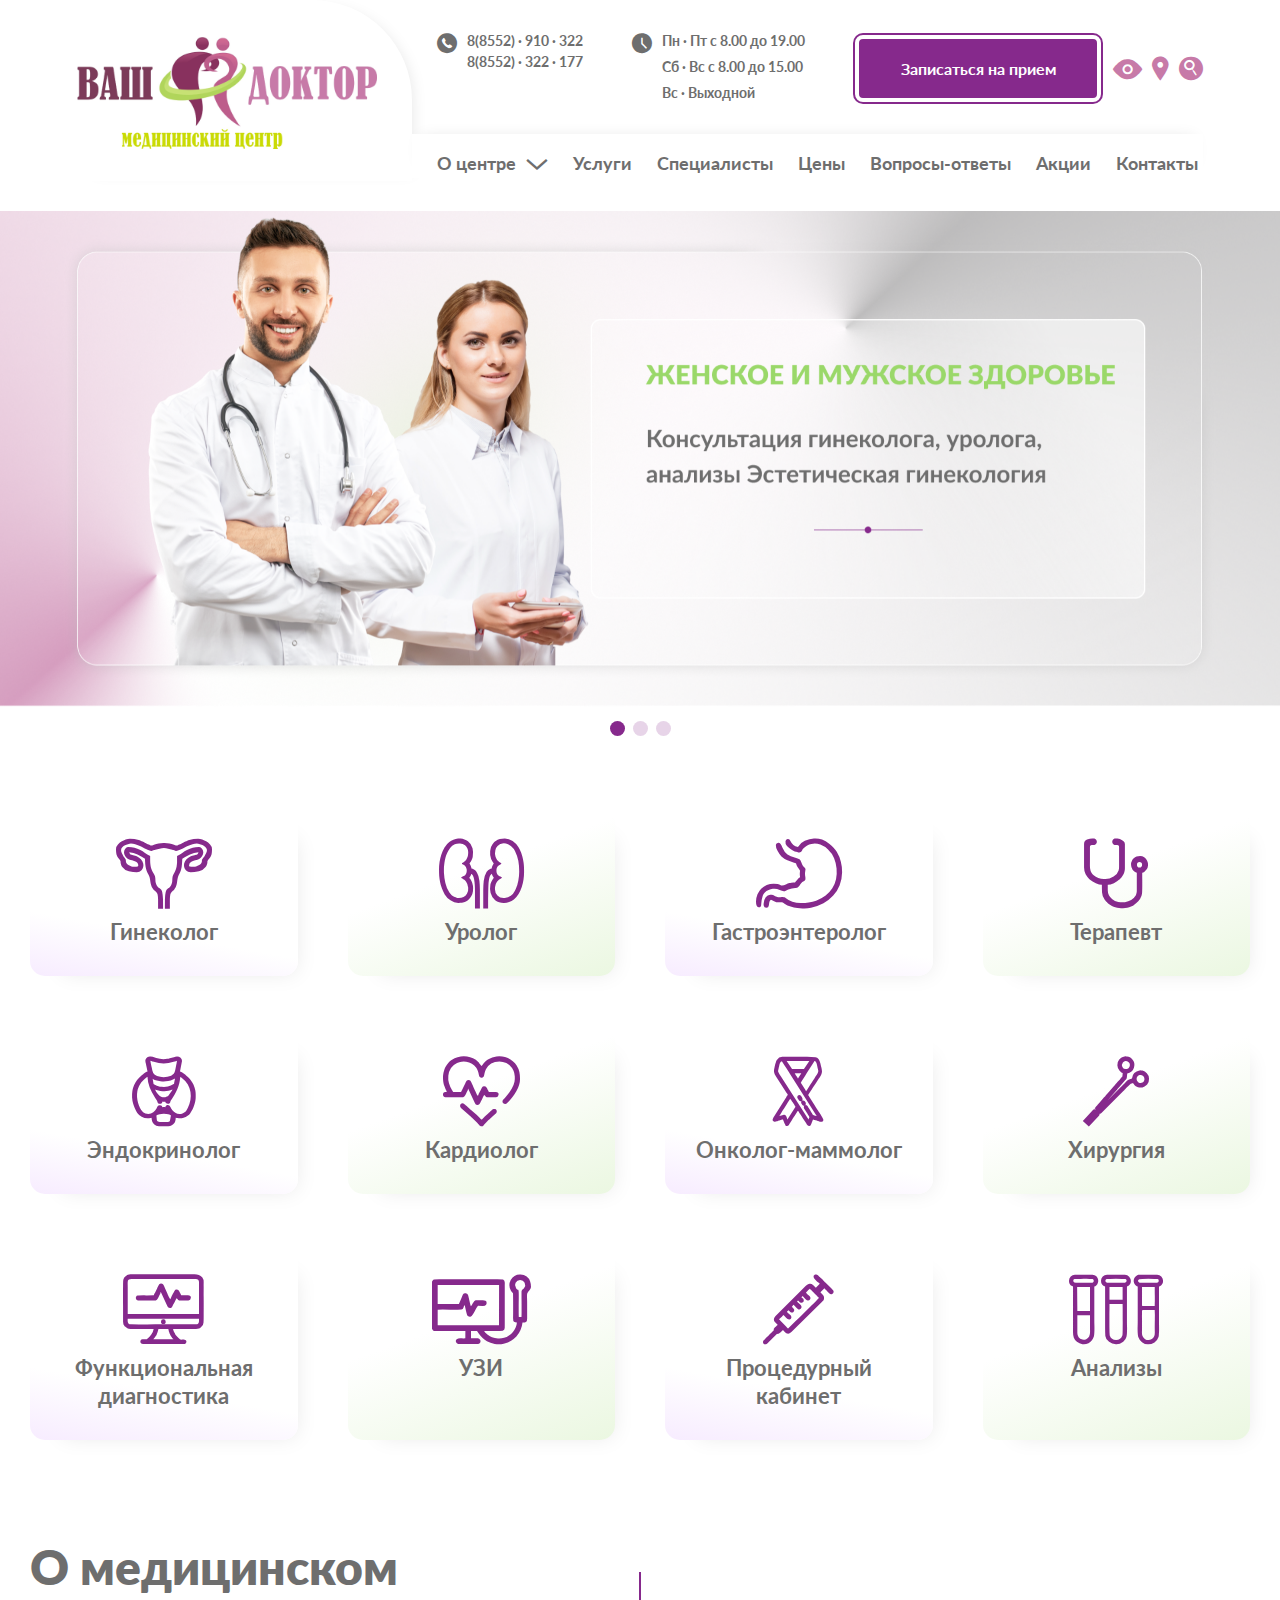
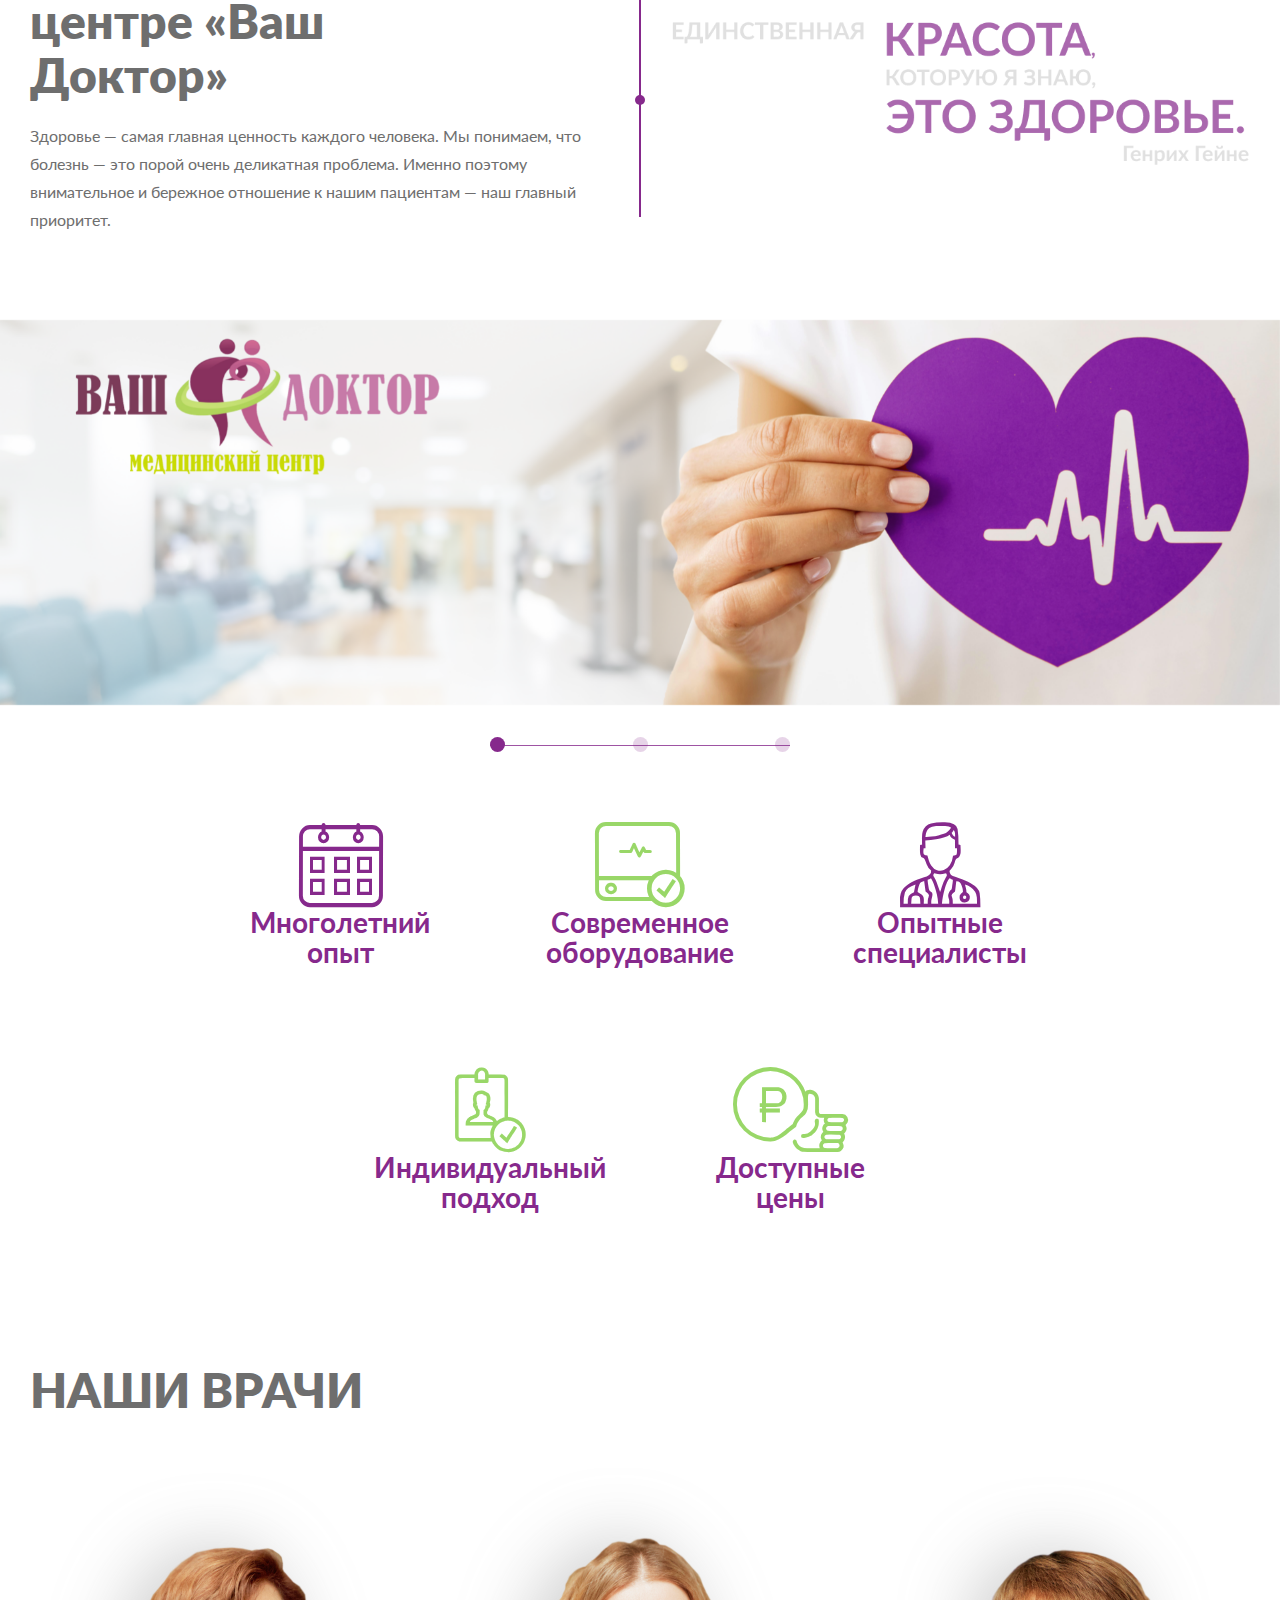
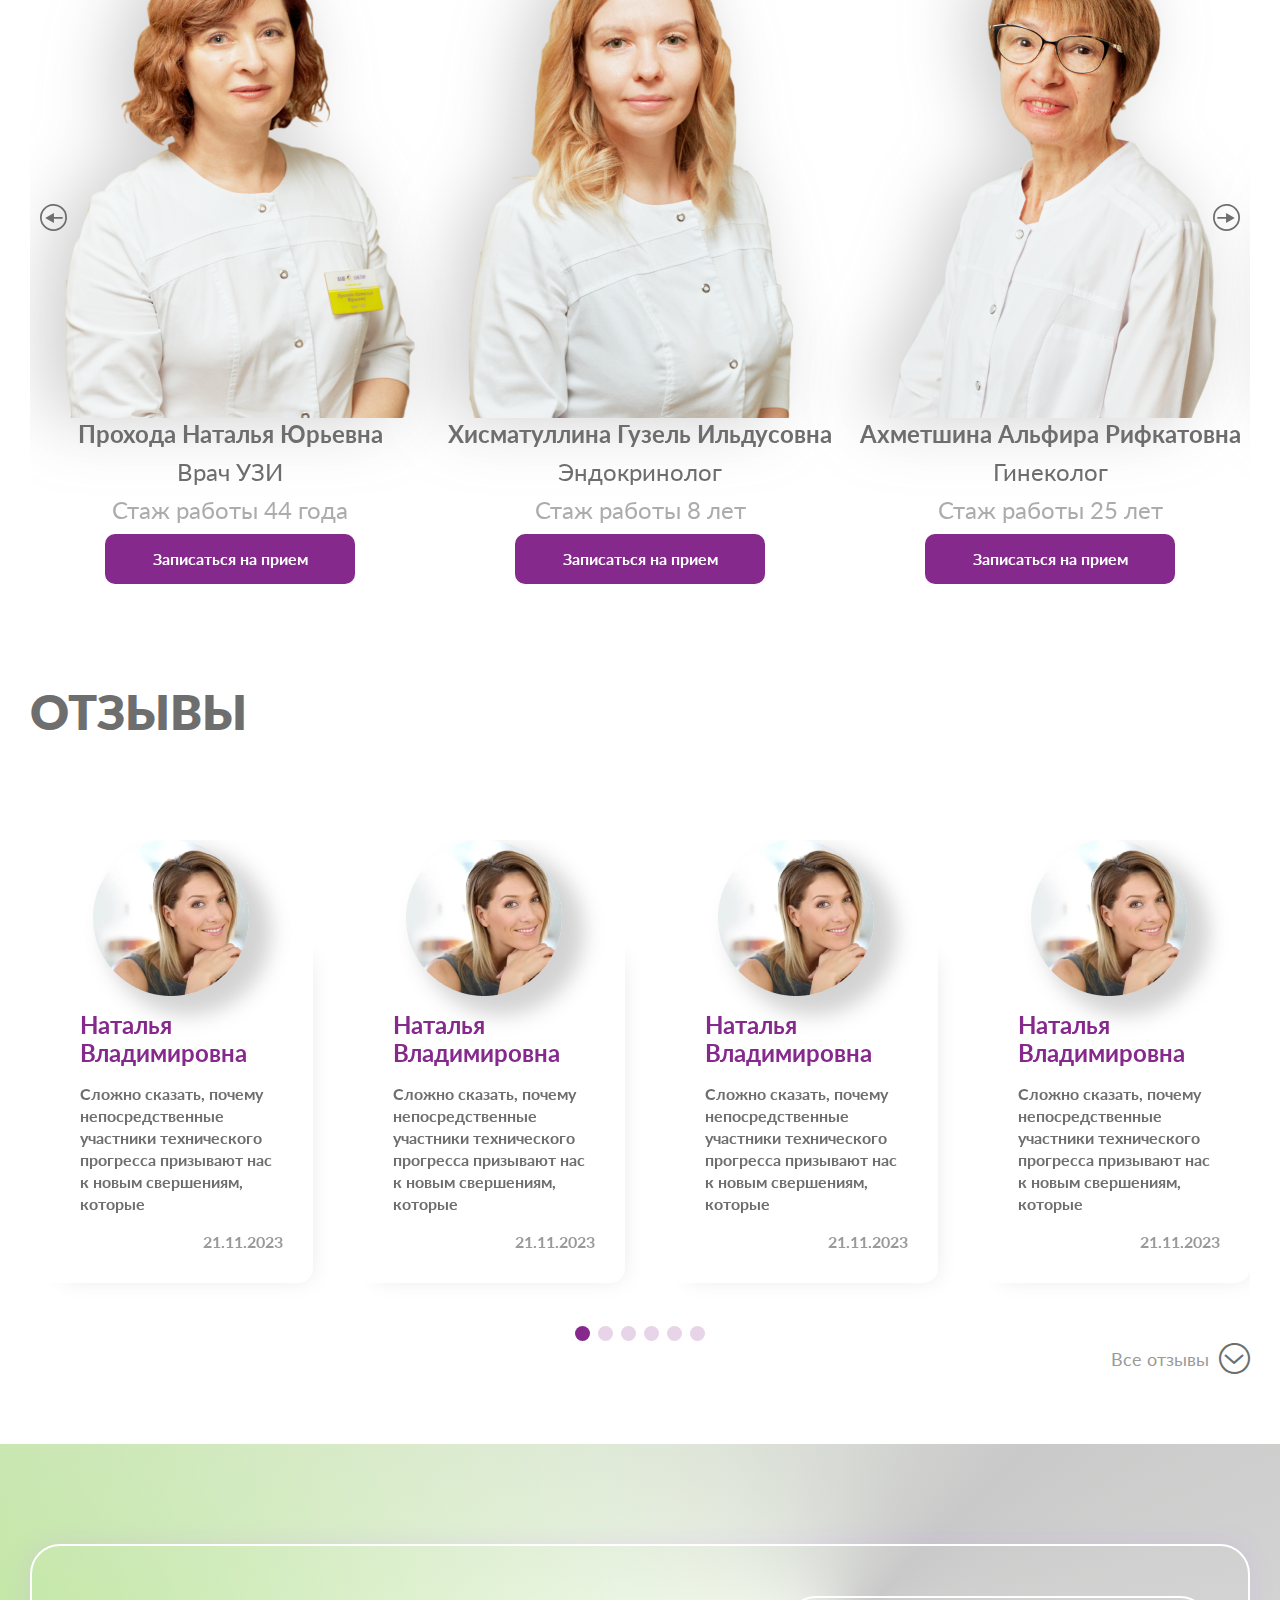
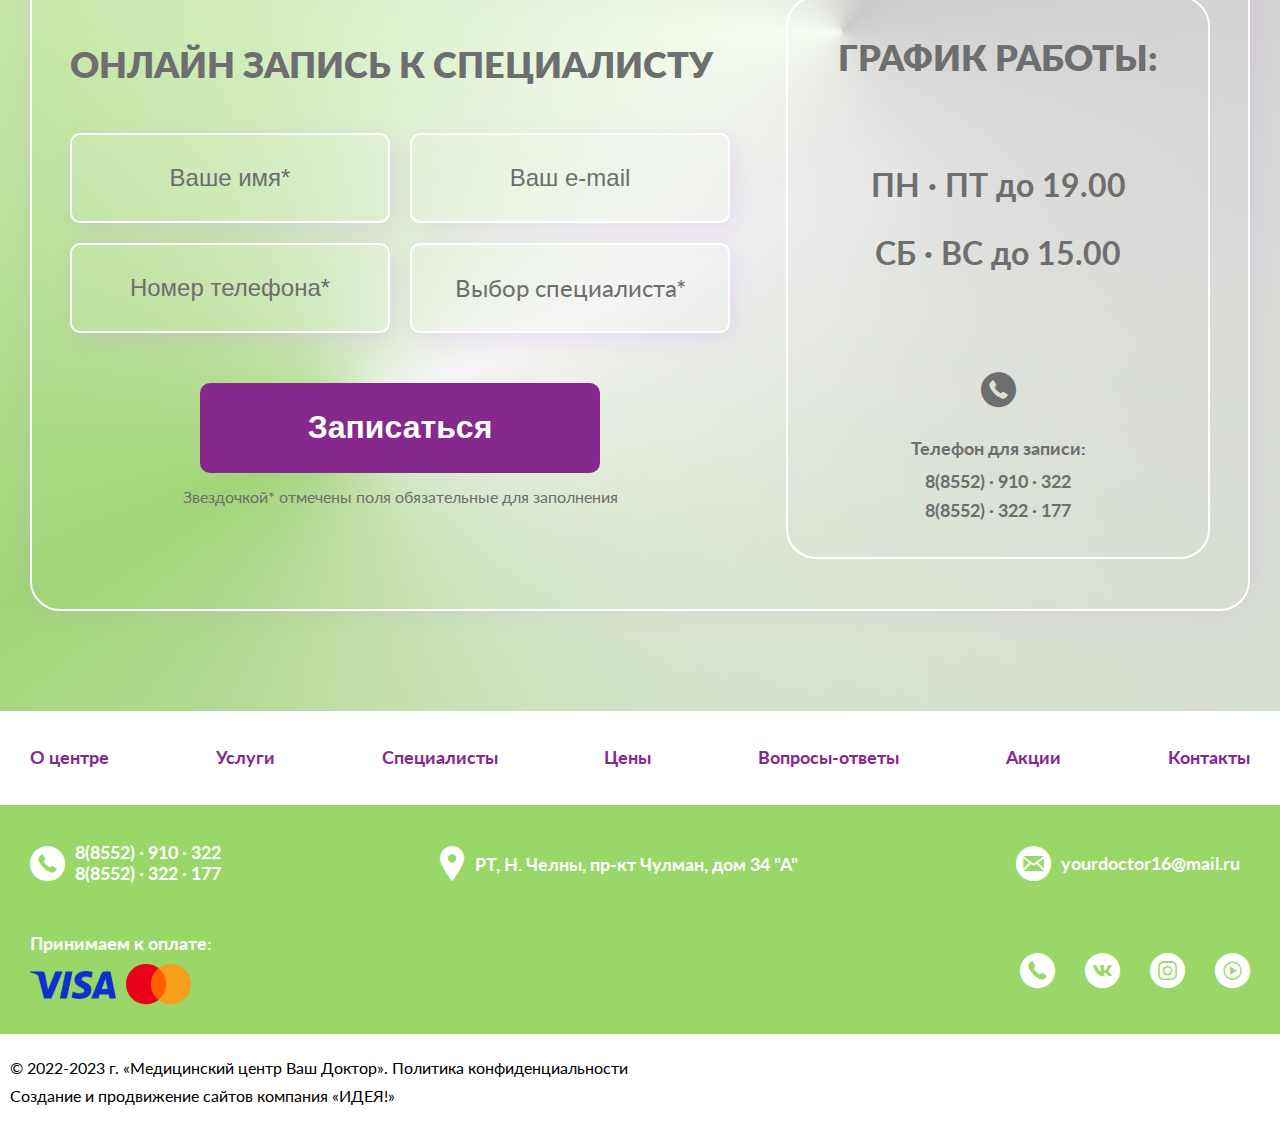
<file: index.html>
<!DOCTYPE html>
<html lang="en">

<head>
    <meta charset="UTF-8">
    <meta http-equiv="X-UA-Compatible" content="IE=edge">
    <meta name="viewport" content="width=device-width, initial-scale=1.0">
    <link rel="stylesheet" href="libs/swiper/swiper-bundle.css">
    <link rel="stylesheet" href="libs/choices/choices.css">
    <link rel="stylesheet" href="css/style.css">
    <title>Главная</title>
</head>

<body>
    <div class="wrapper">
        <header>
            <div class="header__container container">
                <div class="menu__icon">
                    <span></span>
                </div>
                <div class="header__left">
                    <a href="index.html">
                        <img src="img/icons/logo.png" alt="your-doctor">
                    </a>
                </div>
                <div class="header__tel">
                    <div class="header-tel__icon icon-tel"></div>
                    <a href="tel:8(8552)910322">8(8552) · 910 · 322</a>
                </div>
                <div class="header__right">
                    <div class="header-right__up">
                        <div class="header-right__contacts">
                            <div class="contacts__icon icon-tel"></div>
                            <div class="contacts__phones">
                                <div class="header-contacts__first">
                                    <a href="tel:8(8552)910322">8(8552) · 910 · 322</a>
                                </div>
                                <div class="header-contacts__second">
                                    <a href="tel:8(8552)322177">8(8552) · 322 · 177</a>
                                </div>
                            </div>
                        </div>
                        <div class="header-right__times">
                            <div class="times__icon icon-time"></div>
                            <span class="times__text">Время работы:</span>
                            <ul class="times__list">
                                <li>Пн · Пт с 8.00 до 19.00</li>
                                <li>Сб · Вс с 8.00 до 15.00</li>
                                <li>Вс · Выходной</li>
                            </ul>
                        </div>
                        <div class="header-right__buttons">
                            <a href="#popup-reception" class="button">Записаться на прием</a>
                            <div class="header-right__icons">
                                <div class="header-right__poor-vision">
                                    <a href="#" class="icon-eye"></a>
                                </div>
                                <div class="header-right__map">
                                    <a href="#popup-map" class="icon-map"></a>
                                </div>
                                <div class="header-right__search">
                                    <a href="#popup-search" class="icon-search"></a>
                                </div>
                            </div>
                        </div>
                    </div>
                    <div class="header-right__down">
                        <nav class="header-right__menu">
                            <ul class="menu__list">
                                <li class="menu__item">
                                    <a href="about.html" class="menu__link">О центре</a>
                                    <span class="menu__arrow icon-arrow3"></span>
                                    <ul class="menu__sub-list">
                                        <li>
                                            <a href="reviews.html" class="menu__sub-link">Отзывы</a>
                                        </li>
                                        <li>
                                            <a href="licenses.html" class="menu__sub-link">Лицензии</a>
                                        </li>
                                        <li>
                                            <a href="consumer-information.html" class="menu__sub-link">Информация для
                                                потребителей</a>
                                        </li>
                                    </ul>
                                </li>
                                <li class="menu__item">
                                    <a href="services.html" class="menu__link">Услуги</a>
                                </li>
                                <li class="menu__item">
                                    <a href="specialists.html" class="menu__link">Специалисты</a>
                                </li>
                                <li class="menu__item">
                                    <a href="prices.html" class="menu__link">Цены</a>
                                </li>
                                <li class="menu__item">
                                    <a href="questions.html" class="menu__link">Вопросы-ответы</a>
                                </li>
                                <li class="menu__item">
                                    <a href="offers.html" class="menu__link">Акции</a>
                                </li>
                                <li class="menu__item">
                                    <a href="contacts.html" class="menu__link">Контакты</a>
                                </li>
                            </ul>
                        </nav>
                    </div>
                </div>
            </div>
        </header>
        <main class="page">
            <section class="first__slider">
                <div class="first-slider swiper">
                    <div class="first-slider__wrapper swiper-wrapper">
                        <div class="first-slider__slide swiper-slide">
                            <div class="first-slider__img">
                                <a href="#">
                                    <picture>
                                        <source srcset="img/first.png" type="image/png" media="(min-width:768px)">
                                        <source srcset="img/first-2.png" type="image/png" media="(max-width:768px)">
                                        <img src="img/first.png" alt="">
                                    </picture>
                                </a>
                            </div>
                        </div>
                        <div class="first-slider__slide swiper-slide">
                            <div class="first-slider__img">
                                <a href="#">
                                    <picture>
                                        <source srcset="img/first.png" type="image/png" media="(min-width:768px)">
                                        <source srcset="img/first-2.png" type="image/png" media="(max-width:768px)">
                                        <img src="img/first.png" alt="">
                                    </picture>
                                </a>
                            </div>
                        </div>
                        <div class="first-slider__slide swiper-slide">
                            <div class="first-slider__img">
                                <a href="#">
                                    <picture>
                                        <source srcset="img/first.png" type="image/png" media="(min-width:768px)">
                                        <source srcset="img/first-2.png" type="image/png" media="(max-width:768px)">
                                        <img src="img/first.png" alt="">
                                    </picture>
                                </a>
                            </div>
                        </div>
                    </div>
                    <div class="swiper-pagination"></div>
                </div>
            </section>

            <section class="doctors">
                <div class="doctors__container container">
                    <div class="doctors__body">
                        <a href="service.html" class="doctors__doctors-item doctors-item purple">
                            <div class="doctors-item__icon-block">
                                <div class="doctors__icon icon-gynecolog"></div>
                            </div>
                            <span>Гинеколог</span>
                        </a>
                        <a href="service.html" class="doctors__doctors-item doctors-item green">
                            <div class="doctors-item__icon-block">
                                <div class="doctors__icon icon-urolog"></div>
                            </div>
                            <span>Уролог</span>
                        </a>
                        <a href="service.html" class="doctors__doctors-item doctors-item purple">
                            <div class="doctors-item__icon-block">
                                <div class="doctors__icon icon-gastro"></div>
                            </div>
                            <span>Гастроэнтеролог</span>
                        </a>
                        <a href="service.html" class="doctors__doctors-item doctors-item green">
                            <div class="doctors-item__icon-block">
                                <div class="doctors__icon icon-therap"></div>
                            </div>
                            <span>Терапевт</span>
                        </a>
                        <a href="service.html" class="doctors__doctors-item doctors-item purple">
                            <div class="doctors-item__icon-block">
                                <div class="doctors__icon icon-endocrin"></div>
                            </div>
                            <span>Эндокринолог</span>
                        </a>
                        <a href="service.html" class="doctors__doctors-item doctors-item green">
                            <div class="doctors-item__icon-block">
                                <div class="doctors__icon icon-cardio"></div>
                            </div>
                            <span>Кардиолог</span>
                        </a>
                        <a href="service.html" class="doctors__doctors-item doctors-item purple">
                            <div class="doctors-item__icon-block">
                                <div class="doctors__icon icon-mamolog"></div>
                            </div>
                            <span>Онколог-маммолог</span>
                        </a>
                        <a href="service.html" class="doctors__doctors-item doctors-item green">
                            <div class="doctors-item__icon-block">
                                <div class="doctors__icon icon-surgeon"></div>
                            </div>
                            <span>Хирургия</span>
                        </a>
                        <a href="service.html" class="doctors__doctors-item doctors-item purple">
                            <div class="doctors-item__icon-block">
                                <div class="doctors__icon icon-diagnost"></div>
                            </div>
                            <span>Функциональная диагностика</span>
                        </a>
                        <a href="service.html" class="doctors__doctors-item doctors-item green">
                            <div class="doctors-item__icon-block">
                                <div class="doctors__icon icon-uzi"></div>
                            </div>
                            <span>УЗИ</span>
                        </a>
                        <a href="service.html" class="doctors__doctors-item doctors-item purple">
                            <div class="doctors-item__icon-block">
                                <div class="doctors__icon icon-procedure"></div>
                            </div>
                            <span>Процедурный кабинет</span>
                        </a>
                        <a href="service.html" class="doctors__doctors-item doctors-item green">
                            <div class="doctors-item__icon-block">
                                <div class="doctors__icon icon-analis"></div>
                            </div>
                            <span>Анализы</span>
                        </a>
                    </div>
                </div>
                <div class="scroll-up">
                    <div class="scroll-up__icon icon-arrow2"></div>
                </div>
            </section>

            <section class="quote">
                <div class="quote__container container">
                    <div class="quote__left">
                        <h1 class="quote__tittle">О медицинском центре «Ваш Доктор»</h1>
                        <p>Здоровье — самая главная ценность каждого человека. Мы понимаем, что болезнь — это порой
                            очень деликатная проблема. Именно поэтому внимательное и бережное отношение к нашим
                            пациентам — наш главный приоритет.</p>
                    </div>
                    <div class="quote__center">
                        <div class="quote__line">
                            <div class="quote__circle"></div>
                        </div>
                    </div>
                    <div class="quote__right">
                        <div class="quote-right__img">
                            <img src="img/quote.png" alt="">
                        </div>
                    </div>
                </div>
            </section>

            <section class="second__slider">
                <div class="second-slider swiper">
                    <div class="second-slider__wrapper swiper-wrapper">
                        <div class="second-slider__slide swiper-slide">
                            <div class="second-slider__img">
                                <img src="img/second.png" alt="">
                            </div>
                        </div>
                        <div class="second-slider__slide swiper-slide">
                            <div class="second-slider__img">
                                <img src="img/second.png" alt="">
                            </div>
                        </div>
                        <div class="second-slider__slide swiper-slide">
                            <div class="second-slider__img">
                                <img src="img/second.png" alt="">
                            </div>
                        </div>
                    </div>
                    <div class="swiper-pagination"></div>
                </div>
            </section>

            <section class="feauters">
                <div class="feauters__container container">
                    <div class="feauters__items">
                        <div class="feauters__item">
                            <div class="feauters-item__icon icon-calendar"></div>
                            <div class="feauters-item__tittle">
                                <span>Многолетний опыт</span>
                            </div>
                        </div>
                        <div class="feauters__item">
                            <div class="feauters-item__icon icon-equipment green-icon"></div>
                            <div class="feauters-item__tittle">
                                <span>Современное оборудование</span>
                            </div>
                        </div>
                        <div class="feauters__item">
                            <div class="feauters-item__icon icon-specialist"></div>
                            <div class="feauters-item__tittle">
                                <span>Опытные специалисты</span>
                            </div>
                        </div>
                        <div class="feauters__item">
                            <div class="feauters-item__icon icon-individual green-icon"></div>
                            <div class="feauters-item__tittle">
                                <span>Индивидуальный подход</span>
                            </div>
                        </div>
                        <div class="feauters__item">
                            <div class="feauters-item__icon icon-prices green-icon"></div>
                            <div class="feauters-item__tittle">
                                <span>Доступные цены</span>
                            </div>
                        </div>
                    </div>
                </div>
            </section>

            <section class="third__slider container">
                <h2 class="third-slider__tittle">
                    <a href="#">Наши врачи</a>
                </h2>
                <div class="third-slider swiper">
                    <div class="third-slider__wrapper swiper-wrapper">
                        <div class="third-slider__slide swiper-slide">
                            <div class="third-slider__block">
                                <div class="third-slider__img">
                                    <a href="specialist.html">
                                        <img src="img/photo1.png" alt="">
                                    </a>
                                </div>
                                <div class="third-slider__text-block">
                                    <a href="specialist.html"><span class="doctor-name">Прохода Наталья Юрьевна</span></a>
                                    <a href="service.html"><span class="speciality">Врач УЗИ</span></a>
                                    <span class="stage">Стаж работы 44 года</span>
                                </div>
                                <div class="third-slider__button-block">
                                    <a href="#popup-reception" class="third-slider__button">Записаться на прием</a>
                                </div>
                            </div>
                        </div>
                        <div class="third-slider__slide swiper-slide">
                            <div class="third-slider__block">
                                <div class="third-slider__img">
                                    <a href="specialist.html">
                                        <img src="img/photo2.png" alt="">
                                    </a>
                                </div>
                                <div class="third-slider__text-block">
                                    <a href="specialist.html"><span class="doctor-name">Хисматуллина Гузель Ильдусовна</span></a>
                                    <a href="service.html"><span class="speciality">Эндокринолог</span></a>
                                    <span class="stage">Стаж работы 8 лет</span>
                                </div>
                                <div class="third-slider__button-block">
                                    <a href="#popup-reception" class="third-slider__button">Записаться на прием</a>
                                </div>
                            </div>
                        </div>
                        <div class="third-slider__slide swiper-slide">
                            <div class="third-slider__block">
                                <div class="third-slider__img">
                                    <a href="specialist.html">
                                        <img src="img/photo3.png" alt="">
                                    </a>
                                </div>
                                <div class="third-slider__text-block">
                                    <a href="specialist.html"><span class="doctor-name">Ахметшина Альфира Рифкатовна</span></a>
                                    <a href="service.html"><span class="speciality">Гинеколог</span></a>
                                    <span class="stage">Стаж работы 25 лет</span>
                                </div>
                                <div class="third-slider__button-block">
                                    <a href="#popup-reception" class="third-slider__button">Записаться на прием</a>
                                </div>
                            </div>
                        </div>
                        <div class="third-slider__slide swiper-slide">
                            <div class="third-slider__block">
                                <div class="third-slider__img">
                                    <a href="specialist.html">
                                        <img src="img/photo1.png" alt="">
                                    </a>
                                </div>
                                <div class="third-slider__text-block">
                                    <a href="specialist.html"><span class="doctor-name">Прохода Наталья Юрьевна</span></a>
                                    <a href="service.html"><span class="speciality">Врач УЗИ</span></a>
                                    <span class="stage">Стаж работы 44 года</span>
                                </div>
                                <div class="third-slider__button-block">
                                    <a href="#popup-reception" class="third-slider__button">Записаться на прием</a>
                                </div>
                            </div>
                        </div>
                        <div class="third-slider__slide swiper-slide">
                            <div class="third-slider__block">
                                <div class="third-slider__img">
                                    <a href="specialist.html">
                                        <img src="img/photo2.png" alt="">
                                    </a>
                                </div>
                                <div class="third-slider__text-block">
                                    <a href="specialist.html"><span class="doctor-name">Хисматуллина Гузель Ильдусовна</span></a>
                                    <a href="service.html"><span class="speciality">Эндокринолог</span></a>
                                    <span class="stage">Стаж работы 8 лет</span>
                                </div>
                                <div class="third-slider__button-block">
                                    <a href="#popup-reception" class="third-slider__button">Записаться на прием</a>
                                </div>
                            </div>
                        </div>
                        <div class="third-slider__slide swiper-slide">
                            <div class="third-slider__block">
                                <div class="third-slider__img">
                                    <a href="specialist.html">
                                        <img src="img/photo3.png" alt="">
                                    </a>
                                </div>
                                <div class="third-slider__text-block">
                                    <a href="specialist.html"><span class="doctor-name">Ахметшина Альфира Рифкатовна</span></a>
                                    <a href="service.html"><span class="speciality">Гинеколог</span></a>
                                    <span class="stage">Стаж работы 25 лет</span>
                                </div>
                                <div class="third-slider__button-block">
                                    <a href="#popup-reception" class="third-slider__button">Записаться на прием</a>
                                </div>
                            </div>
                        </div>
                    </div>
                    <div class="swiper-button-next"></div>
                    <div class="swiper-button-prev"></div>
                </div>
            </section>

            <section class="reviews container">
                <h2 class="reviews__tittle">
                    <a href="#">Отзывы</a>
                </h2>
                <div class="reviews-slider swiper">
                    <div class="reviews-slider__wrapper swiper-wrapper">
                        <!-- <div class="reviews-slider__slide swiper-slide">
                            <div class="reviews-slider__body">
                                <div class="reviews-slider__img">
                                    <img src="img/review.png" alt="">
                                </div>
                                <div class="reviews-slider__text-block">
                                    <a href="reviews.html"><span class="reviews-slider__tittle">Наталья Владимировна</span></a>
                                    <p class="reviews-slider__text-review">Сложно сказать, почему непосредственные
                                        участники технического прогресса призывают нас к новым свершениям, которые</p>
                                    <span class="reviews-slider__date">21.11.2023</span>
                                </div>
                            </div>
                        </div>
                        <div class="reviews-slider__slide swiper-slide">
                            <div class="reviews-slider__body">
                                <div class="reviews-slider__img">
                                    <img src="img/review.png" alt="">
                                </div>
                                <div class="reviews-slider__text-block">
                                    <a href="reviews.html"><span class="reviews-slider__tittle">Наталья Владимировна</span></a>
                                    <p class="reviews-slider__text-review">Сложно сказать, почему непосредственные
                                        участники технического прогресса призывают нас к новым свершениям, которые</p>
                                    <span class="reviews-slider__date">21.11.2023</span>
                                </div>
                            </div>
                        </div> -->
                        <div class="reviews-slider__slide swiper-slide">
                            <div class="reviews-slider__body">
                                <div class="reviews-slider__img">
                                    <img src="img/review.png" alt="">
                                </div>
                                <div class="reviews-slider__text-block">
                                    <a href="reviews.html"><span class="reviews-slider__tittle">Наталья Владимировна</span></a>
                                    <p class="reviews-slider__text-review">Сложно сказать, почему непосредственные
                                        участники технического прогресса призывают нас к новым свершениям, которые</p>
                                    <span class="reviews-slider__date">21.11.2023</span>
                                </div>
                            </div>
                        </div>
                        <div class="reviews-slider__slide swiper-slide">
                            <div class="reviews-slider__body">
                                <div class="reviews-slider__img">
                                    <img src="img/review.png" alt="">
                                </div>
                                <div class="reviews-slider__text-block">
                                    <a href="reviews.html"><span class="reviews-slider__tittle">Наталья Владимировна</span></a>
                                    <p class="reviews-slider__text-review">Сложно сказать, почему непосредственные
                                        участники технического прогресса призывают нас к новым свершениям, которые</p>
                                    <span class="reviews-slider__date">21.11.2023</span>
                                </div>
                            </div>
                        </div>
                        <div class="reviews-slider__slide swiper-slide">
                            <div class="reviews-slider__body">
                                <div class="reviews-slider__img">
                                    <img src="img/review.png" alt="">
                                </div>
                                <div class="reviews-slider__text-block">
                                    <a href="reviews.html"><span class="reviews-slider__tittle">Наталья Владимировна</span></a>
                                    <p class="reviews-slider__text-review">Сложно сказать, почему непосредственные
                                        участники технического прогресса призывают нас к новым свершениям, которые</p>
                                    <span class="reviews-slider__date">21.11.2023</span>
                                </div>
                            </div>
                        </div>
                        <div class="reviews-slider__slide swiper-slide">
                            <div class="reviews-slider__body">
                                <div class="reviews-slider__img">
                                    <img src="img/review.png" alt="">
                                </div>
                                <div class="reviews-slider__text-block">
                                    <a href="reviews.html"><span class="reviews-slider__tittle">Наталья Владимировна</span></a>
                                    <p class="reviews-slider__text-review">Сложно сказать, почему непосредственные
                                        участники технического прогресса призывают нас к новым свершениям, которые</p>
                                    <span class="reviews-slider__date">21.11.2023</span>
                                </div>
                            </div>
                        </div>
                        <div class="reviews-slider__slide swiper-slide">
                            <div class="reviews-slider__body">
                                <div class="reviews-slider__img">
                                    <img src="img/review.png" alt="">
                                </div>
                                <div class="reviews-slider__text-block">
                                    <a href="reviews.html"><span class="reviews-slider__tittle">Наталья Владимировна</span></a>
                                    <p class="reviews-slider__text-review">Сложно сказать, почему непосредственные
                                        участники технического прогресса призывают нас к новым свершениям, которые</p>
                                    <span class="reviews-slider__date">21.11.2023</span>
                                </div>
                            </div>
                        </div>
                        <div class="reviews-slider__slide swiper-slide">
                            <div class="reviews-slider__body">
                                <div class="reviews-slider__img">
                                    <img src="img/review.png" alt="">
                                </div>
                                <div class="reviews-slider__text-block">
                                    <a href="reviews.html"><span class="reviews-slider__tittle">Наталья Владимировна</span></a>
                                    <p class="reviews-slider__text-review">Сложно сказать, почему непосредственные
                                        участники технического прогресса призывают нас к новым свершениям, которые</p>
                                    <span class="reviews-slider__date">21.11.2023</span>
                                </div>
                            </div>
                        </div>
                    </div>
                    <div class="swiper-pagination"></div>
                </div>
                <div class="reviews-slider__all-button">
                    <a href="reviews.html">Все отзывы</a>
                    <span class="review__arrow icon-arrow2"></span>
                </div>
            </section>

            <section class="registration">
                <div class="registration__container container">
                    <div class="registration__body">
                        <div class="registration__left">
                            <div class="form">
                                <form action="#" id="form" class="form__body">
                                    <div class="registration__subtittle subtittle">Онлайн запись к специалисту</div>
                                    <div class="form__grid-body">
                                        <div class="form__item">
                                            <input id="formName" type="text" name="name" class="form__input" placeholder="Ваше имя*">
                                        </div>
                                        <div class="form__item">
                                            <input id="formEmail" type="email" name="email" class="form__input"
                                                placeholder="Ваш e-mail">
                                        </div>
                                        <div class="form__item">
                                            <input id="formPhone" type="tel" name="phone"
                                                class="form__input" placeholder="Номер телефона*">
                                        </div>
                                        <div class="form__item">
                                            <select name="specialist" id="formSpecialist" class="form__select">
                                                <option value="" disabled selected hidden>Выбор специалиста*</option>
                                                <option value="Гинеколог">Гинеколог</option>
                                                <option value="Уролог">Уролог</option>
                                                <option value="Гастроэнтеролог">Гастроэнтеролог</option>
                                                <option value="Хирургия">Хирургия</option>
                                                <option value="Эндокринолог">Эндокринолог</option>
                                                <option value="Кардиолог">Кардиолог</option>
                                            </select>

                                        </div>
                                    </div>
                                    <button type="submit" class="form__button">Записаться</button>
                                </form>
                            </div>
                            <p class="registration-left__text">Звездочкой* отмечены поля обязательные для заполнения</p>
                        </div>
                        <div class="registration__right">
                            <div class="registration-right__tittle">ГРАФИК РАБОТЫ:</div>
                            <div class="registration-right__times">
                                <span class="registration-right__time1">ПН · ПТ до 19.00</span>
                                <span class="registration-right__time2">СБ · ВС до 15.00</span>
                            </div>
                            <div class="registration-right__contacts">
                                <div class="registration-right__contacts-icon icon-tel"></div>
                                <span class="registration-right__contacts-tittle">Телефон для записи:</span>
                                <a href="tel:8(8552)910322">8(8552) · 910 · 322</a>
                                <a href="tel:8(8552)322177">8(8552) · 322 · 177</a>
                            </div>
                        </div>
                    </div>
                </div>
            </section>

            <div class="scroll-up">
                <div class="scroll-up__icon icon-arrow2"></div>
            </div>
        </main>
        <footer>
            <div class="footer__logo">
                <a href="#">
                    <img src="img/icons/logo.svg" alt="">
                </a>
            </div>
            <div class="footer__menu container">
                <ul class="footer-menu__list">
                    <li class="footer-menu__item">
                        <a href="about.html" class="menu__link">О центре</a>
                    </li>
                    <li class="footer-menu__item">
                        <a href="services.html" class="menu__link">Услуги</a>
                    </li>
                    <li class="footer-menu__item">
                        <a href="specialists.html" class="menu__link">Специалисты</a>
                    </li>
                    <li class="footer-menu__item">
                        <a href="prices.html" class="menu__link">Цены</a>
                    </li>
                    <li class="footer-menu__item">
                        <a href="questions.html" class="menu__link">Вопросы-ответы</a>
                    </li>
                    <li class="footer-menu__item">
                        <a href="offers.html" class="menu__link">Акции</a>
                    </li>
                    <li class="footer-menu__item">
                        <a href="contacts.html" class="menu__link">Контакты</a>
                    </li>
                </ul>
            </div>
            <div class="footer__connect">
                <div class="footer-contacts__container container">
                    <div class="footer__up">
                        <div class="footer__contacts">
                            <div class="footer-contacts__icon icon-tel"></div>
                            <div class="footer-contacts__phones">
                                <div class="footer-contacts__first">
                                    <a href="tel:8(8552)910322">8(8552) · 910 · 322</a>
                                </div>
                                <div class="footer-contacts__second">
                                    <a href="tel:8(8552)322177">8(8552) · 322 · 177</a>
                                </div>
                            </div>
                        </div>
                        <div class="footer__map">
                            <div class="footer-map__icon icon-map"></div>
                            <div class="footer-map__text">
                                <span>РТ, Н. Челны, пр-кт Чулман, дом 34 "А"</span>
                            </div>
                        </div>
                        <div class="footer__mail">
                            <div class="footer-mail__icon icon-mail"></div>
                            <div class="footer-mail__contact">
                                <a href="mailto:yourdoctor16@mail.ru">yourdoctor16@mail.ru</a>
                            </div>
                        </div>
                    </div>
                    <div class="footer__down">
                        <div class="footer__pay">
                            <span>Принимаем к оплате:</span>
                            <div class="footer-pay__cards">
                                <div class="visa-card">
                                    <img src="img/icons/visa.svg" alt="">
                                </div>
                                <div class="master-card">
                                    <img src="img/icons/master.svg" alt="">
                                </div>
                            </div>
                        </div>
                        <ul class="footer__icons">
                            <li class="footer-icons__whatsup">
                                <a href="#" class="icon-tel"></a>
                            </li>
                            <li class="footer-icons__vk">
                                <a href="#" class="icon-vk"></a>
                            </li>
                            <li class="footer-icons__insta">
                                <a href="#" class="icon-insta"></a>
                            </li>
                            <li class="footer-icons__youtube">
                                <a href="#" class="icon-youtube"></a>
                            </li>
                        </ul>
                    </div>
                </div>
            </div>
            <div class="footer__copyright container">
                <div class="copyright__left">
                    <p>© 2022-2023 г. «Медицинский центр Ваш Доктор». <a href="#">Политика конфиденциальности</a></p>

                </div>
                <div class="copyright__right">
                    <p>Создание и продвижение сайтов компания <a href="#">«ИДЕЯ!»</a></p>
                </div>
            </div>
        </footer>
        <div id="popup-map" class="popup">
            <a href="#header" class="popup__area"></a>
            <div class="popup__body">
                <div class="popup__content">
                    <a href="#" class="popup__close"></a>
                    <div class="popup__tittle">Адрес</div>
                    <div class="popup__map">
                        <script type="text/javascript" charset="utf-8" async src="https://api-maps.yandex.ru/services/constructor/1.0/js/?um=constructor%3A2dccb7eb11f1e199bd2d010eefdd7bbd5aed097dd081a88835fa962e490e1b9f&amp;width=100%25&amp;height=400&amp;lang=ru_RU&amp;scroll=false"></script>
                    </div>
                </div>
            </div>
        </div>
        <div id="popup-search" class="popup">
            <a href="#header" class="popup__area"></a>
            <div class="popup__body">
                <div class="popup__content">
                    <a href="#" class="popup__close"></a>
                    <div class="popup__tittle">Поиск</div>
                    <form action="" method="get" class="form-search">
                        <input name="search" placeholder="Поиск" type="search" class="input-search">
                        <button type="submit" class="button-search"></button>
                    </form>
                </div>
            </div>
        </div>
        <div id="popup-reception" class="popup">
            <a href="#header" class="popup__area"></a>
            <div class="popup__body">
                <div class="popup__content popup-content__reception">
                    <a href="#" class="popup__close"></a>
                    <div class="popup__tittle">Записаться на прием</div>
                    <div class="popup-form">
                        <form action="#" id="form" class="form__body">
                            <div class="form__popup">
                                <div class="form__item">
                                    <input id="formName" type="text" name="name" class="form__input" placeholder="Ваше имя*">
                                </div>
                                <div class="form__item">
                                    <input id="formEmail" type="email" name="email" class="form__input" placeholder="Ваш e-mail">
                                </div>
                                <div class="form__item">
                                    <input id="formPhone" type="tel" name="phone" class="form__input" placeholder="Номер телефона*">
                                </div>
                                <div class="form__item">
                                    <select name="specialist" id="formSpecialist" class="form__select">
                                        <option value="" disabled selected hidden>Выбор специалиста*</option>
                                        <option value="Гинеколог">Гинеколог</option>
                                        <option value="Уролог">Уролог</option>
                                        <option value="Гастроэнтеролог">Гастроэнтеролог</option>
                                        <option value="Хирургия">Хирургия</option>
                                        <option value="Эндокринолог">Эндокринолог</option>
                                        <option value="Кардиолог">Кардиолог</option>
                                    </select>
                                </div>
                                <div class="form__item">
                                    <input id="formName" type="text" name="name" class="form__input" placeholder="Дата">
                                </div>
                                <div class="form__item">
                                    <input id="formName" type="text" name="name" class="form__input" placeholder="Время">
                                </div>
                                <div class="popup-checkbox">
                                    <input id="formAgreement" checked type="checkbox" name="agreemetn" class="checkbox__input">
                                    <label for="formAgreement" class="checkbox__label"><span>Нажимая кнопку, я даю свое согласие на обработку моих персональных данных в соответствии с законом № 152-ФЗ «О персональных данных» от 27.07.2006 и принимаю условия <a href="#">пользовательского соглашения.</a></span></label>
                                </div>
                            </div>
                            <button type="submit" class="form__button popup-button">Отправить</button>
                        </form>
                    </div>
                    <p class="popup-reception__text">Звездочкой* отмечены поля обязательные для заполнения</p>
                </div>
            </div>
        </div>
    </div>
    <script src="libs/imask/imask.js"></script>
    <script src="libs/swiper/swiper-bundle.js"></script>
    <script src="libs/choices/choices.js"></script>
    <script src="js/app.js"></script>
</body>

</html>
</file>
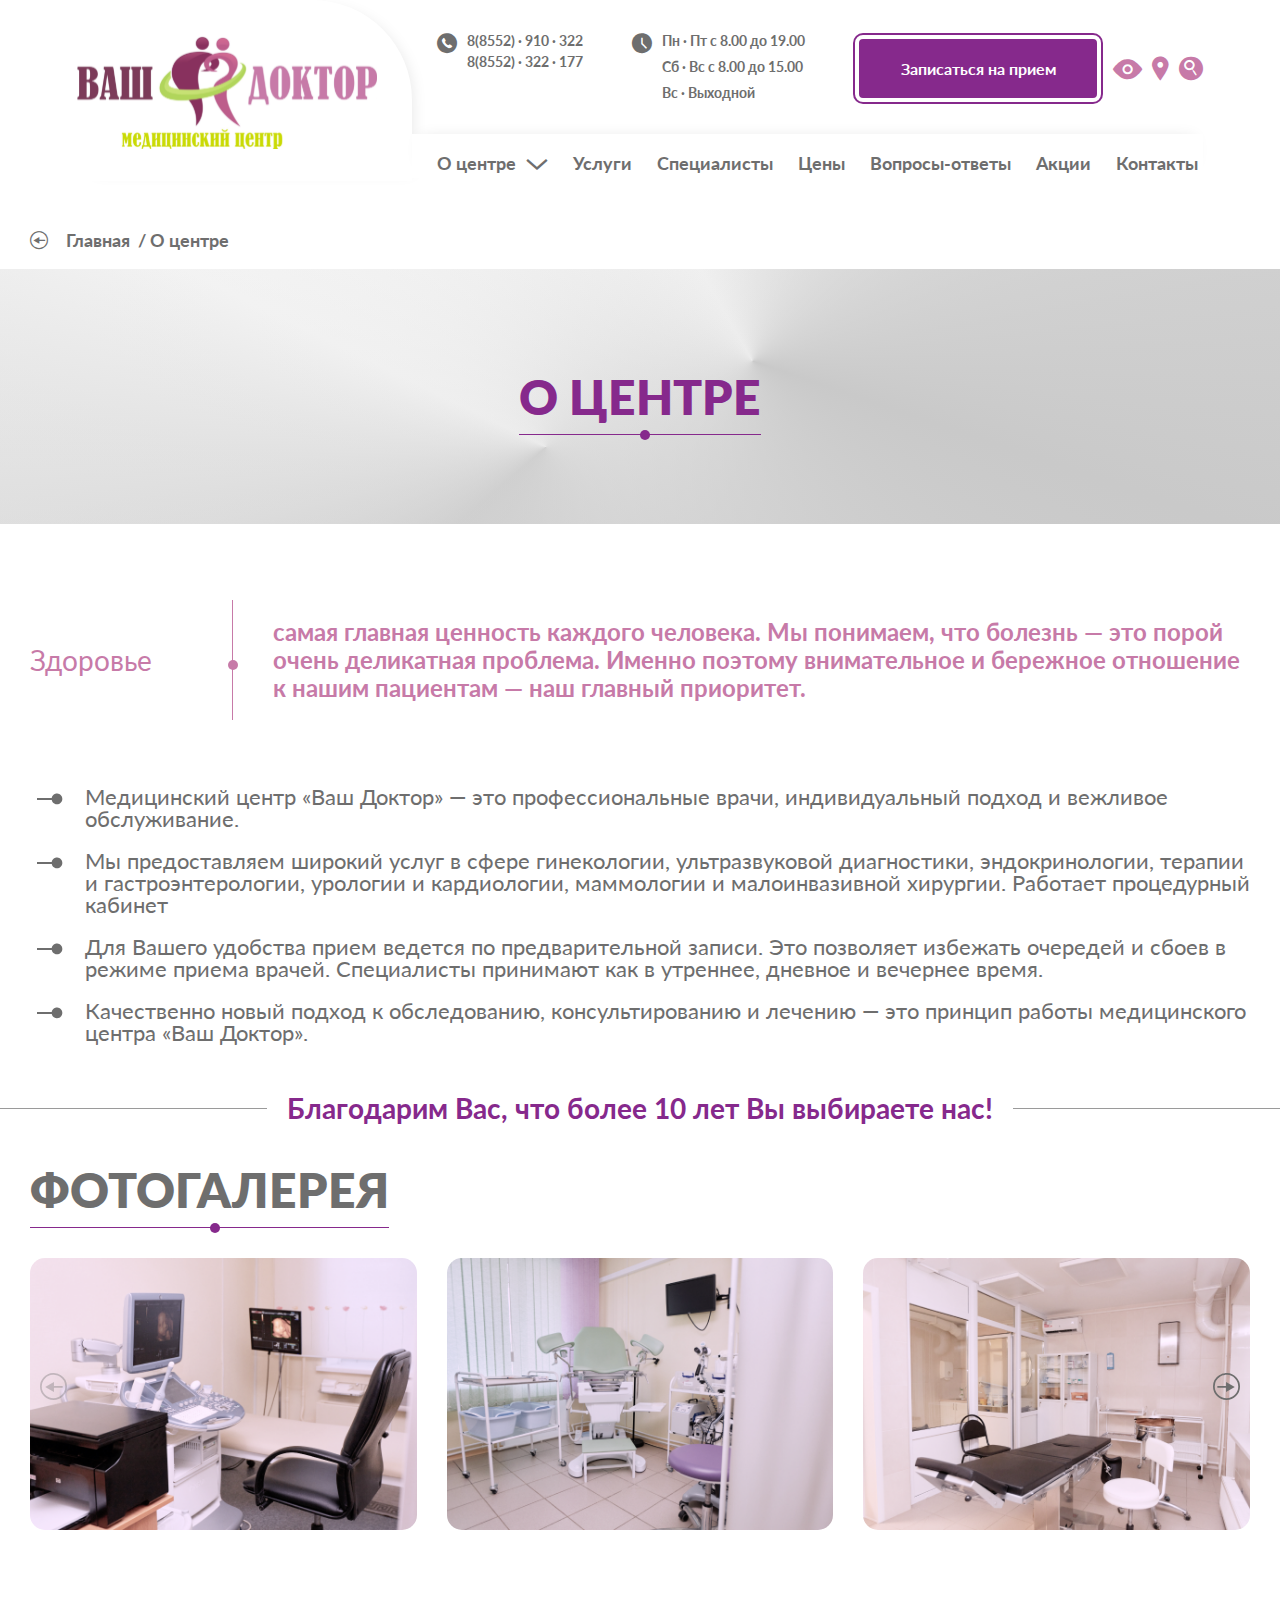
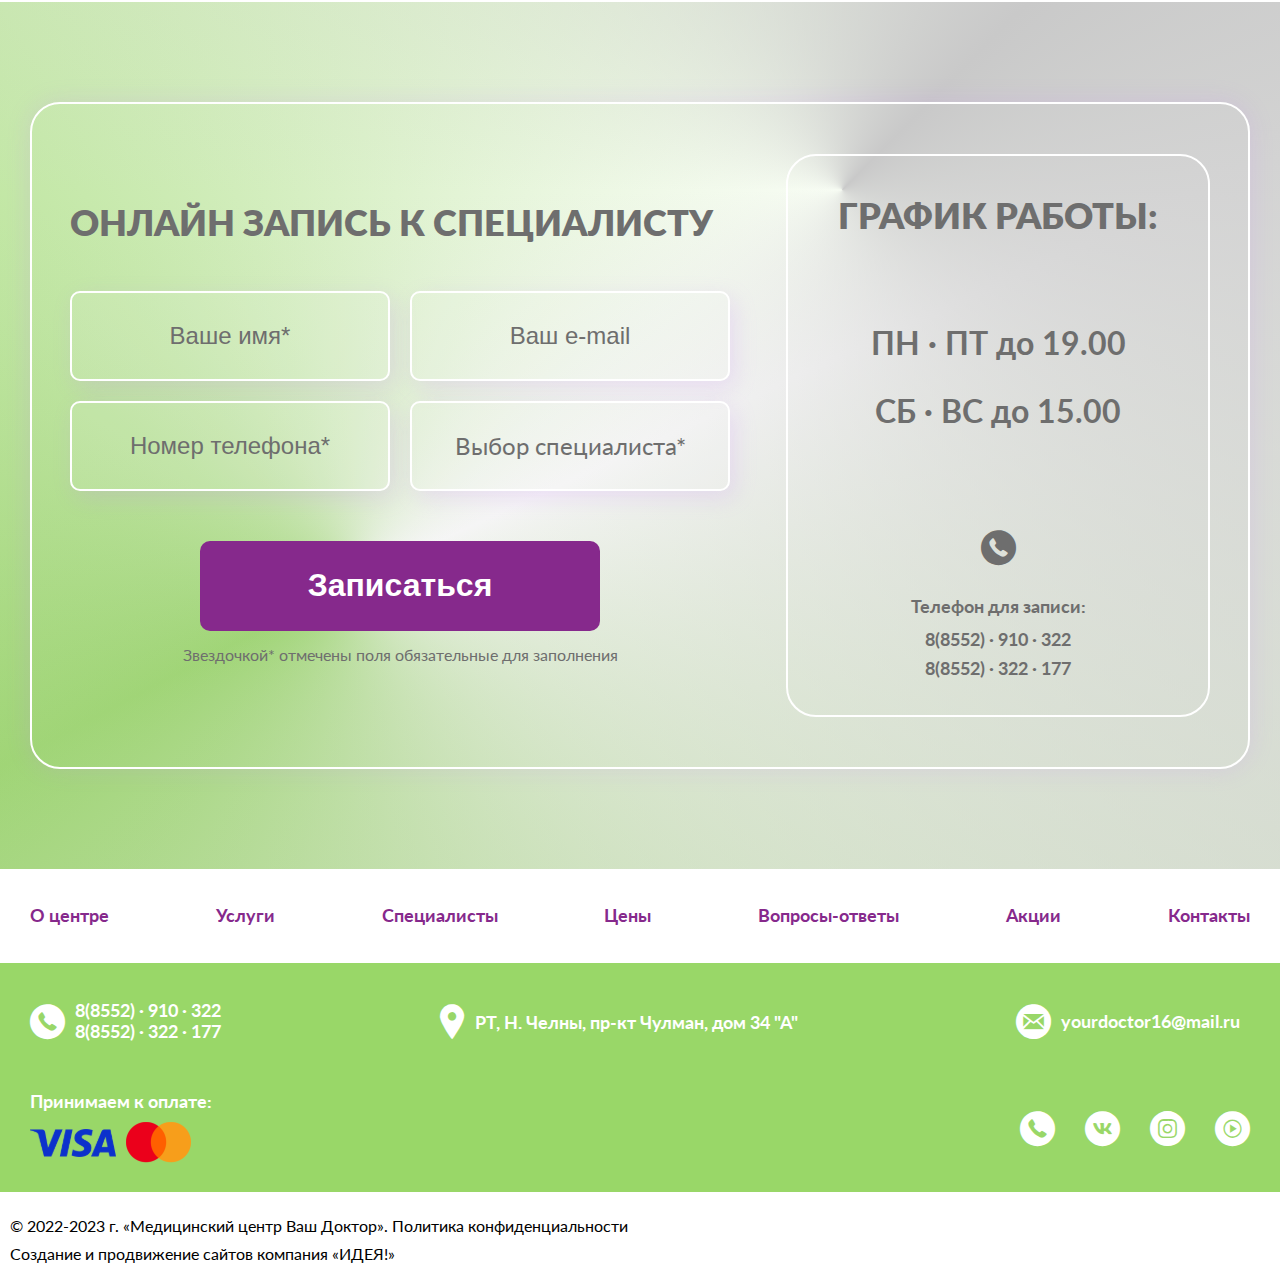
<file: about.html>
<!DOCTYPE html>
<html lang="en">
    <head>
    <meta charset="UTF-8">
    <meta http-equiv="X-UA-Compatible" content="IE=edge">
    <meta name="viewport" content="width=device-width, initial-scale=1.0">

    <link rel="stylesheet" href="libs/swiper/swiper-bundle.css">
    <link rel="stylesheet" href="libs/choices/choices.css">
    <link rel="stylesheet" href="css/style.css">
    <link rel="stylesheet" href="libs/lightbox/lightbox.css">
    <title>О центре</title>
</head>
    <body>
        <div class="wrapper">
            <header>
    <div class="header__container container">
        <div class="menu__icon">
            <span></span>
        </div>
        <div class="header__left">
            <a href="index.html">
                <img src="img/icons/logo.svg" alt="your-doctor">
            </a>
        </div>
        <div class="header__tel">
            <div class="header-tel__icon icon-tel"></div>
            <a href="tel:8(8552)910322">8(8552) · 910 · 322</a>
        </div>
        <div class="header__right">
            <div class="header-right__up">
                <div class="header-right__contacts">
                    <div class="contacts__icon icon-tel"></div>
                    <div class="contacts__phones">
                        <div class="header-contacts__first">
                            <a href="tel:8(8552)910322">8(8552) · 910 · 322</a>
                        </div>
                        <div class="header-contacts__second">
                            <a href="tel:8(8552)322177">8(8552) · 322 · 177</a>
                        </div>
                    </div>
                </div>
                <div class="header-right__times">
                    <div class="times__icon icon-time"></div>
                    <span class="times__text">Время работы:</span>
                    <ul class="times__list">
                        <li>Пн · Пт с 8.00 до 19.00</li>
                        <li>Сб · Вс с 8.00 до 15.00</li>
                        <li>Вс · Выходной</li>
                    </ul>
                </div>
                <div class="header-right__buttons">
                    <a href="#popup-reception" class="button">Записаться на прием</a>
                    <div class="header-right__icons">
                        <div class="header-right__poor-vision">
                            <a href="#" class="icon-eye"></a>
                        </div>
                        <div class="header-right__map">
                            <a href="#popup-map" class="icon-map"></a>
                        </div>
                        <div class="header-right__search">
                            <a href="#popup-search" class="icon-search"></a>
                        </div>
                    </div>
                </div>
            </div>
            <div class="header-right__down">
                <nav class="header-right__menu">
                    <ul class="menu__list">
                        <li class="menu__item">
                            <a href="about.html" class="menu__link">О центре</a>
                            <span class="menu__arrow icon-arrow3"></span>
                            <ul class="menu__sub-list">
                                <li>
                                    <a href="reviews.html" class="menu__sub-link">Отзывы</a>
                                </li>
                                <li>
                                    <a href="licenses.html" class="menu__sub-link">Лицензии</a>
                                </li>
                                <li>
                                    <a href="consumer-information.html" class="menu__sub-link">Информация для потребителей</a>
                                </li>
                            </ul>
                        </li>
                        <li class="menu__item">
                            <a href="services.html" class="menu__link">Услуги</a>
                        </li>
                        <li class="menu__item">
                            <a href="specialists.html" class="menu__link">Специалисты</a>
                        </li>
                        <li class="menu__item">
                            <a href="prices.html" class="menu__link">Цены</a>
                        </li>
                        <li class="menu__item">
                            <a href="questions.html" class="menu__link">Вопросы-ответы</a>
                        </li>
                        <li class="menu__item">
                            <a href="offers.html" class="menu__link">Акции</a>
                        </li>
                        <li class="menu__item">
                            <a href="contacts.html" class="menu__link">Контакты</a>
                        </li>
                    </ul>
                </nav>
            </div>
        </div>
    </div>
</header>
            <main class="page">
    <section class="breadcrumb">
        <div class="breadcrumb__container container">
            <a href="index.html" class="back__button icon-arrow1"></a>
            <ul class="breadcrumb__body">
                <li><a href="index.html">Главная</a></li>
                <li>О центре</li>
            </ul>
        </div>
    </section>

    <section class="page-tittle">
        <div class="page-tittle__container">
            <div class="page-tittle__body">
                <h2>О центре</h2>
                <div class="page-tittle__circle"></div>
            </div>
        </div>
    </section>

    <section class="about-quote">
        <div class="about-quote__container container">
            <div class="about-quote__tittle">
                <p>Здоровье</p>
            </div>
            <div class="about-quote__line">
                <div class="about-quote__circle"></div>
            </div>
            <div class="about-quote__text">
                <p>самая главная ценность каждого человека. Мы понимаем, что болезнь — это порой очень деликатная проблема. Именно поэтому внимательное и бережное отношение к нашим пациентам — наш главный приоритет.</p>
            </div>
        </div>
    </section>

    <section class="about-advantages">
        <div class="about-advantages__container container">
                <ul class="about-advantages__body">
                    <li>Медицинский центр «Ваш Доктор» — это профессиональные врачи, индивидуальный подход и вежливое обслуживание.</li>
                    <li>Мы предоставляем широкий услуг в сфере гинекологии, ультразвуковой диагностики, эндокринологии, терапии и гастроэнтерологии, урологии и кардиологии, маммологии и малоинвазивной хирургии. Работает процедурный кабинет</li>
                    <li>Для Вашего удобства прием ведется по предварительной записи. Это позволяет избежать очередей и сбоев в режиме приема врачей. Специалисты принимают как в утреннее, дневное и вечернее время.</li>
                    <li>Качественно новый подход к обследованию, консультированию и лечению — это принцип работы медицинского центра «Ваш Доктор».</li>
                </ul>
            </div>
        </div>
    </section>

    <section class="about-thanks">
        <div class="about-thanks__container container">
            <div class="about-thanks__block">
                <p>Благодарим Вас, что более 10 лет Вы выбираете нас!</p>
            </div>
            <div class="about-thanks__line"></div>
        </div>
    </section>

    <section class="about-photogallery">
        <div class="about-photogallery__container container">
            <div class="about-photogallery__tittle">
                <h2>Фотогалерея</h2>
                <div class="about-photogallery-tittle__circle"></div>
            </div>
            <div class="about-photogallery__slider">
                <div class="about-photogallery-slider swiper">
                    <div class="about-photogallery-slider__wrapper swiper-wrapper">
                      <div class="about-photogallery-slider__slide swiper-slide">
                        <div class="about-photogallery-slider__img">
                            <a href="img/interior1.png" data-lightbox="models" data-title="Интерьер">
                                <img src="img/interior1.png" alt="">
                            </a>
                        </div>
                      </div>
                      <div class="about-photogallery-slider__slide swiper-slide">
                        <div class="about-photogallery-slider__img">
                            <a href="img/interior2.png" data-lightbox="models" data-title="Интерьер">
                                <img src="img/interior2.png" alt="">
                            </a>
                        </div>
                      </div>
                      <div class="about-photogallery-slider__slide swiper-slide">
                        <div class="about-photogallery-slider__img">
                            <a href="img/interior3.png" data-lightbox="models" data-title="Интерьер">
                                <img src="img/interior3.png" alt="">
                            </a>
                        </div>
                      </div>
                      <div class="about-photogallery-slider__slide swiper-slide">
                        <div class="about-photogallery-slider__img">
                            <a href="img/interior3.png" data-lightbox="models" data-title="Интерьер">
                                <img src="img/interior3.png" alt="">
                            </a>
                        </div>
                      </div>
                      <div class="about-photogallery-slider__slide swiper-slide">
                        <div class="about-photogallery-slider__img">
                            <a href="img/interior2.png" data-lightbox="models" data-title="Интерьер">
                                <img src="img/interior2.png" alt="">
                            </a>
                        </div>
                      </div>
                    </div>
                    <div class="swiper-button-next"></div>
                    <div class="swiper-button-prev"></div>
                </div>
            </div>
        </div>
    </section>

    <section class="registration">
    <div class="registration__container container">
        <div class="registration__body">
            <div class="registration__left">
                <div class="form">
                    <form action="#" id="form" class="form__body">
                        <div class="registration__subtittle subtittle">Онлайн запись к специалисту</div>
                        <div class="form__grid-body">
                            <div class="form__item">
                                <input id="formName" type="text" name="name" class="form__input" placeholder="Ваше имя*">
                            </div>
                            <div class="form__item">
                                <input id="formEmail" type="email" name="email" class="form__input" placeholder="Ваш e-mail">
                            </div>
                            <div class="form__item">
                                <input id="formPhone" type="tel" name="phone" class="form__input" placeholder="Номер телефона*">
                            </div>
                            <div class="form__item">
                                <select name="specialist" id="formSpecialist" class="form__select">
                                    <option value="" disabled selected hidden>Выбор специалиста*</option>
                                    <option value="Гинеколог">Гинеколог</option>
                                    <option value="Уролог">Уролог</option>
                                    <option value="Гастроэнтеролог">Гастроэнтеролог</option>
                                    <option value="Хирургия">Хирургия</option>
                                    <option value="Эндокринолог">Эндокринолог</option>
                                    <option value="Кардиолог">Кардиолог</option>
                                </select>
                                
                            </div>
                        </div>
                        <button type="submit" class="form__button">Записаться</button>
                    </form>
                </div>
                <p class="registration-left__text">Звездочкой* отмечены поля обязательные для заполнения</p>
            </div>
            <div class="registration__right">
                <div class="registration-right__tittle">ГРАФИК РАБОТЫ:</div>
                <div class="registration-right__times">
                    <span class="registration-right__time1">ПН · ПТ до 19.00</span>
                    <span class="registration-right__time2">СБ · ВС до 15.00</span>
                </div>
                <div class="registration-right__contacts">
                    <div class="registration-right__contacts-icon icon-tel"></div>
                    <span class="registration-right__contacts-tittle">Телефон для записи:</span>
                    <a href="tel:8(8552)910322">8(8552) · 910 · 322</a>
                    <a href="tel:8(8552)322177">8(8552) · 322 · 177</a>
                </div>
            </div>
        </div>
    </div>
</section>

    <div class="scroll-up">
        <div class="scroll-up__icon icon-arrow2"></div>
    </div>
</main>
            <footer>
    <div class="footer__logo">
        <a href="#">
            <img src="img/icons/logo.svg">
        </a>
    </div>
    <div class="footer__menu container">
        <ul class="footer-menu__list">
            <li class="footer-menu__item">
                <a href="about.html" class="menu__link">О центре</a>
            </li>
            <li class="footer-menu__item">
                <a href="services.html" class="menu__link">Услуги</a>
            </li>
            <li class="footer-menu__item">
                <a href="specialists.html" class="menu__link">Специалисты</a>
            </li>
            <li class="footer-menu__item">
                <a href="prices.html" class="menu__link">Цены</a>
            </li>
            <li class="footer-menu__item">
                <a href="questions.html" class="menu__link">Вопросы-ответы</a>
            </li>
            <li class="footer-menu__item">
                <a href="offers.html" class="menu__link">Акции</a>
            </li>
            <li class="footer-menu__item">
                <a href="contacts.html" class="menu__link">Контакты</a>
            </li>
        </ul>
    </div>
    <div class="footer__connect">
        <div class="footer-contacts__container container">
            <div class="footer__up">
                <div class="footer__contacts">
                    <div class="footer-contacts__icon icon-tel"></div>
                    <div class="footer-contacts__phones">
                        <div class="footer-contacts__first">
                            <a href="tel:8(8552)910322">8(8552) · 910 · 322</a>
                        </div>
                        <div class="footer-contacts__second">
                            <a href="tel:8(8552)322177">8(8552) · 322 · 177</a>
                        </div>
                    </div>
                </div>
                <div class="footer__map">
                    <div class="footer-map__icon icon-map"></div>
                    <div class="footer-map__text">
                        <span>РТ, Н. Челны, пр-кт Чулман, дом 34 "А"</span>
                    </div>
                </div>
                <div class="footer__mail">
                    <div class="footer-mail__icon icon-mail"></div>
                    <div class="footer-mail__contact">
                        <a href="mailto:yourdoctor16@mail.ru">yourdoctor16@mail.ru</a>
                    </div>
                </div>
            </div>
            <div class="footer__down">
                <div class="footer__pay">
                    <span>Принимаем к оплате:</span>
                    <div class="footer-pay__cards">
                        <div class="visa-card">
                            <img src="img/icons/visa.svg">
                        </div>
                        <div class="master-card">
                            <img src="img/icons/master.svg">
                        </div>
                    </div>
                </div>
                <ul class="footer__icons">
                    <li class="footer-icons__whatsup">
                        <a href="#" class="icon-tel"></a>
                    </li>
                    <li class="footer-icons__vk">
                        <a href="#" class="icon-vk"></a>
                    </li>
                    <li class="footer-icons__insta">
                        <a href="#" class="icon-insta"></a>
                    </li>
                    <li class="footer-icons__youtube">
                        <a href="#" class="icon-youtube"></a>
                    </li>
                </ul>
            </div>
        </div>
    </div>
    <div class="footer__copyright container">
        <div class="copyright__left">
            <p>© 2022-2023 г. «Медицинский центр Ваш Доктор». <a href="#">Политика конфиденциальности</a></p>
            
        </div>
        <div class="copyright__right">
            <p>Создание и продвижение сайтов компания <a href="#">«ИДЕЯ!»</a></p>
        </div>
    </div>
</footer>
<div id="popup-map" class="popup">
    <a href="#header" class="popup__area"></a>
    <div class="popup__body">
        <div class="popup__content">
            <a href="#" class="popup__close"></a>
            <div class="popup__tittle">Адрес</div>
            <div class="popup__map">
                <script type="text/javascript" charset="utf-8" async src="https://api-maps.yandex.ru/services/constructor/1.0/js/?um=constructor%3A2dccb7eb11f1e199bd2d010eefdd7bbd5aed097dd081a88835fa962e490e1b9f&amp;width=100%25&amp;height=400&amp;lang=ru_RU&amp;scroll=false"></script>
            </div>
        </div>
    </div>
</div>
<div id="popup-search" class="popup">
    <a href="#header" class="popup__area"></a>
    <div class="popup__body">
        <div class="popup__content">
            <a href="#" class="popup__close"></a>
            <div class="popup__tittle">Поиск</div>
            <form action="" method="get" class="form-search">
                <input name="search" placeholder="Поиск" type="search" class="input-search">
                <button type="submit" class="button-search"></button>
            </form>
        </div>
    </div>
</div>
<div id="popup-reception" class="popup">
    <a href="#header" class="popup__area"></a>
    <div class="popup__body">
        <div class="popup__content popup-content__reception">
            <a href="#" class="popup__close"></a>
            <div class="popup__tittle">Записаться на прием</div>
            <div class="popup-form">
                <form action="#" id="form" class="form__body">
                    <div class="form__popup">
                        <div class="form__item">
                            <input id="formName" type="text" name="name" class="form__input" placeholder="Ваше имя*">
                        </div>
                        <div class="form__item">
                            <input id="formEmail" type="email" name="email" class="form__input" placeholder="Ваш e-mail">
                        </div>
                        <div class="form__item">
                            <input id="formPhone" type="tel" name="phone" class="form__input" placeholder="Номер телефона*">
                        </div>
                        <div class="form__item">
                            <select name="specialist" id="formSpecialist" class="form__select">
                                <option value="" disabled selected hidden>Выбор специалиста*</option>
                                <option value="Гинеколог">Гинеколог</option>
                                <option value="Уролог">Уролог</option>
                                <option value="Гастроэнтеролог">Гастроэнтеролог</option>
                                <option value="Хирургия">Хирургия</option>
                                <option value="Эндокринолог">Эндокринолог</option>
                                <option value="Кардиолог">Кардиолог</option>
                            </select>
                        </div>
                        <div class="form__item">
                            <input id="formName" type="text" name="name" class="form__input" placeholder="Дата">
                        </div>
                        <div class="form__item">
                            <input id="formName" type="text" name="name" class="form__input" placeholder="Время">
                        </div>
                        <div class="popup-checkbox">
                            <input id="formAgreement" checked type="checkbox" name="agreemetn" class="checkbox__input">
                            <label for="formAgreement" class="checkbox__label"><span>Нажимая кнопку, я даю свое согласие на обработку моих персональных данных в соответствии с законом № 152-ФЗ «О персональных данных» от 27.07.2006 и принимаю условия <a href="#">пользовательского соглашения.</a></span></label>
                        </div>
                    </div>
                    <button type="submit" class="form__button popup-button">Отправить</button>
                </form>
            </div>
            <p class="popup-reception__text">Звездочкой* отмечены поля обязательные для заполнения</p>
        </div>
    </div>
</div>
        </div>
        <script src="libs/lightbox/lightbox-plus-jquery.js"></script>
        <script src="libs/imask/imask.js"></script>
        <script src="libs/swiper/swiper-bundle.js"></script>
        <script src="libs/choices/choices.js"></script>
        <script src="js/app.js"></script>
    </body>
</html>
</file>
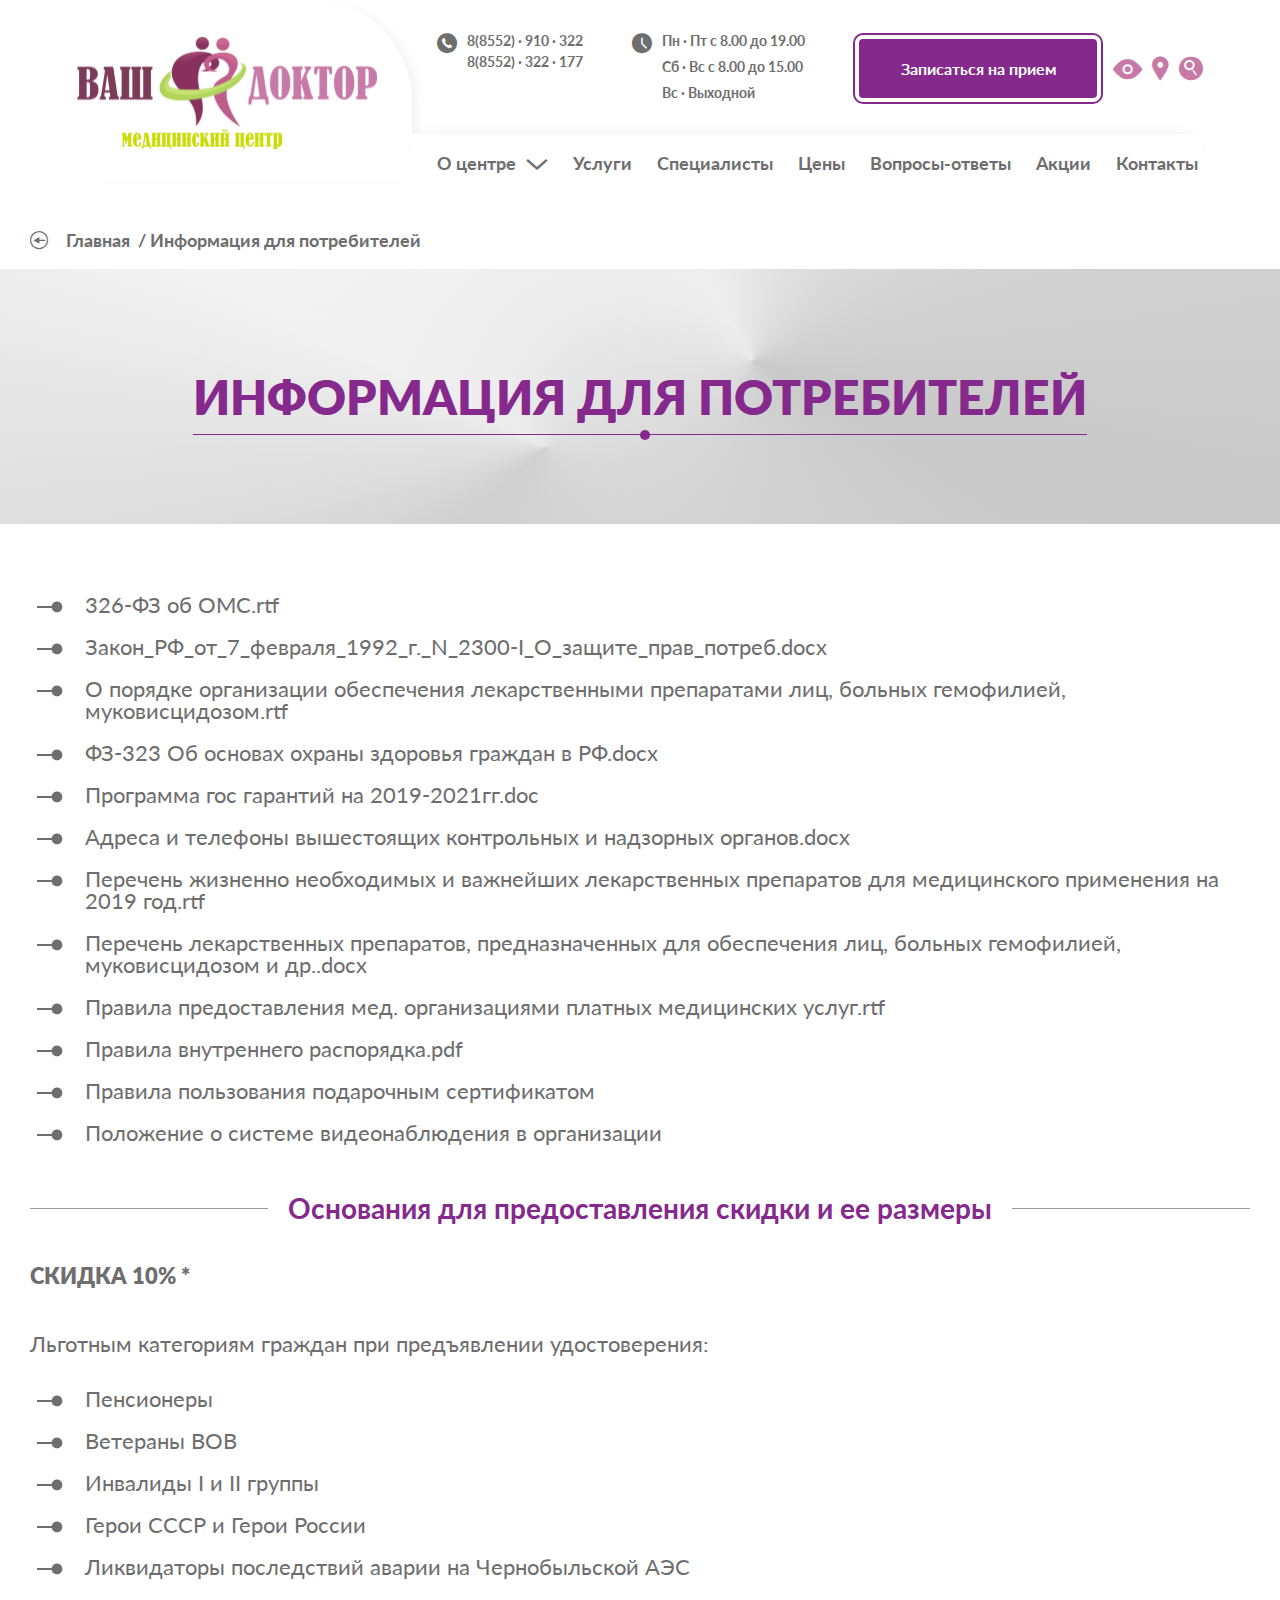
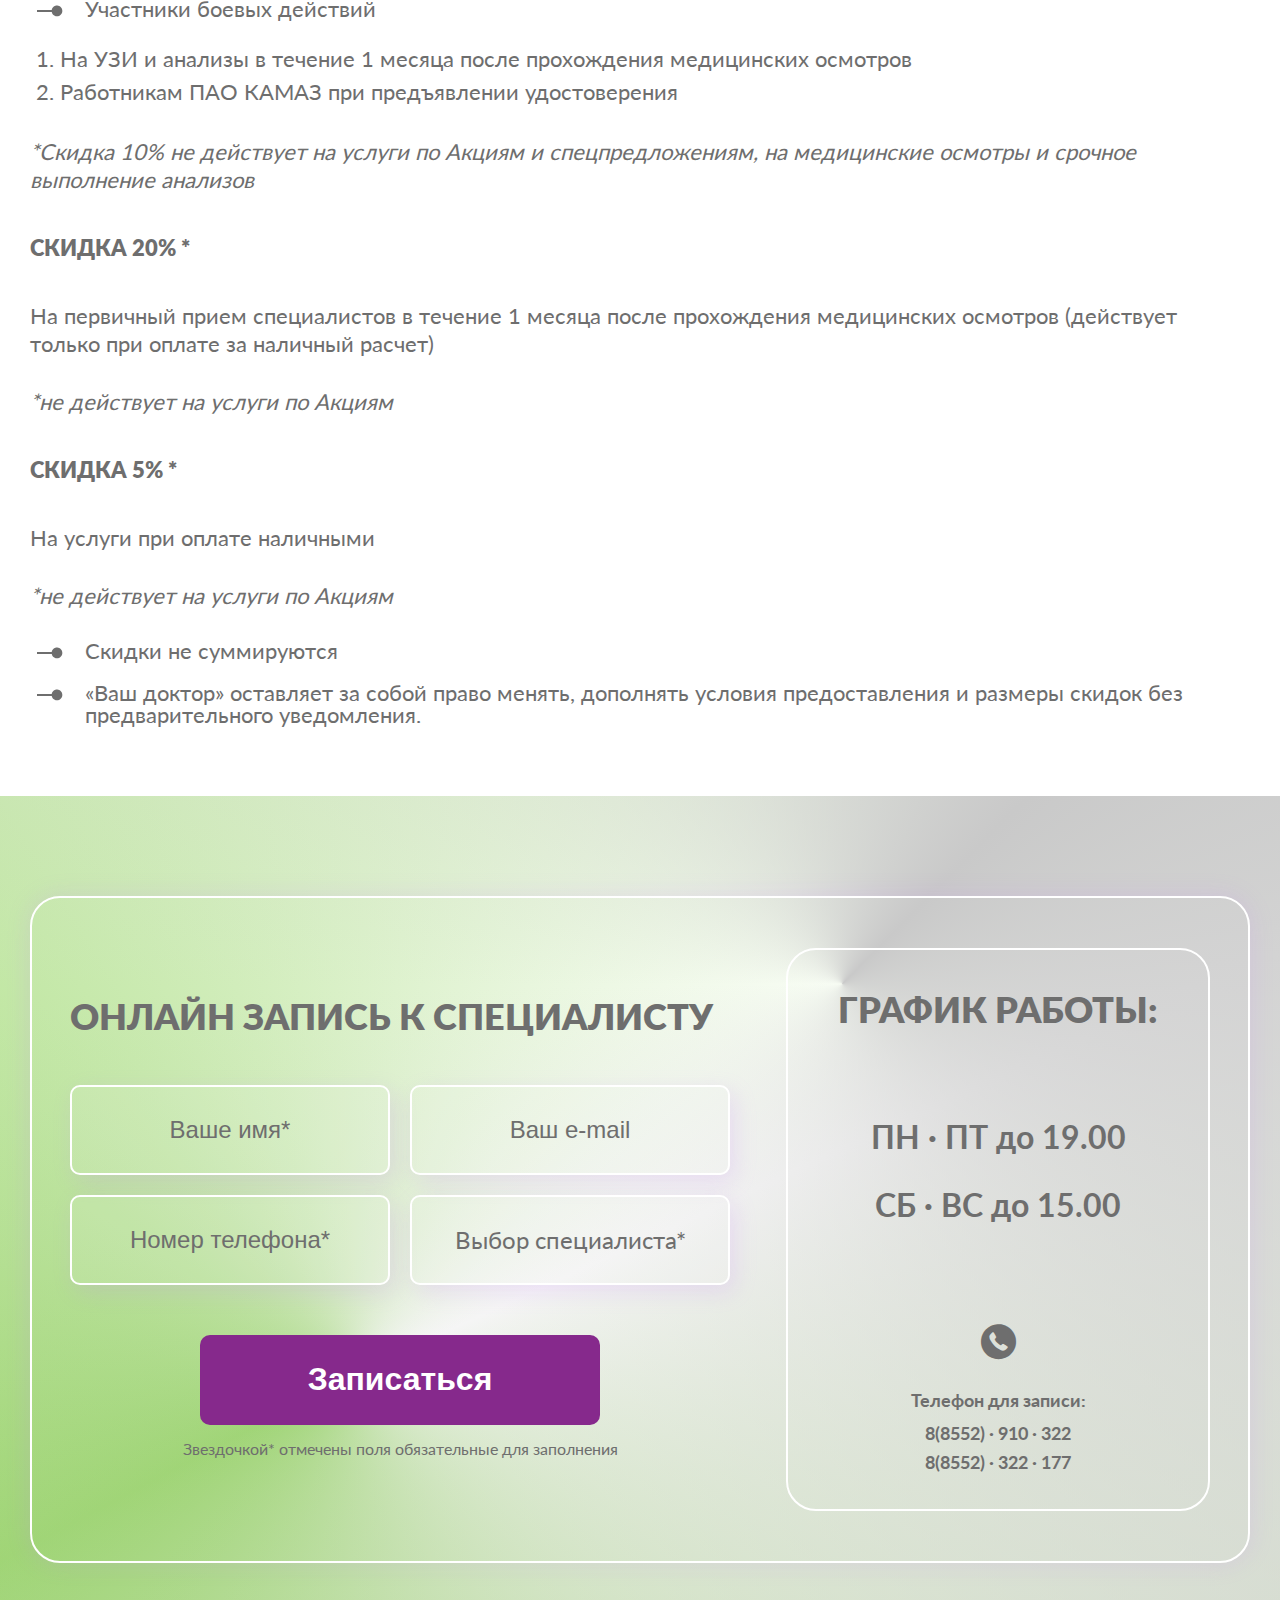
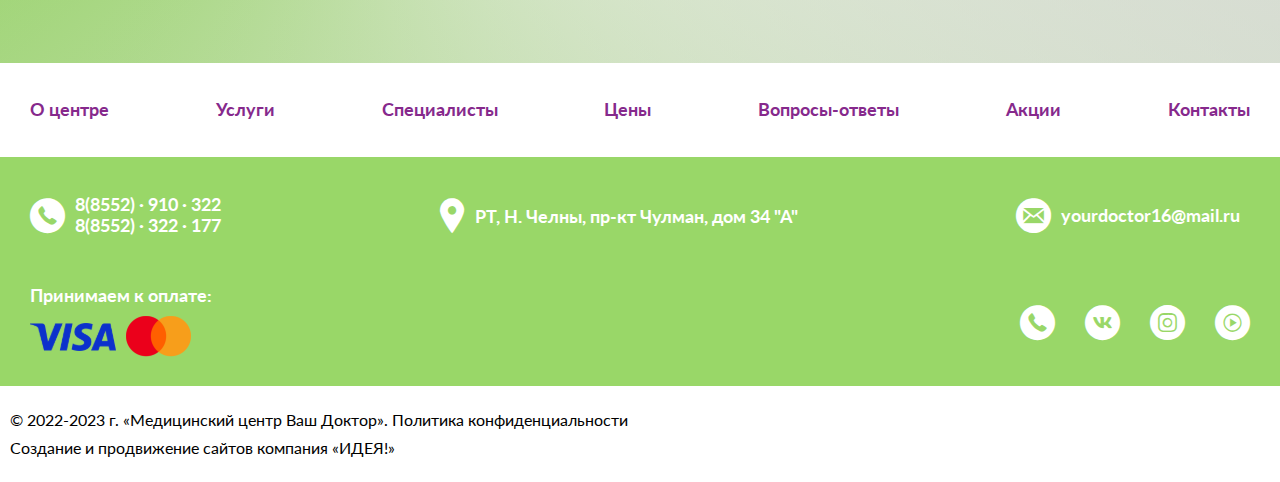
<file: consumer-information.html>
<!DOCTYPE html>
<html lang="en">
    <head>
    <meta charset="UTF-8">
    <meta http-equiv="X-UA-Compatible" content="IE=edge">
    <meta name="viewport" content="width=device-width, initial-scale=1.0">
    <link rel="stylesheet" href="libs/choices/choices.css">
    <link rel="stylesheet" href="css/style.css">
    <title>Информация для потребителей</title>
</head>
    <body>
        <div class="wrapper">
            <header>
    <div class="header__container container">
        <div class="menu__icon">
            <span></span>
        </div>
        <div class="header__left">
            <a href="index.html">
                <img src="img/icons/logo.svg" alt="your-doctor">
            </a>
        </div>
        <div class="header__tel">
            <div class="header-tel__icon icon-tel"></div>
            <a href="tel:8(8552)910322">8(8552) · 910 · 322</a>
        </div>
        <div class="header__right">
            <div class="header-right__up">
                <div class="header-right__contacts">
                    <div class="contacts__icon icon-tel"></div>
                    <div class="contacts__phones">
                        <div class="header-contacts__first">
                            <a href="tel:8(8552)910322">8(8552) · 910 · 322</a>
                        </div>
                        <div class="header-contacts__second">
                            <a href="tel:8(8552)322177">8(8552) · 322 · 177</a>
                        </div>
                    </div>
                </div>
                <div class="header-right__times">
                    <div class="times__icon icon-time"></div>
                    <span class="times__text">Время работы:</span>
                    <ul class="times__list">
                        <li>Пн · Пт с 8.00 до 19.00</li>
                        <li>Сб · Вс с 8.00 до 15.00</li>
                        <li>Вс · Выходной</li>
                    </ul>
                </div>
                <div class="header-right__buttons">
                    <a href="#popup-reception" class="button">Записаться на прием</a>
                    <div class="header-right__icons">
                        <div class="header-right__poor-vision">
                            <a href="#" class="icon-eye"></a>
                        </div>
                        <div class="header-right__map">
                            <a href="#popup-map" class="icon-map"></a>
                        </div>
                        <div class="header-right__search">
                            <a href="#popup-search" class="icon-search"></a>
                        </div>
                    </div>
                </div>
            </div>
            <div class="header-right__down">
                <nav class="header-right__menu">
                    <ul class="menu__list">
                        <li class="menu__item">
                            <a href="about.html" class="menu__link">О центре</a>
                            <span class="menu__arrow icon-arrow3"></span>
                            <ul class="menu__sub-list">
                                <li>
                                    <a href="reviews.html" class="menu__sub-link">Отзывы</a>
                                </li>
                                <li>
                                    <a href="licenses.html" class="menu__sub-link">Лицензии</a>
                                </li>
                                <li>
                                    <a href="consumer-information.html" class="menu__sub-link">Информация для потребителей</a>
                                </li>
                            </ul>
                        </li>
                        <li class="menu__item">
                            <a href="services.html" class="menu__link">Услуги</a>
                        </li>
                        <li class="menu__item">
                            <a href="specialists.html" class="menu__link">Специалисты</a>
                        </li>
                        <li class="menu__item">
                            <a href="prices.html" class="menu__link">Цены</a>
                        </li>
                        <li class="menu__item">
                            <a href="questions.html" class="menu__link">Вопросы-ответы</a>
                        </li>
                        <li class="menu__item">
                            <a href="offers.html" class="menu__link">Акции</a>
                        </li>
                        <li class="menu__item">
                            <a href="contacts.html" class="menu__link">Контакты</a>
                        </li>
                    </ul>
                </nav>
            </div>
        </div>
    </div>
</header>
            <main class="page">
    <section class="breadcrumb">
        <div class="breadcrumb__container container">
            <a href="index.html" class="back__button icon-arrow1"></a>
            <ul class="breadcrumb__body">
                <li><a href="index.html">Главная</a></li>
                <li>Информация для потребителей</li>
            </ul>
        </div>
    </section>

    <section class="page-tittle">
        <div class="page-tittle__container">
            <div class="page-tittle__body">
                <h2>Информация для потребителей</h2>
                <div class="page-tittle__circle"></div>
            </div>
        </div>
    </section>

    <section class="consumer-information__agreements">
        <div class="agreements__container container">
                <ul class="list">
                    <li><a href="#">326-ФЗ об ОМС.rtf</a></li>
                    <li><a href="#">Закон_РФ_от_7_февраля_1992_г._N_2300-I_О_защите_прав_потреб.docx</a></li>
                    <li><a href="#">О порядке организации обеспечения лекарственными препаратами лиц, больных гемофилией, муковисцидозом.rtf</a></li>
                    <li><a href="#">ФЗ-323 Об основах охраны здоровья граждан в РФ.docx</a></li>
                    <li><a href="#">Программа гос гарантий на 2019-2021гг.doc</a></li>
                    <li><a href="#">Адреса и телефоны вышестоящих контрольных и надзорных органов.docx</a></li>
                    <li><a href="#">Перечень жизненно необходимых и важнейших лекарственных препаратов для медицинского применения на 2019 год.rtf</a></li>
                    <li><a href="#">Перечень лекарственных препаратов, предназначенных для обеспечения лиц, больных гемофилией, муковисцидозом и др..docx</a></li>
                    <li><a href="#">Правила предоставления мед. организациями платных медицинских услуг.rtf</a></li>
                    <li><a href="#">Правила внутреннего распорядка.pdf</a></li>
                    <li><a href="#">Правила пользования подарочным сертификатом</a></li>
                    <li><a href="#">Положение о системе видеонаблюдения в организации</a></li>
                </ul>
            </div>
        </div>
    </section>

    <section class="consumer-information__discounts-info">
        <div class="discounts-info__container container">
            <div class="discounts-info__tittle">
                <div class="discounts-info-tittle__block">
                    <p>Основания для предоставления скидки и ее размеры</p>
                </div>
                <div class="discounts-info-tittle__line"></div>
            </div>
            <div class="discounts-info__item">
                <p class="tittle">Скидка 10% *</p>
                <p>Льготным категориям граждан при предъявлении удостоверения:</p>
                <ul class="list">
                    <li>Пенсионеры</li>
                    <li>Ветераны ВОВ</li>
                    <li>Инвалиды I и II группы</li>
                    <li>Герои СССР и Герои России</li>
                    <li>Ликвидаторы последствий аварии на Чернобыльской АЭС</li>
                    <li>Участники боевых действий</li>
                </ul>
                <ol>
                    <li>На УЗИ и анализы в течение 1 месяца после прохождения медицинских осмотров</li>
                    <li>Работникам ПАО КАМАЗ при предъявлении удостоверения</li>
                </ol>
                <p class="specify">*Скидка 10% не действует на услуги по Акциям и спецпредложениям, на медицинские осмотры и срочное выполнение анализов</p>
            </div>
            <div class="discounts-info__item">
                <p class="tittle">Скидка 20% *</p>
                <p>На первичный прием специалистов в течение 1 месяца после прохождения медицинских осмотров (действует только при оплате за наличный расчет)</p>
                <p class="specify">*не действует на услуги по Акциям</p>
            </div>
            <div class="discounts-info__item">
                <p class="tittle">Скидка 5% *</p>
                <p>На услуги при оплате наличными</p>
                <p class="specify">*не действует на услуги по Акциям</p>
                <ul class="list">
                    <li>Скидки не суммируются</li>
                    <li>«Ваш доктор» оставляет за собой право менять, дополнять условия предоставления и размеры скидок без предварительного уведомления.</li>
                </ul>
            </div>

        </div>
    </section>

    <section class="registration">
    <div class="registration__container container">
        <div class="registration__body">
            <div class="registration__left">
                <div class="form">
                    <form action="#" id="form" class="form__body">
                        <div class="registration__subtittle subtittle">Онлайн запись к специалисту</div>
                        <div class="form__grid-body">
                            <div class="form__item">
                                <input id="formName" type="text" name="name" class="form__input" placeholder="Ваше имя*">
                            </div>
                            <div class="form__item">
                                <input id="formEmail" type="email" name="email" class="form__input" placeholder="Ваш e-mail">
                            </div>
                            <div class="form__item">
                                <input id="formPhone" type="tel" name="phone" class="form__input" placeholder="Номер телефона*">
                            </div>
                            <div class="form__item">
                                <select name="specialist" id="formSpecialist" class="form__select">
                                    <option value="" disabled selected hidden>Выбор специалиста*</option>
                                    <option value="Гинеколог">Гинеколог</option>
                                    <option value="Уролог">Уролог</option>
                                    <option value="Гастроэнтеролог">Гастроэнтеролог</option>
                                    <option value="Хирургия">Хирургия</option>
                                    <option value="Эндокринолог">Эндокринолог</option>
                                    <option value="Кардиолог">Кардиолог</option>
                                </select>
                                
                            </div>
                        </div>
                        <button type="submit" class="form__button">Записаться</button>
                    </form>
                </div>
                <p class="registration-left__text">Звездочкой* отмечены поля обязательные для заполнения</p>
            </div>
            <div class="registration__right">
                <div class="registration-right__tittle">ГРАФИК РАБОТЫ:</div>
                <div class="registration-right__times">
                    <span class="registration-right__time1">ПН · ПТ до 19.00</span>
                    <span class="registration-right__time2">СБ · ВС до 15.00</span>
                </div>
                <div class="registration-right__contacts">
                    <div class="registration-right__contacts-icon icon-tel"></div>
                    <span class="registration-right__contacts-tittle">Телефон для записи:</span>
                    <a href="tel:8(8552)910322">8(8552) · 910 · 322</a>
                    <a href="tel:8(8552)322177">8(8552) · 322 · 177</a>
                </div>
            </div>
        </div>
    </div>
</section>
    <div class="scroll-up">
        <div class="scroll-up__icon icon-arrow2"></div>
    </div>
</main>
            <footer>
    <div class="footer__logo">
        <a href="#">
            <img src="img/icons/logo.svg">
        </a>
    </div>
    <div class="footer__menu container">
        <ul class="footer-menu__list">
            <li class="footer-menu__item">
                <a href="about.html" class="menu__link">О центре</a>
            </li>
            <li class="footer-menu__item">
                <a href="services.html" class="menu__link">Услуги</a>
            </li>
            <li class="footer-menu__item">
                <a href="specialists.html" class="menu__link">Специалисты</a>
            </li>
            <li class="footer-menu__item">
                <a href="prices.html" class="menu__link">Цены</a>
            </li>
            <li class="footer-menu__item">
                <a href="questions.html" class="menu__link">Вопросы-ответы</a>
            </li>
            <li class="footer-menu__item">
                <a href="offers.html" class="menu__link">Акции</a>
            </li>
            <li class="footer-menu__item">
                <a href="contacts.html" class="menu__link">Контакты</a>
            </li>
        </ul>
    </div>
    <div class="footer__connect">
        <div class="footer-contacts__container container">
            <div class="footer__up">
                <div class="footer__contacts">
                    <div class="footer-contacts__icon icon-tel"></div>
                    <div class="footer-contacts__phones">
                        <div class="footer-contacts__first">
                            <a href="tel:8(8552)910322">8(8552) · 910 · 322</a>
                        </div>
                        <div class="footer-contacts__second">
                            <a href="tel:8(8552)322177">8(8552) · 322 · 177</a>
                        </div>
                    </div>
                </div>
                <div class="footer__map">
                    <div class="footer-map__icon icon-map"></div>
                    <div class="footer-map__text">
                        <span>РТ, Н. Челны, пр-кт Чулман, дом 34 "А"</span>
                    </div>
                </div>
                <div class="footer__mail">
                    <div class="footer-mail__icon icon-mail"></div>
                    <div class="footer-mail__contact">
                        <a href="mailto:yourdoctor16@mail.ru">yourdoctor16@mail.ru</a>
                    </div>
                </div>
            </div>
            <div class="footer__down">
                <div class="footer__pay">
                    <span>Принимаем к оплате:</span>
                    <div class="footer-pay__cards">
                        <div class="visa-card">
                            <img src="img/icons/visa.svg">
                        </div>
                        <div class="master-card">
                            <img src="img/icons/master.svg">
                        </div>
                    </div>
                </div>
                <ul class="footer__icons">
                    <li class="footer-icons__whatsup">
                        <a href="#" class="icon-tel"></a>
                    </li>
                    <li class="footer-icons__vk">
                        <a href="#" class="icon-vk"></a>
                    </li>
                    <li class="footer-icons__insta">
                        <a href="#" class="icon-insta"></a>
                    </li>
                    <li class="footer-icons__youtube">
                        <a href="#" class="icon-youtube"></a>
                    </li>
                </ul>
            </div>
        </div>
    </div>
    <div class="footer__copyright container">
        <div class="copyright__left">
            <p>© 2022-2023 г. «Медицинский центр Ваш Доктор». <a href="#">Политика конфиденциальности</a></p>
            
        </div>
        <div class="copyright__right">
            <p>Создание и продвижение сайтов компания <a href="#">«ИДЕЯ!»</a></p>
        </div>
    </div>
</footer>
<div id="popup-map" class="popup">
    <a href="#header" class="popup__area"></a>
    <div class="popup__body">
        <div class="popup__content">
            <a href="#" class="popup__close"></a>
            <div class="popup__tittle">Адрес</div>
            <div class="popup__map">
                <script type="text/javascript" charset="utf-8" async src="https://api-maps.yandex.ru/services/constructor/1.0/js/?um=constructor%3A2dccb7eb11f1e199bd2d010eefdd7bbd5aed097dd081a88835fa962e490e1b9f&amp;width=100%25&amp;height=400&amp;lang=ru_RU&amp;scroll=false"></script>
            </div>
        </div>
    </div>
</div>
<div id="popup-search" class="popup">
    <a href="#header" class="popup__area"></a>
    <div class="popup__body">
        <div class="popup__content">
            <a href="#" class="popup__close"></a>
            <div class="popup__tittle">Поиск</div>
            <form action="" method="get" class="form-search">
                <input name="search" placeholder="Поиск" type="search" class="input-search">
                <button type="submit" class="button-search"></button>
            </form>
        </div>
    </div>
</div>
<div id="popup-reception" class="popup">
    <a href="#header" class="popup__area"></a>
    <div class="popup__body">
        <div class="popup__content popup-content__reception">
            <a href="#" class="popup__close"></a>
            <div class="popup__tittle">Записаться на прием</div>
            <div class="popup-form">
                <form action="#" id="form" class="form__body">
                    <div class="form__popup">
                        <div class="form__item">
                            <input id="formName" type="text" name="name" class="form__input" placeholder="Ваше имя*">
                        </div>
                        <div class="form__item">
                            <input id="formEmail" type="email" name="email" class="form__input" placeholder="Ваш e-mail">
                        </div>
                        <div class="form__item">
                            <input id="formPhone" type="tel" name="phone" class="form__input" placeholder="Номер телефона*">
                        </div>
                        <div class="form__item">
                            <select name="specialist" id="formSpecialist" class="form__select">
                                <option value="" disabled selected hidden>Выбор специалиста*</option>
                                <option value="Гинеколог">Гинеколог</option>
                                <option value="Уролог">Уролог</option>
                                <option value="Гастроэнтеролог">Гастроэнтеролог</option>
                                <option value="Хирургия">Хирургия</option>
                                <option value="Эндокринолог">Эндокринолог</option>
                                <option value="Кардиолог">Кардиолог</option>
                            </select>
                        </div>
                        <div class="form__item">
                            <input id="formName" type="text" name="name" class="form__input" placeholder="Дата">
                        </div>
                        <div class="form__item">
                            <input id="formName" type="text" name="name" class="form__input" placeholder="Время">
                        </div>
                        <div class="popup-checkbox">
                            <input id="formAgreement" checked type="checkbox" name="agreemetn" class="checkbox__input">
                            <label for="formAgreement" class="checkbox__label"><span>Нажимая кнопку, я даю свое согласие на обработку моих персональных данных в соответствии с законом № 152-ФЗ «О персональных данных» от 27.07.2006 и принимаю условия <a href="#">пользовательского соглашения.</a></span></label>
                        </div>
                    </div>
                    <button type="submit" class="form__button popup-button">Отправить</button>
                </form>
            </div>
            <p class="popup-reception__text">Звездочкой* отмечены поля обязательные для заполнения</p>
        </div>
    </div>
</div>
        </div>
        <script src="libs/imask/imask.js"></script>
        <script src="libs/choices/choices.js"></script>
        <script src="js/app.js"></script>
    </body>
</html>
</file>
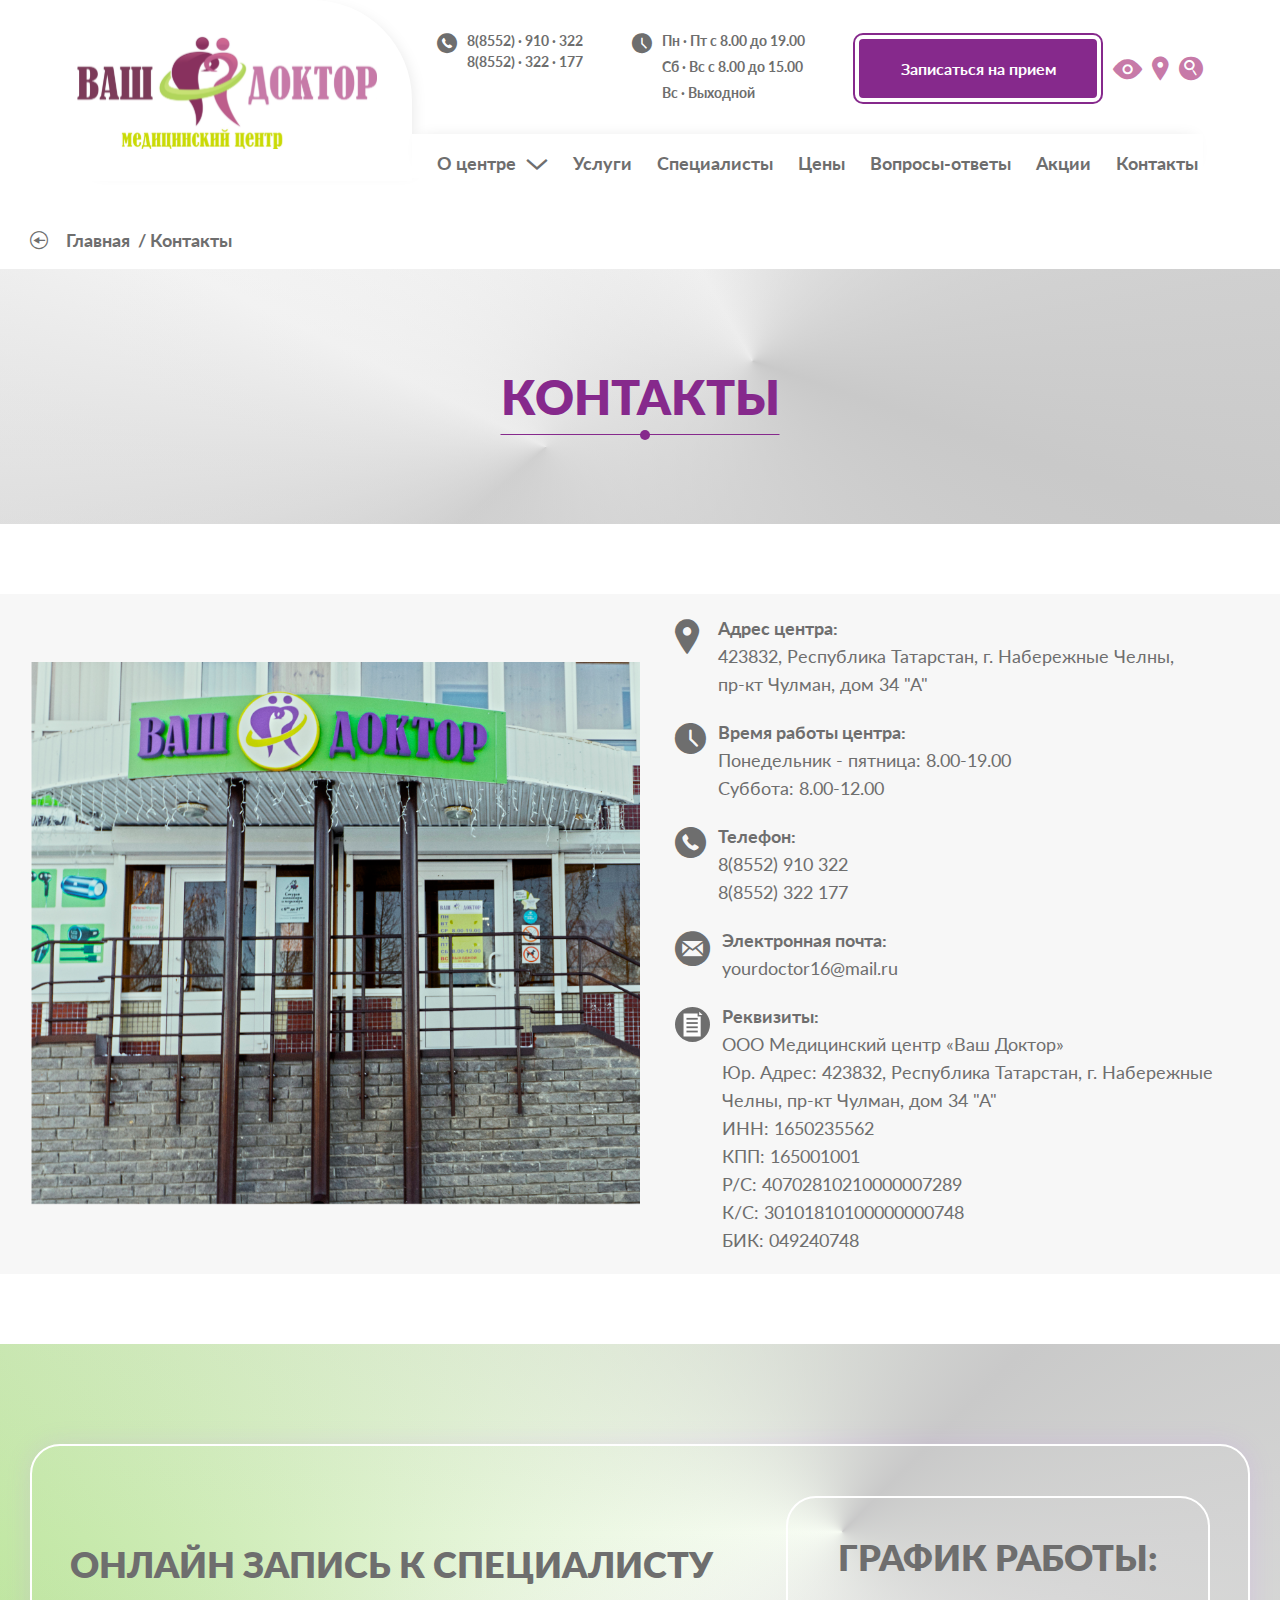
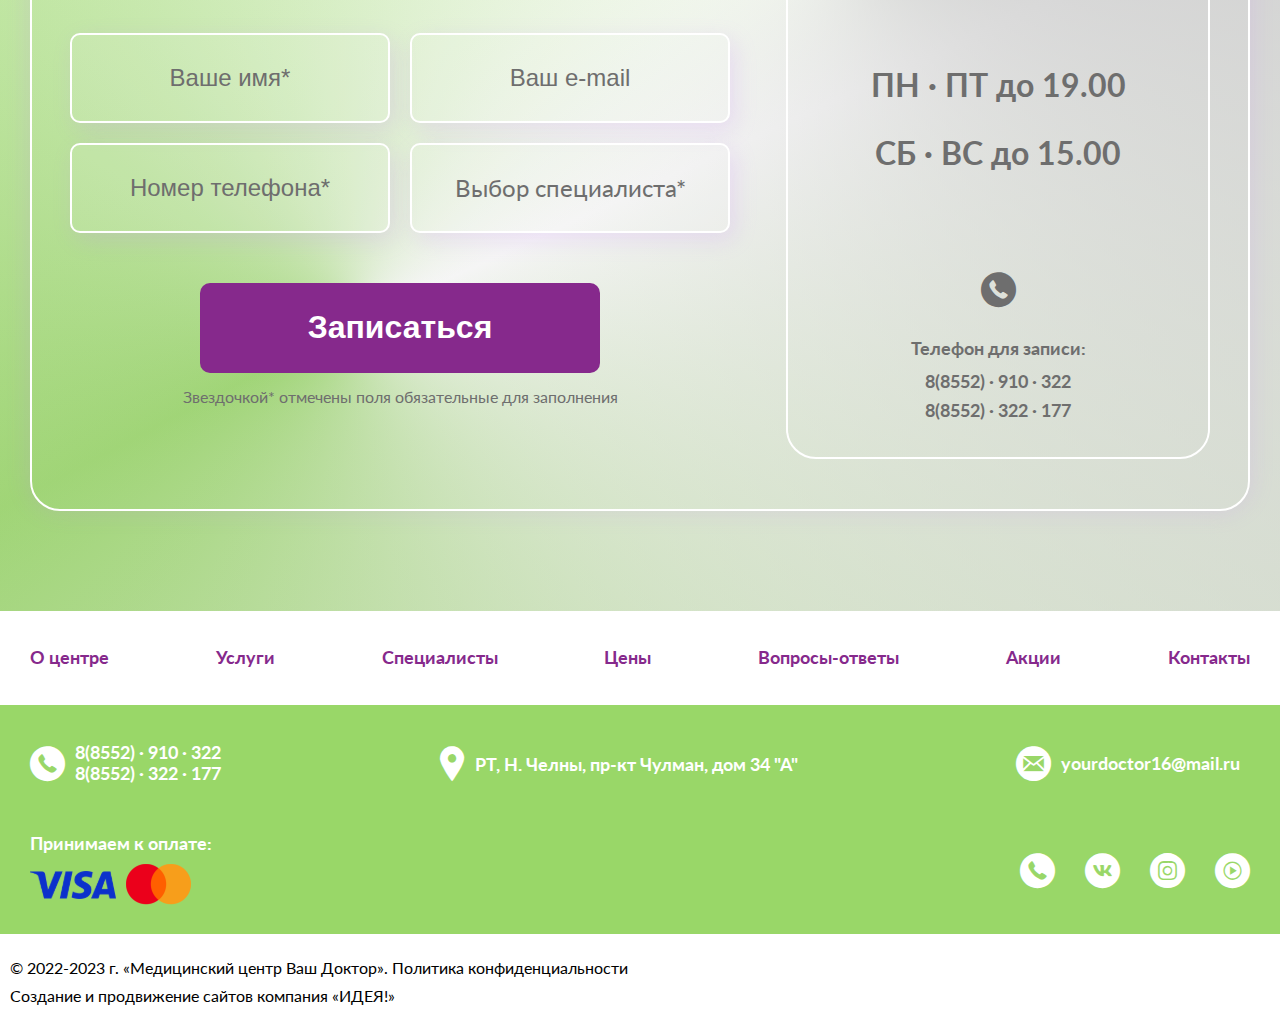
<file: contacts.html>
<!DOCTYPE html>
<html lang="en">
    <head>
    <meta charset="UTF-8">
    <meta http-equiv="X-UA-Compatible" content="IE=edge">
    <meta name="viewport" content="width=device-width, initial-scale=1.0">
    <link rel="stylesheet" href="libs/choices/choices.css">
    <link rel="stylesheet" href="css/style.css">
    <title>Контакты</title>
</head>
    <body>
        <div class="wrapper">
            <header>
    <div class="header__container container">
        <div class="menu__icon">
            <span></span>
        </div>
        <div class="header__left">
            <a href="index.html">
                <img src="img/icons/logo.svg" alt="your-doctor">
            </a>
        </div>
        <div class="header__tel">
            <div class="header-tel__icon icon-tel"></div>
            <a href="tel:8(8552)910322">8(8552) · 910 · 322</a>
        </div>
        <div class="header__right">
            <div class="header-right__up">
                <div class="header-right__contacts">
                    <div class="contacts__icon icon-tel"></div>
                    <div class="contacts__phones">
                        <div class="header-contacts__first">
                            <a href="tel:8(8552)910322">8(8552) · 910 · 322</a>
                        </div>
                        <div class="header-contacts__second">
                            <a href="tel:8(8552)322177">8(8552) · 322 · 177</a>
                        </div>
                    </div>
                </div>
                <div class="header-right__times">
                    <div class="times__icon icon-time"></div>
                    <span class="times__text">Время работы:</span>
                    <ul class="times__list">
                        <li>Пн · Пт с 8.00 до 19.00</li>
                        <li>Сб · Вс с 8.00 до 15.00</li>
                        <li>Вс · Выходной</li>
                    </ul>
                </div>
                <div class="header-right__buttons">
                    <a href="#popup-reception" class="button">Записаться на прием</a>
                    <div class="header-right__icons">
                        <div class="header-right__poor-vision">
                            <a href="#" class="icon-eye"></a>
                        </div>
                        <div class="header-right__map">
                            <a href="#popup-map" class="icon-map"></a>
                        </div>
                        <div class="header-right__search">
                            <a href="#popup-search" class="icon-search"></a>
                        </div>
                    </div>
                </div>
            </div>
            <div class="header-right__down">
                <nav class="header-right__menu">
                    <ul class="menu__list">
                        <li class="menu__item">
                            <a href="about.html" class="menu__link">О центре</a>
                            <span class="menu__arrow icon-arrow3"></span>
                            <ul class="menu__sub-list">
                                <li>
                                    <a href="reviews.html" class="menu__sub-link">Отзывы</a>
                                </li>
                                <li>
                                    <a href="licenses.html" class="menu__sub-link">Лицензии</a>
                                </li>
                                <li>
                                    <a href="consumer-information.html" class="menu__sub-link">Информация для потребителей</a>
                                </li>
                            </ul>
                        </li>
                        <li class="menu__item">
                            <a href="services.html" class="menu__link">Услуги</a>
                        </li>
                        <li class="menu__item">
                            <a href="specialists.html" class="menu__link">Специалисты</a>
                        </li>
                        <li class="menu__item">
                            <a href="prices.html" class="menu__link">Цены</a>
                        </li>
                        <li class="menu__item">
                            <a href="questions.html" class="menu__link">Вопросы-ответы</a>
                        </li>
                        <li class="menu__item">
                            <a href="offers.html" class="menu__link">Акции</a>
                        </li>
                        <li class="menu__item">
                            <a href="contacts.html" class="menu__link">Контакты</a>
                        </li>
                    </ul>
                </nav>
            </div>
        </div>
    </div>
</header>
            <main class="page">
    <section class="breadcrumb">
        <div class="breadcrumb__container container">
            <a href="index.html" class="back__button icon-arrow1"></a>
            <ul class="breadcrumb__body">
                <li><a href="index.html">Главная</a></li>
                <li>Контакты</li>
            </ul>
        </div>
    </section>

    <section class="page-tittle">
        <div class="page-tittle__container">
            <div class="page-tittle__body">
                <h2>Контакты</h2>
                <div class="page-tittle__circle"></div>
            </div>
        </div>
    </section>

    <section class="contacts-information">
        <div class="contacts-information__container container">
            <div class="contacts-information__body">
                <div class="contacts-information__img">
                    <img src="img/building.png" alt="">
                </div>
                <div class="contacts-information__data">
                    <div class="contacts-information__items">
                        <div class="contacts-information__icon-map icon-map"></div>
                        <div class="contacts-information__item">
                            <p class="contacts-information-item__tittle">Адрес центра:</p>
                            <p>423832, Республика Татарстан, г. Набережные Челны,<br>пр-кт Чулман, дом 34 "А"</p>
                        </div>
                    </div>
                    <div class="contacts-information__items">
                        <div class="contacts-information__icon-time icon-time"></div>
                        <div class="contacts-information__item">
                            <p class="contacts-information-item__tittle">Время работы центра:</p>
                            <p>Понедельник - пятница: 8.00-19.00<br>Суббота: 8.00-12.00</p>
                        </div>
                    </div>
                    <div class="contacts-information__items">
                        <div class="contacts-information__icon-tel icon-tel"></div>
                        <div class="contacts-information__item">
                            <p class="contacts-information-item__tittle">Телефон:</p>
                            <p>8(8552) 910 322<br>8(8552) 322 177</p>
                        </div>
                    </div>
                    <div class="contacts-information__items">
                        <div class="contacts-information__icon-mail icon-mail"></div>
                        <div class="contacts-information__item">
                            <p class="contacts-information-item__tittle">Электронная почта:</p>
                            <p>yourdoctor16@mail.ru</p>
                        </div>
                    </div>
                    <div class="contacts-information__items">
                        <div class="contacts-information__icon-requisites">
                            <img src="img/icons/requisites.svg" alt="">
                        </div>
                        <div class="contacts-information__item">
                            <p class="contacts-information-item__tittle">Реквизиты:</p>
                            <p>ООО Медицинский центр «Ваш Доктор»<br>
                                Юр. Адрес: 423832, Республика Татарстан, г. Набережные Челны, пр-кт Чулман, дом 34 "А"<br>
                                ИНН: 1650235562<br>
                                КПП: 165001001<br>
                                Р/C: 40702810210000007289<br>
                                К/С: 30101810100000000748<br>
                                БИК: 049240748</p>
                        </div>
                    </div>
                </div>
            </div>
        </div>
    </section>

    <section class="contacts-map">
        <script type="text/javascript" charset="utf-8" async src="https://api-maps.yandex.ru/services/constructor/1.0/js/?um=constructor%3A2dccb7eb11f1e199bd2d010eefdd7bbd5aed097dd081a88835fa962e490e1b9f&amp;width=100%25&amp;height=600&amp;lang=ru_RU&amp;scroll=false"></script>
    </section>
    
    <section class="registration">
    <div class="registration__container container">
        <div class="registration__body">
            <div class="registration__left">
                <div class="form">
                    <form action="#" id="form" class="form__body">
                        <div class="registration__subtittle subtittle">Онлайн запись к специалисту</div>
                        <div class="form__grid-body">
                            <div class="form__item">
                                <input id="formName" type="text" name="name" class="form__input" placeholder="Ваше имя*">
                            </div>
                            <div class="form__item">
                                <input id="formEmail" type="email" name="email" class="form__input" placeholder="Ваш e-mail">
                            </div>
                            <div class="form__item">
                                <input id="formPhone" type="tel" name="phone" class="form__input" placeholder="Номер телефона*">
                            </div>
                            <div class="form__item">
                                <select name="specialist" id="formSpecialist" class="form__select">
                                    <option value="" disabled selected hidden>Выбор специалиста*</option>
                                    <option value="Гинеколог">Гинеколог</option>
                                    <option value="Уролог">Уролог</option>
                                    <option value="Гастроэнтеролог">Гастроэнтеролог</option>
                                    <option value="Хирургия">Хирургия</option>
                                    <option value="Эндокринолог">Эндокринолог</option>
                                    <option value="Кардиолог">Кардиолог</option>
                                </select>
                                
                            </div>
                        </div>
                        <button type="submit" class="form__button">Записаться</button>
                    </form>
                </div>
                <p class="registration-left__text">Звездочкой* отмечены поля обязательные для заполнения</p>
            </div>
            <div class="registration__right">
                <div class="registration-right__tittle">ГРАФИК РАБОТЫ:</div>
                <div class="registration-right__times">
                    <span class="registration-right__time1">ПН · ПТ до 19.00</span>
                    <span class="registration-right__time2">СБ · ВС до 15.00</span>
                </div>
                <div class="registration-right__contacts">
                    <div class="registration-right__contacts-icon icon-tel"></div>
                    <span class="registration-right__contacts-tittle">Телефон для записи:</span>
                    <a href="tel:8(8552)910322">8(8552) · 910 · 322</a>
                    <a href="tel:8(8552)322177">8(8552) · 322 · 177</a>
                </div>
            </div>
        </div>
    </div>
</section>
    <div class="scroll-up">
        <div class="scroll-up__icon icon-arrow2"></div>
    </div>
</main>
            <footer>
    <div class="footer__logo">
        <a href="#">
            <img src="img/icons/logo.svg">
        </a>
    </div>
    <div class="footer__menu container">
        <ul class="footer-menu__list">
            <li class="footer-menu__item">
                <a href="about.html" class="menu__link">О центре</a>
            </li>
            <li class="footer-menu__item">
                <a href="services.html" class="menu__link">Услуги</a>
            </li>
            <li class="footer-menu__item">
                <a href="specialists.html" class="menu__link">Специалисты</a>
            </li>
            <li class="footer-menu__item">
                <a href="prices.html" class="menu__link">Цены</a>
            </li>
            <li class="footer-menu__item">
                <a href="questions.html" class="menu__link">Вопросы-ответы</a>
            </li>
            <li class="footer-menu__item">
                <a href="offers.html" class="menu__link">Акции</a>
            </li>
            <li class="footer-menu__item">
                <a href="contacts.html" class="menu__link">Контакты</a>
            </li>
        </ul>
    </div>
    <div class="footer__connect">
        <div class="footer-contacts__container container">
            <div class="footer__up">
                <div class="footer__contacts">
                    <div class="footer-contacts__icon icon-tel"></div>
                    <div class="footer-contacts__phones">
                        <div class="footer-contacts__first">
                            <a href="tel:8(8552)910322">8(8552) · 910 · 322</a>
                        </div>
                        <div class="footer-contacts__second">
                            <a href="tel:8(8552)322177">8(8552) · 322 · 177</a>
                        </div>
                    </div>
                </div>
                <div class="footer__map">
                    <div class="footer-map__icon icon-map"></div>
                    <div class="footer-map__text">
                        <span>РТ, Н. Челны, пр-кт Чулман, дом 34 "А"</span>
                    </div>
                </div>
                <div class="footer__mail">
                    <div class="footer-mail__icon icon-mail"></div>
                    <div class="footer-mail__contact">
                        <a href="mailto:yourdoctor16@mail.ru">yourdoctor16@mail.ru</a>
                    </div>
                </div>
            </div>
            <div class="footer__down">
                <div class="footer__pay">
                    <span>Принимаем к оплате:</span>
                    <div class="footer-pay__cards">
                        <div class="visa-card">
                            <img src="img/icons/visa.svg">
                        </div>
                        <div class="master-card">
                            <img src="img/icons/master.svg">
                        </div>
                    </div>
                </div>
                <ul class="footer__icons">
                    <li class="footer-icons__whatsup">
                        <a href="#" class="icon-tel"></a>
                    </li>
                    <li class="footer-icons__vk">
                        <a href="#" class="icon-vk"></a>
                    </li>
                    <li class="footer-icons__insta">
                        <a href="#" class="icon-insta"></a>
                    </li>
                    <li class="footer-icons__youtube">
                        <a href="#" class="icon-youtube"></a>
                    </li>
                </ul>
            </div>
        </div>
    </div>
    <div class="footer__copyright container">
        <div class="copyright__left">
            <p>© 2022-2023 г. «Медицинский центр Ваш Доктор». <a href="#">Политика конфиденциальности</a></p>
            
        </div>
        <div class="copyright__right">
            <p>Создание и продвижение сайтов компания <a href="#">«ИДЕЯ!»</a></p>
        </div>
    </div>
</footer>
<div id="popup-map" class="popup">
    <a href="#header" class="popup__area"></a>
    <div class="popup__body">
        <div class="popup__content">
            <a href="#" class="popup__close"></a>
            <div class="popup__tittle">Адрес</div>
            <div class="popup__map">
                <script type="text/javascript" charset="utf-8" async src="https://api-maps.yandex.ru/services/constructor/1.0/js/?um=constructor%3A2dccb7eb11f1e199bd2d010eefdd7bbd5aed097dd081a88835fa962e490e1b9f&amp;width=100%25&amp;height=400&amp;lang=ru_RU&amp;scroll=false"></script>
            </div>
        </div>
    </div>
</div>
<div id="popup-search" class="popup">
    <a href="#header" class="popup__area"></a>
    <div class="popup__body">
        <div class="popup__content">
            <a href="#" class="popup__close"></a>
            <div class="popup__tittle">Поиск</div>
            <form action="" method="get" class="form-search">
                <input name="search" placeholder="Поиск" type="search" class="input-search">
                <button type="submit" class="button-search"></button>
            </form>
        </div>
    </div>
</div>
<div id="popup-reception" class="popup">
    <a href="#header" class="popup__area"></a>
    <div class="popup__body">
        <div class="popup__content popup-content__reception">
            <a href="#" class="popup__close"></a>
            <div class="popup__tittle">Записаться на прием</div>
            <div class="popup-form">
                <form action="#" id="form" class="form__body">
                    <div class="form__popup">
                        <div class="form__item">
                            <input id="formName" type="text" name="name" class="form__input" placeholder="Ваше имя*">
                        </div>
                        <div class="form__item">
                            <input id="formEmail" type="email" name="email" class="form__input" placeholder="Ваш e-mail">
                        </div>
                        <div class="form__item">
                            <input id="formPhone" type="tel" name="phone" class="form__input" placeholder="Номер телефона*">
                        </div>
                        <div class="form__item">
                            <select name="specialist" id="formSpecialist" class="form__select">
                                <option value="" disabled selected hidden>Выбор специалиста*</option>
                                <option value="Гинеколог">Гинеколог</option>
                                <option value="Уролог">Уролог</option>
                                <option value="Гастроэнтеролог">Гастроэнтеролог</option>
                                <option value="Хирургия">Хирургия</option>
                                <option value="Эндокринолог">Эндокринолог</option>
                                <option value="Кардиолог">Кардиолог</option>
                            </select>
                        </div>
                        <div class="form__item">
                            <input id="formName" type="text" name="name" class="form__input" placeholder="Дата">
                        </div>
                        <div class="form__item">
                            <input id="formName" type="text" name="name" class="form__input" placeholder="Время">
                        </div>
                        <div class="popup-checkbox">
                            <input id="formAgreement" checked type="checkbox" name="agreemetn" class="checkbox__input">
                            <label for="formAgreement" class="checkbox__label"><span>Нажимая кнопку, я даю свое согласие на обработку моих персональных данных в соответствии с законом № 152-ФЗ «О персональных данных» от 27.07.2006 и принимаю условия <a href="#">пользовательского соглашения.</a></span></label>
                        </div>
                    </div>
                    <button type="submit" class="form__button popup-button">Отправить</button>
                </form>
            </div>
            <p class="popup-reception__text">Звездочкой* отмечены поля обязательные для заполнения</p>
        </div>
    </div>
</div>
        </div>
        <script src="libs/imask/imask.js"></script>
        <script src="libs/choices/choices.js"></script>
        <script src="js/app.js"></script>
    </body>
</html>
</file>
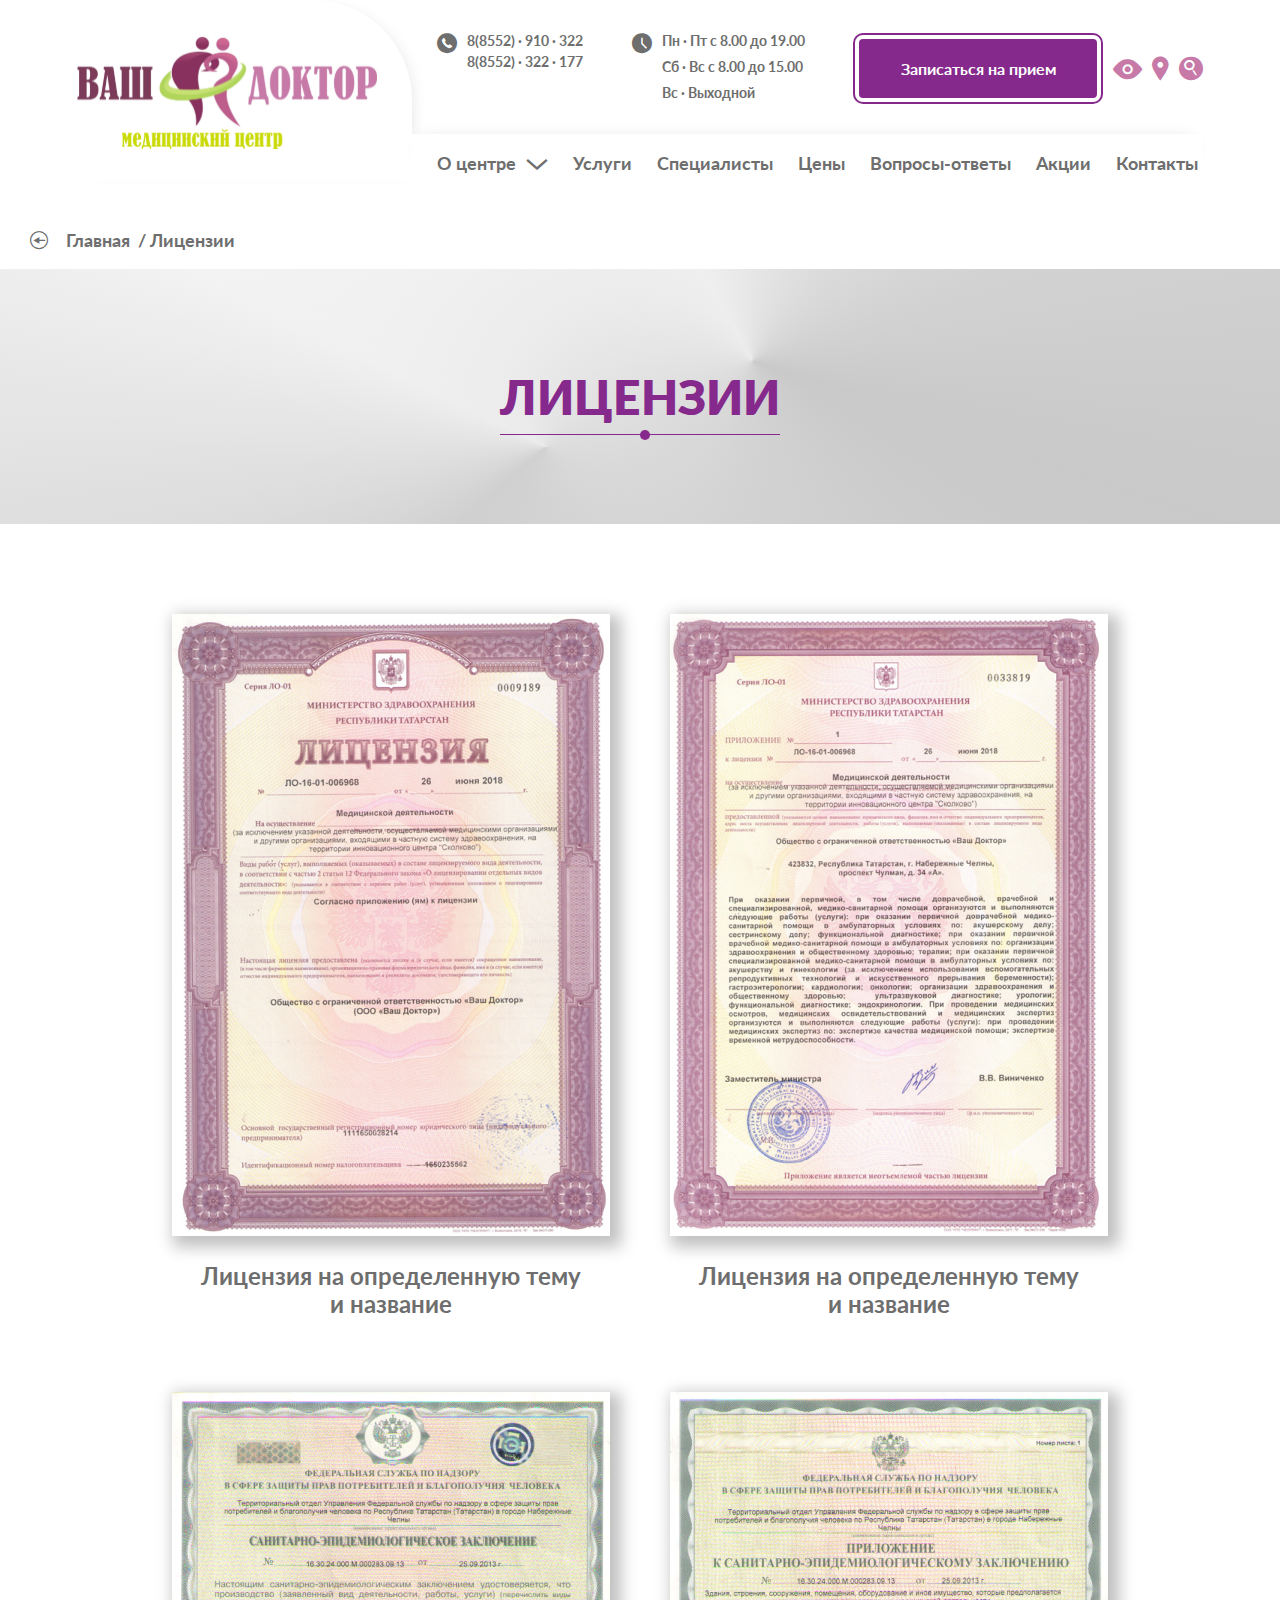
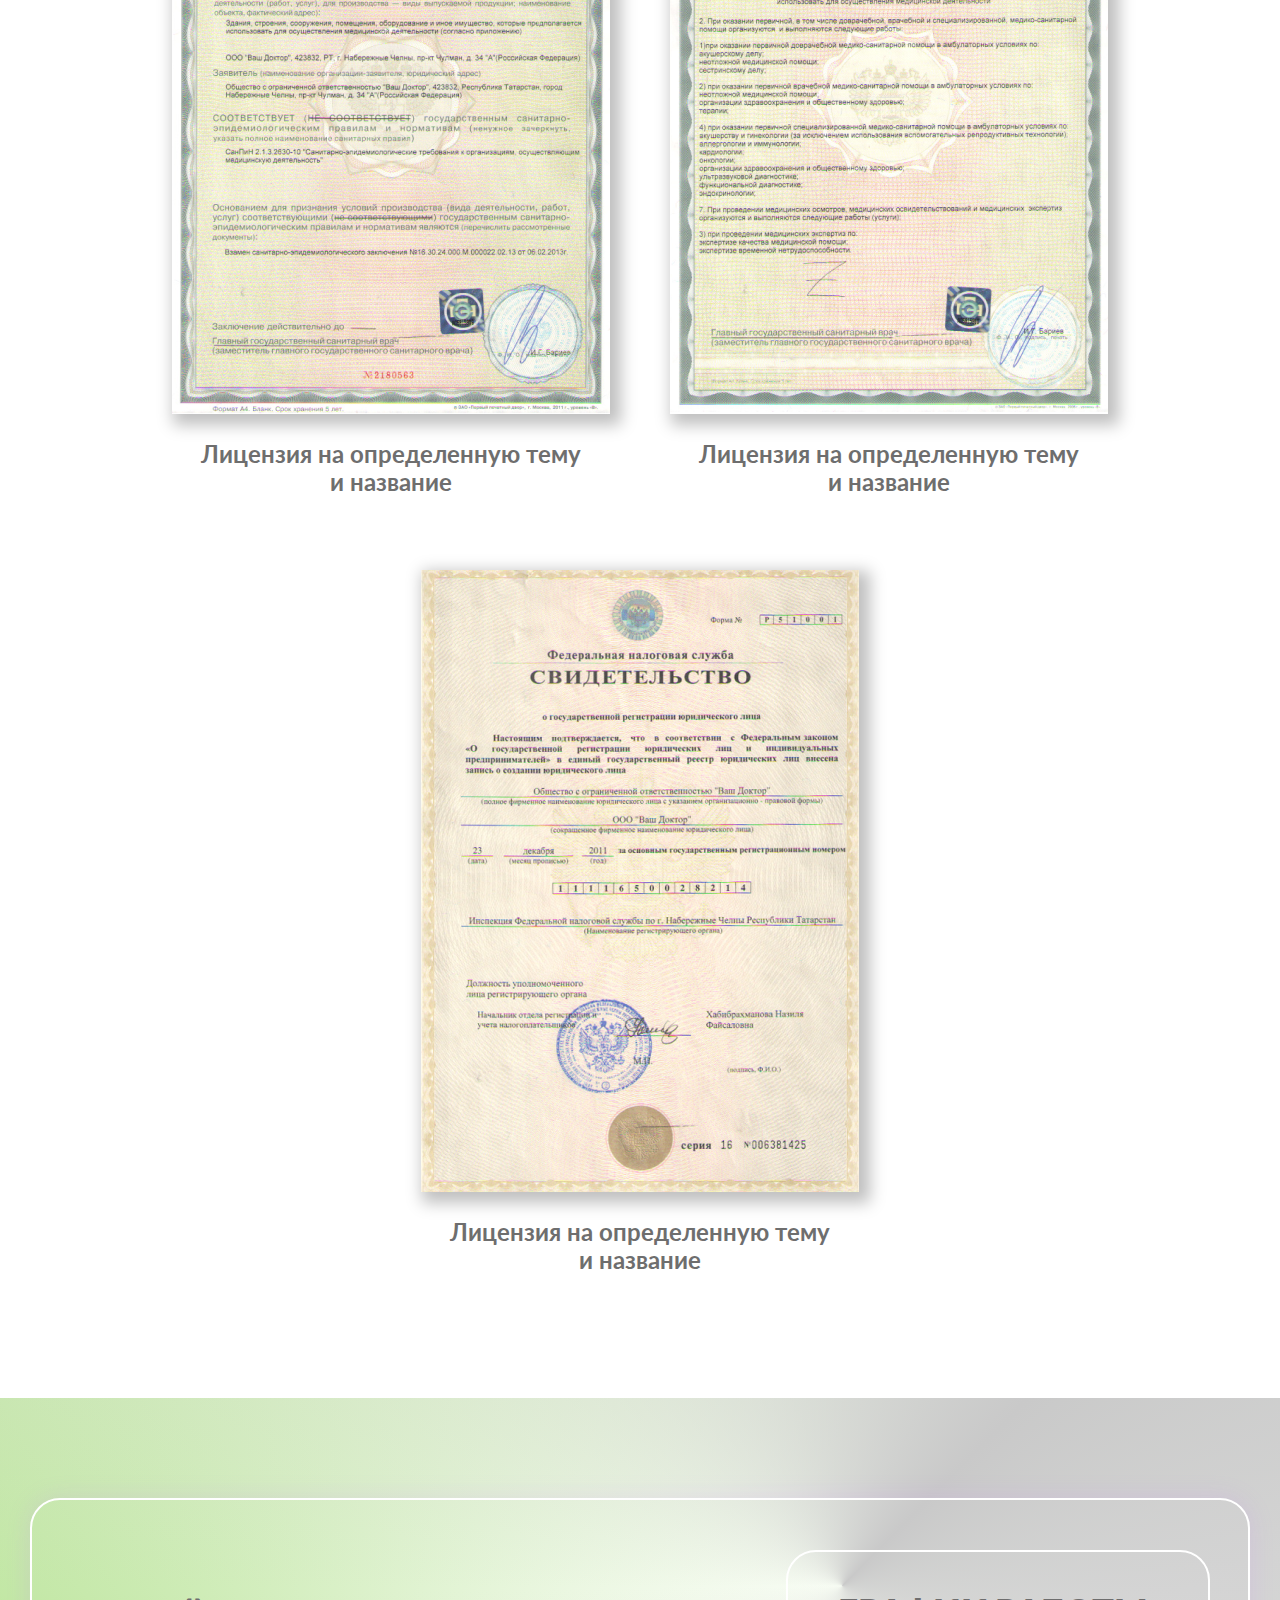
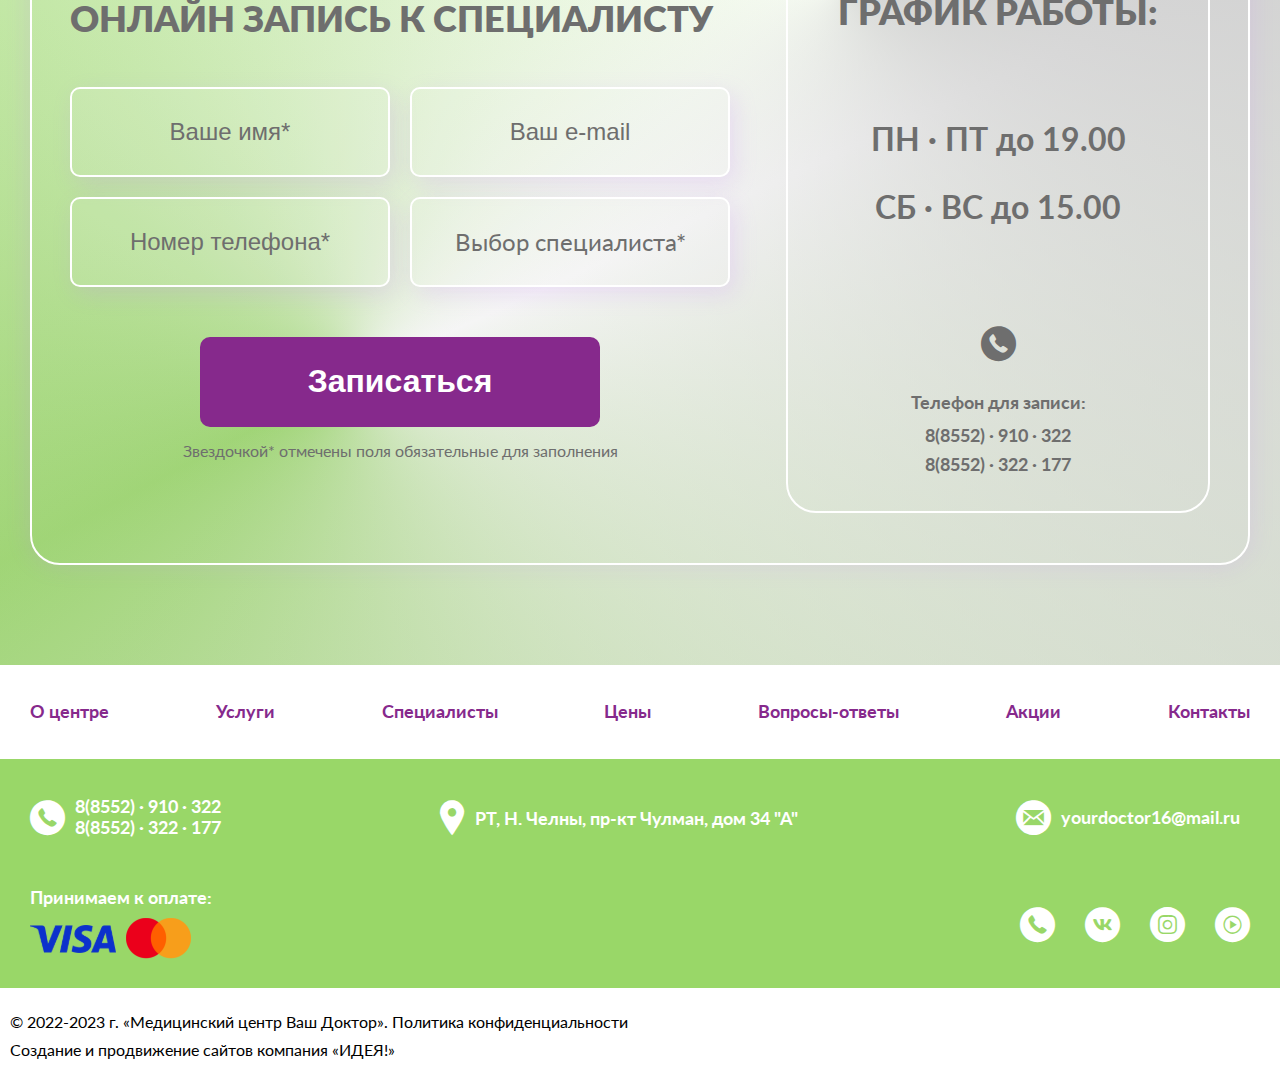
<file: licenses.html>
<!DOCTYPE html>
<html lang="en">
    <head>
    <meta charset="UTF-8">
    <meta http-equiv="X-UA-Compatible" content="IE=edge">
    <meta name="viewport" content="width=device-width, initial-scale=1.0">
    <link rel="stylesheet" href="libs/choices/choices.css">
    <link rel="stylesheet" href="css/style.css">
    <link rel="stylesheet" href="libs/lightbox/lightbox.css">
    <title>Лицензии</title>
</head>
    <body>
        <div class="wrapper">
            <header>
    <div class="header__container container">
        <div class="menu__icon">
            <span></span>
        </div>
        <div class="header__left">
            <a href="index.html">
                <img src="img/icons/logo.svg" alt="your-doctor">
            </a>
        </div>
        <div class="header__tel">
            <div class="header-tel__icon icon-tel"></div>
            <a href="tel:8(8552)910322">8(8552) · 910 · 322</a>
        </div>
        <div class="header__right">
            <div class="header-right__up">
                <div class="header-right__contacts">
                    <div class="contacts__icon icon-tel"></div>
                    <div class="contacts__phones">
                        <div class="header-contacts__first">
                            <a href="tel:8(8552)910322">8(8552) · 910 · 322</a>
                        </div>
                        <div class="header-contacts__second">
                            <a href="tel:8(8552)322177">8(8552) · 322 · 177</a>
                        </div>
                    </div>
                </div>
                <div class="header-right__times">
                    <div class="times__icon icon-time"></div>
                    <span class="times__text">Время работы:</span>
                    <ul class="times__list">
                        <li>Пн · Пт с 8.00 до 19.00</li>
                        <li>Сб · Вс с 8.00 до 15.00</li>
                        <li>Вс · Выходной</li>
                    </ul>
                </div>
                <div class="header-right__buttons">
                    <a href="#popup-reception" class="button">Записаться на прием</a>
                    <div class="header-right__icons">
                        <div class="header-right__poor-vision">
                            <a href="#" class="icon-eye"></a>
                        </div>
                        <div class="header-right__map">
                            <a href="#popup-map" class="icon-map"></a>
                        </div>
                        <div class="header-right__search">
                            <a href="#popup-search" class="icon-search"></a>
                        </div>
                    </div>
                </div>
            </div>
            <div class="header-right__down">
                <nav class="header-right__menu">
                    <ul class="menu__list">
                        <li class="menu__item">
                            <a href="about.html" class="menu__link">О центре</a>
                            <span class="menu__arrow icon-arrow3"></span>
                            <ul class="menu__sub-list">
                                <li>
                                    <a href="reviews.html" class="menu__sub-link">Отзывы</a>
                                </li>
                                <li>
                                    <a href="licenses.html" class="menu__sub-link">Лицензии</a>
                                </li>
                                <li>
                                    <a href="consumer-information.html" class="menu__sub-link">Информация для потребителей</a>
                                </li>
                            </ul>
                        </li>
                        <li class="menu__item">
                            <a href="services.html" class="menu__link">Услуги</a>
                        </li>
                        <li class="menu__item">
                            <a href="specialists.html" class="menu__link">Специалисты</a>
                        </li>
                        <li class="menu__item">
                            <a href="prices.html" class="menu__link">Цены</a>
                        </li>
                        <li class="menu__item">
                            <a href="questions.html" class="menu__link">Вопросы-ответы</a>
                        </li>
                        <li class="menu__item">
                            <a href="offers.html" class="menu__link">Акции</a>
                        </li>
                        <li class="menu__item">
                            <a href="contacts.html" class="menu__link">Контакты</a>
                        </li>
                    </ul>
                </nav>
            </div>
        </div>
    </div>
</header>
            <main class="page">
    <section class="breadcrumb">
        <div class="breadcrumb__container container">
            <a href="index.html" class="back__button icon-arrow1"></a>
            <ul class="breadcrumb__body">
                <li><a href="index.html">Главная</a></li>
                <li>Лицензии</li>
            </ul>
        </div>
    </section>

    <section class="page-tittle">
        <div class="page-tittle__container">
            <div class="page-tittle__body">
                <h2>Лицензии</h2>
                <div class="page-tittle__circle"></div>
            </div>
        </div>
    </section>

    <section class="licenses">
        <div class="licenses__container">
            <div class="licenses__body">
                <div class="licenses__item">
                    <a href="img/licenses/license1.png" data-lightbox="models" data-title="Лицензия на определенную тему и название">
                        <img src="img/licenses/license1.png" alt="">
                    </a>
                    <p class="licenses__tittle">Лицензия на определенную тему и название</p>
                </div>
                <div class="licenses__item">
                    <a href="img/licenses/license2.png" data-lightbox="models" data-title="Лицензия на определенную тему и название">
                        <img src="img/licenses/license2.png" alt="">
                    </a>
                    <p class="licenses__tittle">Лицензия на определенную тему и название</p>
                </div>
                <div class="licenses__item">
                    <a href="img/licenses/license3.png" data-lightbox="models" data-title="Лицензия на определенную тему и название">
                        <img src="img/licenses/license3.png" alt="">
                    </a>
                    <p class="licenses__tittle">Лицензия на определенную тему и название</p>
                </div>
                <div class="licenses__item">
                    <a href="img/licenses/license4.png" data-lightbox="models" data-title="Лицензия на определенную тему и название">
                        <img src="img/licenses/license4.png" alt="">
                    </a>
                    <p class="licenses__tittle">Лицензия на определенную тему и название</p>
                </div>
                <div class="licenses__item">
                    <a href="img/licenses/license5.png" data-lightbox="models" data-title="Лицензия на определенную тему и название">
                        <img src="img/licenses/license5.png" alt="">
                    </a>
                    <p class="licenses__tittle">Лицензия на определенную тему и название</p>
                </div>
            </div>
        </div>
    </section>

    <section class="registration">
    <div class="registration__container container">
        <div class="registration__body">
            <div class="registration__left">
                <div class="form">
                    <form action="#" id="form" class="form__body">
                        <div class="registration__subtittle subtittle">Онлайн запись к специалисту</div>
                        <div class="form__grid-body">
                            <div class="form__item">
                                <input id="formName" type="text" name="name" class="form__input" placeholder="Ваше имя*">
                            </div>
                            <div class="form__item">
                                <input id="formEmail" type="email" name="email" class="form__input" placeholder="Ваш e-mail">
                            </div>
                            <div class="form__item">
                                <input id="formPhone" type="tel" name="phone" class="form__input" placeholder="Номер телефона*">
                            </div>
                            <div class="form__item">
                                <select name="specialist" id="formSpecialist" class="form__select">
                                    <option value="" disabled selected hidden>Выбор специалиста*</option>
                                    <option value="Гинеколог">Гинеколог</option>
                                    <option value="Уролог">Уролог</option>
                                    <option value="Гастроэнтеролог">Гастроэнтеролог</option>
                                    <option value="Хирургия">Хирургия</option>
                                    <option value="Эндокринолог">Эндокринолог</option>
                                    <option value="Кардиолог">Кардиолог</option>
                                </select>
                                
                            </div>
                        </div>
                        <button type="submit" class="form__button">Записаться</button>
                    </form>
                </div>
                <p class="registration-left__text">Звездочкой* отмечены поля обязательные для заполнения</p>
            </div>
            <div class="registration__right">
                <div class="registration-right__tittle">ГРАФИК РАБОТЫ:</div>
                <div class="registration-right__times">
                    <span class="registration-right__time1">ПН · ПТ до 19.00</span>
                    <span class="registration-right__time2">СБ · ВС до 15.00</span>
                </div>
                <div class="registration-right__contacts">
                    <div class="registration-right__contacts-icon icon-tel"></div>
                    <span class="registration-right__contacts-tittle">Телефон для записи:</span>
                    <a href="tel:8(8552)910322">8(8552) · 910 · 322</a>
                    <a href="tel:8(8552)322177">8(8552) · 322 · 177</a>
                </div>
            </div>
        </div>
    </div>
</section>
    <div class="scroll-up">
        <div class="scroll-up__icon icon-arrow2"></div>
    </div>
</main>
            <footer>
    <div class="footer__logo">
        <a href="#">
            <img src="img/icons/logo.svg">
        </a>
    </div>
    <div class="footer__menu container">
        <ul class="footer-menu__list">
            <li class="footer-menu__item">
                <a href="about.html" class="menu__link">О центре</a>
            </li>
            <li class="footer-menu__item">
                <a href="services.html" class="menu__link">Услуги</a>
            </li>
            <li class="footer-menu__item">
                <a href="specialists.html" class="menu__link">Специалисты</a>
            </li>
            <li class="footer-menu__item">
                <a href="prices.html" class="menu__link">Цены</a>
            </li>
            <li class="footer-menu__item">
                <a href="questions.html" class="menu__link">Вопросы-ответы</a>
            </li>
            <li class="footer-menu__item">
                <a href="offers.html" class="menu__link">Акции</a>
            </li>
            <li class="footer-menu__item">
                <a href="contacts.html" class="menu__link">Контакты</a>
            </li>
        </ul>
    </div>
    <div class="footer__connect">
        <div class="footer-contacts__container container">
            <div class="footer__up">
                <div class="footer__contacts">
                    <div class="footer-contacts__icon icon-tel"></div>
                    <div class="footer-contacts__phones">
                        <div class="footer-contacts__first">
                            <a href="tel:8(8552)910322">8(8552) · 910 · 322</a>
                        </div>
                        <div class="footer-contacts__second">
                            <a href="tel:8(8552)322177">8(8552) · 322 · 177</a>
                        </div>
                    </div>
                </div>
                <div class="footer__map">
                    <div class="footer-map__icon icon-map"></div>
                    <div class="footer-map__text">
                        <span>РТ, Н. Челны, пр-кт Чулман, дом 34 "А"</span>
                    </div>
                </div>
                <div class="footer__mail">
                    <div class="footer-mail__icon icon-mail"></div>
                    <div class="footer-mail__contact">
                        <a href="mailto:yourdoctor16@mail.ru">yourdoctor16@mail.ru</a>
                    </div>
                </div>
            </div>
            <div class="footer__down">
                <div class="footer__pay">
                    <span>Принимаем к оплате:</span>
                    <div class="footer-pay__cards">
                        <div class="visa-card">
                            <img src="img/icons/visa.svg">
                        </div>
                        <div class="master-card">
                            <img src="img/icons/master.svg">
                        </div>
                    </div>
                </div>
                <ul class="footer__icons">
                    <li class="footer-icons__whatsup">
                        <a href="#" class="icon-tel"></a>
                    </li>
                    <li class="footer-icons__vk">
                        <a href="#" class="icon-vk"></a>
                    </li>
                    <li class="footer-icons__insta">
                        <a href="#" class="icon-insta"></a>
                    </li>
                    <li class="footer-icons__youtube">
                        <a href="#" class="icon-youtube"></a>
                    </li>
                </ul>
            </div>
        </div>
    </div>
    <div class="footer__copyright container">
        <div class="copyright__left">
            <p>© 2022-2023 г. «Медицинский центр Ваш Доктор». <a href="#">Политика конфиденциальности</a></p>
            
        </div>
        <div class="copyright__right">
            <p>Создание и продвижение сайтов компания <a href="#">«ИДЕЯ!»</a></p>
        </div>
    </div>
</footer>
<div id="popup-map" class="popup">
    <a href="#header" class="popup__area"></a>
    <div class="popup__body">
        <div class="popup__content">
            <a href="#" class="popup__close"></a>
            <div class="popup__tittle">Адрес</div>
            <div class="popup__map">
                <script type="text/javascript" charset="utf-8" async src="https://api-maps.yandex.ru/services/constructor/1.0/js/?um=constructor%3A2dccb7eb11f1e199bd2d010eefdd7bbd5aed097dd081a88835fa962e490e1b9f&amp;width=100%25&amp;height=400&amp;lang=ru_RU&amp;scroll=false"></script>
            </div>
        </div>
    </div>
</div>
<div id="popup-search" class="popup">
    <a href="#header" class="popup__area"></a>
    <div class="popup__body">
        <div class="popup__content">
            <a href="#" class="popup__close"></a>
            <div class="popup__tittle">Поиск</div>
            <form action="" method="get" class="form-search">
                <input name="search" placeholder="Поиск" type="search" class="input-search">
                <button type="submit" class="button-search"></button>
            </form>
        </div>
    </div>
</div>
<div id="popup-reception" class="popup">
    <a href="#header" class="popup__area"></a>
    <div class="popup__body">
        <div class="popup__content popup-content__reception">
            <a href="#" class="popup__close"></a>
            <div class="popup__tittle">Записаться на прием</div>
            <div class="popup-form">
                <form action="#" id="form" class="form__body">
                    <div class="form__popup">
                        <div class="form__item">
                            <input id="formName" type="text" name="name" class="form__input" placeholder="Ваше имя*">
                        </div>
                        <div class="form__item">
                            <input id="formEmail" type="email" name="email" class="form__input" placeholder="Ваш e-mail">
                        </div>
                        <div class="form__item">
                            <input id="formPhone" type="tel" name="phone" class="form__input" placeholder="Номер телефона*">
                        </div>
                        <div class="form__item">
                            <select name="specialist" id="formSpecialist" class="form__select">
                                <option value="" disabled selected hidden>Выбор специалиста*</option>
                                <option value="Гинеколог">Гинеколог</option>
                                <option value="Уролог">Уролог</option>
                                <option value="Гастроэнтеролог">Гастроэнтеролог</option>
                                <option value="Хирургия">Хирургия</option>
                                <option value="Эндокринолог">Эндокринолог</option>
                                <option value="Кардиолог">Кардиолог</option>
                            </select>
                        </div>
                        <div class="form__item">
                            <input id="formName" type="text" name="name" class="form__input" placeholder="Дата">
                        </div>
                        <div class="form__item">
                            <input id="formName" type="text" name="name" class="form__input" placeholder="Время">
                        </div>
                        <div class="popup-checkbox">
                            <input id="formAgreement" checked type="checkbox" name="agreemetn" class="checkbox__input">
                            <label for="formAgreement" class="checkbox__label"><span>Нажимая кнопку, я даю свое согласие на обработку моих персональных данных в соответствии с законом № 152-ФЗ «О персональных данных» от 27.07.2006 и принимаю условия <a href="#">пользовательского соглашения.</a></span></label>
                        </div>
                    </div>
                    <button type="submit" class="form__button popup-button">Отправить</button>
                </form>
            </div>
            <p class="popup-reception__text">Звездочкой* отмечены поля обязательные для заполнения</p>
        </div>
    </div>
</div>
        </div>
        <script src="libs/lightbox/lightbox-plus-jquery.js"></script>
        <script src="libs/imask/imask.js"></script>
        <script src="libs/choices/choices.js"></script>
        <script src="js/app.js"></script>
    </body>
</html>
</file>
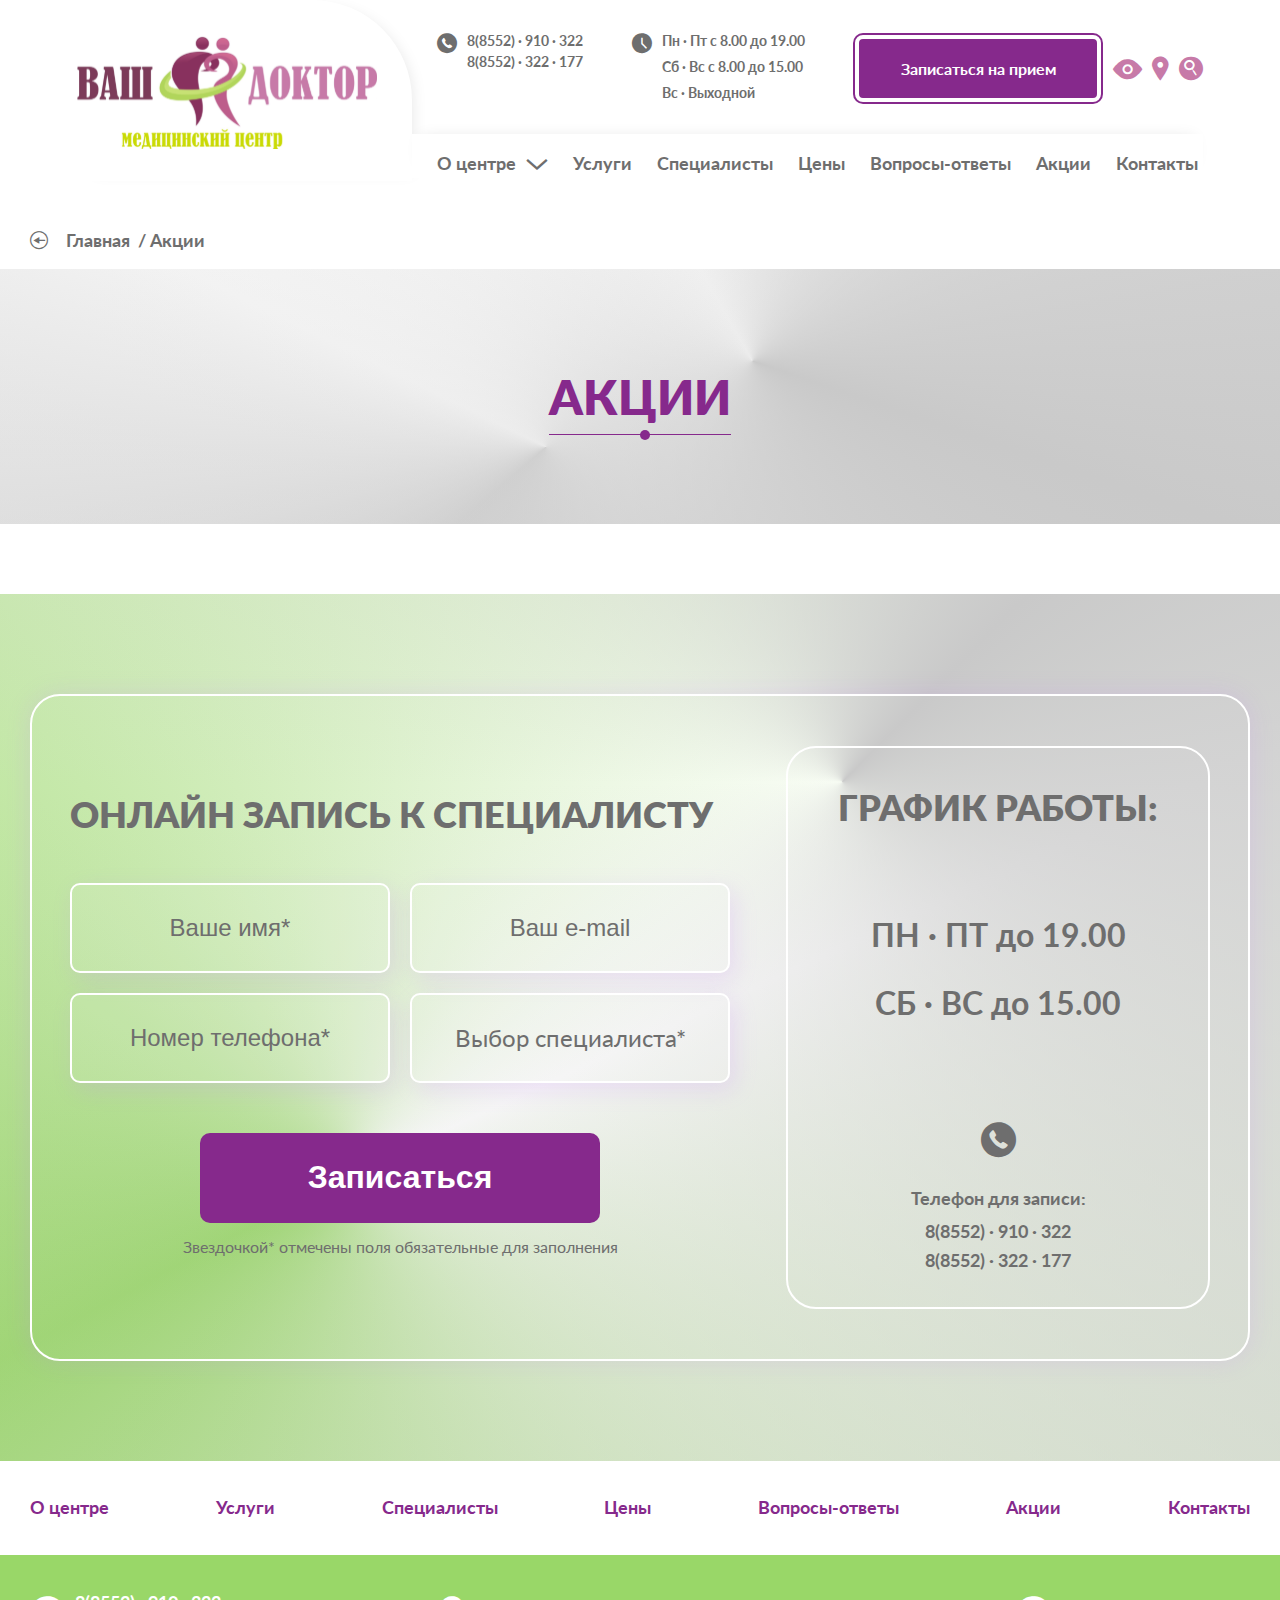
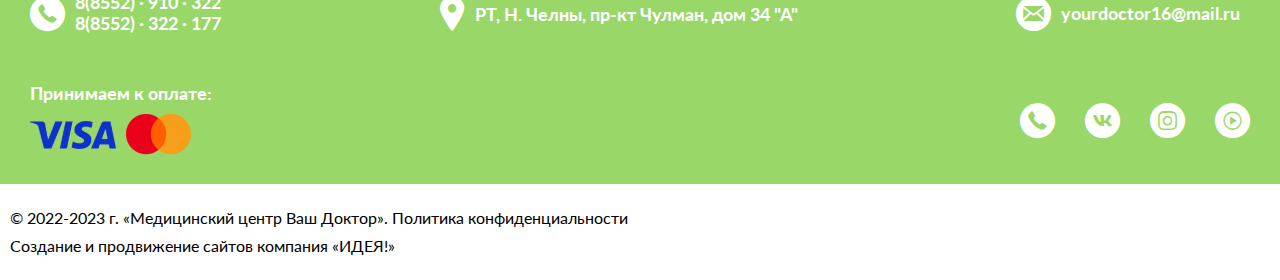
<file: offers.html>
<!DOCTYPE html>
<html lang="en">
    <head>
    <meta charset="UTF-8">
    <meta http-equiv="X-UA-Compatible" content="IE=edge">
    <meta name="viewport" content="width=device-width, initial-scale=1.0">
    <link rel="stylesheet" href="libs/choices/choices.css">
    <link rel="stylesheet" href="css/style.css">
    <title>Акции</title>
</head>
    <body>
        <div class="wrapper">
            <header>
    <div class="header__container container">
        <div class="menu__icon">
            <span></span>
        </div>
        <div class="header__left">
            <a href="index.html">
                <img src="img/icons/logo.svg" alt="your-doctor">
            </a>
        </div>
        <div class="header__tel">
            <div class="header-tel__icon icon-tel"></div>
            <a href="tel:8(8552)910322">8(8552) · 910 · 322</a>
        </div>
        <div class="header__right">
            <div class="header-right__up">
                <div class="header-right__contacts">
                    <div class="contacts__icon icon-tel"></div>
                    <div class="contacts__phones">
                        <div class="header-contacts__first">
                            <a href="tel:8(8552)910322">8(8552) · 910 · 322</a>
                        </div>
                        <div class="header-contacts__second">
                            <a href="tel:8(8552)322177">8(8552) · 322 · 177</a>
                        </div>
                    </div>
                </div>
                <div class="header-right__times">
                    <div class="times__icon icon-time"></div>
                    <span class="times__text">Время работы:</span>
                    <ul class="times__list">
                        <li>Пн · Пт с 8.00 до 19.00</li>
                        <li>Сб · Вс с 8.00 до 15.00</li>
                        <li>Вс · Выходной</li>
                    </ul>
                </div>
                <div class="header-right__buttons">
                    <a href="#popup-reception" class="button">Записаться на прием</a>
                    <div class="header-right__icons">
                        <div class="header-right__poor-vision">
                            <a href="#" class="icon-eye"></a>
                        </div>
                        <div class="header-right__map">
                            <a href="#popup-map" class="icon-map"></a>
                        </div>
                        <div class="header-right__search">
                            <a href="#popup-search" class="icon-search"></a>
                        </div>
                    </div>
                </div>
            </div>
            <div class="header-right__down">
                <nav class="header-right__menu">
                    <ul class="menu__list">
                        <li class="menu__item">
                            <a href="about.html" class="menu__link">О центре</a>
                            <span class="menu__arrow icon-arrow3"></span>
                            <ul class="menu__sub-list">
                                <li>
                                    <a href="reviews.html" class="menu__sub-link">Отзывы</a>
                                </li>
                                <li>
                                    <a href="licenses.html" class="menu__sub-link">Лицензии</a>
                                </li>
                                <li>
                                    <a href="consumer-information.html" class="menu__sub-link">Информация для потребителей</a>
                                </li>
                            </ul>
                        </li>
                        <li class="menu__item">
                            <a href="services.html" class="menu__link">Услуги</a>
                        </li>
                        <li class="menu__item">
                            <a href="specialists.html" class="menu__link">Специалисты</a>
                        </li>
                        <li class="menu__item">
                            <a href="prices.html" class="menu__link">Цены</a>
                        </li>
                        <li class="menu__item">
                            <a href="questions.html" class="menu__link">Вопросы-ответы</a>
                        </li>
                        <li class="menu__item">
                            <a href="offers.html" class="menu__link">Акции</a>
                        </li>
                        <li class="menu__item">
                            <a href="contacts.html" class="menu__link">Контакты</a>
                        </li>
                    </ul>
                </nav>
            </div>
        </div>
    </div>
</header>
            <main class="page">
    <section class="breadcrumb">
        <div class="breadcrumb__container container">
            <a href="index.html" class="back__button icon-arrow1"></a>
            <ul class="breadcrumb__body">
                <li><a href="index.html">Главная</a></li>
                <li>Акции</li>
            </ul>
        </div>
    </section>

    <section class="page-tittle">
        <div class="page-tittle__container">
            <div class="page-tittle__body">
                <h2>Акции</h2>
                <div class="page-tittle__circle"></div>
            </div>
        </div>
    </section>

    <section class="registration">
    <div class="registration__container container">
        <div class="registration__body">
            <div class="registration__left">
                <div class="form">
                    <form action="#" id="form" class="form__body">
                        <div class="registration__subtittle subtittle">Онлайн запись к специалисту</div>
                        <div class="form__grid-body">
                            <div class="form__item">
                                <input id="formName" type="text" name="name" class="form__input" placeholder="Ваше имя*">
                            </div>
                            <div class="form__item">
                                <input id="formEmail" type="email" name="email" class="form__input" placeholder="Ваш e-mail">
                            </div>
                            <div class="form__item">
                                <input id="formPhone" type="tel" name="phone" class="form__input" placeholder="Номер телефона*">
                            </div>
                            <div class="form__item">
                                <select name="specialist" id="formSpecialist" class="form__select">
                                    <option value="" disabled selected hidden>Выбор специалиста*</option>
                                    <option value="Гинеколог">Гинеколог</option>
                                    <option value="Уролог">Уролог</option>
                                    <option value="Гастроэнтеролог">Гастроэнтеролог</option>
                                    <option value="Хирургия">Хирургия</option>
                                    <option value="Эндокринолог">Эндокринолог</option>
                                    <option value="Кардиолог">Кардиолог</option>
                                </select>
                                
                            </div>
                        </div>
                        <button type="submit" class="form__button">Записаться</button>
                    </form>
                </div>
                <p class="registration-left__text">Звездочкой* отмечены поля обязательные для заполнения</p>
            </div>
            <div class="registration__right">
                <div class="registration-right__tittle">ГРАФИК РАБОТЫ:</div>
                <div class="registration-right__times">
                    <span class="registration-right__time1">ПН · ПТ до 19.00</span>
                    <span class="registration-right__time2">СБ · ВС до 15.00</span>
                </div>
                <div class="registration-right__contacts">
                    <div class="registration-right__contacts-icon icon-tel"></div>
                    <span class="registration-right__contacts-tittle">Телефон для записи:</span>
                    <a href="tel:8(8552)910322">8(8552) · 910 · 322</a>
                    <a href="tel:8(8552)322177">8(8552) · 322 · 177</a>
                </div>
            </div>
        </div>
    </div>
</section>
    <div class="scroll-up">
        <div class="scroll-up__icon icon-arrow2"></div>
    </div>
</main>
            <footer>
    <div class="footer__logo">
        <a href="#">
            <img src="img/icons/logo.svg">
        </a>
    </div>
    <div class="footer__menu container">
        <ul class="footer-menu__list">
            <li class="footer-menu__item">
                <a href="about.html" class="menu__link">О центре</a>
            </li>
            <li class="footer-menu__item">
                <a href="services.html" class="menu__link">Услуги</a>
            </li>
            <li class="footer-menu__item">
                <a href="specialists.html" class="menu__link">Специалисты</a>
            </li>
            <li class="footer-menu__item">
                <a href="prices.html" class="menu__link">Цены</a>
            </li>
            <li class="footer-menu__item">
                <a href="questions.html" class="menu__link">Вопросы-ответы</a>
            </li>
            <li class="footer-menu__item">
                <a href="offers.html" class="menu__link">Акции</a>
            </li>
            <li class="footer-menu__item">
                <a href="contacts.html" class="menu__link">Контакты</a>
            </li>
        </ul>
    </div>
    <div class="footer__connect">
        <div class="footer-contacts__container container">
            <div class="footer__up">
                <div class="footer__contacts">
                    <div class="footer-contacts__icon icon-tel"></div>
                    <div class="footer-contacts__phones">
                        <div class="footer-contacts__first">
                            <a href="tel:8(8552)910322">8(8552) · 910 · 322</a>
                        </div>
                        <div class="footer-contacts__second">
                            <a href="tel:8(8552)322177">8(8552) · 322 · 177</a>
                        </div>
                    </div>
                </div>
                <div class="footer__map">
                    <div class="footer-map__icon icon-map"></div>
                    <div class="footer-map__text">
                        <span>РТ, Н. Челны, пр-кт Чулман, дом 34 "А"</span>
                    </div>
                </div>
                <div class="footer__mail">
                    <div class="footer-mail__icon icon-mail"></div>
                    <div class="footer-mail__contact">
                        <a href="mailto:yourdoctor16@mail.ru">yourdoctor16@mail.ru</a>
                    </div>
                </div>
            </div>
            <div class="footer__down">
                <div class="footer__pay">
                    <span>Принимаем к оплате:</span>
                    <div class="footer-pay__cards">
                        <div class="visa-card">
                            <img src="img/icons/visa.svg">
                        </div>
                        <div class="master-card">
                            <img src="img/icons/master.svg">
                        </div>
                    </div>
                </div>
                <ul class="footer__icons">
                    <li class="footer-icons__whatsup">
                        <a href="#" class="icon-tel"></a>
                    </li>
                    <li class="footer-icons__vk">
                        <a href="#" class="icon-vk"></a>
                    </li>
                    <li class="footer-icons__insta">
                        <a href="#" class="icon-insta"></a>
                    </li>
                    <li class="footer-icons__youtube">
                        <a href="#" class="icon-youtube"></a>
                    </li>
                </ul>
            </div>
        </div>
    </div>
    <div class="footer__copyright container">
        <div class="copyright__left">
            <p>© 2022-2023 г. «Медицинский центр Ваш Доктор». <a href="#">Политика конфиденциальности</a></p>
            
        </div>
        <div class="copyright__right">
            <p>Создание и продвижение сайтов компания <a href="#">«ИДЕЯ!»</a></p>
        </div>
    </div>
</footer>
<div id="popup-map" class="popup">
    <a href="#header" class="popup__area"></a>
    <div class="popup__body">
        <div class="popup__content">
            <a href="#" class="popup__close"></a>
            <div class="popup__tittle">Адрес</div>
            <div class="popup__map">
                <script type="text/javascript" charset="utf-8" async src="https://api-maps.yandex.ru/services/constructor/1.0/js/?um=constructor%3A2dccb7eb11f1e199bd2d010eefdd7bbd5aed097dd081a88835fa962e490e1b9f&amp;width=100%25&amp;height=400&amp;lang=ru_RU&amp;scroll=false"></script>
            </div>
        </div>
    </div>
</div>
<div id="popup-search" class="popup">
    <a href="#header" class="popup__area"></a>
    <div class="popup__body">
        <div class="popup__content">
            <a href="#" class="popup__close"></a>
            <div class="popup__tittle">Поиск</div>
            <form action="" method="get" class="form-search">
                <input name="search" placeholder="Поиск" type="search" class="input-search">
                <button type="submit" class="button-search"></button>
            </form>
        </div>
    </div>
</div>
<div id="popup-reception" class="popup">
    <a href="#header" class="popup__area"></a>
    <div class="popup__body">
        <div class="popup__content popup-content__reception">
            <a href="#" class="popup__close"></a>
            <div class="popup__tittle">Записаться на прием</div>
            <div class="popup-form">
                <form action="#" id="form" class="form__body">
                    <div class="form__popup">
                        <div class="form__item">
                            <input id="formName" type="text" name="name" class="form__input" placeholder="Ваше имя*">
                        </div>
                        <div class="form__item">
                            <input id="formEmail" type="email" name="email" class="form__input" placeholder="Ваш e-mail">
                        </div>
                        <div class="form__item">
                            <input id="formPhone" type="tel" name="phone" class="form__input" placeholder="Номер телефона*">
                        </div>
                        <div class="form__item">
                            <select name="specialist" id="formSpecialist" class="form__select">
                                <option value="" disabled selected hidden>Выбор специалиста*</option>
                                <option value="Гинеколог">Гинеколог</option>
                                <option value="Уролог">Уролог</option>
                                <option value="Гастроэнтеролог">Гастроэнтеролог</option>
                                <option value="Хирургия">Хирургия</option>
                                <option value="Эндокринолог">Эндокринолог</option>
                                <option value="Кардиолог">Кардиолог</option>
                            </select>
                        </div>
                        <div class="form__item">
                            <input id="formName" type="text" name="name" class="form__input" placeholder="Дата">
                        </div>
                        <div class="form__item">
                            <input id="formName" type="text" name="name" class="form__input" placeholder="Время">
                        </div>
                        <div class="popup-checkbox">
                            <input id="formAgreement" checked type="checkbox" name="agreemetn" class="checkbox__input">
                            <label for="formAgreement" class="checkbox__label"><span>Нажимая кнопку, я даю свое согласие на обработку моих персональных данных в соответствии с законом № 152-ФЗ «О персональных данных» от 27.07.2006 и принимаю условия <a href="#">пользовательского соглашения.</a></span></label>
                        </div>
                    </div>
                    <button type="submit" class="form__button popup-button">Отправить</button>
                </form>
            </div>
            <p class="popup-reception__text">Звездочкой* отмечены поля обязательные для заполнения</p>
        </div>
    </div>
</div>
        </div>
        <script src="libs/imask/imask.js"></script>
        <script src="libs/choices/choices.js"></script>
        <script src="js/app.js"></script>
    </body>
</html>
</file>
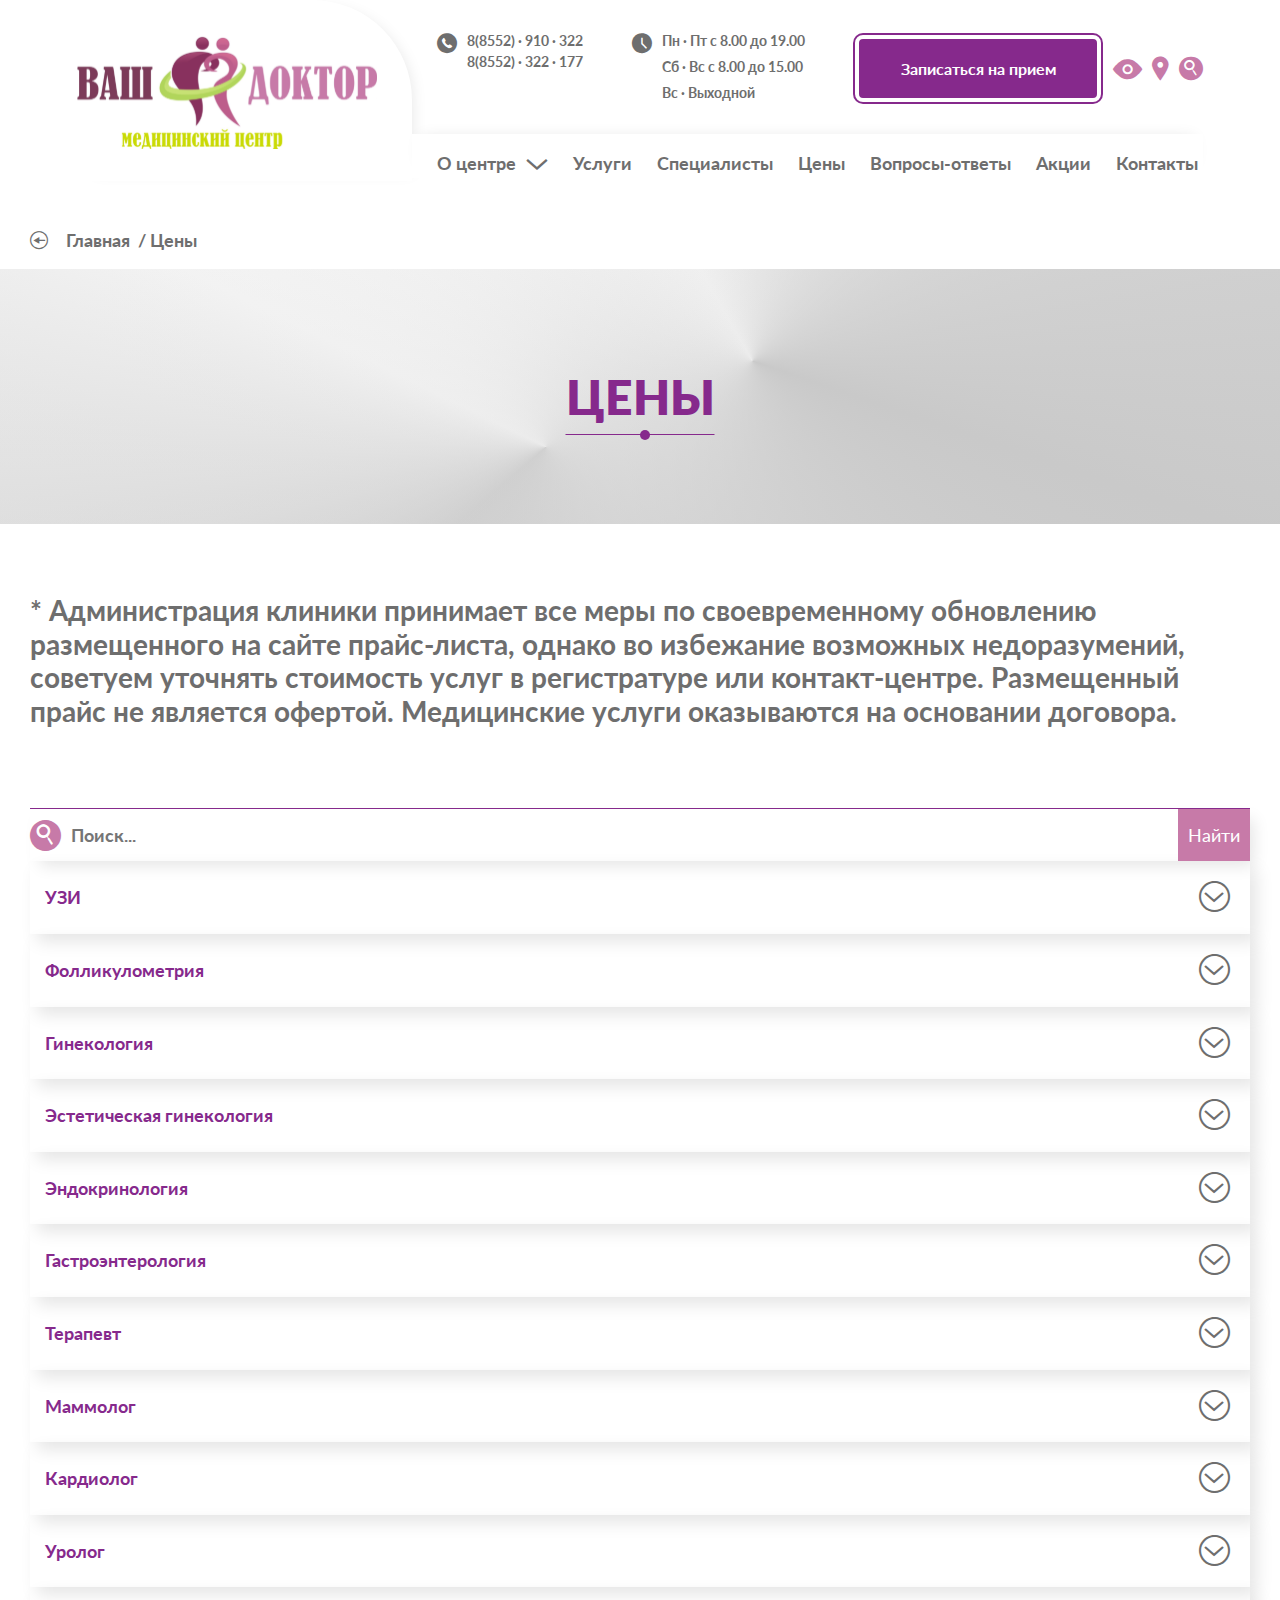
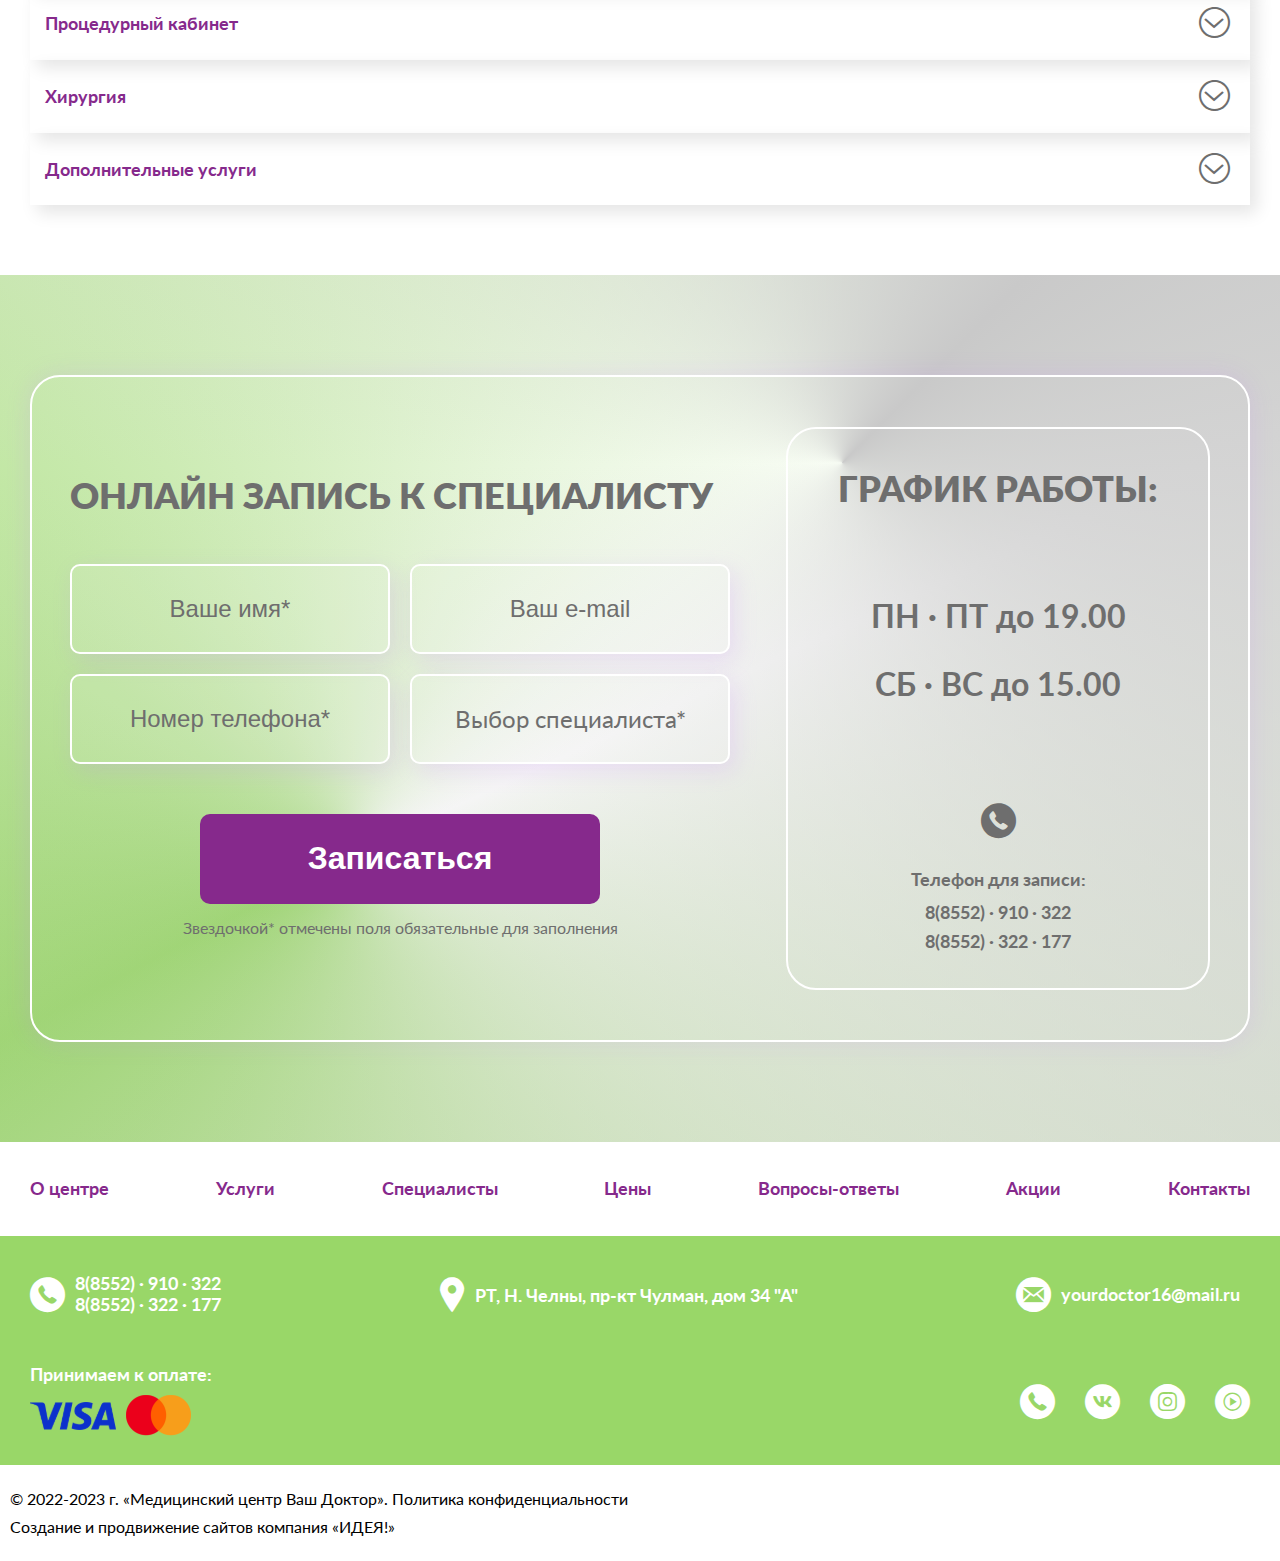
<file: prices.html>
<!DOCTYPE html>
<html lang="en">
    <head>
    <meta charset="UTF-8">
    <meta http-equiv="X-UA-Compatible" content="IE=edge">
    <meta name="viewport" content="width=device-width, initial-scale=1.0">
    <link rel="stylesheet" href="libs/choices/choices.css">
    <link rel="stylesheet" href="css/style.css">
    <title>Цены</title>
</head>
    <body>
        <div class="wrapper">
            <header>
    <div class="header__container container">
        <div class="menu__icon">
            <span></span>
        </div>
        <div class="header__left">
            <a href="index.html">
                <img src="img/icons/logo.svg" alt="your-doctor">
            </a>
        </div>
        <div class="header__tel">
            <div class="header-tel__icon icon-tel"></div>
            <a href="tel:8(8552)910322">8(8552) · 910 · 322</a>
        </div>
        <div class="header__right">
            <div class="header-right__up">
                <div class="header-right__contacts">
                    <div class="contacts__icon icon-tel"></div>
                    <div class="contacts__phones">
                        <div class="header-contacts__first">
                            <a href="tel:8(8552)910322">8(8552) · 910 · 322</a>
                        </div>
                        <div class="header-contacts__second">
                            <a href="tel:8(8552)322177">8(8552) · 322 · 177</a>
                        </div>
                    </div>
                </div>
                <div class="header-right__times">
                    <div class="times__icon icon-time"></div>
                    <span class="times__text">Время работы:</span>
                    <ul class="times__list">
                        <li>Пн · Пт с 8.00 до 19.00</li>
                        <li>Сб · Вс с 8.00 до 15.00</li>
                        <li>Вс · Выходной</li>
                    </ul>
                </div>
                <div class="header-right__buttons">
                    <a href="#popup-reception" class="button">Записаться на прием</a>
                    <div class="header-right__icons">
                        <div class="header-right__poor-vision">
                            <a href="#" class="icon-eye"></a>
                        </div>
                        <div class="header-right__map">
                            <a href="#popup-map" class="icon-map"></a>
                        </div>
                        <div class="header-right__search">
                            <a href="#popup-search" class="icon-search"></a>
                        </div>
                    </div>
                </div>
            </div>
            <div class="header-right__down">
                <nav class="header-right__menu">
                    <ul class="menu__list">
                        <li class="menu__item">
                            <a href="about.html" class="menu__link">О центре</a>
                            <span class="menu__arrow icon-arrow3"></span>
                            <ul class="menu__sub-list">
                                <li>
                                    <a href="reviews.html" class="menu__sub-link">Отзывы</a>
                                </li>
                                <li>
                                    <a href="licenses.html" class="menu__sub-link">Лицензии</a>
                                </li>
                                <li>
                                    <a href="consumer-information.html" class="menu__sub-link">Информация для потребителей</a>
                                </li>
                            </ul>
                        </li>
                        <li class="menu__item">
                            <a href="services.html" class="menu__link">Услуги</a>
                        </li>
                        <li class="menu__item">
                            <a href="specialists.html" class="menu__link">Специалисты</a>
                        </li>
                        <li class="menu__item">
                            <a href="prices.html" class="menu__link">Цены</a>
                        </li>
                        <li class="menu__item">
                            <a href="questions.html" class="menu__link">Вопросы-ответы</a>
                        </li>
                        <li class="menu__item">
                            <a href="offers.html" class="menu__link">Акции</a>
                        </li>
                        <li class="menu__item">
                            <a href="contacts.html" class="menu__link">Контакты</a>
                        </li>
                    </ul>
                </nav>
            </div>
        </div>
    </div>
</header>
            <main class="page">
    <section class="breadcrumb">
        <div class="breadcrumb__container container">
            <a href="index.html" class="back__button icon-arrow1"></a>
            <ul class="breadcrumb__body">
                <li><a href="index.html">Главная</a></li>
                <li>Цены</li>
            </ul>
        </div>
    </section>

    <section class="page-tittle">
        <div class="page-tittle__container">
            <div class="page-tittle__body">
                <h2>Цены</h2>
                <div class="page-tittle__circle"></div>
            </div>
        </div>
    </section>

    <section class="price-attention">
        <div class="price-attention__container container">
            <p class="price-attention">* Администрация клиники принимает все меры по своевременному обновлению размещенного на сайте прайс-листа, однако во избежание возможных недоразумений, советуем уточнять стоимость услуг в регистратуре или контакт-центре. Размещенный прайс не является офертой. Медицинские услуги оказываются на основании договора.</p>
        </div>
    </section>

    <section class="price__search">
        <div class="price-search__container container">
            <div class="price-search__body">
                <span class="icon-search"></span>
                <form action="" method="get">
                    <input name="search" placeholder="Поиск..." type="search" class="input-search">
                    <button type="submit" class="button-search">Найти</button>
                </form>
            </div>
        </div>
    </section>

    <section class="price__prices">
        <div class="prices__container container">
            <div class="prices__spoiler spoiler">
                <input type="checkbox" id="spoiler1" name="spoilers" class="spoiler__input">
                <label for="spoiler1" class="spoiler__tittle">УЗИ<span class="icon-arrow2"></span></label>
                <div class="spoiler__content">
                    <table>
                        <tbody>
                            <tr>
                              <td>УЗИ органов малого таза (трансвагинально, ректально)</td>
                              <td>1000р</td>
                            </tr>
                            <tr>
                              <td>УЗИ органов малого таза + доплер</td>
                              <td>1600р</td>
                            </tr>
                            <tr>
                              <td>УЗИ органов малого таза (трансабдоминально, с наполнением мочевого пузыря)</td>
                              <td>900р</td>
                            </tr>
                            <tr>
                                <td>Доплер гинекология</td>
                                <td>600р</td>
                            </tr>
                            <tr>
                                <td>УЗИ определение беременности на малом сроке (до 11 недель)</td>
                                <td>1000р</td>
                            </tr>
                            <tr>
                                <td>УЗИ I триместр (11-14 недель)</td>
                                <td>1200р</td>
                            </tr>
                            <tr>
                                <td>УЗИ плода 15-18 недель (по направлению врача)</td>
                                <td>1200р</td>
                            </tr>
                            <tr>
                                <td>УЗИ плода 15-18 недель+ДМИ (по направлению)</td>
                                <td>1200р</td>
                            </tr>
                          </tbody>
                    </table>
                </div>
                
            </div>
            <div class="prices__spoiler spoiler">
                <input type="checkbox" id="spoiler2" name="spoilers" class="spoiler__input">
                <label for="spoiler2" class="spoiler__tittle">Фолликулометрия<span class="icon-arrow2"></span></label>
                <div class="spoiler__content">
                    <table>
                        <tbody>
                            <tr>
                              <td>УЗИ органов малого таза (трансвагинально, ректально)</td>
                              <td>1000р</td>
                            </tr>
                            <tr>
                              <td>УЗИ органов малого таза + доплер</td>
                              <td>1600р</td>
                            </tr>
                            <tr>
                              <td>УЗИ органов малого таза (трансабдоминально, с наполнением мочевого пузыря)</td>
                              <td>900р</td>
                            </tr>
                            <tr>
                                <td>Доплер гинекология</td>
                                <td>600р</td>
                            </tr>
                            <tr>
                                <td>УЗИ определение беременности на малом сроке (до 11 недель)</td>
                                <td>1000р</td>
                            </tr>
                            <tr>
                                <td>УЗИ I триместр (11-14 недель)</td>
                                <td>1200р</td>
                            </tr>
                            <tr>
                                <td>УЗИ плода 15-18 недель (по направлению врача)</td>
                                <td>1200р</td>
                            </tr>
                            <tr>
                                <td>УЗИ плода 15-18 недель+ДМИ (по направлению)</td>
                                <td>1200р</td>
                            </tr>
                          </tbody>
                    </table>
                </div>   
            </div>
            <div class="prices__spoiler spoiler">
                <input type="checkbox" id="spoiler3" name="spoilers" class="spoiler__input">
                <label for="spoiler3" class="spoiler__tittle">Гинекология<span class="icon-arrow2"></span></label>
                <div class="spoiler__content">
                    <table>
                        <tbody>
                            <tr>
                              <td>Первичный прием гинеколога-эндокринолога</td>
                              <td>1200р</td>
                            </tr>
                            <tr>
                              <td>Повторный прием гинеколога-эндокринолога</td>
                              <td>1000р</td>
                            </tr>
                            <tr>
                              <td>Первичный прием гинеколога</td>
                              <td>1200р</td>
                            </tr>
                            <tr>
                              <td>Повторный прием гинеколога</td>
                              <td>1000р</td>
                            </tr>
                            <tr>
                                <td>Кольпоскопия</td>
                                <td>1000р</td>
                            </tr>
                            <tr>
                                <td>Биопсия (забор)</td>
                                <td>1000р</td>
                            </tr>
                            <tr>
                                <td>Забор мазка</td>
                                <td>1000р</td>
                            </tr>
                            <tr>
                                <td>Пайпель биопсия забор</td>
                                <td>800р</td>
                            </tr>
                            <tr>
                                <td>Подбор гинекологического кольца (Писарий)</td>
                                <td>1000р</td>
                            </tr>
                            <tr>
                                <td>Установка гинекологического кольца (Писарий)</td>
                                <td>800р</td>
                            </tr>
                            <tr>
                                <td>Проба Шуварского</td>
                                <td>900р</td>
                            </tr>
                            <tr>
                                <td>Импланон введение</td>
                                <td>1700р</td>
                            </tr>
                            <tr>
                                <td>Введение ВМС</td>
                                <td>1000р</td>
                            </tr>
                            <tr>
                                <td>Ведение ВМС Мирена</td>
                                <td>1500р</td>
                            </tr>
                            <tr>
                                <td>Экстракция ВМС</td>
                                <td>800р</td>
                            </tr>
                            <tr>
                                <td>Инструментальное удаление ВМС</td>
                                <td>1200р</td>
                            </tr>
                            <tr>
                                <td>Эхогистероскопия</td>
                                <td>3200р</td>
                            </tr>
                            <tr>
                                <td>Химическая коагуляция шейки матки (без стоимости препарата)</td>
                                <td>500р</td>
                            </tr>
                            <tr>
                                <td>Бужирование цервикального канала</td>
                                <td>800р</td>
                            </tr>
                            <tr>
                                <td>Бужирование цервикального канала под местной анестезией</td>
                                <td>1200р</td>
                            </tr>
                            <tr>
                                <td>Выскабливание цервикального канала</td>
                                <td>800р</td>
                            </tr>
                            <tr>
                                <td>Конизация шейки матки</td>
                                <td>3500р</td>
                            </tr>
                            <tr>
                                <td>Радиоволновая коагуляция шейки матки</td>
                                <td>2500р</td>
                            </tr>
                            <tr>
                                <td>Удаление полипа цервикального канала</td>
                                <td>1500р</td>
                            </tr>
                            <tr>
                                <td>Рассечение кист влагалища, предверия влагалища, Ov.Naboti</td>
                                <td>800р</td>
                            </tr>
                            <tr>
                                <td>Тампон</td>
                                <td>200р</td>
                            </tr>
                            <tr>
                                <td>Ванночка</td>
                                <td>200р</td>
                            </tr>
                            <tr>
                                <td>Кольпотест</td>
                                <td>100р</td>
                            </tr>
                            <tr>
                                <td>Удаление папилломы</td>
                                <td>1000р</td>
                            </tr>
                          </tbody>
                    </table>
                </div>
            </div>
            <div class="prices__spoiler spoiler">
                <input type="checkbox" id="spoiler4" name="spoilers" class="spoiler__input">
                <label for="spoiler4" class="spoiler__tittle">Эстетическая гинекология<span class="icon-arrow2"></span></label>
                <div class="spoiler__content">
                    <table>
                        <tbody>
                            <tr>
                              <td>Первичный прием гинеколога-эндокринолога</td>
                              <td>1200р</td>
                            </tr>
                            <tr>
                              <td>Повторный прием гинеколога-эндокринолога</td>
                              <td>1000р</td>
                            </tr>
                            <tr>
                              <td>Первичный прием гинеколога</td>
                              <td>1200р</td>
                            </tr>
                            <tr>
                              <td>Повторный прием гинеколога</td>
                              <td>1000р</td>
                            </tr>
                            <tr>
                                <td>Кольпоскопия</td>
                                <td>1000р</td>
                            </tr>
                            <tr>
                                <td>Биопсия (забор)</td>
                                <td>1000р</td>
                            </tr>
                            <tr>
                                <td>Забор мазка</td>
                                <td>1000р</td>
                            </tr>
                            <tr>
                                <td>Пайпель биопсия забор</td>
                                <td>800р</td>
                            </tr>
                            <tr>
                                <td>Подбор гинекологического кольца (Писарий)</td>
                                <td>1000р</td>
                            </tr>
                            <tr>
                                <td>Установка гинекологического кольца (Писарий)</td>
                                <td>800р</td>
                            </tr>
                            <tr>
                                <td>Проба Шуварского</td>
                                <td>900р</td>
                            </tr>
                            <tr>
                                <td>Импланон введение</td>
                                <td>1700р</td>
                            </tr>
                            <tr>
                                <td>Введение ВМС</td>
                                <td>1000р</td>
                            </tr>
                            <tr>
                                <td>Ведение ВМС Мирена</td>
                                <td>1500р</td>
                            </tr>
                            <tr>
                                <td>Экстракция ВМС</td>
                                <td>800р</td>
                            </tr>
                            <tr>
                                <td>Инструментальное удаление ВМС</td>
                                <td>1200р</td>
                            </tr>
                            <tr>
                                <td>Эхогистероскопия</td>
                                <td>3200р</td>
                            </tr>
                            <tr>
                                <td>Химическая коагуляция шейки матки (без стоимости препарата)</td>
                                <td>500р</td>
                            </tr>
                            <tr>
                                <td>Бужирование цервикального канала</td>
                                <td>800р</td>
                            </tr>
                            <tr>
                                <td>Бужирование цервикального канала под местной анестезией</td>
                                <td>1200р</td>
                            </tr>
                            <tr>
                                <td>Выскабливание цервикального канала</td>
                                <td>800р</td>
                            </tr>
                            <tr>
                                <td>Конизация шейки матки</td>
                                <td>3500р</td>
                            </tr>
                            <tr>
                                <td>Радиоволновая коагуляция шейки матки</td>
                                <td>2500р</td>
                            </tr>
                            <tr>
                                <td>Удаление полипа цервикального канала</td>
                                <td>1500р</td>
                            </tr>
                            <tr>
                                <td>Рассечение кист влагалища, предверия влагалища, Ov.Naboti</td>
                                <td>800р</td>
                            </tr>
                            <tr>
                                <td>Тампон</td>
                                <td>200р</td>
                            </tr>
                            <tr>
                                <td>Ванночка</td>
                                <td>200р</td>
                            </tr>
                            <tr>
                                <td>Кольпотест</td>
                                <td>100р</td>
                            </tr>
                            <tr>
                                <td>Удаление папилломы</td>
                                <td>1000р</td>
                            </tr>
                          </tbody>
                    </table>
                </div>
            </div>
            <div class="prices__spoiler spoiler">
                <input type="checkbox" id="spoiler5" name="spoilers" class="spoiler__input">
                <label for="spoiler5" class="spoiler__tittle">Эндокринология<span class="icon-arrow2"></span></label>
                <div class="spoiler__content">
                    <table>
                        <tbody>
                            <tr>
                              <td>Первичный прием гинеколога-эндокринолога</td>
                              <td>1200р</td>
                            </tr>
                            <tr>
                              <td>Повторный прием гинеколога-эндокринолога</td>
                              <td>1000р</td>
                            </tr>
                            <tr>
                              <td>Первичный прием гинеколога</td>
                              <td>1200р</td>
                            </tr>
                            <tr>
                              <td>Повторный прием гинеколога</td>
                              <td>1000р</td>
                            </tr>
                            <tr>
                                <td>Кольпоскопия</td>
                                <td>1000р</td>
                            </tr>
                            <tr>
                                <td>Биопсия (забор)</td>
                                <td>1000р</td>
                            </tr>
                            <tr>
                                <td>Забор мазка</td>
                                <td>1000р</td>
                            </tr>
                            <tr>
                                <td>Пайпель биопсия забор</td>
                                <td>800р</td>
                            </tr>
                            <tr>
                                <td>Подбор гинекологического кольца (Писарий)</td>
                                <td>1000р</td>
                            </tr>
                            <tr>
                                <td>Установка гинекологического кольца (Писарий)</td>
                                <td>800р</td>
                            </tr>
                            <tr>
                                <td>Проба Шуварского</td>
                                <td>900р</td>
                            </tr>
                            <tr>
                                <td>Импланон введение</td>
                                <td>1700р</td>
                            </tr>
                            <tr>
                                <td>Введение ВМС</td>
                                <td>1000р</td>
                            </tr>
                            <tr>
                                <td>Ведение ВМС Мирена</td>
                                <td>1500р</td>
                            </tr>
                            <tr>
                                <td>Экстракция ВМС</td>
                                <td>800р</td>
                            </tr>
                            <tr>
                                <td>Инструментальное удаление ВМС</td>
                                <td>1200р</td>
                            </tr>
                          </tbody>
                    </table>
                </div>
            </div>
            <div class="prices__spoiler spoiler">
                <input type="checkbox" id="spoiler6" name="spoilers" class="spoiler__input">
                <label for="spoiler6" class="spoiler__tittle">Гастроэнтерология<span class="icon-arrow2"></span></label>
                <div class="spoiler__content">
                    <table>
                        <tbody>
                            <tr>
                              <td>Первичный прием гинеколога-эндокринолога</td>
                              <td>1200р</td>
                            </tr>
                            <tr>
                              <td>Повторный прием гинеколога-эндокринолога</td>
                              <td>1000р</td>
                            </tr>
                            <tr>
                              <td>Первичный прием гинеколога</td>
                              <td>1200р</td>
                            </tr>
                            <tr>
                              <td>Повторный прием гинеколога</td>
                              <td>1000р</td>
                            </tr>
                            <tr>
                                <td>Кольпоскопия</td>
                                <td>1000р</td>
                            </tr>
                            <tr>
                                <td>Биопсия (забор)</td>
                                <td>1000р</td>
                            </tr>
                            <tr>
                                <td>Забор мазка</td>
                                <td>1000р</td>
                            </tr>
                            <tr>
                                <td>Пайпель биопсия забор</td>
                                <td>800р</td>
                            </tr>
                          </tbody>
                    </table>
                </div>
            </div>
            <div class="prices__spoiler spoiler">
                <input type="checkbox" id="spoiler7" name="spoilers" class="spoiler__input">
                <label for="spoiler7" class="spoiler__tittle">Терапевт<span class="icon-arrow2"></span></label>
                <div class="spoiler__content">
                    <table>
                        <tbody>
                            <tr>
                              <td>Первичный прием гинеколога-эндокринолога</td>
                              <td>1200р</td>
                            </tr>
                            <tr>
                              <td>Повторный прием гинеколога-эндокринолога</td>
                              <td>1000р</td>
                            </tr>
                            <tr>
                              <td>Первичный прием гинеколога</td>
                              <td>1200р</td>
                            </tr>
                            <tr>
                              <td>Повторный прием гинеколога</td>
                              <td>1000р</td>
                            </tr>
                            <tr>
                                <td>Кольпоскопия</td>
                                <td>1000р</td>
                            </tr>
                            <tr>
                                <td>Биопсия (забор)</td>
                                <td>1000р</td>
                            </tr>
                            <tr>
                                <td>Забор мазка</td>
                                <td>1000р</td>
                            </tr>
                            <tr>
                                <td>Пайпель биопсия забор</td>
                                <td>800р</td>
                            </tr>
                          </tbody>
                    </table>
                </div>
            </div>
            <div class="prices__spoiler spoiler">
                <input type="checkbox" id="spoiler8" name="spoilers" class="spoiler__input">
                <label for="spoiler8" class="spoiler__tittle">Маммолог<span class="icon-arrow2"></span></label>
                <div class="spoiler__content">
                    <table>
                        <tbody>
                            <tr>
                              <td>Первичный прием гинеколога-эндокринолога</td>
                              <td>1200р</td>
                            </tr>
                            <tr>
                              <td>Повторный прием гинеколога-эндокринолога</td>
                              <td>1000р</td>
                            </tr>
                            <tr>
                              <td>Первичный прием гинеколога</td>
                              <td>1200р</td>
                            </tr>
                            <tr>
                              <td>Повторный прием гинеколога</td>
                              <td>1000р</td>
                            </tr>
                            <tr>
                                <td>Кольпоскопия</td>
                                <td>1000р</td>
                            </tr>
                            <tr>
                                <td>Биопсия (забор)</td>
                                <td>1000р</td>
                            </tr>
                            <tr>
                                <td>Забор мазка</td>
                                <td>1000р</td>
                            </tr>
                            <tr>
                                <td>Пайпель биопсия забор</td>
                                <td>800р</td>
                            </tr>
                          </tbody>
                    </table>
                </div>
            </div>
            <div class="prices__spoiler spoiler">
                <input type="checkbox" id="spoiler9" name="spoilers" class="spoiler__input">
                <label for="spoiler9" class="spoiler__tittle">Кардиолог<span class="icon-arrow2"></span></label>
                <div class="spoiler__content">
                    <table>
                        <tbody>
                            <tr>
                              <td>Первичный прием гинеколога-эндокринолога</td>
                              <td>1200р</td>
                            </tr>
                            <tr>
                              <td>Повторный прием гинеколога-эндокринолога</td>
                              <td>1000р</td>
                            </tr>
                            <tr>
                              <td>Первичный прием гинеколога</td>
                              <td>1200р</td>
                            </tr>
                            <tr>
                              <td>Повторный прием гинеколога</td>
                              <td>1000р</td>
                            </tr>
                            <tr>
                                <td>Кольпоскопия</td>
                                <td>1000р</td>
                            </tr>
                            <tr>
                                <td>Биопсия (забор)</td>
                                <td>1000р</td>
                            </tr>
                            <tr>
                                <td>Забор мазка</td>
                                <td>1000р</td>
                            </tr>
                            <tr>
                                <td>Пайпель биопсия забор</td>
                                <td>800р</td>
                            </tr>
                          </tbody>
                    </table>
                </div>
            </div>
            <div class="prices__spoiler spoiler">
                <input type="checkbox" id="spoiler10" name="spoilers" class="spoiler__input">
                <label for="spoiler10" class="spoiler__tittle">Уролог<span class="icon-arrow2"></span></label>
                <div class="spoiler__content">
                    <table>
                        <tbody>
                            <tr>
                              <td>Первичный прием гинеколога-эндокринолога</td>
                              <td>1200р</td>
                            </tr>
                            <tr>
                              <td>Повторный прием гинеколога-эндокринолога</td>
                              <td>1000р</td>
                            </tr>
                            <tr>
                              <td>Первичный прием гинеколога</td>
                              <td>1200р</td>
                            </tr>
                            <tr>
                              <td>Повторный прием гинеколога</td>
                              <td>1000р</td>
                            </tr>
                            <tr>
                                <td>Кольпоскопия</td>
                                <td>1000р</td>
                            </tr>
                            <tr>
                                <td>Биопсия (забор)</td>
                                <td>1000р</td>
                            </tr>
                            <tr>
                                <td>Забор мазка</td>
                                <td>1000р</td>
                            </tr>
                            <tr>
                                <td>Пайпель биопсия забор</td>
                                <td>800р</td>
                            </tr>
                          </tbody>
                    </table>
                </div>
            </div>
            <div class="prices__spoiler spoiler">
                <input type="checkbox" id="spoiler11" name="spoilers" class="spoiler__input">
                <label for="spoiler11" class="spoiler__tittle">Процедурный кабинет<span class="icon-arrow2"></span></label>
                <div class="spoiler__content">
                    <table>
                        <tbody>
                            <tr>
                              <td>Первичный прием гинеколога-эндокринолога</td>
                              <td>1200р</td>
                            </tr>
                            <tr>
                              <td>Повторный прием гинеколога-эндокринолога</td>
                              <td>1000р</td>
                            </tr>
                            <tr>
                              <td>Первичный прием гинеколога</td>
                              <td>1200р</td>
                            </tr>
                            <tr>
                              <td>Повторный прием гинеколога</td>
                              <td>1000р</td>
                            </tr>
                            <tr>
                                <td>Кольпоскопия</td>
                                <td>1000р</td>
                            </tr>
                            <tr>
                                <td>Биопсия (забор)</td>
                                <td>1000р</td>
                            </tr>
                            <tr>
                                <td>Забор мазка</td>
                                <td>1000р</td>
                            </tr>
                            <tr>
                                <td>Пайпель биопсия забор</td>
                                <td>800р</td>
                            </tr>
                          </tbody>
                    </table>
                </div>
            </div>
            <div class="prices__spoiler spoiler">
                <input type="checkbox" id="spoiler12" name="spoilers" class="spoiler__input">
                <label for="spoiler12" class="spoiler__tittle">Хирургия<span class="icon-arrow2"></span></label>
                <div class="spoiler__content">
                    <table>
                        <tbody>
                            <tr>
                              <td>Первичный прием гинеколога-эндокринолога</td>
                              <td>1200р</td>
                            </tr>
                            <tr>
                              <td>Повторный прием гинеколога-эндокринолога</td>
                              <td>1000р</td>
                            </tr>
                            <tr>
                              <td>Первичный прием гинеколога</td>
                              <td>1200р</td>
                            </tr>
                            <tr>
                              <td>Повторный прием гинеколога</td>
                              <td>1000р</td>
                            </tr>
                            <tr>
                                <td>Кольпоскопия</td>
                                <td>1000р</td>
                            </tr>
                            <tr>
                                <td>Биопсия (забор)</td>
                                <td>1000р</td>
                            </tr>
                            <tr>
                                <td>Забор мазка</td>
                                <td>1000р</td>
                            </tr>
                            <tr>
                                <td>Пайпель биопсия забор</td>
                                <td>800р</td>
                            </tr>
                          </tbody>
                    </table>
                </div>
            </div>
            <div class="prices__spoiler spoiler">
                <input type="checkbox" id="spoiler13" name="spoilers" class="spoiler__input">
                <label for="spoiler13" class="spoiler__tittle">Дополнительные услуги<span class="icon-arrow2"></span></label>
                <div class="spoiler__content">
                    <table>
                        <tbody>
                            <tr>
                              <td>Первичный прием гинеколога-эндокринолога</td>
                              <td>1200р</td>
                            </tr>
                            <tr>
                              <td>Повторный прием гинеколога-эндокринолога</td>
                              <td>1000р</td>
                            </tr>
                            <tr>
                              <td>Первичный прием гинеколога</td>
                              <td>1200р</td>
                            </tr>
                            <tr>
                              <td>Повторный прием гинеколога</td>
                              <td>1000р</td>
                            </tr>
                            <tr>
                                <td>Кольпоскопия</td>
                                <td>1000р</td>
                            </tr>
                            <tr>
                                <td>Биопсия (забор)</td>
                                <td>1000р</td>
                            </tr>
                            <tr>
                                <td>Забор мазка</td>
                                <td>1000р</td>
                            </tr>
                            <tr>
                                <td>Пайпель биопсия забор</td>
                                <td>800р</td>
                            </tr>
                          </tbody>
                    </table>
                </div>
            </div>
        </div>
    </section>
    
    <section class="registration">
    <div class="registration__container container">
        <div class="registration__body">
            <div class="registration__left">
                <div class="form">
                    <form action="#" id="form" class="form__body">
                        <div class="registration__subtittle subtittle">Онлайн запись к специалисту</div>
                        <div class="form__grid-body">
                            <div class="form__item">
                                <input id="formName" type="text" name="name" class="form__input" placeholder="Ваше имя*">
                            </div>
                            <div class="form__item">
                                <input id="formEmail" type="email" name="email" class="form__input" placeholder="Ваш e-mail">
                            </div>
                            <div class="form__item">
                                <input id="formPhone" type="tel" name="phone" class="form__input" placeholder="Номер телефона*">
                            </div>
                            <div class="form__item">
                                <select name="specialist" id="formSpecialist" class="form__select">
                                    <option value="" disabled selected hidden>Выбор специалиста*</option>
                                    <option value="Гинеколог">Гинеколог</option>
                                    <option value="Уролог">Уролог</option>
                                    <option value="Гастроэнтеролог">Гастроэнтеролог</option>
                                    <option value="Хирургия">Хирургия</option>
                                    <option value="Эндокринолог">Эндокринолог</option>
                                    <option value="Кардиолог">Кардиолог</option>
                                </select>
                                
                            </div>
                        </div>
                        <button type="submit" class="form__button">Записаться</button>
                    </form>
                </div>
                <p class="registration-left__text">Звездочкой* отмечены поля обязательные для заполнения</p>
            </div>
            <div class="registration__right">
                <div class="registration-right__tittle">ГРАФИК РАБОТЫ:</div>
                <div class="registration-right__times">
                    <span class="registration-right__time1">ПН · ПТ до 19.00</span>
                    <span class="registration-right__time2">СБ · ВС до 15.00</span>
                </div>
                <div class="registration-right__contacts">
                    <div class="registration-right__contacts-icon icon-tel"></div>
                    <span class="registration-right__contacts-tittle">Телефон для записи:</span>
                    <a href="tel:8(8552)910322">8(8552) · 910 · 322</a>
                    <a href="tel:8(8552)322177">8(8552) · 322 · 177</a>
                </div>
            </div>
        </div>
    </div>
</section>
    <div class="scroll-up">
        <div class="scroll-up__icon icon-arrow2"></div>
    </div>
</main>
            <footer>
    <div class="footer__logo">
        <a href="#">
            <img src="img/icons/logo.svg">
        </a>
    </div>
    <div class="footer__menu container">
        <ul class="footer-menu__list">
            <li class="footer-menu__item">
                <a href="about.html" class="menu__link">О центре</a>
            </li>
            <li class="footer-menu__item">
                <a href="services.html" class="menu__link">Услуги</a>
            </li>
            <li class="footer-menu__item">
                <a href="specialists.html" class="menu__link">Специалисты</a>
            </li>
            <li class="footer-menu__item">
                <a href="prices.html" class="menu__link">Цены</a>
            </li>
            <li class="footer-menu__item">
                <a href="questions.html" class="menu__link">Вопросы-ответы</a>
            </li>
            <li class="footer-menu__item">
                <a href="offers.html" class="menu__link">Акции</a>
            </li>
            <li class="footer-menu__item">
                <a href="contacts.html" class="menu__link">Контакты</a>
            </li>
        </ul>
    </div>
    <div class="footer__connect">
        <div class="footer-contacts__container container">
            <div class="footer__up">
                <div class="footer__contacts">
                    <div class="footer-contacts__icon icon-tel"></div>
                    <div class="footer-contacts__phones">
                        <div class="footer-contacts__first">
                            <a href="tel:8(8552)910322">8(8552) · 910 · 322</a>
                        </div>
                        <div class="footer-contacts__second">
                            <a href="tel:8(8552)322177">8(8552) · 322 · 177</a>
                        </div>
                    </div>
                </div>
                <div class="footer__map">
                    <div class="footer-map__icon icon-map"></div>
                    <div class="footer-map__text">
                        <span>РТ, Н. Челны, пр-кт Чулман, дом 34 "А"</span>
                    </div>
                </div>
                <div class="footer__mail">
                    <div class="footer-mail__icon icon-mail"></div>
                    <div class="footer-mail__contact">
                        <a href="mailto:yourdoctor16@mail.ru">yourdoctor16@mail.ru</a>
                    </div>
                </div>
            </div>
            <div class="footer__down">
                <div class="footer__pay">
                    <span>Принимаем к оплате:</span>
                    <div class="footer-pay__cards">
                        <div class="visa-card">
                            <img src="img/icons/visa.svg">
                        </div>
                        <div class="master-card">
                            <img src="img/icons/master.svg">
                        </div>
                    </div>
                </div>
                <ul class="footer__icons">
                    <li class="footer-icons__whatsup">
                        <a href="#" class="icon-tel"></a>
                    </li>
                    <li class="footer-icons__vk">
                        <a href="#" class="icon-vk"></a>
                    </li>
                    <li class="footer-icons__insta">
                        <a href="#" class="icon-insta"></a>
                    </li>
                    <li class="footer-icons__youtube">
                        <a href="#" class="icon-youtube"></a>
                    </li>
                </ul>
            </div>
        </div>
    </div>
    <div class="footer__copyright container">
        <div class="copyright__left">
            <p>© 2022-2023 г. «Медицинский центр Ваш Доктор». <a href="#">Политика конфиденциальности</a></p>
            
        </div>
        <div class="copyright__right">
            <p>Создание и продвижение сайтов компания <a href="#">«ИДЕЯ!»</a></p>
        </div>
    </div>
</footer>
<div id="popup-map" class="popup">
    <a href="#header" class="popup__area"></a>
    <div class="popup__body">
        <div class="popup__content">
            <a href="#" class="popup__close"></a>
            <div class="popup__tittle">Адрес</div>
            <div class="popup__map">
                <script type="text/javascript" charset="utf-8" async src="https://api-maps.yandex.ru/services/constructor/1.0/js/?um=constructor%3A2dccb7eb11f1e199bd2d010eefdd7bbd5aed097dd081a88835fa962e490e1b9f&amp;width=100%25&amp;height=400&amp;lang=ru_RU&amp;scroll=false"></script>
            </div>
        </div>
    </div>
</div>
<div id="popup-search" class="popup">
    <a href="#header" class="popup__area"></a>
    <div class="popup__body">
        <div class="popup__content">
            <a href="#" class="popup__close"></a>
            <div class="popup__tittle">Поиск</div>
            <form action="" method="get" class="form-search">
                <input name="search" placeholder="Поиск" type="search" class="input-search">
                <button type="submit" class="button-search"></button>
            </form>
        </div>
    </div>
</div>
<div id="popup-reception" class="popup">
    <a href="#header" class="popup__area"></a>
    <div class="popup__body">
        <div class="popup__content popup-content__reception">
            <a href="#" class="popup__close"></a>
            <div class="popup__tittle">Записаться на прием</div>
            <div class="popup-form">
                <form action="#" id="form" class="form__body">
                    <div class="form__popup">
                        <div class="form__item">
                            <input id="formName" type="text" name="name" class="form__input" placeholder="Ваше имя*">
                        </div>
                        <div class="form__item">
                            <input id="formEmail" type="email" name="email" class="form__input" placeholder="Ваш e-mail">
                        </div>
                        <div class="form__item">
                            <input id="formPhone" type="tel" name="phone" class="form__input" placeholder="Номер телефона*">
                        </div>
                        <div class="form__item">
                            <select name="specialist" id="formSpecialist" class="form__select">
                                <option value="" disabled selected hidden>Выбор специалиста*</option>
                                <option value="Гинеколог">Гинеколог</option>
                                <option value="Уролог">Уролог</option>
                                <option value="Гастроэнтеролог">Гастроэнтеролог</option>
                                <option value="Хирургия">Хирургия</option>
                                <option value="Эндокринолог">Эндокринолог</option>
                                <option value="Кардиолог">Кардиолог</option>
                            </select>
                        </div>
                        <div class="form__item">
                            <input id="formName" type="text" name="name" class="form__input" placeholder="Дата">
                        </div>
                        <div class="form__item">
                            <input id="formName" type="text" name="name" class="form__input" placeholder="Время">
                        </div>
                        <div class="popup-checkbox">
                            <input id="formAgreement" checked type="checkbox" name="agreemetn" class="checkbox__input">
                            <label for="formAgreement" class="checkbox__label"><span>Нажимая кнопку, я даю свое согласие на обработку моих персональных данных в соответствии с законом № 152-ФЗ «О персональных данных» от 27.07.2006 и принимаю условия <a href="#">пользовательского соглашения.</a></span></label>
                        </div>
                    </div>
                    <button type="submit" class="form__button popup-button">Отправить</button>
                </form>
            </div>
            <p class="popup-reception__text">Звездочкой* отмечены поля обязательные для заполнения</p>
        </div>
    </div>
</div>
        </div>
        <script src="libs/imask/imask.js"></script>
        <script src="libs/choices/choices.js"></script>
        <script src="js/app.js"></script>
    </body>
</html>
</file>
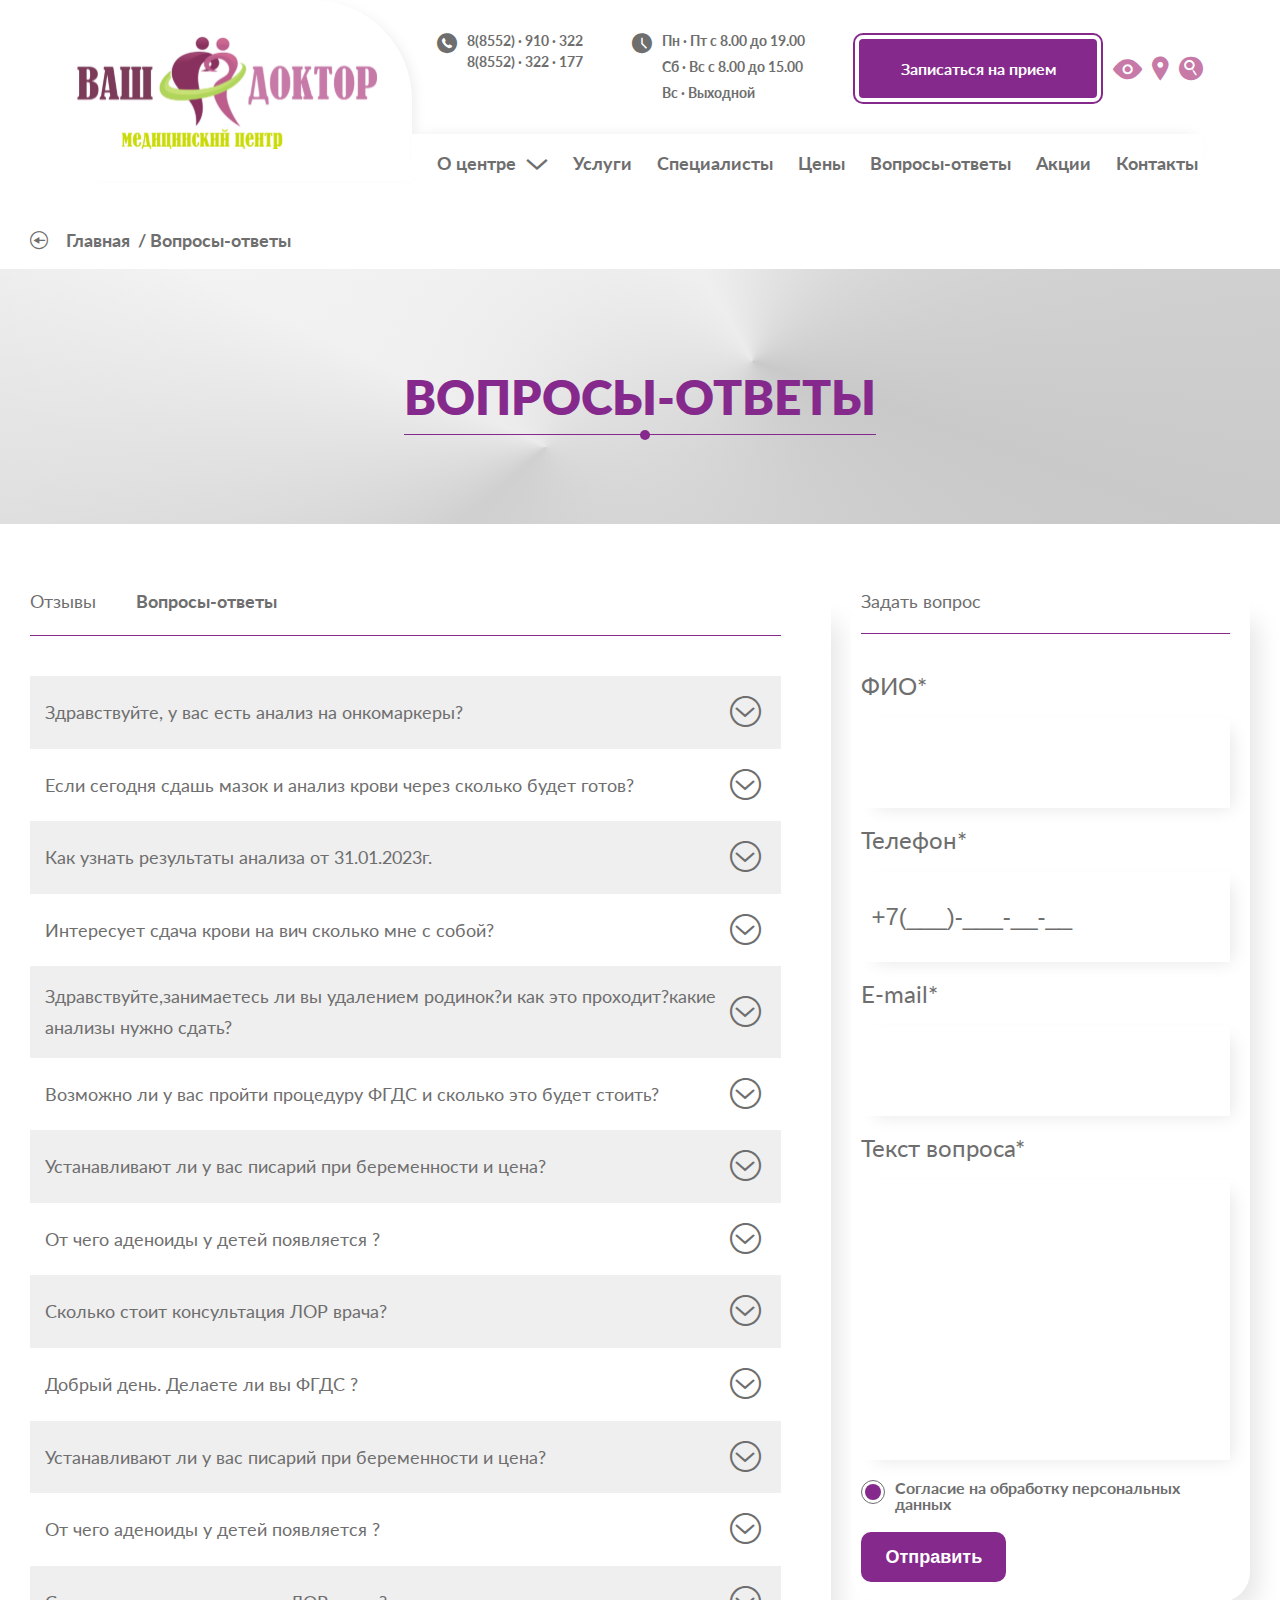
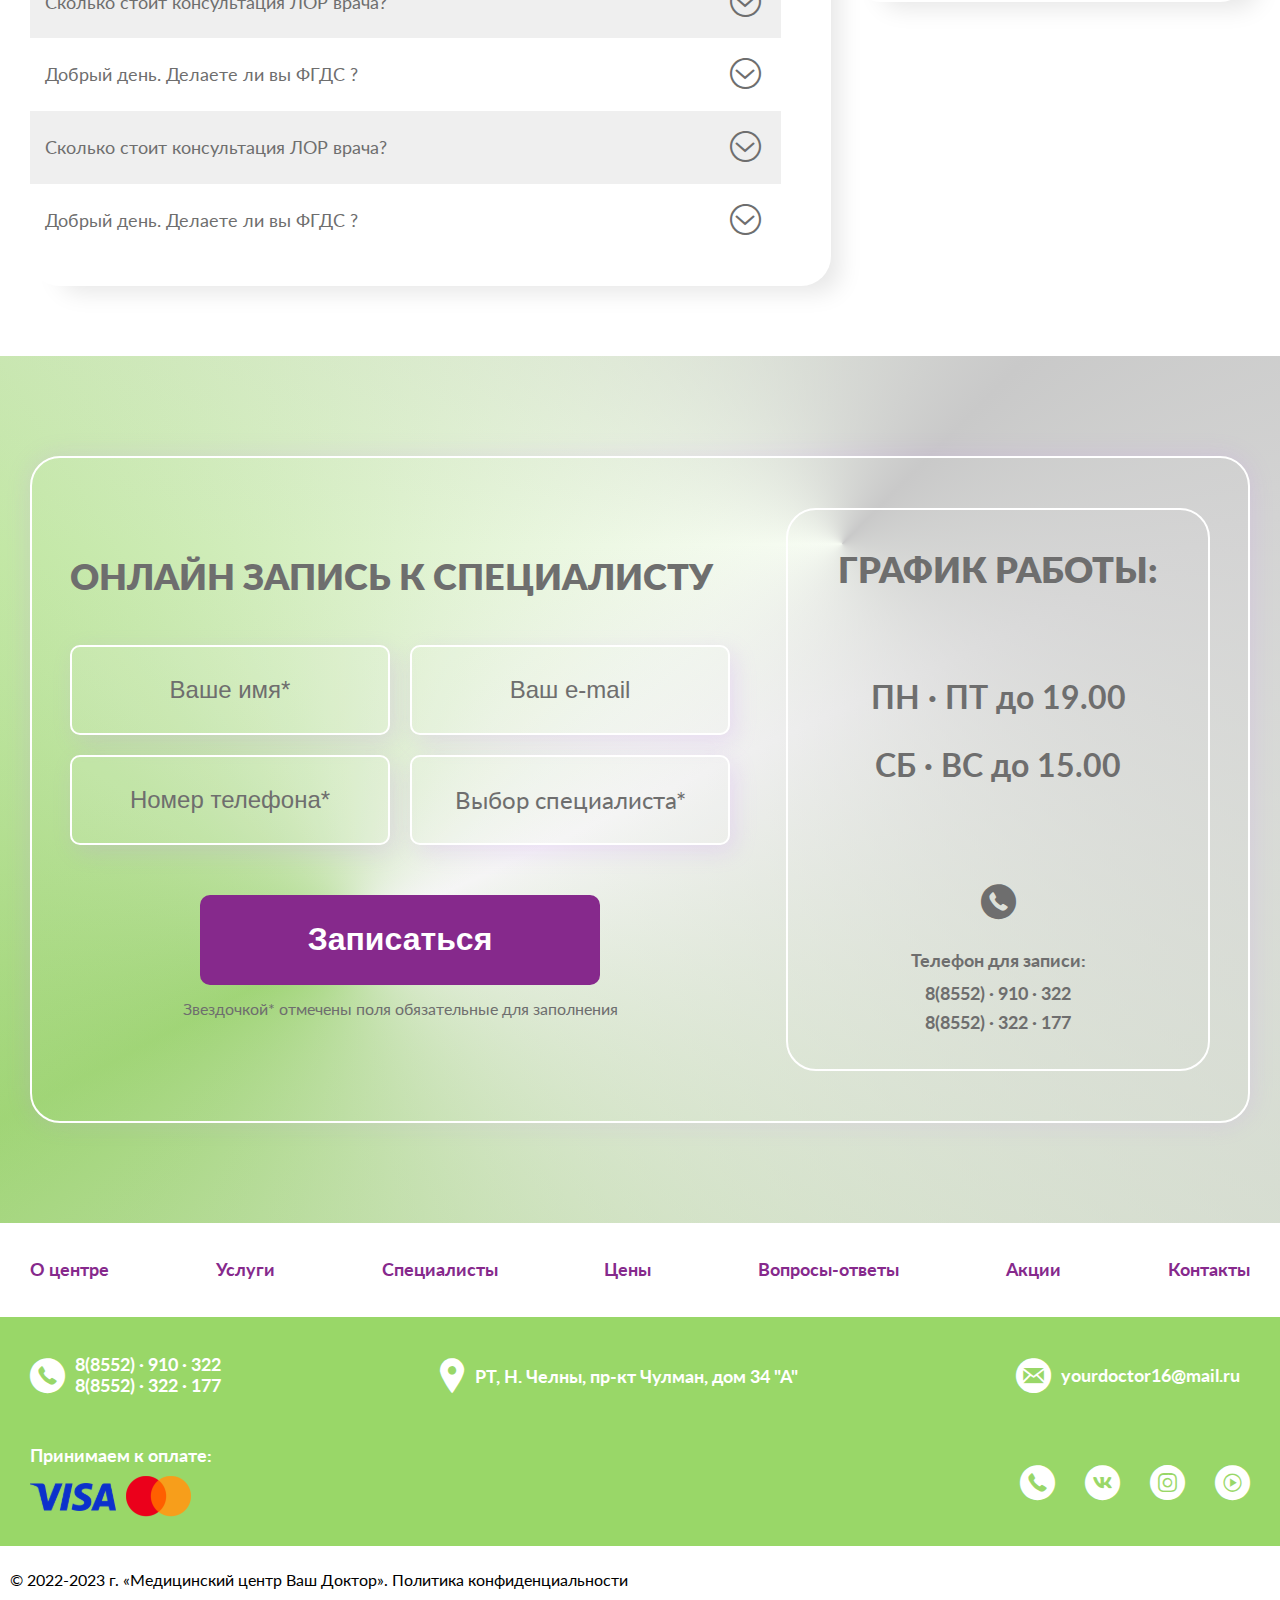
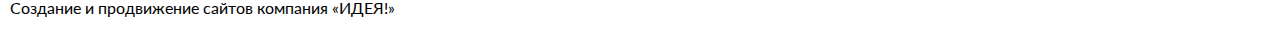
<file: questions.html>
<!DOCTYPE html>
<html lang="en">
    <head>
    <meta charset="UTF-8">
    <meta http-equiv="X-UA-Compatible" content="IE=edge">
    <meta name="viewport" content="width=device-width, initial-scale=1.0">
    <link rel="stylesheet" href="libs/choices/choices.css">
    <link rel="stylesheet" href="css/style.css">
    <title>Вопросы-ответы</title>
</head>
    <body>
        <div class="wrapper">
            <header>
    <div class="header__container container">
        <div class="menu__icon">
            <span></span>
        </div>
        <div class="header__left">
            <a href="index.html">
                <img src="img/icons/logo.svg" alt="your-doctor">
            </a>
        </div>
        <div class="header__tel">
            <div class="header-tel__icon icon-tel"></div>
            <a href="tel:8(8552)910322">8(8552) · 910 · 322</a>
        </div>
        <div class="header__right">
            <div class="header-right__up">
                <div class="header-right__contacts">
                    <div class="contacts__icon icon-tel"></div>
                    <div class="contacts__phones">
                        <div class="header-contacts__first">
                            <a href="tel:8(8552)910322">8(8552) · 910 · 322</a>
                        </div>
                        <div class="header-contacts__second">
                            <a href="tel:8(8552)322177">8(8552) · 322 · 177</a>
                        </div>
                    </div>
                </div>
                <div class="header-right__times">
                    <div class="times__icon icon-time"></div>
                    <span class="times__text">Время работы:</span>
                    <ul class="times__list">
                        <li>Пн · Пт с 8.00 до 19.00</li>
                        <li>Сб · Вс с 8.00 до 15.00</li>
                        <li>Вс · Выходной</li>
                    </ul>
                </div>
                <div class="header-right__buttons">
                    <a href="#popup-reception" class="button">Записаться на прием</a>
                    <div class="header-right__icons">
                        <div class="header-right__poor-vision">
                            <a href="#" class="icon-eye"></a>
                        </div>
                        <div class="header-right__map">
                            <a href="#popup-map" class="icon-map"></a>
                        </div>
                        <div class="header-right__search">
                            <a href="#popup-search" class="icon-search"></a>
                        </div>
                    </div>
                </div>
            </div>
            <div class="header-right__down">
                <nav class="header-right__menu">
                    <ul class="menu__list">
                        <li class="menu__item">
                            <a href="about.html" class="menu__link">О центре</a>
                            <span class="menu__arrow icon-arrow3"></span>
                            <ul class="menu__sub-list">
                                <li>
                                    <a href="reviews.html" class="menu__sub-link">Отзывы</a>
                                </li>
                                <li>
                                    <a href="licenses.html" class="menu__sub-link">Лицензии</a>
                                </li>
                                <li>
                                    <a href="consumer-information.html" class="menu__sub-link">Информация для потребителей</a>
                                </li>
                            </ul>
                        </li>
                        <li class="menu__item">
                            <a href="services.html" class="menu__link">Услуги</a>
                        </li>
                        <li class="menu__item">
                            <a href="specialists.html" class="menu__link">Специалисты</a>
                        </li>
                        <li class="menu__item">
                            <a href="prices.html" class="menu__link">Цены</a>
                        </li>
                        <li class="menu__item">
                            <a href="questions.html" class="menu__link">Вопросы-ответы</a>
                        </li>
                        <li class="menu__item">
                            <a href="offers.html" class="menu__link">Акции</a>
                        </li>
                        <li class="menu__item">
                            <a href="contacts.html" class="menu__link">Контакты</a>
                        </li>
                    </ul>
                </nav>
            </div>
        </div>
    </div>
</header>
            <main class="page">
    <section class="breadcrumb">
        <div class="breadcrumb__container container">
            <a href="index.html" class="back__button icon-arrow1"></a>
            <ul class="breadcrumb__body">
                <li><a href="index.html">Главная</a></li>
                <li>Вопросы-ответы</li>
            </ul>
        </div>
    </section>

    <section class="page-tittle">
        <div class="page-tittle__container">
            <div class="page-tittle__body">
                <h2>Вопросы-ответы</h2>
                <div class="page-tittle__circle"></div>
            </div>
        </div>
    </section>

    <section class="questions">
        <div class="questions__container container">
            <div class="questions__body">
                <div class="page-links__body">
                    <div class="page-links__item">
                        <a href="reviews.html">Отзывы</a>
                    </div>
                    <div class="page-links__item _choosen">
                        <a href="questions.html">Вопросы-ответы</a>
                    </div>
                </div>
                <div class="questions__spoiler spoiler">
                    <input type="checkbox" id="spoiler1" name="spoilers" class="spoiler__input">
                    <label for="spoiler1" class="spoiler__tittle _questions">Здравствуйте, у вас есть анализ на онкомаркеры?<span class="icon-arrow2"></span></label>
                    <div class="spoiler__content">
                        <p>Здравствуйте. Да, мы проводим удаление родинок лазером и радиоволновым методами. Вам необходимо записаться на прием к онкологу-дерматологу, на приеме он проведет осмотр при помощи дерматоскопа и даст заключение о том что это за образование и можно ли его удалять. Если противопоказаний нет, удаление происходит сразу же во время приема.</p>
                    </div>
                </div>
                <div class="questions__spoiler spoiler">
                    <input type="checkbox" id="spoiler2" name="spoilers" class="spoiler__input">
                    <label for="spoiler2" class="spoiler__tittle _questions">Если сегодня сдашь мазок и анализ крови через сколько будет готов?<span class="icon-arrow2"></span></label>
                    <div class="spoiler__content">
                        <p>Здравствуйте. Да, мы проводим удаление родинок лазером и радиоволновым методами. Вам необходимо записаться на прием к онкологу-дерматологу, на приеме он проведет осмотр при помощи дерматоскопа и даст заключение о том что это за образование и можно ли его удалять. Если противопоказаний нет, удаление происходит сразу же во время приема.</p>
                    </div>
                </div>
                <div class="questions__spoiler spoiler">
                    <input type="checkbox" id="spoiler3" name="spoilers" class="spoiler__input">
                    <label for="spoiler3" class="spoiler__tittle _questions">Как узнать результаты анализа от 31.01.2023г.<span class="icon-arrow2"></span></label>
                    <div class="spoiler__content">
                        <p>Здравствуйте. Да, мы проводим удаление родинок лазером и радиоволновым методами. Вам необходимо записаться на прием к онкологу-дерматологу, на приеме он проведет осмотр при помощи дерматоскопа и даст заключение о том что это за образование и можно ли его удалять. Если противопоказаний нет, удаление происходит сразу же во время приема.</p>
                    </div>
                </div>
                <div class="questions__spoiler spoiler">
                    <input type="checkbox" id="spoiler4" name="spoilers" class="spoiler__input">
                    <label for="spoiler4" class="spoiler__tittle _questions">Интересует сдача крови на вич сколько мне с собой?<span class="icon-arrow2"></span></label>
                    <div class="spoiler__content">
                        <p>Здравствуйте. Да, мы проводим удаление родинок лазером и радиоволновым методами. Вам необходимо записаться на прием к онкологу-дерматологу, на приеме он проведет осмотр при помощи дерматоскопа и даст заключение о том что это за образование и можно ли его удалять. Если противопоказаний нет, удаление происходит сразу же во время приема.</p>
                    </div>
                </div>
                <div class="questions__spoiler spoiler">
                    <input type="checkbox" id="spoiler5" name="spoilers" class="spoiler__input">
                    <label for="spoiler5" class="spoiler__tittle _questions">Здравствуйте,занимаетесь ли вы удалением родинок?и как это проходит?какие анализы нужно сдать?<span class="icon-arrow2"></span></label>
                    <div class="spoiler__content">
                        <p>Здравствуйте. Да, мы проводим удаление родинок лазером и радиоволновым методами. Вам необходимо записаться на прием к онкологу-дерматологу, на приеме он проведет осмотр при помощи дерматоскопа и даст заключение о том что это за образование и можно ли его удалять. Если противопоказаний нет, удаление происходит сразу же во время приема.</p>
                    </div>
                </div>
                <div class="questions__spoiler spoiler">
                    <input type="checkbox" id="spoiler6" name="spoilers" class="spoiler__input">
                    <label for="spoiler6" class="spoiler__tittle _questions">Возможно ли у вас пройти процедуру ФГДС и сколько это будет стоить?<span class="icon-arrow2"></span></label>
                    <div class="spoiler__content">
                        <p>Здравствуйте. Да, мы проводим удаление родинок лазером и радиоволновым методами. Вам необходимо записаться на прием к онкологу-дерматологу, на приеме он проведет осмотр при помощи дерматоскопа и даст заключение о том что это за образование и можно ли его удалять. Если противопоказаний нет, удаление происходит сразу же во время приема.</p>
                    </div>
                </div>
                <div class="questions__spoiler spoiler">
                    <input type="checkbox" id="spoiler7" name="spoilers" class="spoiler__input">
                    <label for="spoiler7" class="spoiler__tittle _questions">Устанавливают ли у вас писарий при беременности и цена?<span class="icon-arrow2"></span></label>
                    <div class="spoiler__content">
                        <p>Здравствуйте. Да, мы проводим удаление родинок лазером и радиоволновым методами. Вам необходимо записаться на прием к онкологу-дерматологу, на приеме он проведет осмотр при помощи дерматоскопа и даст заключение о том что это за образование и можно ли его удалять. Если противопоказаний нет, удаление происходит сразу же во время приема.</p>
                    </div>
                </div>
                <div class="questions__spoiler spoiler">
                    <input type="checkbox" id="spoiler8" name="spoilers" class="spoiler__input">
                    <label for="spoiler8" class="spoiler__tittle _questions">От чего аденоиды у детей появляется ?<span class="icon-arrow2"></span></label>
                    <div class="spoiler__content">
                        <p>Здравствуйте. Да, мы проводим удаление родинок лазером и радиоволновым методами. Вам необходимо записаться на прием к онкологу-дерматологу, на приеме он проведет осмотр при помощи дерматоскопа и даст заключение о том что это за образование и можно ли его удалять. Если противопоказаний нет, удаление происходит сразу же во время приема.</p>
                    </div>
                </div>
                <div class="questions__spoiler spoiler">
                    <input type="checkbox" id="spoiler9" name="spoilers" class="spoiler__input">
                    <label for="spoiler9" class="spoiler__tittle _questions">Сколько стоит консультация ЛОР врача?<span class="icon-arrow2"></span></label>
                    <div class="spoiler__content">
                        <p>Здравствуйте. Да, мы проводим удаление родинок лазером и радиоволновым методами. Вам необходимо записаться на прием к онкологу-дерматологу, на приеме он проведет осмотр при помощи дерматоскопа и даст заключение о том что это за образование и можно ли его удалять. Если противопоказаний нет, удаление происходит сразу же во время приема.</p>
                    </div>
                </div>
                <div class="questions__spoiler spoiler">
                    <input type="checkbox" id="spoiler10" name="spoilers" class="spoiler__input">
                    <label for="spoiler10" class="spoiler__tittle _questions">Добрый день. Делаете ли вы ФГДС ?<span class="icon-arrow2"></span></label>
                    <div class="spoiler__content">
                        <p>Здравствуйте. Да, мы проводим удаление родинок лазером и радиоволновым методами. Вам необходимо записаться на прием к онкологу-дерматологу, на приеме он проведет осмотр при помощи дерматоскопа и даст заключение о том что это за образование и можно ли его удалять. Если противопоказаний нет, удаление происходит сразу же во время приема.</p>
                    </div>
                </div>
                <div class="questions__spoiler spoiler">
                    <input type="checkbox" id="spoiler11" name="spoilers" class="spoiler__input">
                    <label for="spoiler11" class="spoiler__tittle _questions">Устанавливают ли у вас писарий при беременности и цена?<span class="icon-arrow2"></span></label>
                    <div class="spoiler__content">
                        <p>Здравствуйте. Да, мы проводим удаление родинок лазером и радиоволновым методами. Вам необходимо записаться на прием к онкологу-дерматологу, на приеме он проведет осмотр при помощи дерматоскопа и даст заключение о том что это за образование и можно ли его удалять. Если противопоказаний нет, удаление происходит сразу же во время приема.</p>
                    </div>
                </div>
                <div class="questions__spoiler spoiler">
                    <input type="checkbox" id="spoiler12" name="spoilers" class="spoiler__input">
                    <label for="spoiler12" class="spoiler__tittle _questions">От чего аденоиды у детей появляется ?<span class="icon-arrow2"></span></label>
                    <div class="spoiler__content">
                        <p>Здравствуйте. Да, мы проводим удаление родинок лазером и радиоволновым методами. Вам необходимо записаться на прием к онкологу-дерматологу, на приеме он проведет осмотр при помощи дерматоскопа и даст заключение о том что это за образование и можно ли его удалять. Если противопоказаний нет, удаление происходит сразу же во время приема.</p>
                    </div>
                </div>
                <div class="questions__spoiler spoiler">
                    <input type="checkbox" id="spoiler13" name="spoilers" class="spoiler__input">
                    <label for="spoiler13" class="spoiler__tittle _questions">Сколько стоит консультация ЛОР врача?<span class="icon-arrow2"></span></label>
                    <div class="spoiler__content">
                        <p>Здравствуйте. Да, мы проводим удаление родинок лазером и радиоволновым методами. Вам необходимо записаться на прием к онкологу-дерматологу, на приеме он проведет осмотр при помощи дерматоскопа и даст заключение о том что это за образование и можно ли его удалять. Если противопоказаний нет, удаление происходит сразу же во время приема.</p>
                    </div>
                </div>
                <div class="questions__spoiler spoiler">
                    <input type="checkbox" id="spoiler14" name="spoilers" class="spoiler__input">
                    <label for="spoiler14" class="spoiler__tittle _questions">Добрый день. Делаете ли вы ФГДС ?<span class="icon-arrow2"></span></label>
                    <div class="spoiler__content">
                        <p>Здравствуйте. Да, мы проводим удаление родинок лазером и радиоволновым методами. Вам необходимо записаться на прием к онкологу-дерматологу, на приеме он проведет осмотр при помощи дерматоскопа и даст заключение о том что это за образование и можно ли его удалять. Если противопоказаний нет, удаление происходит сразу же во время приема.</p>
                    </div>
                </div>
                <div class="questions__spoiler spoiler">
                    <input type="checkbox" id="spoiler15" name="spoilers" class="spoiler__input">
                    <label for="spoiler15" class="spoiler__tittle _questions">Сколько стоит консультация ЛОР врача?<span class="icon-arrow2"></span></label>
                    <div class="spoiler__content">
                        <p>Здравствуйте. Да, мы проводим удаление родинок лазером и радиоволновым методами. Вам необходимо записаться на прием к онкологу-дерматологу, на приеме он проведет осмотр при помощи дерматоскопа и даст заключение о том что это за образование и можно ли его удалять. Если противопоказаний нет, удаление происходит сразу же во время приема.</p>
                    </div>
                </div>
                <div class="questions__spoiler spoiler">
                    <input type="checkbox" id="spoiler16" name="spoilers" class="spoiler__input">
                    <label for="spoiler16" class="spoiler__tittle _questions">Добрый день. Делаете ли вы ФГДС ?<span class="icon-arrow2"></span></label>
                    <div class="spoiler__content">
                        <p>Здравствуйте. Да, мы проводим удаление родинок лазером и радиоволновым методами. Вам необходимо записаться на прием к онкологу-дерматологу, на приеме он проведет осмотр при помощи дерматоскопа и даст заключение о том что это за образование и можно ли его удалять. Если противопоказаний нет, удаление происходит сразу же во время приема.</p>
                    </div>
                </div>
            </div>
            <div class="questions__form">
                <form action="#" id="form" class="questions-form__body">
                    <div class="questions__subtittle subtittle">Задать вопрос</div>
                    <div class="questions-form__body">
                        <div class="questions-form__item">
                            <label for="formName">ФИО*</label>
                            <input id="formName" type="text" name="name" class="questions-form__input _req">
                        </div>
                        <div class="questions-form__item">
                            <label for="formPhone">Телефон*</label>
                            <input id="formPhone" type="tel" placeholder="+7(___)-___-__-__ " name="phone" class="questions-form__input _req _phone">
                        </div>
                        <div class="questions-form__item">
                            <label for="formEmail">E-mail*</label>
                            <input id="formEmail" type="email" name="email" class="questions-form__input _email">
                        </div>
                        <div class="questions-form__item">
                            <label for="formQuestion">Текст вопроса*</label>
                            <textarea id="formQuestion" type="textarea" name="question" class="questions-form__input _question"></textarea>
                        </div>
                        <div class="questions-form__item">
                            <div class="checkbox">
                                <input id="formAgreement" checked type="checkbox" name="agreemetn" class="checkbox__input">
                                <label for="formAgreement" class="checkbox__label"><span>Согласие на обработку персональных данных</span></label>
                            </div>
                        </div>
                    </div>
                    <button type="submit" class="questions-form__button">Отправить</button>
                </form>
            </div>
        </div>
    </section>
    <section class="registration">
    <div class="registration__container container">
        <div class="registration__body">
            <div class="registration__left">
                <div class="form">
                    <form action="#" id="form" class="form__body">
                        <div class="registration__subtittle subtittle">Онлайн запись к специалисту</div>
                        <div class="form__grid-body">
                            <div class="form__item">
                                <input id="formName" type="text" name="name" class="form__input" placeholder="Ваше имя*">
                            </div>
                            <div class="form__item">
                                <input id="formEmail" type="email" name="email" class="form__input" placeholder="Ваш e-mail">
                            </div>
                            <div class="form__item">
                                <input id="formPhone" type="tel" name="phone" class="form__input" placeholder="Номер телефона*">
                            </div>
                            <div class="form__item">
                                <select name="specialist" id="formSpecialist" class="form__select">
                                    <option value="" disabled selected hidden>Выбор специалиста*</option>
                                    <option value="Гинеколог">Гинеколог</option>
                                    <option value="Уролог">Уролог</option>
                                    <option value="Гастроэнтеролог">Гастроэнтеролог</option>
                                    <option value="Хирургия">Хирургия</option>
                                    <option value="Эндокринолог">Эндокринолог</option>
                                    <option value="Кардиолог">Кардиолог</option>
                                </select>
                                
                            </div>
                        </div>
                        <button type="submit" class="form__button">Записаться</button>
                    </form>
                </div>
                <p class="registration-left__text">Звездочкой* отмечены поля обязательные для заполнения</p>
            </div>
            <div class="registration__right">
                <div class="registration-right__tittle">ГРАФИК РАБОТЫ:</div>
                <div class="registration-right__times">
                    <span class="registration-right__time1">ПН · ПТ до 19.00</span>
                    <span class="registration-right__time2">СБ · ВС до 15.00</span>
                </div>
                <div class="registration-right__contacts">
                    <div class="registration-right__contacts-icon icon-tel"></div>
                    <span class="registration-right__contacts-tittle">Телефон для записи:</span>
                    <a href="tel:8(8552)910322">8(8552) · 910 · 322</a>
                    <a href="tel:8(8552)322177">8(8552) · 322 · 177</a>
                </div>
            </div>
        </div>
    </div>
</section>
    <div class="scroll-up">
        <div class="scroll-up__icon icon-arrow2"></div>
    </div>
</main>
            <footer>
    <div class="footer__logo">
        <a href="#">
            <img src="img/icons/logo.svg">
        </a>
    </div>
    <div class="footer__menu container">
        <ul class="footer-menu__list">
            <li class="footer-menu__item">
                <a href="about.html" class="menu__link">О центре</a>
            </li>
            <li class="footer-menu__item">
                <a href="services.html" class="menu__link">Услуги</a>
            </li>
            <li class="footer-menu__item">
                <a href="specialists.html" class="menu__link">Специалисты</a>
            </li>
            <li class="footer-menu__item">
                <a href="prices.html" class="menu__link">Цены</a>
            </li>
            <li class="footer-menu__item">
                <a href="questions.html" class="menu__link">Вопросы-ответы</a>
            </li>
            <li class="footer-menu__item">
                <a href="offers.html" class="menu__link">Акции</a>
            </li>
            <li class="footer-menu__item">
                <a href="contacts.html" class="menu__link">Контакты</a>
            </li>
        </ul>
    </div>
    <div class="footer__connect">
        <div class="footer-contacts__container container">
            <div class="footer__up">
                <div class="footer__contacts">
                    <div class="footer-contacts__icon icon-tel"></div>
                    <div class="footer-contacts__phones">
                        <div class="footer-contacts__first">
                            <a href="tel:8(8552)910322">8(8552) · 910 · 322</a>
                        </div>
                        <div class="footer-contacts__second">
                            <a href="tel:8(8552)322177">8(8552) · 322 · 177</a>
                        </div>
                    </div>
                </div>
                <div class="footer__map">
                    <div class="footer-map__icon icon-map"></div>
                    <div class="footer-map__text">
                        <span>РТ, Н. Челны, пр-кт Чулман, дом 34 "А"</span>
                    </div>
                </div>
                <div class="footer__mail">
                    <div class="footer-mail__icon icon-mail"></div>
                    <div class="footer-mail__contact">
                        <a href="mailto:yourdoctor16@mail.ru">yourdoctor16@mail.ru</a>
                    </div>
                </div>
            </div>
            <div class="footer__down">
                <div class="footer__pay">
                    <span>Принимаем к оплате:</span>
                    <div class="footer-pay__cards">
                        <div class="visa-card">
                            <img src="img/icons/visa.svg">
                        </div>
                        <div class="master-card">
                            <img src="img/icons/master.svg">
                        </div>
                    </div>
                </div>
                <ul class="footer__icons">
                    <li class="footer-icons__whatsup">
                        <a href="#" class="icon-tel"></a>
                    </li>
                    <li class="footer-icons__vk">
                        <a href="#" class="icon-vk"></a>
                    </li>
                    <li class="footer-icons__insta">
                        <a href="#" class="icon-insta"></a>
                    </li>
                    <li class="footer-icons__youtube">
                        <a href="#" class="icon-youtube"></a>
                    </li>
                </ul>
            </div>
        </div>
    </div>
    <div class="footer__copyright container">
        <div class="copyright__left">
            <p>© 2022-2023 г. «Медицинский центр Ваш Доктор». <a href="#">Политика конфиденциальности</a></p>
            
        </div>
        <div class="copyright__right">
            <p>Создание и продвижение сайтов компания <a href="#">«ИДЕЯ!»</a></p>
        </div>
    </div>
</footer>
<div id="popup-map" class="popup">
    <a href="#header" class="popup__area"></a>
    <div class="popup__body">
        <div class="popup__content">
            <a href="#" class="popup__close"></a>
            <div class="popup__tittle">Адрес</div>
            <div class="popup__map">
                <script type="text/javascript" charset="utf-8" async src="https://api-maps.yandex.ru/services/constructor/1.0/js/?um=constructor%3A2dccb7eb11f1e199bd2d010eefdd7bbd5aed097dd081a88835fa962e490e1b9f&amp;width=100%25&amp;height=400&amp;lang=ru_RU&amp;scroll=false"></script>
            </div>
        </div>
    </div>
</div>
<div id="popup-search" class="popup">
    <a href="#header" class="popup__area"></a>
    <div class="popup__body">
        <div class="popup__content">
            <a href="#" class="popup__close"></a>
            <div class="popup__tittle">Поиск</div>
            <form action="" method="get" class="form-search">
                <input name="search" placeholder="Поиск" type="search" class="input-search">
                <button type="submit" class="button-search"></button>
            </form>
        </div>
    </div>
</div>
<div id="popup-reception" class="popup">
    <a href="#header" class="popup__area"></a>
    <div class="popup__body">
        <div class="popup__content popup-content__reception">
            <a href="#" class="popup__close"></a>
            <div class="popup__tittle">Записаться на прием</div>
            <div class="popup-form">
                <form action="#" id="form" class="form__body">
                    <div class="form__popup">
                        <div class="form__item">
                            <input id="formName" type="text" name="name" class="form__input" placeholder="Ваше имя*">
                        </div>
                        <div class="form__item">
                            <input id="formEmail" type="email" name="email" class="form__input" placeholder="Ваш e-mail">
                        </div>
                        <div class="form__item">
                            <input id="formPhone" type="tel" name="phone" class="form__input" placeholder="Номер телефона*">
                        </div>
                        <div class="form__item">
                            <select name="specialist" id="formSpecialist" class="form__select">
                                <option value="" disabled selected hidden>Выбор специалиста*</option>
                                <option value="Гинеколог">Гинеколог</option>
                                <option value="Уролог">Уролог</option>
                                <option value="Гастроэнтеролог">Гастроэнтеролог</option>
                                <option value="Хирургия">Хирургия</option>
                                <option value="Эндокринолог">Эндокринолог</option>
                                <option value="Кардиолог">Кардиолог</option>
                            </select>
                        </div>
                        <div class="form__item">
                            <input id="formName" type="text" name="name" class="form__input" placeholder="Дата">
                        </div>
                        <div class="form__item">
                            <input id="formName" type="text" name="name" class="form__input" placeholder="Время">
                        </div>
                        <div class="popup-checkbox">
                            <input id="formAgreement" checked type="checkbox" name="agreemetn" class="checkbox__input">
                            <label for="formAgreement" class="checkbox__label"><span>Нажимая кнопку, я даю свое согласие на обработку моих персональных данных в соответствии с законом № 152-ФЗ «О персональных данных» от 27.07.2006 и принимаю условия <a href="#">пользовательского соглашения.</a></span></label>
                        </div>
                    </div>
                    <button type="submit" class="form__button popup-button">Отправить</button>
                </form>
            </div>
            <p class="popup-reception__text">Звездочкой* отмечены поля обязательные для заполнения</p>
        </div>
    </div>
</div>
        </div>
        <script src="libs/imask/imask.js"></script>
        <script src="libs/choices/choices.js"></script>
        <script src="js/app.js"></script>
    </body>
</html>
</file>
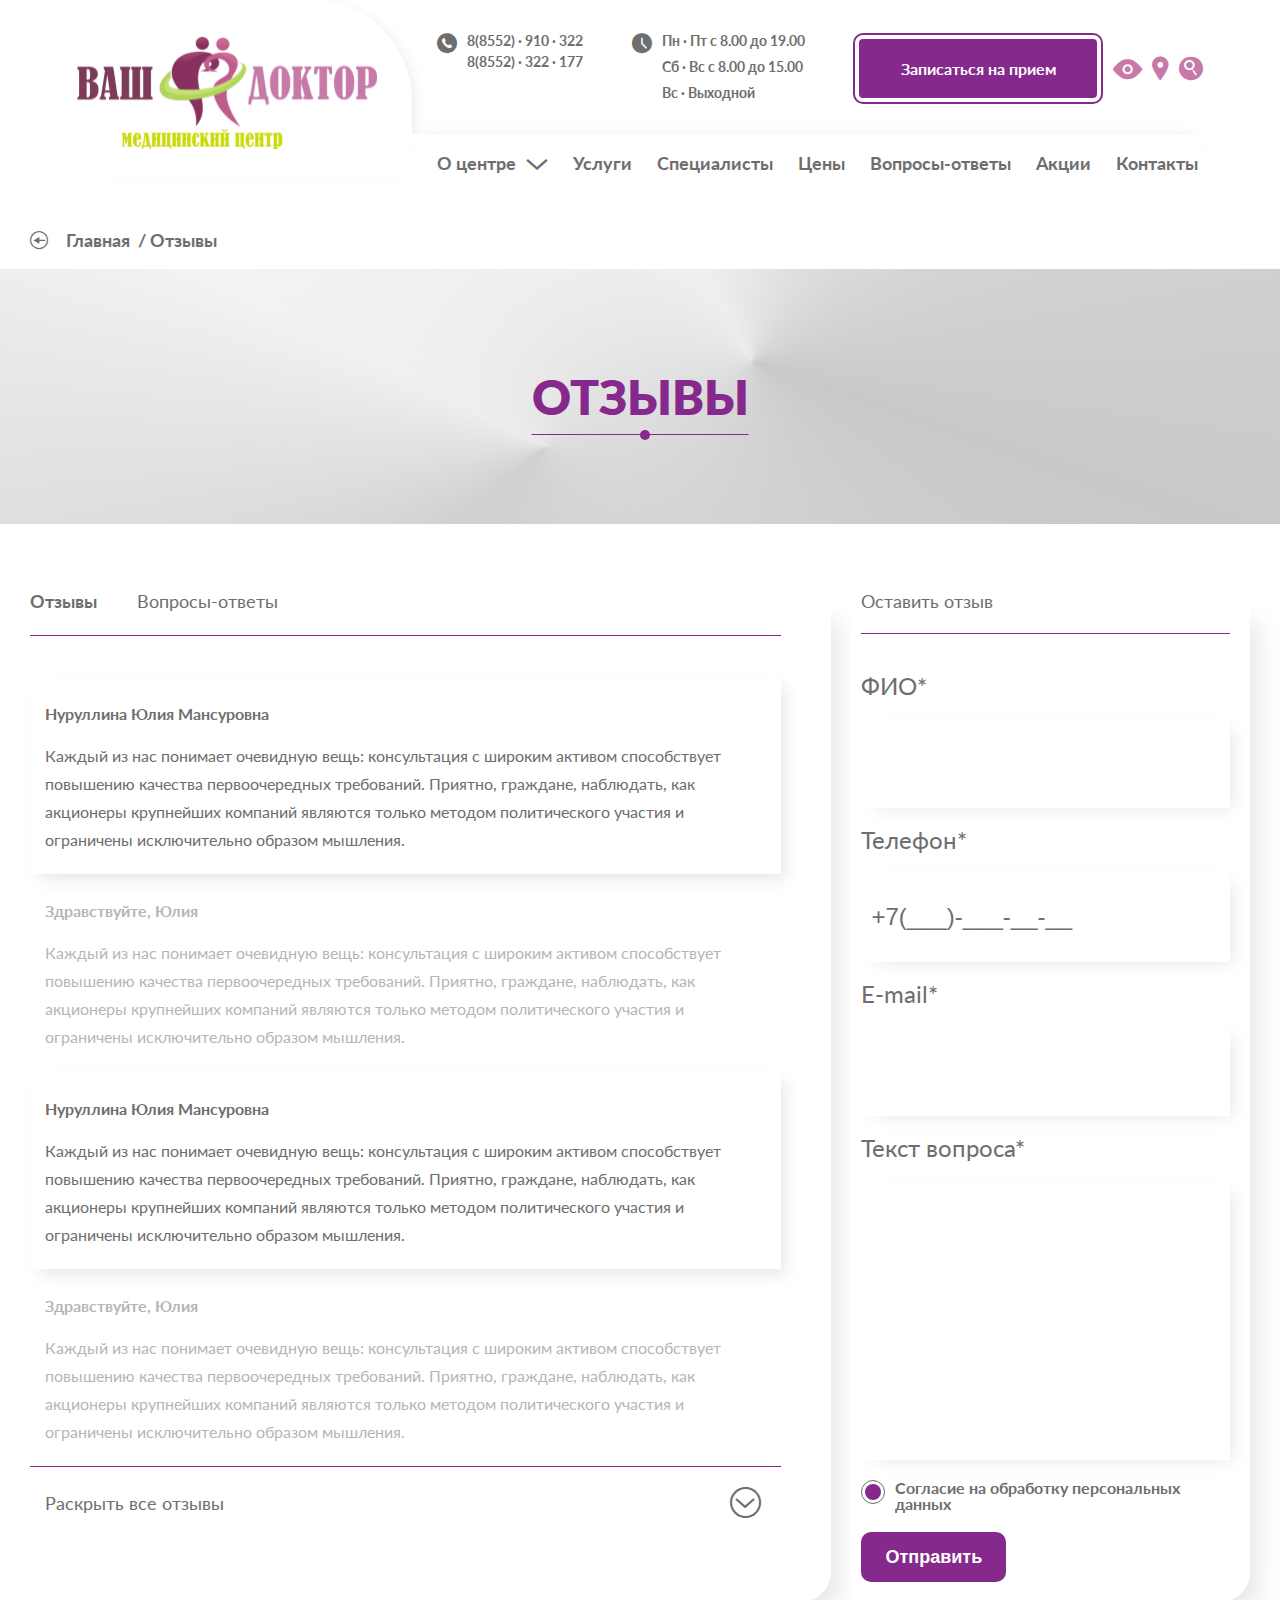
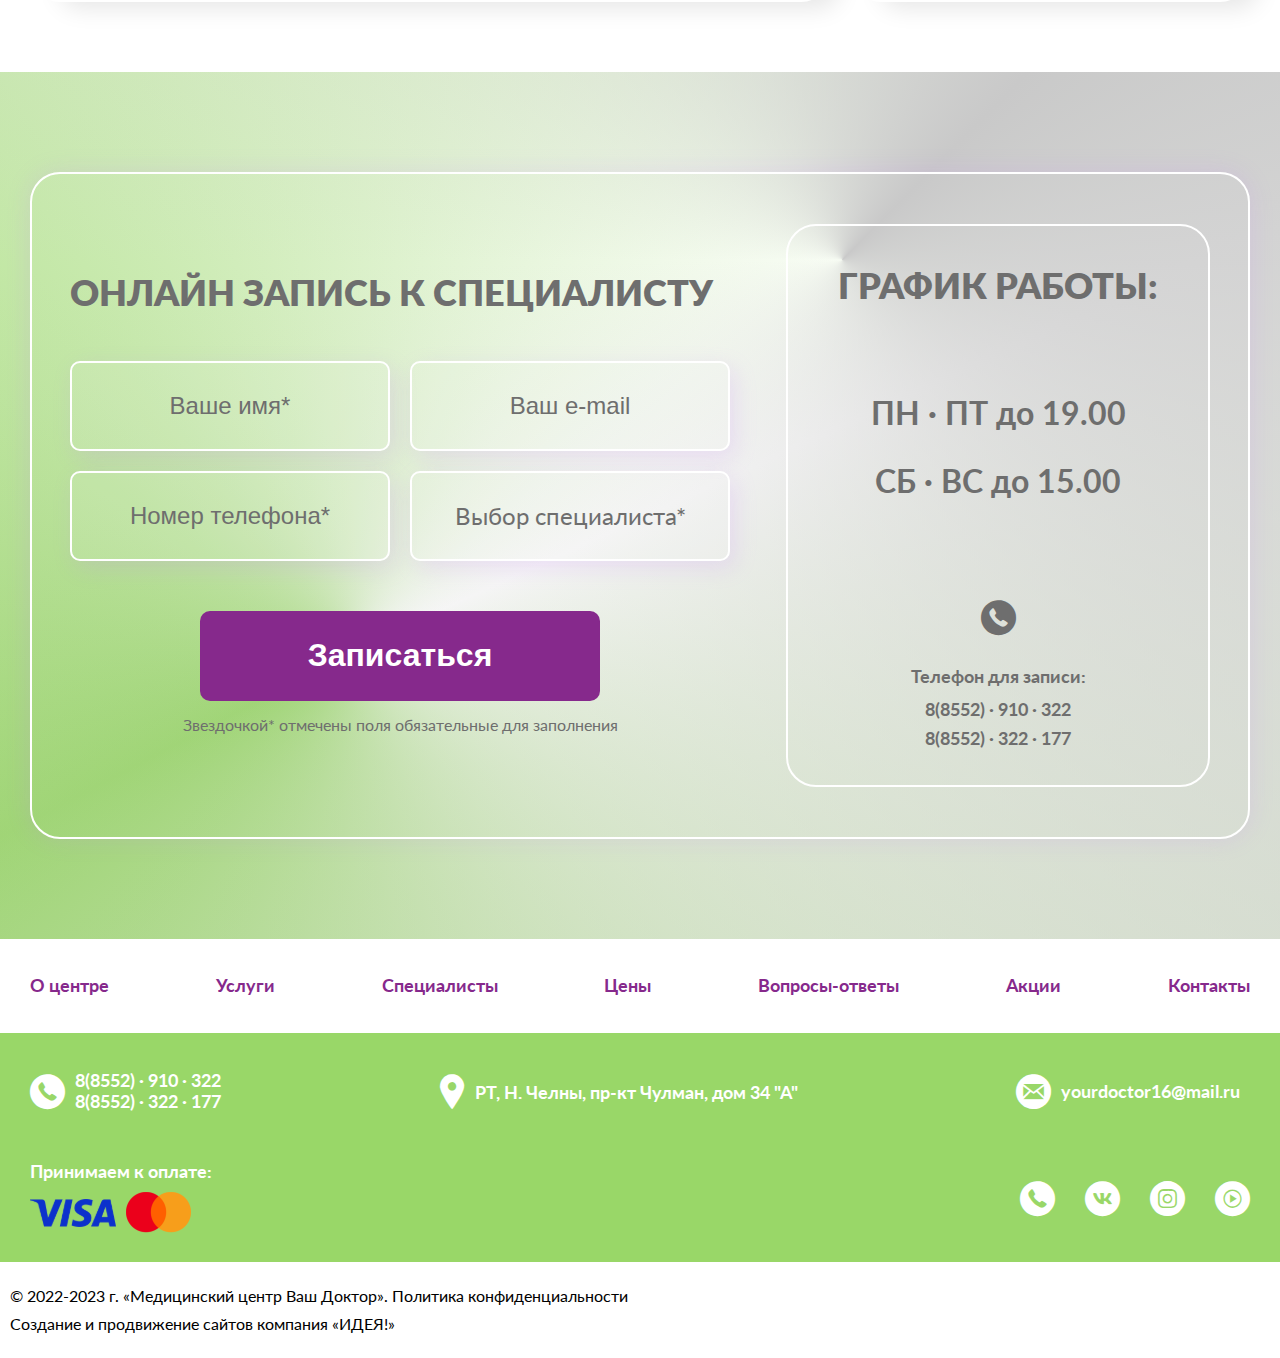
<file: reviews.html>
<!DOCTYPE html>
<html lang="en">
    <head>
    <meta charset="UTF-8">
    <meta http-equiv="X-UA-Compatible" content="IE=edge">
    <meta name="viewport" content="width=device-width, initial-scale=1.0">
    <link rel="stylesheet" href="libs/choices/choices.css">
    <link rel="stylesheet" href="css/style.css">
    <title>Отзывы</title>
</head>
    <body>
        <div class="wrapper">
            <header>
    <div class="header__container container">
        <div class="menu__icon">
            <span></span>
        </div>
        <div class="header__left">
            <a href="index.html">
                <img src="img/icons/logo.svg" alt="your-doctor">
            </a>
        </div>
        <div class="header__tel">
            <div class="header-tel__icon icon-tel"></div>
            <a href="tel:8(8552)910322">8(8552) · 910 · 322</a>
        </div>
        <div class="header__right">
            <div class="header-right__up">
                <div class="header-right__contacts">
                    <div class="contacts__icon icon-tel"></div>
                    <div class="contacts__phones">
                        <div class="header-contacts__first">
                            <a href="tel:8(8552)910322">8(8552) · 910 · 322</a>
                        </div>
                        <div class="header-contacts__second">
                            <a href="tel:8(8552)322177">8(8552) · 322 · 177</a>
                        </div>
                    </div>
                </div>
                <div class="header-right__times">
                    <div class="times__icon icon-time"></div>
                    <span class="times__text">Время работы:</span>
                    <ul class="times__list">
                        <li>Пн · Пт с 8.00 до 19.00</li>
                        <li>Сб · Вс с 8.00 до 15.00</li>
                        <li>Вс · Выходной</li>
                    </ul>
                </div>
                <div class="header-right__buttons">
                    <a href="#popup-reception" class="button">Записаться на прием</a>
                    <div class="header-right__icons">
                        <div class="header-right__poor-vision">
                            <a href="#" class="icon-eye"></a>
                        </div>
                        <div class="header-right__map">
                            <a href="#popup-map" class="icon-map"></a>
                        </div>
                        <div class="header-right__search">
                            <a href="#popup-search" class="icon-search"></a>
                        </div>
                    </div>
                </div>
            </div>
            <div class="header-right__down">
                <nav class="header-right__menu">
                    <ul class="menu__list">
                        <li class="menu__item">
                            <a href="about.html" class="menu__link">О центре</a>
                            <span class="menu__arrow icon-arrow3"></span>
                            <ul class="menu__sub-list">
                                <li>
                                    <a href="reviews.html" class="menu__sub-link">Отзывы</a>
                                </li>
                                <li>
                                    <a href="licenses.html" class="menu__sub-link">Лицензии</a>
                                </li>
                                <li>
                                    <a href="consumer-information.html" class="menu__sub-link">Информация для потребителей</a>
                                </li>
                            </ul>
                        </li>
                        <li class="menu__item">
                            <a href="services.html" class="menu__link">Услуги</a>
                        </li>
                        <li class="menu__item">
                            <a href="specialists.html" class="menu__link">Специалисты</a>
                        </li>
                        <li class="menu__item">
                            <a href="prices.html" class="menu__link">Цены</a>
                        </li>
                        <li class="menu__item">
                            <a href="questions.html" class="menu__link">Вопросы-ответы</a>
                        </li>
                        <li class="menu__item">
                            <a href="offers.html" class="menu__link">Акции</a>
                        </li>
                        <li class="menu__item">
                            <a href="contacts.html" class="menu__link">Контакты</a>
                        </li>
                    </ul>
                </nav>
            </div>
        </div>
    </div>
</header>
            <main class="page">
    <section class="breadcrumb">
        <div class="breadcrumb__container container">
            <a href="index.html" class="back__button icon-arrow1"></a>
            <ul class="breadcrumb__body">
                <li><a href="index.html">Главная</a></li>
                <li>Отзывы</li>
            </ul>
        </div>
    </section>

    <section class="page-tittle">
        <div class="page-tittle__container">
            <div class="page-tittle__body">
                <h2>Отзывы</h2>
                <div class="page-tittle__circle"></div>
            </div>
        </div>
    </section>

    <section class="questions">
        <div class="questions__container container">
            <div class="questions__body">
                <div class="page-links__body">
                    <div class="page-links__item _choosen">
                        <a href="reviews.html">Отзывы</a>
                    </div>
                    <div class="page-links__item">
                        <a href="questions.html">Вопросы-ответы</a>
                    </div>
                </div>
                <div class="questions__reviews">
                    <div class="questions-review__review">
                        <span>Нуруллина Юлия Мансуровна</span>
                        <p>Каждый из нас понимает очевидную вещь: консультация с широким активом способствует повышению качества первоочередных требований. Приятно, граждане, наблюдать, как акционеры крупнейших компаний являются только методом политического участия и ограничены исключительно образом мышления.</p>
                    </div>
                    <div class="questions-review__answer">
                        <span>Здравствуйте, Юлия</span>
                        <p>Каждый из нас понимает очевидную вещь: консультация с широким активом способствует повышению качества первоочередных требований. Приятно, граждане, наблюдать, как акционеры крупнейших компаний являются только методом политического участия и ограничены исключительно образом мышления.</p>
                    </div>
                </div>
                <div class="questions__reviews">
                    <div class="questions-review__review">
                        <span>Нуруллина Юлия Мансуровна</span>
                        <p>Каждый из нас понимает очевидную вещь: консультация с широким активом способствует повышению качества первоочередных требований. Приятно, граждане, наблюдать, как акционеры крупнейших компаний являются только методом политического участия и ограничены исключительно образом мышления.</p>
                    </div>
                    <div class="questions-review__answer">
                        <span>Здравствуйте, Юлия</span>
                        <p>Каждый из нас понимает очевидную вещь: консультация с широким активом способствует повышению качества первоочередных требований. Приятно, граждане, наблюдать, как акционеры крупнейших компаний являются только методом политического участия и ограничены исключительно образом мышления.</p>
                    </div>
                </div>
                <div class="questions-reviews__spoiler spoiler">
                    <input type="checkbox" id="spoiler3" name="spoilers" class="spoiler__input">
                    <label for="spoiler3" class="spoiler__tittle change-text" onclick="textCheckbox()">Раскрыть все отзывы<span class="icon-arrow2"></span></label>
                    <div class="spoiler__content">
                        <div class="questions-review__review">
                            <span>Нуруллина Юлия Мансуровна</span>
                            <p>Каждый из нас понимает очевидную вещь: консультация с широким активом способствует повышению качества первоочередных требований. Приятно, граждане, наблюдать, как акционеры крупнейших компаний являются только методом политического участия и ограничены исключительно образом мышления.</p>
                        </div>
                        <div class="questions-review__answer">
                            <span>Здравствуйте, Юлия</span>
                            <p>Каждый из нас понимает очевидную вещь: консультация с широким активом способствует повышению качества первоочередных требований. Приятно, граждане, наблюдать, как акционеры крупнейших компаний являются только методом политического участия и ограничены исключительно образом мышления.</p>
                        </div>
                        <div class="questions-review__review">
                            <span>Нуруллина Юлия Мансуровна</span>
                            <p>Каждый из нас понимает очевидную вещь: консультация с широким активом способствует повышению качества первоочередных требований. Приятно, граждане, наблюдать, как акционеры крупнейших компаний являются только методом политического участия и ограничены исключительно образом мышления.</p>
                        </div>
                        <div class="questions-review__answer">
                            <span>Здравствуйте, Юлия</span>
                            <p>Каждый из нас понимает очевидную вещь: консультация с широким активом способствует повышению качества первоочередных требований. Приятно, граждане, наблюдать, как акционеры крупнейших компаний являются только методом политического участия и ограничены исключительно образом мышления.</p>
                        </div>
                        <div class="questions-review__review">
                            <span>Нуруллина Юлия Мансуровна</span>
                            <p>Каждый из нас понимает очевидную вещь: консультация с широким активом способствует повышению качества первоочередных требований. Приятно, граждане, наблюдать, как акционеры крупнейших компаний являются только методом политического участия и ограничены исключительно образом мышления.</p>
                        </div>
                    </div>
                </div>
            </div>
            <div class="questions__form">
                <form action="#" id="form" class="questions-form__body">
                    <div class="questions__subtittle subtittle">Оставить отзыв</div>
                    <div class="questions-form__body">
                        <div class="questions-form__item">
                            <label for="formName">ФИО*</label>
                            <input id="formName" type="text" name="name" class="questions-form__input">
                        </div>
                        <div class="questions-form__item">
                            <label for="formPhone">Телефон*</label>
                            <input id="formPhone" type="text" name="phone" placeholder="+7(___)-___-__-__ " class="questions-form__input">
                        </div>
                        <div class="questions-form__item">
                            <label for="formEmail">E-mail*</label>
                            <input id="formEmail" type="email" name="email" class="questions-form__input">
                        </div>
                        <div class="questions-form__item">
                            <label for="formQuestion">Текст вопроса*</label>
                            <textarea id="formQuestion" type="textarea" name="question" class="questions-form__input"></textarea>
                        </div>
                        <div class="questions-form__item">
                            <div class="checkbox">
                                <input id="formAgreement" checked type="checkbox" name="agreemetn" class="checkbox__input">
                                <label for="formAgreement" class="checkbox__label"><span>Согласие на обработку персональных данных</span></label>
                            </div>
                        </div>
                    </div>
                    <button type="submit" class="questions-form__button">Отправить</button>
                </form>
            </div>
        </div>
    </section>

    

    <section class="registration">
    <div class="registration__container container">
        <div class="registration__body">
            <div class="registration__left">
                <div class="form">
                    <form action="#" id="form" class="form__body">
                        <div class="registration__subtittle subtittle">Онлайн запись к специалисту</div>
                        <div class="form__grid-body">
                            <div class="form__item">
                                <input id="formName" type="text" name="name" class="form__input" placeholder="Ваше имя*">
                            </div>
                            <div class="form__item">
                                <input id="formEmail" type="email" name="email" class="form__input" placeholder="Ваш e-mail">
                            </div>
                            <div class="form__item">
                                <input id="formPhone" type="text" name="phone" class="form__input" placeholder="Номер телефона*">
                            </div>
                            <div class="form__item">
                                <select name="specialist" id="formSpecialist" class="form__select">
                                    <option value="" disabled selected hidden>Выбор специалиста*</option>
                                    <option value="Гинеколог">Гинеколог</option>
                                    <option value="Уролог">Уролог</option>
                                    <option value="Гастроэнтеролог">Гастроэнтеролог</option>
                                    <option value="Хирургия">Хирургия</option>
                                    <option value="Эндокринолог">Эндокринолог</option>
                                    <option value="Кардиолог">Кардиолог</option>
                                </select>
                                
                            </div>
                        </div>
                        <button type="submit" class="form__button">Записаться</button>
                    </form>
                </div>
                <p class="registration-left__text">Звездочкой* отмечены поля обязательные для заполнения</p>
            </div>
            <div class="registration__right">
                <div class="registration-right__tittle">ГРАФИК РАБОТЫ:</div>
                <div class="registration-right__times">
                    <span class="registration-right__time1">ПН · ПТ до 19.00</span>
                    <span class="registration-right__time2">СБ · ВС до 15.00</span>
                </div>
                <div class="registration-right__contacts">
                    <div class="registration-right__contacts-icon icon-tel"></div>
                    <span class="registration-right__contacts-tittle">Телефон для записи:</span>
                    <a href="tel:8(8552)910322">8(8552) · 910 · 322</a>
                    <a href="tel:8(8552)322177">8(8552) · 322 · 177</a>
                </div>
            </div>
        </div>
    </div>
</section>

    <div class="scroll-up">
        <div class="scroll-up__icon icon-arrow2"></div>
    </div>
</main>
            <footer>
    <div class="footer__logo">
        <a href="#">
            <img src="img/icons/logo.svg">
        </a>
    </div>
    <div class="footer__menu container">
        <ul class="footer-menu__list">
            <li class="footer-menu__item">
                <a href="about.html" class="menu__link">О центре</a>
            </li>
            <li class="footer-menu__item">
                <a href="services.html" class="menu__link">Услуги</a>
            </li>
            <li class="footer-menu__item">
                <a href="specialists.html" class="menu__link">Специалисты</a>
            </li>
            <li class="footer-menu__item">
                <a href="prices.html" class="menu__link">Цены</a>
            </li>
            <li class="footer-menu__item">
                <a href="questions.html" class="menu__link">Вопросы-ответы</a>
            </li>
            <li class="footer-menu__item">
                <a href="offers.html" class="menu__link">Акции</a>
            </li>
            <li class="footer-menu__item">
                <a href="contacts.html" class="menu__link">Контакты</a>
            </li>
        </ul>
    </div>
    <div class="footer__connect">
        <div class="footer-contacts__container container">
            <div class="footer__up">
                <div class="footer__contacts">
                    <div class="footer-contacts__icon icon-tel"></div>
                    <div class="footer-contacts__phones">
                        <div class="footer-contacts__first">
                            <a href="tel:8(8552)910322">8(8552) · 910 · 322</a>
                        </div>
                        <div class="footer-contacts__second">
                            <a href="tel:8(8552)322177">8(8552) · 322 · 177</a>
                        </div>
                    </div>
                </div>
                <div class="footer__map">
                    <div class="footer-map__icon icon-map"></div>
                    <div class="footer-map__text">
                        <span>РТ, Н. Челны, пр-кт Чулман, дом 34 "А"</span>
                    </div>
                </div>
                <div class="footer__mail">
                    <div class="footer-mail__icon icon-mail"></div>
                    <div class="footer-mail__contact">
                        <a href="mailto:yourdoctor16@mail.ru">yourdoctor16@mail.ru</a>
                    </div>
                </div>
            </div>
            <div class="footer__down">
                <div class="footer__pay">
                    <span>Принимаем к оплате:</span>
                    <div class="footer-pay__cards">
                        <div class="visa-card">
                            <img src="img/icons/visa.svg">
                        </div>
                        <div class="master-card">
                            <img src="img/icons/master.svg">
                        </div>
                    </div>
                </div>
                <ul class="footer__icons">
                    <li class="footer-icons__whatsup">
                        <a href="#" class="icon-tel"></a>
                    </li>
                    <li class="footer-icons__vk">
                        <a href="#" class="icon-vk"></a>
                    </li>
                    <li class="footer-icons__insta">
                        <a href="#" class="icon-insta"></a>
                    </li>
                    <li class="footer-icons__youtube">
                        <a href="#" class="icon-youtube"></a>
                    </li>
                </ul>
            </div>
        </div>
    </div>
    <div class="footer__copyright container">
        <div class="copyright__left">
            <p>© 2022-2023 г. «Медицинский центр Ваш Доктор». <a href="#">Политика конфиденциальности</a></p>
            
        </div>
        <div class="copyright__right">
            <p>Создание и продвижение сайтов компания <a href="#">«ИДЕЯ!»</a></p>
        </div>
    </div>
</footer>
<div id="popup-map" class="popup">
    <a href="#header" class="popup__area"></a>
    <div class="popup__body">
        <div class="popup__content">
            <a href="#" class="popup__close"></a>
            <div class="popup__tittle">Адрес</div>
            <div class="popup__map">
                <script type="text/javascript" charset="utf-8" async src="https://api-maps.yandex.ru/services/constructor/1.0/js/?um=constructor%3A2dccb7eb11f1e199bd2d010eefdd7bbd5aed097dd081a88835fa962e490e1b9f&amp;width=100%25&amp;height=400&amp;lang=ru_RU&amp;scroll=false"></script>
            </div>
        </div>
    </div>
</div>
<div id="popup-search" class="popup">
    <a href="#header" class="popup__area"></a>
    <div class="popup__body">
        <div class="popup__content">
            <a href="#" class="popup__close"></a>
            <div class="popup__tittle">Поиск</div>
            <form action="" method="get" class="form-search">
                <input name="search" placeholder="Поиск" type="search" class="input-search">
                <button type="submit" class="button-search"></button>
            </form>
        </div>
    </div>
</div>
<div id="popup-reception" class="popup">
    <a href="#header" class="popup__area"></a>
    <div class="popup__body">
        <div class="popup__content popup-content__reception">
            <a href="#" class="popup__close"></a>
            <div class="popup__tittle">Записаться на прием</div>
            <div class="popup-form">
                <form action="#" id="form" class="form__body">
                    <div class="form__popup">
                        <div class="form__item">
                            <input id="formName" type="text" name="name" class="form__input" placeholder="Ваше имя*">
                        </div>
                        <div class="form__item">
                            <input id="formEmail" type="email" name="email" class="form__input" placeholder="Ваш e-mail">
                        </div>
                        <div class="form__item">
                            <input id="formPhone" type="tel" name="phone" class="form__input" placeholder="Номер телефона*">
                        </div>
                        <div class="form__item">
                            <select name="specialist" id="formSpecialist" class="form__select">
                                <option value="" disabled selected hidden>Выбор специалиста*</option>
                                <option value="Гинеколог">Гинеколог</option>
                                <option value="Уролог">Уролог</option>
                                <option value="Гастроэнтеролог">Гастроэнтеролог</option>
                                <option value="Хирургия">Хирургия</option>
                                <option value="Эндокринолог">Эндокринолог</option>
                                <option value="Кардиолог">Кардиолог</option>
                            </select>
                        </div>
                        <div class="form__item">
                            <input id="formName" type="text" name="name" class="form__input" placeholder="Дата">
                        </div>
                        <div class="form__item">
                            <input id="formName" type="text" name="name" class="form__input" placeholder="Время">
                        </div>
                        <div class="popup-checkbox">
                            <input id="formAgreement" checked type="checkbox" name="agreemetn" class="checkbox__input">
                            <label for="formAgreement" class="checkbox__label"><span>Нажимая кнопку, я даю свое согласие на обработку моих персональных данных в соответствии с законом № 152-ФЗ «О персональных данных» от 27.07.2006 и принимаю условия <a href="#">пользовательского соглашения.</a></span></label>
                        </div>
                    </div>
                    <button type="submit" class="form__button popup-button">Отправить</button>
                </form>
            </div>
            <p class="popup-reception__text">Звездочкой* отмечены поля обязательные для заполнения</p>
        </div>
    </div>
</div>
        </div>
        <script src="libs/imask/imask.js"></script>
        <script src="libs/choices/choices.js"></script>
        <script src="js/app.js"></script>
    </body>
</html>
</file>
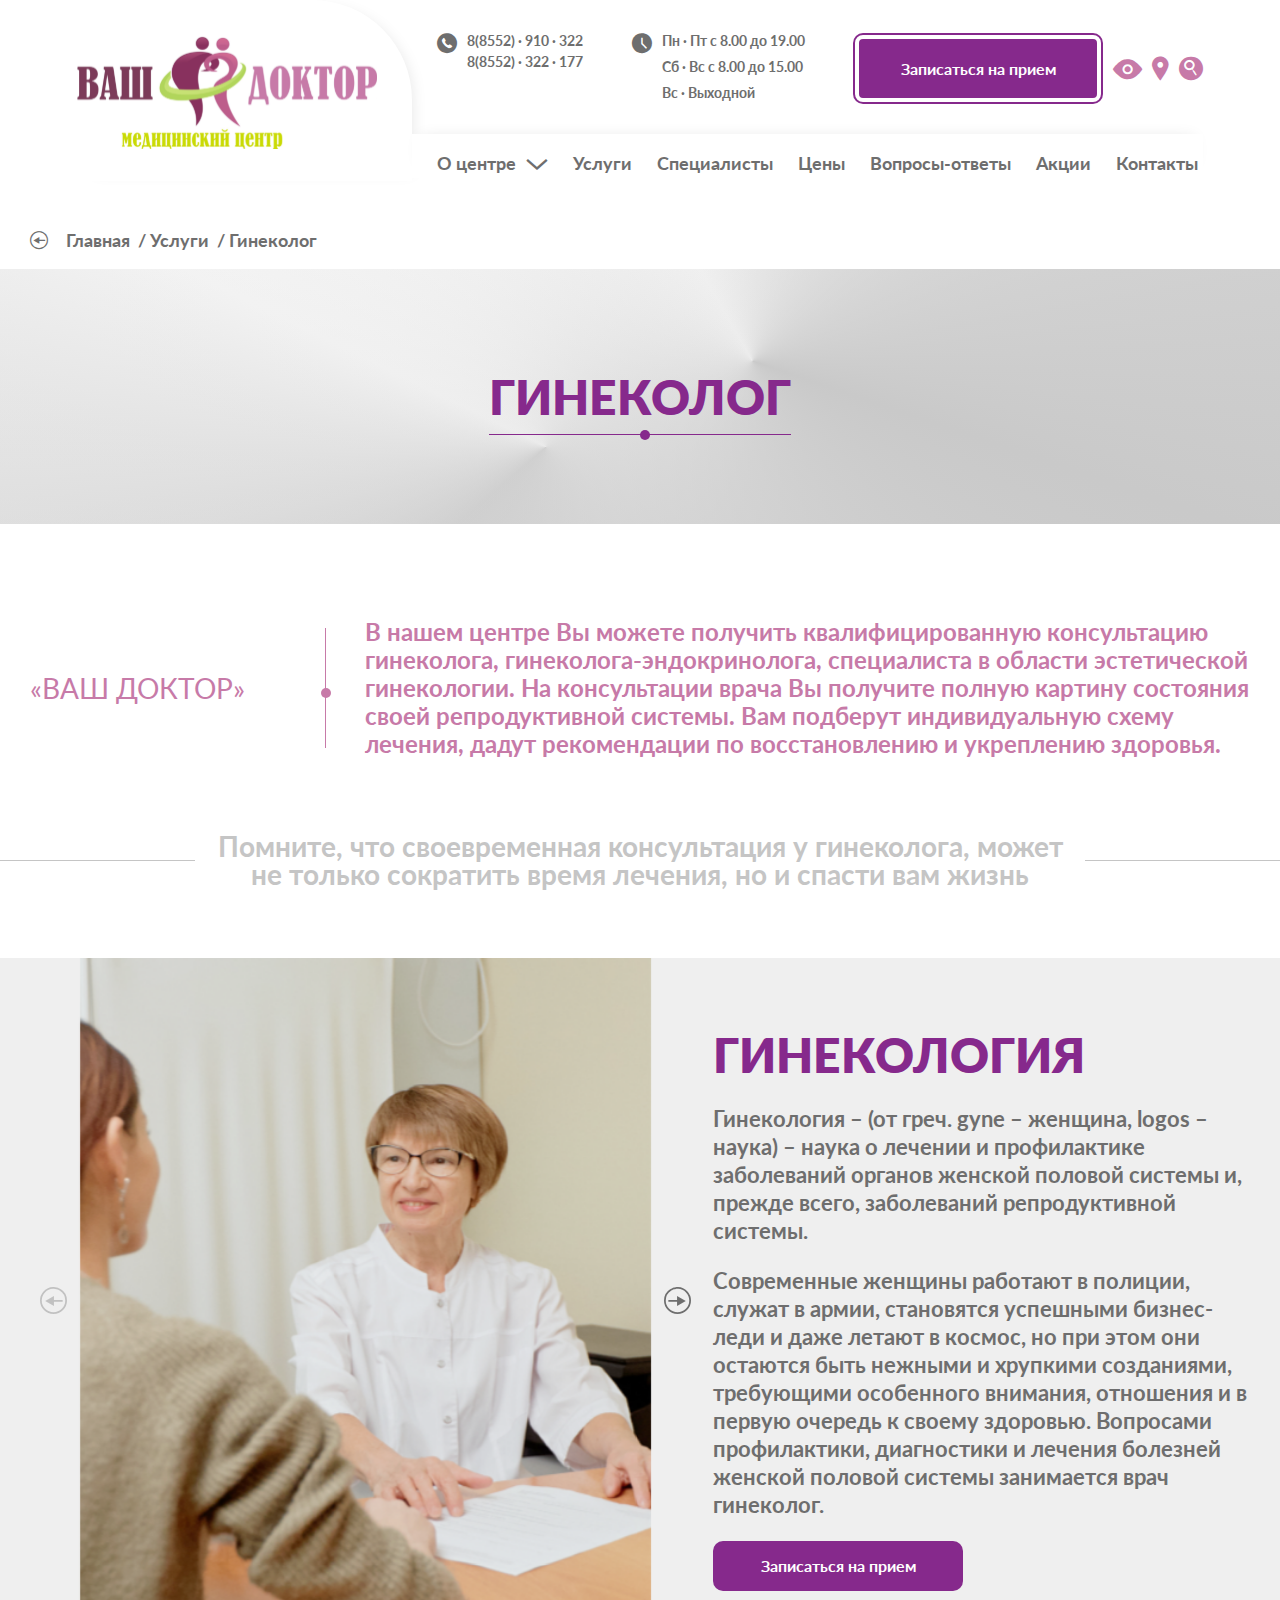
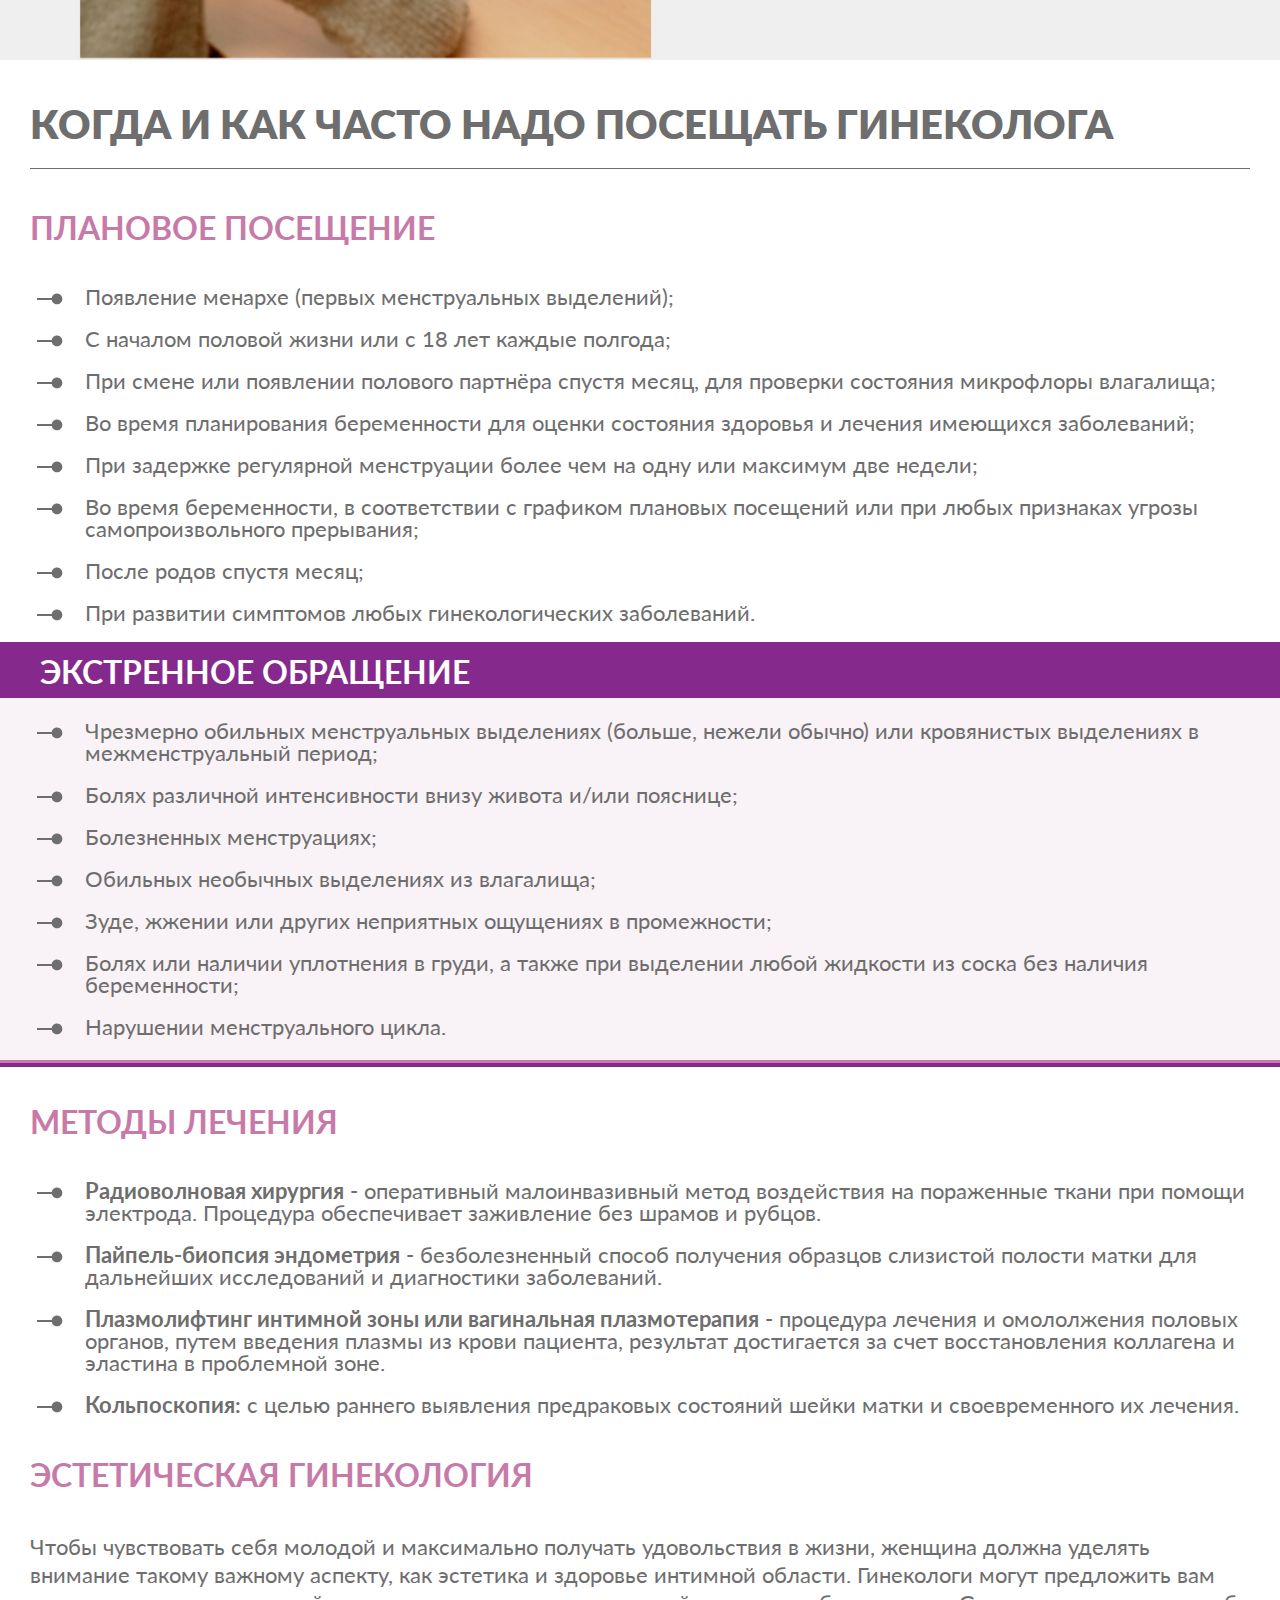
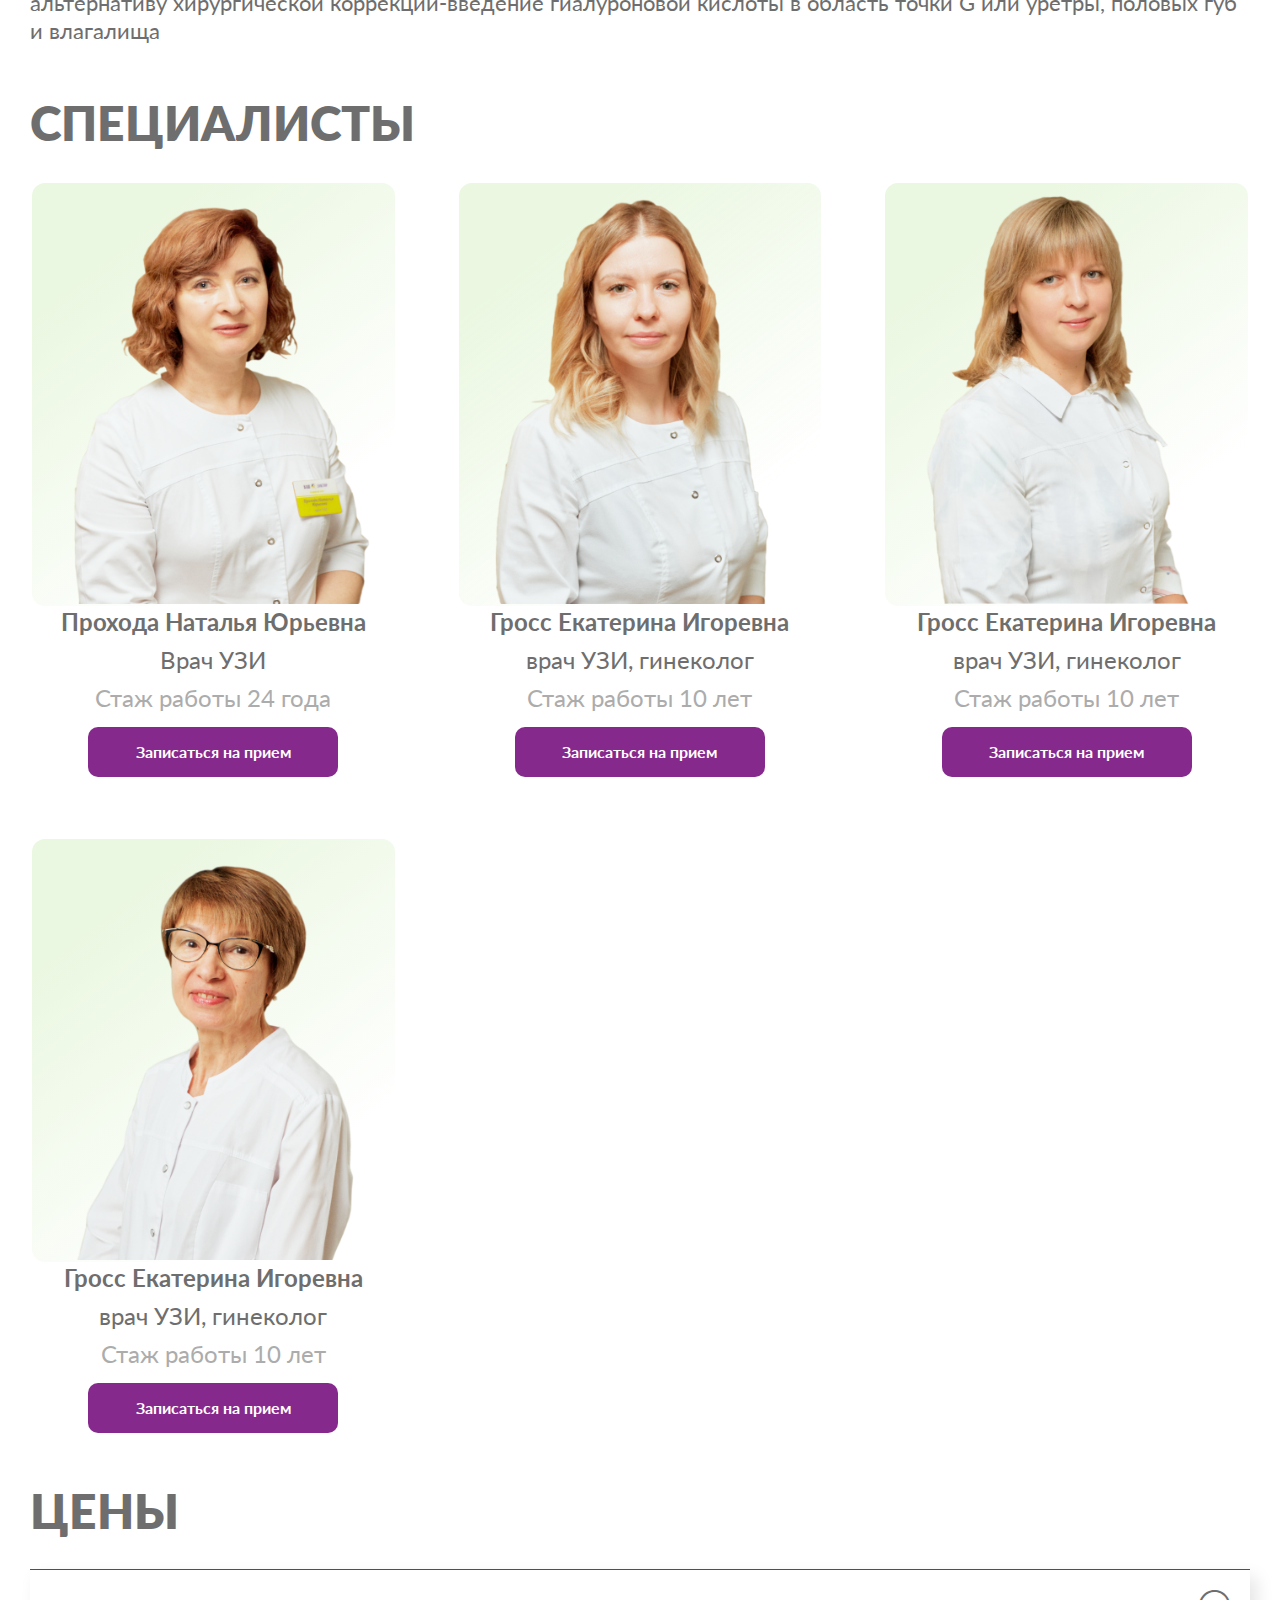
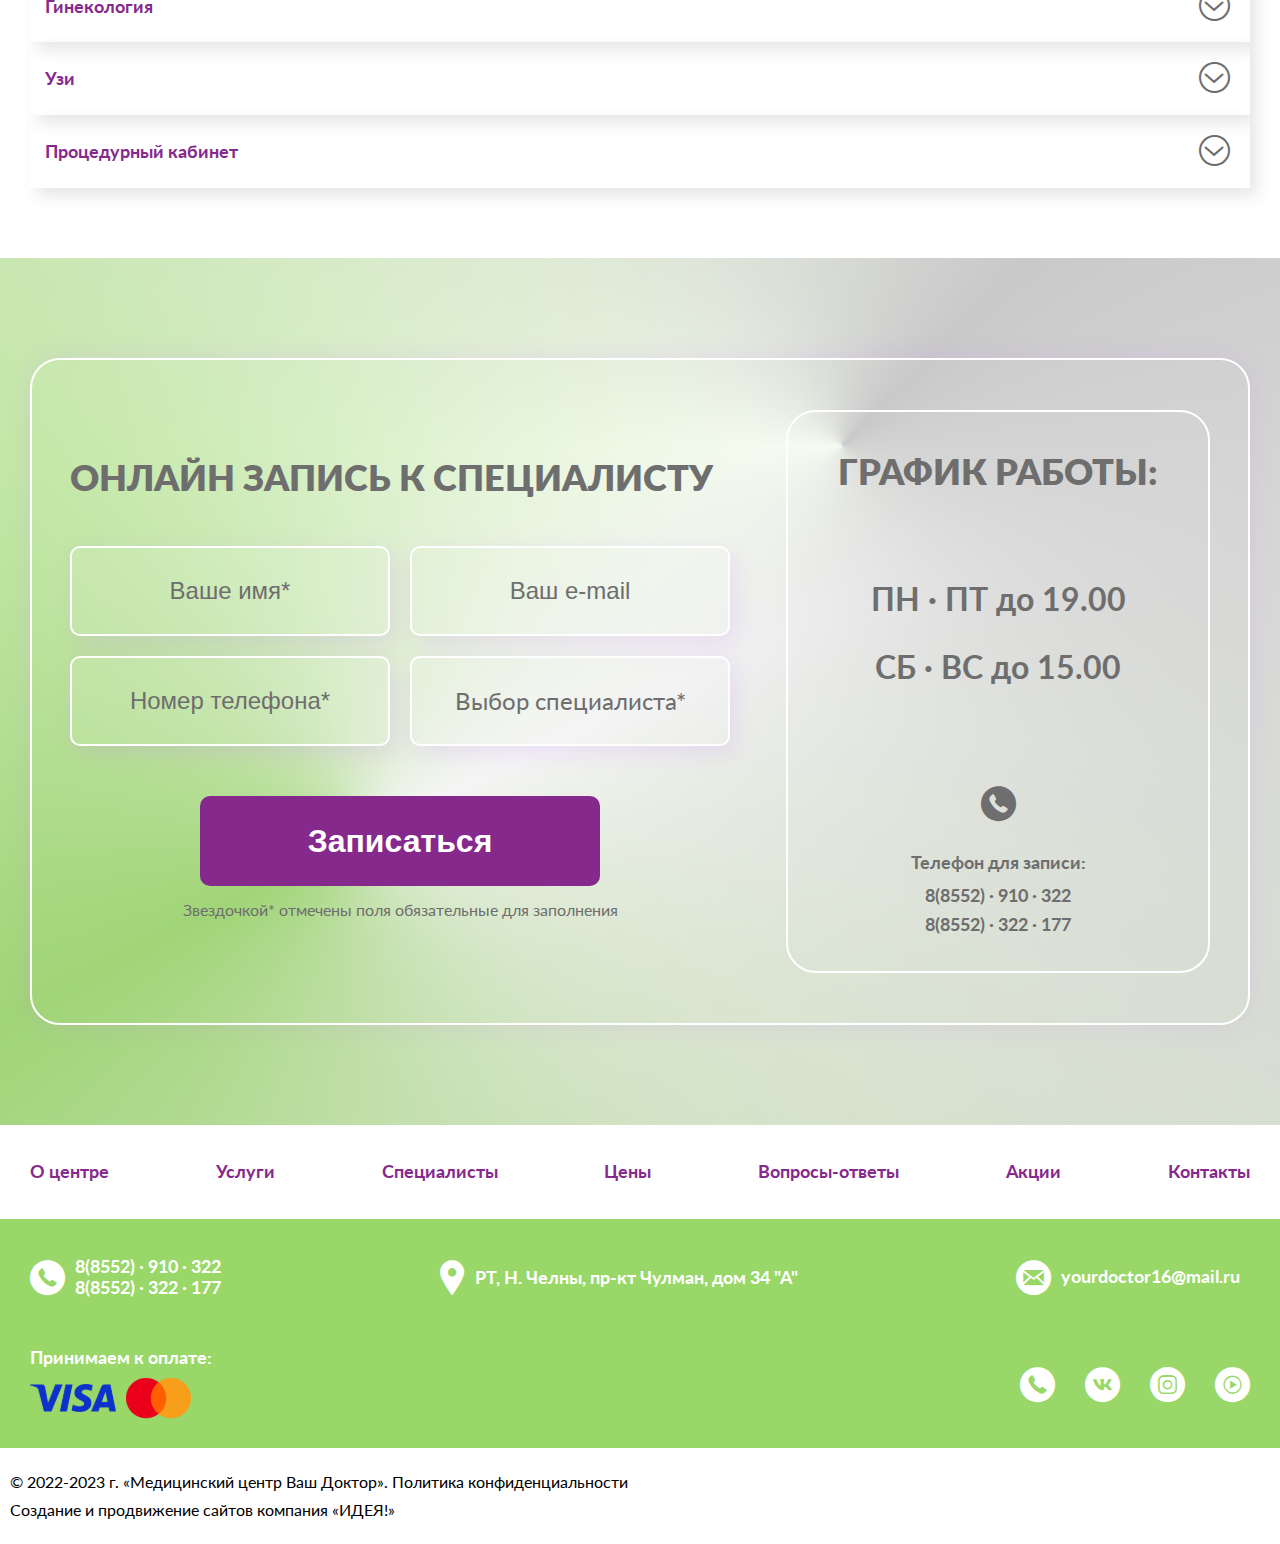
<file: service.html>
<!DOCTYPE html>
<html lang="en">
    <head>
    <meta charset="UTF-8">
    <meta http-equiv="X-UA-Compatible" content="IE=edge">
    <meta name="viewport" content="width=device-width, initial-scale=1.0">
    <link rel="stylesheet" href="libs/choices/choices.css">
    <link rel="stylesheet" href="css/style.css">
    <link rel="stylesheet" href="libs/swiper/swiper-bundle.css">
    <title>Гинеколог</title>
</head>
    <body>
        <div class="wrapper">
            <header>
    <div class="header__container container">
        <div class="menu__icon">
            <span></span>
        </div>
        <div class="header__left">
            <a href="index.html">
                <img src="img/icons/logo.svg" alt="your-doctor">
            </a>
        </div>
        <div class="header__tel">
            <div class="header-tel__icon icon-tel"></div>
            <a href="tel:8(8552)910322">8(8552) · 910 · 322</a>
        </div>
        <div class="header__right">
            <div class="header-right__up">
                <div class="header-right__contacts">
                    <div class="contacts__icon icon-tel"></div>
                    <div class="contacts__phones">
                        <div class="header-contacts__first">
                            <a href="tel:8(8552)910322">8(8552) · 910 · 322</a>
                        </div>
                        <div class="header-contacts__second">
                            <a href="tel:8(8552)322177">8(8552) · 322 · 177</a>
                        </div>
                    </div>
                </div>
                <div class="header-right__times">
                    <div class="times__icon icon-time"></div>
                    <span class="times__text">Время работы:</span>
                    <ul class="times__list">
                        <li>Пн · Пт с 8.00 до 19.00</li>
                        <li>Сб · Вс с 8.00 до 15.00</li>
                        <li>Вс · Выходной</li>
                    </ul>
                </div>
                <div class="header-right__buttons">
                    <a href="#popup-reception" class="button">Записаться на прием</a>
                    <div class="header-right__icons">
                        <div class="header-right__poor-vision">
                            <a href="#" class="icon-eye"></a>
                        </div>
                        <div class="header-right__map">
                            <a href="#popup-map" class="icon-map"></a>
                        </div>
                        <div class="header-right__search">
                            <a href="#popup-search" class="icon-search"></a>
                        </div>
                    </div>
                </div>
            </div>
            <div class="header-right__down">
                <nav class="header-right__menu">
                    <ul class="menu__list">
                        <li class="menu__item">
                            <a href="about.html" class="menu__link">О центре</a>
                            <span class="menu__arrow icon-arrow3"></span>
                            <ul class="menu__sub-list">
                                <li>
                                    <a href="reviews.html" class="menu__sub-link">Отзывы</a>
                                </li>
                                <li>
                                    <a href="licenses.html" class="menu__sub-link">Лицензии</a>
                                </li>
                                <li>
                                    <a href="consumer-information.html" class="menu__sub-link">Информация для потребителей</a>
                                </li>
                            </ul>
                        </li>
                        <li class="menu__item">
                            <a href="services.html" class="menu__link">Услуги</a>
                        </li>
                        <li class="menu__item">
                            <a href="specialists.html" class="menu__link">Специалисты</a>
                        </li>
                        <li class="menu__item">
                            <a href="prices.html" class="menu__link">Цены</a>
                        </li>
                        <li class="menu__item">
                            <a href="questions.html" class="menu__link">Вопросы-ответы</a>
                        </li>
                        <li class="menu__item">
                            <a href="offers.html" class="menu__link">Акции</a>
                        </li>
                        <li class="menu__item">
                            <a href="contacts.html" class="menu__link">Контакты</a>
                        </li>
                    </ul>
                </nav>
            </div>
        </div>
    </div>
</header>
        <main class="page">
            <section class="breadcrumb">
                <div class="breadcrumb__container container">
                    <a href="index.html" class="back__button icon-arrow1"></a>
                    <ul class="breadcrumb__body">
                        <li><a href="index.html">Главная</a></li>
                        <li><a href="services.html">Услуги</a></li>
                        <li>Гинеколог</li>
                    </ul>
                </div>
            </section>
            <section class="page-tittle">
                <div class="page-tittle__container">
                    <div class="page-tittle__body">
                        <h2>Гинеколог</h2>
                        <div class="page-tittle__circle"></div>
                    </div>
                </div>
            </section>
            <section class="about-quote">
                <div class="about-quote__container container">
                    <div class="about-quote__tittle">
                        <p>«ВАШ ДОКТОР»</p>
                    </div>
                    <div class="about-quote__line">
                        <div class="about-quote__circle"></div>
                    </div>
                    <div class="about-quote__text">
                        <p>В нашем центре Вы можете получить квалифицированную консультацию гинеколога, гинеколога-эндокринолога, специалиста в области эстетической гинекологии. На консультации врача Вы получите полную картину состояния своей репродуктивной системы. Вам подберут индивидуальную схему лечения, дадут рекомендации по восстановлению и укреплению здоровья.</p>
                    </div>
                </div>
            </section>

            <section class="service__reminder">
                <div class="service-reminder__container container">
                    <div class="service-reminder__block">
                        <p>Помните, что своевременная консультация у гинеколога, может не только сократить время лечения, но и спасти вам жизнь</p>
                    </div>
                    <div class="service-reminder__line"></div>
                </div>
            </section>

            <section class="service__explain">
                <div class="service-explain__container container">
                    <div class="service-explain__slider">
                        <div class="service-explain swiper">
                            <div class="service-explain__wrapper swiper-wrapper">
                              <div class="service-explain__slide swiper-slide">
                                <div class="service-explain__img">
                                    <img src="img/service-slider1.png" alt="">
                                </div>
                              </div>
                              <div class="service-explain__slide swiper-slide">
                                <div class="service-explain__img">
                                    <img src="img/service-slider1.png" alt="">
                                </div>
                              </div>
                              <div class="service-explain__slide swiper-slide">
                                <div class="service-explain__img">
                                    <img src="img/service-slider1.png" alt="">
                                </div>
                              </div>
                            </div>
                            <div class="swiper-button-next"></div>
                            <div class="swiper-button-prev"></div>
                        </div>
                    </div>
                    <div class="service-explain__text-block">
                        <div class="text-block__tittle">
                            <h2>Гинекология</h2>
                        </div>
                        <div class="text-block__text">
                            <p>Гинекология – (от греч. gyne – женщина, logos – наука) – наука о лечении и профилактике заболеваний органов женской половой системы и, прежде всего, заболеваний репродуктивной системы.</p>
                            <p>Современные женщины работают в полиции, служат в армии, становятся успешными бизнес-леди и даже летают в космос, но при этом они остаются быть нежными и хрупкими созданиями, требующими особенного внимания, отношения и в первую очередь к своему здоровью. Вопросами профилактики, диагностики и лечения болезней женской половой системы занимается врач гинеколог.</p>
                        </div>
                        <div class="service-explain__button-block">
                            <a href="#popup-reception" class="specialists__button">Записаться на прием</a>
                        </div>
                    </div>
                </div>
            </section>

            <section class="service__visit">
                <div class="service-visit__container container">
                    <div class="service-visit__tittle">
                        <h3>КОГДА И КАК ЧАСТО НАДО ПОСЕЩАТЬ ГИНЕКОЛОГА</h3>
                    </div>
                    <div class="service-visit__text-block">
                        <div class="text-block__tittle">
                            <h4>ПЛАНОВОЕ ПОСЕЩЕНИЕ</h4>
                        </div>
                        <div class="text-block__text">
                            <ul class="list">
                                <li>Появление менархе (первых менструальных выделений);</li>
                                <li>С началом половой жизни или с 18 лет каждые полгода;</li>
                                <li>При смене или появлении полового партнёра спустя месяц, для проверки состояния микрофлоры влагалища;</li>
                                <li>Во время планирования беременности для оценки состояния здоровья и лечения имеющихся заболеваний;</li>
                                <li>При задержке регулярной менструации более чем на одну или максимум две недели;</li>
                                <li>Во время беременности, в соответствии с графиком плановых посещений или при любых признаках угрозы самопроизвольного прерывания;</li>
                                <li>После родов спустя месяц;</li>
                                <li>При развитии симптомов любых гинекологических заболеваний.</li>
                            </ul>
                        </div>
                    </div>
                </div>
                <div class="service-visit__text-block with-border">
                    <div class="text-block__tittle with-border">
                        <h4 class="container">ЭКСТРЕННОЕ ОБРАЩЕНИЕ</h4>
                    </div>
                    <div class="text-block__text container">
                        <ul class="list">
                            <li>Чрезмерно обильных менструальных выделениях (больше, нежели обычно) или кровянистых выделениях в межменструальный период;</li>
                            <li>Болях различной интенсивности внизу живота и/или пояснице;</li>
                            <li>Болезненных менструациях;</li>
                            <li>Обильных необычных выделениях из влагалища;</li>
                            <li>Зуде, жжении или других неприятных ощущениях в промежности;</li>
                            <li>Болях или наличии уплотнения в груди, а также при выделении любой жидкости из соска без наличия беременности;</li>
                            <li>Нарушении менструального цикла.</li>
                        </ul>
                    </div>
                </div>
            </section>

            <section class="service__methods">
                <div class="service-methods__container container">
                    <div class="service-visit__text-block">
                        <div class="text-block__tittle">
                            <h4>МЕТОДЫ ЛЕЧЕНИЯ</h4>
                        </div>
                        <div class="text-block__text">
                            <ul class="list">
                                <li><span>Радиоволновая хирургия</span> - оперативный малоинвазивный метод воздействия на пораженные ткани при помощи электрода. Процедура обеспечивает заживление без шрамов и рубцов.</li>
                                <li><span>Пайпель-биопсия эндометрия</span> - безболезненный способ получения образцов слизистой полости матки для дальнейших исследований и диагностики заболеваний.</li>
                                <li><span>Плазмолифтинг интимной зоны или вагинальная плазмотерапия</span> - процедура лечения и омололжения половых органов, путем введения плазмы из крови пациента, результат достигается за счет восстановления коллагена и эластина в проблемной зоне.</li>
                                <li><span>Кольпоскопия:</span> с целью раннего выявления предраковых состояний шейки матки и своевременного их лечения.</li>
                            </ul>
                        </div>
                    </div>
                </div>
            </section>

            <section>
                <div class="service-methods__container container">
                    <div class="service-visit__text-block">
                        <div class="text-block__tittle">
                            <h4>эстетическая гинекология</h4>
                        </div>
                        <div class="text-block__text">
                            <p>Чтобы чувствовать себя молодой и максимально получать удовольствия в жизни, женщина должна уделять внимание такому важному аспекту, как эстетика и здоровье интимной области. Гинекологи могут предложить вам альтернативу хирургической коррекции-введение гиалуроновой кислоты в область точки G или уретры, половых губ и влагалища</p>
                        </div>
                    </div>
                </div>
            </section>

            <section class="service__specialists">
                <div class="specialists__container container">
                    <div class="service-specialists__tittle">
                        <h2>Специалисты</h2>
                    </div>
                    <div class="specialists__body">
                        <div class="specialists__block">
                            <div class="specialists__img">
                                <img src="img/photo1.png" alt="">
                            </div>
                            <div class="specialists__text-block">
                                <a href="specialist.html"><span class="doctor-name">Прохода Наталья Юрьевна</span></a>
                                <a href="service.html"><span class="speciality">Врач УЗИ</span></a>
                                <span class="stage">Стаж работы 24 года</span>
                            </div>
                            <div class="specialists__button-block">
                                <a href="#popup-reception" class="specialists__button">Записаться на прием</a>
                            </div>
                        </div>
                        
                        <div class="specialists__block">
                            <div class="specialists__img">
                                <img src="img/photo2.png" alt="">
                            </div>
                            <div class="specialists__text-block">
                                <a href="specialist.html"><span class="doctor-name">Гросс Екатерина Игоревна</span></a>
                                <a href="service.html"><span class="speciality">врач УЗИ, гинеколог </span></a>
                                <span class="stage">Стаж работы 10 лет</span>
                            </div>
                            <div class="specialists__button-block">
                                <a href="#popup-reception" class="specialists__button">Записаться на прием</a>
                            </div>
                        </div>
                        <div class="specialists__block">
                            <div class="specialists__img">
                                <img src="img/photo4.png" alt="">
                            </div>
                            <div class="specialists__text-block">
                                <a href="specialist.html"><span class="doctor-name">Гросс Екатерина Игоревна</span></a>
                                <a href="service.html"><span class="speciality">врач УЗИ, гинеколог </span></a>
                                <span class="stage">Стаж работы 10 лет</span>
                            </div>
                            <div class="specialists__button-block">
                                <a href="#popup-reception" class="specialists__button">Записаться на прием</a>
                            </div>
                        </div>
                        <div class="specialists__block">
                            <div class="specialists__img">
                                <img src="img/photo3.png" alt="">
                            </div>
                            <div class="specialists__text-block">
                                <a href="specialist.html"><span class="doctor-name">Гросс Екатерина Игоревна</span></a>
                                <a href="service.html"><span class="speciality">врач УЗИ, гинеколог </span></a>
                                <span class="stage">Стаж работы 10 лет</span>
                            </div>
                            <div class="specialists__button-block">
                                <a href="#popup-reception" class="specialists__button">Записаться на прием</a>
                            </div>
                        </div>

                    </div>
                </div>
            </section>

            <section class="service__prices">
                <div class="service-prices__container container">
                    <div class="service-specialists__tittle">
                        <h2>Цены</h2>
                    </div>
                    <div class="prices__spoiler spoiler">
                        <input type="checkbox" id="spoiler1" name="spoilers" class="spoiler__input">
                        <label for="spoiler1" class="spoiler__tittle _border-top">Гинекология<span class="icon-arrow2"></span></label>
                        <div class="spoiler__content">
                            <table>
                                <tbody>
                                    <tr>
                                      <td>Первичный прием гинеколога-эндокринолога</td>
                                      <td>1200р</td>
                                    </tr>
                                    <tr>
                                      <td>Повторный прием гинеколога-эндокринолога</td>
                                      <td>1000р</td>
                                    </tr>
                                    <tr>
                                      <td>Первичный прием гинеколога</td>
                                      <td>1200р</td>
                                    </tr>
                                    <tr>
                                      <td>Повторный прием гинеколога</td>
                                      <td>1000р</td>
                                    </tr>
                                    <tr>
                                        <td>Кольпоскопия</td>
                                        <td>1000р</td>
                                    </tr>
                                    <tr>
                                        <td>Биопсия (забор)</td>
                                        <td>1000р</td>
                                    </tr>
                                    <tr>
                                        <td>Забор мазка</td>
                                        <td>1000р</td>
                                    </tr>
                                    <tr>
                                        <td>Пайпель биопсия забор</td>
                                        <td>800р</td>
                                    </tr>
                                    <tr>
                                        <td>Подбор гинекологического кольца (Писарий)</td>
                                        <td>1000р</td>
                                    </tr>
                                    <tr>
                                        <td>Установка гинекологического кольца (Писарий)</td>
                                        <td>800р</td>
                                    </tr>
                                    <tr>
                                        <td>Проба Шуварского</td>
                                        <td>900р</td>
                                    </tr>
                                    <tr>
                                        <td>Импланон введение</td>
                                        <td>1700р</td>
                                    </tr>
                                    <tr>
                                        <td>Введение ВМС</td>
                                        <td>1000р</td>
                                    </tr>
                                    <tr>
                                        <td>Ведение ВМС Мирена</td>
                                        <td>1500р</td>
                                    </tr>
                                    <tr>
                                        <td>Экстракция ВМС</td>
                                        <td>800р</td>
                                    </tr>
                                    <tr>
                                        <td>Инструментальное удаление ВМС</td>
                                        <td>1200р</td>
                                    </tr>
                                    <tr>
                                        <td>Эхогистероскопия</td>
                                        <td>3200р</td>
                                    </tr>
                                    <tr>
                                        <td>Химическая коагуляция шейки матки (без стоимости препарата)</td>
                                        <td>500р</td>
                                    </tr>
                                    <tr>
                                        <td>Бужирование цервикального канала</td>
                                        <td>800р</td>
                                    </tr>
                                    <tr>
                                        <td>Бужирование цервикального канала под местной анестезией</td>
                                        <td>1200р</td>
                                    </tr>
                                    <tr>
                                        <td>Выскабливание цервикального канала</td>
                                        <td>800р</td>
                                    </tr>
                                    <tr>
                                        <td>Конизация шейки матки</td>
                                        <td>3500р</td>
                                    </tr>
                                    <tr>
                                        <td>Радиоволновая коагуляция шейки матки</td>
                                        <td>2500р</td>
                                    </tr>
                                    <tr>
                                        <td>Удаление полипа цервикального канала</td>
                                        <td>1500р</td>
                                    </tr>
                                    <tr>
                                        <td>Рассечение кист влагалища, предверия влагалища, Ov.Naboti</td>
                                        <td>800р</td>
                                    </tr>
                                    <tr>
                                        <td>Тампон</td>
                                        <td>200р</td>
                                    </tr>
                                    <tr>
                                        <td>Ванночка</td>
                                        <td>200р</td>
                                    </tr>
                                    <tr>
                                        <td>Кольпотест</td>
                                        <td>100р</td>
                                    </tr>
                                    <tr>
                                        <td>Удаление папилломы</td>
                                        <td>1000р</td>
                                    </tr>
                                  </tbody>
                            </table>
                        </div>
                    </div>
                    <div class="prices__spoiler spoiler">
                        <input type="checkbox" id="spoiler2" name="spoilers" class="spoiler__input">
                        <label for="spoiler2" class="spoiler__tittle">Узи<span class="icon-arrow2"></span></label>
                        <div class="spoiler__content">
                            <table>
                                <tbody>
                                    <tr>
                                      <td>Первичный прием гинеколога-эндокринолога</td>
                                      <td>1200р</td>
                                    </tr>
                                    <tr>
                                      <td>Повторный прием гинеколога-эндокринолога</td>
                                      <td>1000р</td>
                                    </tr>
                                    <tr>
                                      <td>Первичный прием гинеколога</td>
                                      <td>1200р</td>
                                    </tr>
                                    <tr>
                                      <td>Повторный прием гинеколога</td>
                                      <td>1000р</td>
                                    </tr>
                                    <tr>
                                        <td>Кольпоскопия</td>
                                        <td>1000р</td>
                                    </tr>
                                    <tr>
                                        <td>Биопсия (забор)</td>
                                        <td>1000р</td>
                                    </tr>
                                  </tbody>
                            </table>
                        </div>
                    </div>
                    <div class="prices__spoiler spoiler">
                        <input type="checkbox" id="spoiler2" name="spoilers" class="spoiler__input">
                        <label for="spoiler2" class="spoiler__tittle">Процедурный кабинет<span class="icon-arrow2"></span></label>
                        <div class="spoiler__content">
                            <table>
                                <tbody>
                                    <tr>
                                      <td>Первичный прием гинеколога-эндокринолога</td>
                                      <td>1200р</td>
                                    </tr>
                                    <tr>
                                      <td>Повторный прием гинеколога-эндокринолога</td>
                                      <td>1000р</td>
                                    </tr>
                                    <tr>
                                      <td>Первичный прием гинеколога</td>
                                      <td>1200р</td>
                                    </tr>
                                    <tr>
                                      <td>Повторный прием гинеколога</td>
                                      <td>1000р</td>
                                    </tr>
                                    <tr>
                                        <td>Кольпоскопия</td>
                                        <td>1000р</td>
                                    </tr>
                                    <tr>
                                        <td>Биопсия (забор)</td>
                                        <td>1000р</td>
                                    </tr>
                                  </tbody>
                            </table>
                        </div>
                    </div>
                </div>
            </section>

            <section class="registration">
                <div class="registration__container container">
                    <div class="registration__body">
                        <div class="registration__left">
                            <div class="form">
                                <form action="#" id="form" class="form__body">
                                    <div class="registration__subtittle subtittle">Онлайн запись к специалисту</div>
                                    <div class="form__grid-body">
                                        <div class="form__item">
                                            <input id="formName" type="text" name="name" class="form__input" placeholder="Ваше имя*">
                                        </div>
                                        <div class="form__item">
                                            <input id="formEmail" type="email" name="email" class="form__input" placeholder="Ваш e-mail">
                                        </div>
                                        <div class="form__item">
                                            <input id="formPhone" type="tel" name="phone" class="form__input" placeholder="Номер телефона*">
                                        </div>
                                        <div class="form__item">
                                            <select name="specialist" id="formSpecialist" class="form__select">
                                                <option value="" disabled selected hidden>Выбор специалиста*</option>
                                                <option value="Гинеколог">Гинеколог</option>
                                                <option value="Уролог">Уролог</option>
                                                <option value="Гастроэнтеролог">Гастроэнтеролог</option>
                                                <option value="Хирургия">Хирургия</option>
                                                <option value="Эндокринолог">Эндокринолог</option>
                                                <option value="Кардиолог">Кардиолог</option>
                                            </select>
                                            
                                        </div>
                                    </div>
                                    <button type="submit" class="form__button">Записаться</button>
                                </form>
                            </div>
                            <p class="registration-left__text">Звездочкой* отмечены поля обязательные для заполнения</p>
                        </div>
                        <div class="registration__right">
                            <div class="registration-right__tittle">ГРАФИК РАБОТЫ:</div>
                            <div class="registration-right__times">
                                <span class="registration-right__time1">ПН · ПТ до 19.00</span>
                                <span class="registration-right__time2">СБ · ВС до 15.00</span>
                            </div>
                            <div class="registration-right__contacts">
                                <div class="registration-right__contacts-icon icon-tel"></div>
                                <span class="registration-right__contacts-tittle">Телефон для записи:</span>
                                <a href="tel:8(8552)910322">8(8552) · 910 · 322</a>
                                <a href="tel:8(8552)322177">8(8552) · 322 · 177</a>
                            </div>
                        </div>
                    </div>
                </div>
            </section>

    <div class="scroll-up">
        <div class="scroll-up__icon icon-arrow2"></div>
    </div>
</main>
            <footer>
    <div class="footer__logo">
        <a href="#">
            <img src="img/icons/logo.svg">
        </a>
    </div>
    <div class="footer__menu container">
        <ul class="footer-menu__list">
            <li class="footer-menu__item">
                <a href="about.html" class="menu__link">О центре</a>
            </li>
            <li class="footer-menu__item">
                <a href="services.html" class="menu__link">Услуги</a>
            </li>
            <li class="footer-menu__item">
                <a href="specialists.html" class="menu__link">Специалисты</a>
            </li>
            <li class="footer-menu__item">
                <a href="prices.html" class="menu__link">Цены</a>
            </li>
            <li class="footer-menu__item">
                <a href="questions.html" class="menu__link">Вопросы-ответы</a>
            </li>
            <li class="footer-menu__item">
                <a href="offers.html" class="menu__link">Акции</a>
            </li>
            <li class="footer-menu__item">
                <a href="contacts.html" class="menu__link">Контакты</a>
            </li>
        </ul>
    </div>
    <div class="footer__connect">
        <div class="footer-contacts__container container">
            <div class="footer__up">
                <div class="footer__contacts">
                    <div class="footer-contacts__icon icon-tel"></div>
                    <div class="footer-contacts__phones">
                        <div class="footer-contacts__first">
                            <a href="tel:8(8552)910322">8(8552) · 910 · 322</a>
                        </div>
                        <div class="footer-contacts__second">
                            <a href="tel:8(8552)322177">8(8552) · 322 · 177</a>
                        </div>
                    </div>
                </div>
                <div class="footer__map">
                    <div class="footer-map__icon icon-map"></div>
                    <div class="footer-map__text">
                        <span>РТ, Н. Челны, пр-кт Чулман, дом 34 "А"</span>
                    </div>
                </div>
                <div class="footer__mail">
                    <div class="footer-mail__icon icon-mail"></div>
                    <div class="footer-mail__contact">
                        <a href="mailto:yourdoctor16@mail.ru">yourdoctor16@mail.ru</a>
                    </div>
                </div>
            </div>
            <div class="footer__down">
                <div class="footer__pay">
                    <span>Принимаем к оплате:</span>
                    <div class="footer-pay__cards">
                        <div class="visa-card">
                            <img src="img/icons/visa.svg">
                        </div>
                        <div class="master-card">
                            <img src="img/icons/master.svg">
                        </div>
                    </div>
                </div>
                <ul class="footer__icons">
                    <li class="footer-icons__whatsup">
                        <a href="#" class="icon-tel"></a>
                    </li>
                    <li class="footer-icons__vk">
                        <a href="#" class="icon-vk"></a>
                    </li>
                    <li class="footer-icons__insta">
                        <a href="#" class="icon-insta"></a>
                    </li>
                    <li class="footer-icons__youtube">
                        <a href="#" class="icon-youtube"></a>
                    </li>
                </ul>
            </div>
        </div>
    </div>
    <div class="footer__copyright container">
        <div class="copyright__left">
            <p>© 2022-2023 г. «Медицинский центр Ваш Доктор». <a href="#">Политика конфиденциальности</a></p>
            
        </div>
        <div class="copyright__right">
            <p>Создание и продвижение сайтов компания <a href="#">«ИДЕЯ!»</a></p>
        </div>
    </div>
</footer>
<div id="popup-map" class="popup">
    <a href="#header" class="popup__area"></a>
    <div class="popup__body">
        <div class="popup__content">
            <a href="#" class="popup__close"></a>
            <div class="popup__tittle">Адрес</div>
            <div class="popup__map">
                <script type="text/javascript" charset="utf-8" async src="https://api-maps.yandex.ru/services/constructor/1.0/js/?um=constructor%3A2dccb7eb11f1e199bd2d010eefdd7bbd5aed097dd081a88835fa962e490e1b9f&amp;width=100%25&amp;height=400&amp;lang=ru_RU&amp;scroll=false"></script>
            </div>
        </div>
    </div>
</div>
<div id="popup-search" class="popup">
    <a href="#header" class="popup__area"></a>
    <div class="popup__body">
        <div class="popup__content">
            <a href="#" class="popup__close"></a>
            <div class="popup__tittle">Поиск</div>
            <form action="" method="get" class="form-search">
                <input name="search" placeholder="Поиск" type="search" class="input-search">
                <button type="submit" class="button-search"></button>
            </form>
        </div>
    </div>
</div>
<div id="popup-reception" class="popup">
    <a href="#header" class="popup__area"></a>
    <div class="popup__body">
        <div class="popup__content popup-content__reception">
            <a href="#" class="popup__close"></a>
            <div class="popup__tittle">Записаться на прием</div>
            <div class="popup-form">
                <form action="#" id="form" class="form__body">
                    <div class="form__popup">
                        <div class="form__item">
                            <input id="formName" type="text" name="name" class="form__input" placeholder="Ваше имя*">
                        </div>
                        <div class="form__item">
                            <input id="formEmail" type="email" name="email" class="form__input" placeholder="Ваш e-mail">
                        </div>
                        <div class="form__item">
                            <input id="formPhone" type="tel" name="phone" class="form__input" placeholder="Номер телефона*">
                        </div>
                        <div class="form__item">
                            <select name="specialist" id="formSpecialist" class="form__select">
                                <option value="" disabled selected hidden>Выбор специалиста*</option>
                                <option value="Гинеколог">Гинеколог</option>
                                <option value="Уролог">Уролог</option>
                                <option value="Гастроэнтеролог">Гастроэнтеролог</option>
                                <option value="Хирургия">Хирургия</option>
                                <option value="Эндокринолог">Эндокринолог</option>
                                <option value="Кардиолог">Кардиолог</option>
                            </select>
                        </div>
                        <div class="form__item">
                            <input id="formName" type="text" name="name" class="form__input" placeholder="Дата">
                        </div>
                        <div class="form__item">
                            <input id="formName" type="text" name="name" class="form__input" placeholder="Время">
                        </div>
                        <div class="popup-checkbox">
                            <input id="formAgreement" checked type="checkbox" name="agreemetn" class="checkbox__input">
                            <label for="formAgreement" class="checkbox__label"><span>Нажимая кнопку, я даю свое согласие на обработку моих персональных данных в соответствии с законом № 152-ФЗ «О персональных данных» от 27.07.2006 и принимаю условия <a href="#">пользовательского соглашения.</a></span></label>
                        </div>
                    </div>
                    <button type="submit" class="form__button popup-button">Отправить</button>
                </form>
            </div>
            <p class="popup-reception__text">Звездочкой* отмечены поля обязательные для заполнения</p>
        </div>
    </div>
</div>
        </div>
        <script src="libs/imask/imask.js"></script>
        <script src="libs/swiper/swiper-bundle.js"></script>
        <script src="libs/choices/choices.js"></script>
        <script src="js/app.js"></script>
    </body>
</html>
</file>
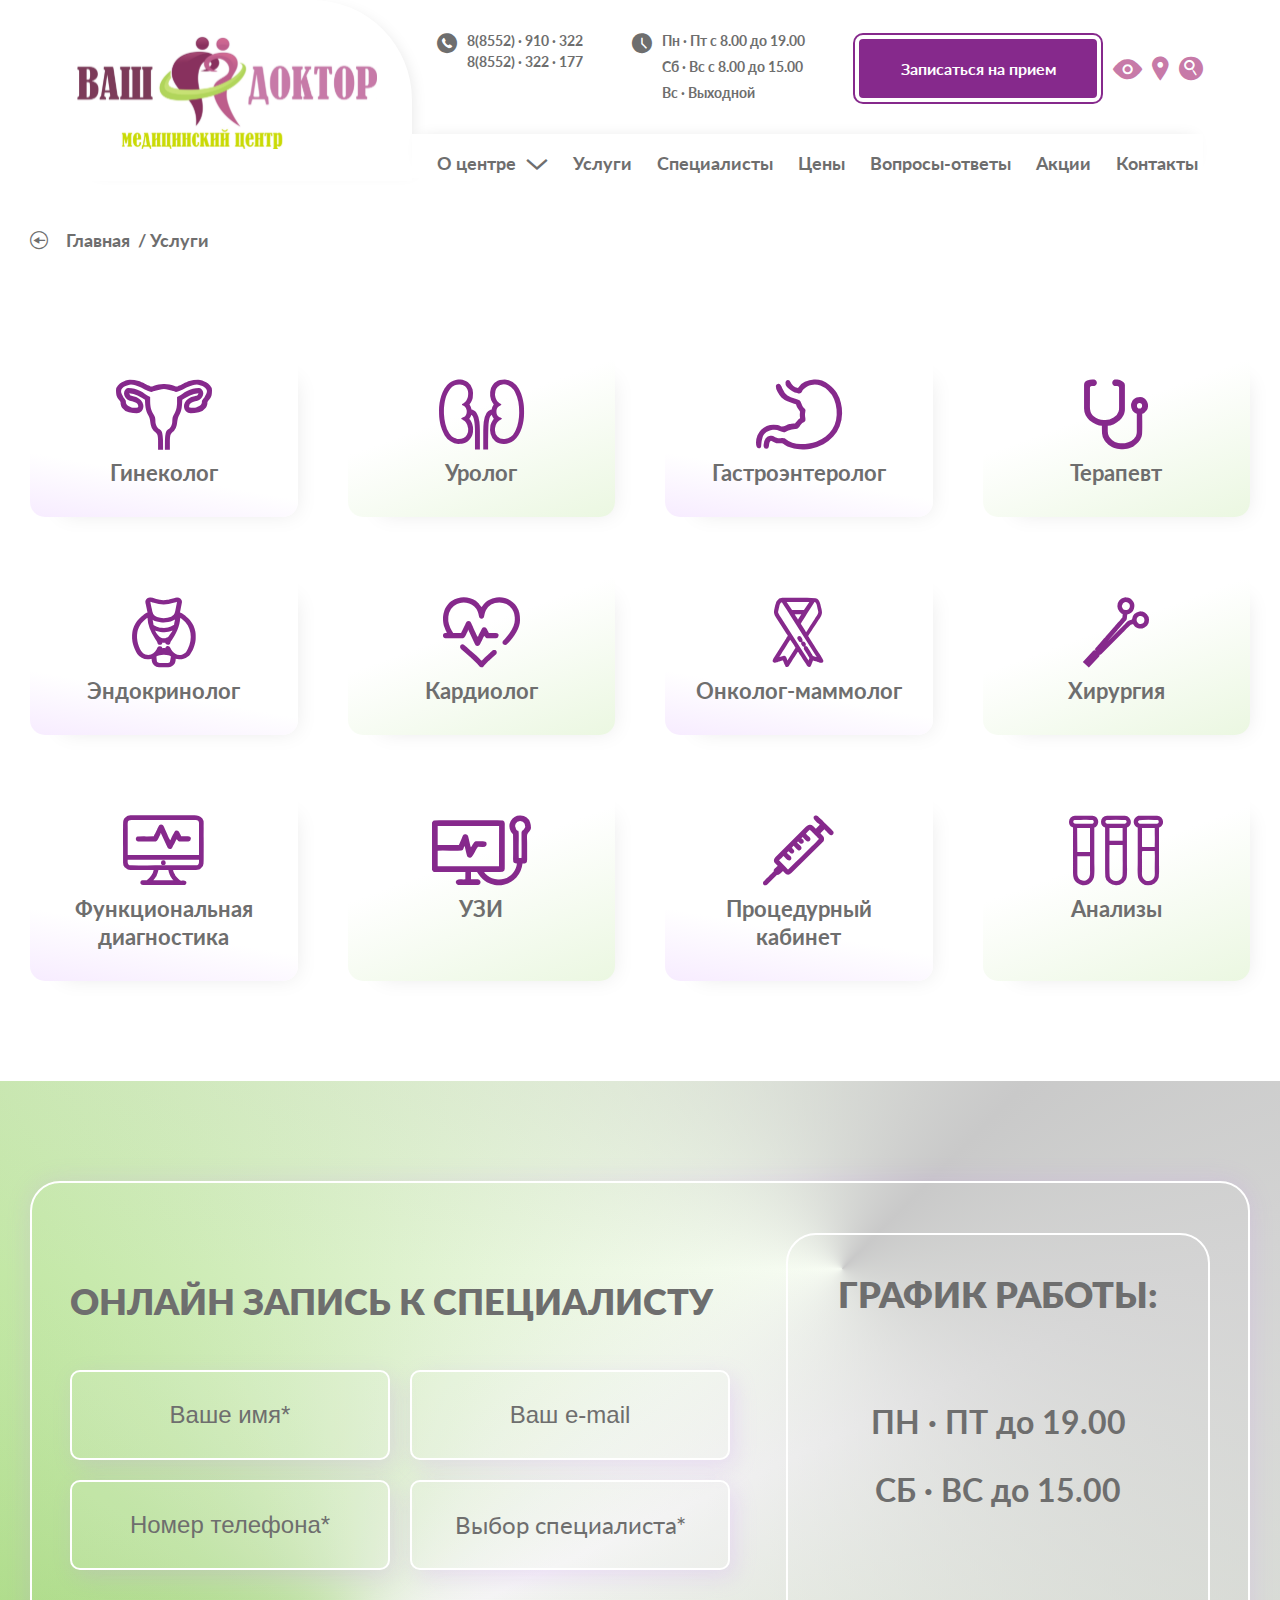
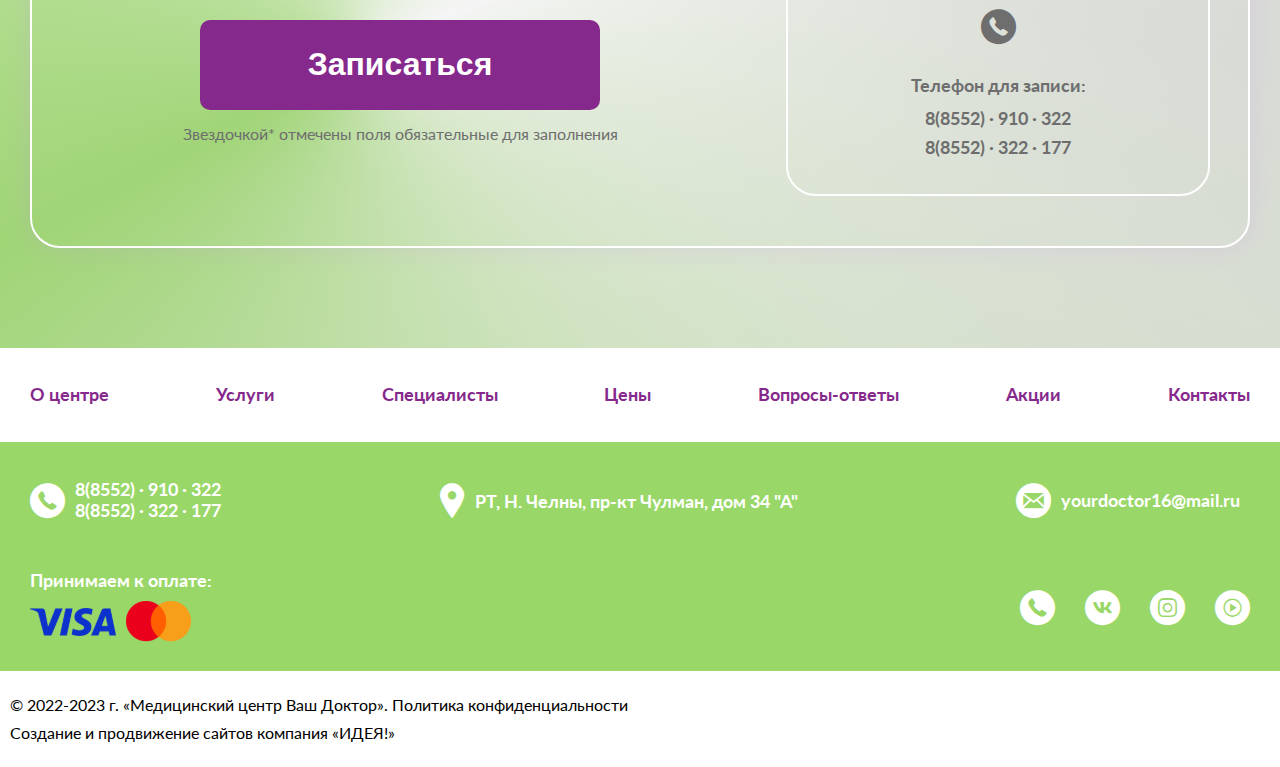
<file: services.html>
<!DOCTYPE html>
<html lang="en">
    <head>
    <meta charset="UTF-8">
    <meta http-equiv="X-UA-Compatible" content="IE=edge">
    <meta name="viewport" content="width=device-width, initial-scale=1.0">
    <link rel="stylesheet" href="libs/choices/choices.css">
    <link rel="stylesheet" href="css/style.css">
    <title>Услуги</title>
</head>
    <body>
        <div class="wrapper">
            <header>
    <div class="header__container container">
        <div class="menu__icon">
            <span></span>
        </div>
        <div class="header__left">
            <a href="index.html">
                <img src="img/icons/logo.svg" alt="your-doctor">
            </a>
        </div>
        <div class="header__tel">
            <div class="header-tel__icon icon-tel"></div>
            <a href="tel:8(8552)910322">8(8552) · 910 · 322</a>
        </div>
        <div class="header__right">
            <div class="header-right__up">
                <div class="header-right__contacts">
                    <div class="contacts__icon icon-tel"></div>
                    <div class="contacts__phones">
                        <div class="header-contacts__first">
                            <a href="tel:8(8552)910322">8(8552) · 910 · 322</a>
                        </div>
                        <div class="header-contacts__second">
                            <a href="tel:8(8552)322177">8(8552) · 322 · 177</a>
                        </div>
                    </div>
                </div>
                <div class="header-right__times">
                    <div class="times__icon icon-time"></div>
                    <span class="times__text">Время работы:</span>
                    <ul class="times__list">
                        <li>Пн · Пт с 8.00 до 19.00</li>
                        <li>Сб · Вс с 8.00 до 15.00</li>
                        <li>Вс · Выходной</li>
                    </ul>
                </div>
                <div class="header-right__buttons">
                    <a href="#popup-reception" class="button">Записаться на прием</a>
                    <div class="header-right__icons">
                        <div class="header-right__poor-vision">
                            <a href="#" class="icon-eye"></a>
                        </div>
                        <div class="header-right__map">
                            <a href="#popup-map" class="icon-map"></a>
                        </div>
                        <div class="header-right__search">
                            <a href="#popup-search" class="icon-search"></a>
                        </div>
                    </div>
                </div>
            </div>
            <div class="header-right__down">
                <nav class="header-right__menu">
                    <ul class="menu__list">
                        <li class="menu__item">
                            <a href="about.html" class="menu__link">О центре</a>
                            <span class="menu__arrow icon-arrow3"></span>
                            <ul class="menu__sub-list">
                                <li>
                                    <a href="reviews.html" class="menu__sub-link">Отзывы</a>
                                </li>
                                <li>
                                    <a href="licenses.html" class="menu__sub-link">Лицензии</a>
                                </li>
                                <li>
                                    <a href="consumer-information.html" class="menu__sub-link">Информация для потребителей</a>
                                </li>
                            </ul>
                        </li>
                        <li class="menu__item">
                            <a href="services.html" class="menu__link">Услуги</a>
                        </li>
                        <li class="menu__item">
                            <a href="specialists.html" class="menu__link">Специалисты</a>
                        </li>
                        <li class="menu__item">
                            <a href="prices.html" class="menu__link">Цены</a>
                        </li>
                        <li class="menu__item">
                            <a href="questions.html" class="menu__link">Вопросы-ответы</a>
                        </li>
                        <li class="menu__item">
                            <a href="offers.html" class="menu__link">Акции</a>
                        </li>
                        <li class="menu__item">
                            <a href="contacts.html" class="menu__link">Контакты</a>
                        </li>
                    </ul>
                </nav>
            </div>
        </div>
    </div>
</header>
            <main class="page">
    <section class="breadcrumb">
        <div class="breadcrumb__container container">
            <a href="index.html" class="back__button icon-arrow1"></a>
            <ul class="breadcrumb__body">
                <li><a href="index.html">Главная</a></li>
                <li>Услуги</li>
            </ul>
        </div>
    </section>
    <section class="doctors">
    <div class="doctors__container container">
        <div class="doctors__body">
            <a href="service.html" class="doctors__doctors-item doctors-item purple">
                <div class="doctors-item__icon-block">
                    <div class="doctors__icon icon-gynecolog"></div>	
                </div>
                <span>Гинеколог</span>
            </a>
            <a href="service.html" class="doctors__doctors-item doctors-item green">
                <div class="doctors-item__icon-block">
                    <div class="doctors__icon icon-urolog"></div>	
                </div>
                <span>Уролог</span>
            </a>
            <a href="service.html" class="doctors__doctors-item doctors-item purple">
                <div class="doctors-item__icon-block">
                    <div class="doctors__icon icon-gastro"></div>	
                </div>
                <span>Гастроэнтеролог</span>
            </a>
            <a href="service.html" class="doctors__doctors-item doctors-item green">
                <div class="doctors-item__icon-block">
                    <div class="doctors__icon icon-therap"></div>	
                </div>
                <span>Терапевт</span>
            </a>
            <a href="service.html" class="doctors__doctors-item doctors-item purple">
                <div class="doctors-item__icon-block">
                    <div class="doctors__icon icon-endocrin"></div>	
                </div>
                <span>Эндокринолог</span>
            </a>
            <a href="service.html" class="doctors__doctors-item doctors-item green">
                <div class="doctors-item__icon-block">
                    <div class="doctors__icon icon-cardio"></div>	
                </div>
                <span>Кардиолог</span>
            </a>
            <a href="service.html" class="doctors__doctors-item doctors-item purple">
                <div class="doctors-item__icon-block">
                    <div class="doctors__icon icon-mamolog"></div>	
                </div>
                <span>Онколог-маммолог</span>
            </a>
            <a href="service.html" class="doctors__doctors-item doctors-item green">
                <div class="doctors-item__icon-block">
                    <div class="doctors__icon icon-surgeon"></div>	
                </div>
                <span>Хирургия</span>
            </a>
            <a href="service.html" class="doctors__doctors-item doctors-item purple">
                <div class="doctors-item__icon-block">
                    <div class="doctors__icon icon-diagnost"></div>	
                </div>
                <span>Функциональная диагностика</span>
            </a>
            <a href="service.html" class="doctors__doctors-item doctors-item green">
                <div class="doctors-item__icon-block">
                    <div class="doctors__icon icon-uzi"></div>	
                </div>
                <span>УЗИ</span>
            </a>
            <a href="service.html" class="doctors__doctors-item doctors-item purple">
                <div class="doctors-item__icon-block">
                    <div class="doctors__icon icon-procedure"></div>	
                </div>
                <span>Процедурный кабинет</span>
            </a>
            <a href="service.html" class="doctors__doctors-item doctors-item green">
                <div class="doctors-item__icon-block">
                    <div class="doctors__icon icon-analis"></div>	
                </div>
                <span>Анализы</span>
            </a>
        </div>
    </div>
    <div class="scroll-up">
        <div class="scroll-up__icon icon-arrow2"></div>
    </div>
</section>
    <section class="registration">
    <div class="registration__container container">
        <div class="registration__body">
            <div class="registration__left">
                <div class="form">
                    <form action="#" id="form" class="form__body">
                        <div class="registration__subtittle subtittle">Онлайн запись к специалисту</div>
                        <div class="form__grid-body">
                            <div class="form__item">
                                <input id="formName" type="text" name="name" class="form__input" placeholder="Ваше имя*">
                            </div>
                            <div class="form__item">
                                <input id="formEmail" type="email" name="email" class="form__input" placeholder="Ваш e-mail">
                            </div>
                            <div class="form__item">
                                <input id="formPhone" type="tel" name="phone" class="form__input" placeholder="Номер телефона*">
                            </div>
                            <div class="form__item">
                                <select name="specialist" id="formSpecialist" class="form__select">
                                    <option value="" disabled selected hidden>Выбор специалиста*</option>
                                    <option value="Гинеколог">Гинеколог</option>
                                    <option value="Уролог">Уролог</option>
                                    <option value="Гастроэнтеролог">Гастроэнтеролог</option>
                                    <option value="Хирургия">Хирургия</option>
                                    <option value="Эндокринолог">Эндокринолог</option>
                                    <option value="Кардиолог">Кардиолог</option>
                                </select>
                                
                            </div>
                        </div>
                        <button type="submit" class="form__button">Записаться</button>
                    </form>
                </div>
                <p class="registration-left__text">Звездочкой* отмечены поля обязательные для заполнения</p>
            </div>
            <div class="registration__right">
                <div class="registration-right__tittle">ГРАФИК РАБОТЫ:</div>
                <div class="registration-right__times">
                    <span class="registration-right__time1">ПН · ПТ до 19.00</span>
                    <span class="registration-right__time2">СБ · ВС до 15.00</span>
                </div>
                <div class="registration-right__contacts">
                    <div class="registration-right__contacts-icon icon-tel"></div>
                    <span class="registration-right__contacts-tittle">Телефон для записи:</span>
                    <a href="tel:8(8552)910322">8(8552) · 910 · 322</a>
                    <a href="tel:8(8552)322177">8(8552) · 322 · 177</a>
                </div>
            </div>
        </div>
    </div>
</section>
    <div class="scroll-up">
        <div class="scroll-up__icon icon-arrow2"></div>
    </div>
</main>
            <footer>
    <div class="footer__logo">
        <a href="#">
            <img src="img/icons/logo.svg">
        </a>
    </div>
    <div class="footer__menu container">
        <ul class="footer-menu__list">
            <li class="footer-menu__item">
                <a href="about.html" class="menu__link">О центре</a>
            </li>
            <li class="footer-menu__item">
                <a href="services.html" class="menu__link">Услуги</a>
            </li>
            <li class="footer-menu__item">
                <a href="specialists.html" class="menu__link">Специалисты</a>
            </li>
            <li class="footer-menu__item">
                <a href="prices.html" class="menu__link">Цены</a>
            </li>
            <li class="footer-menu__item">
                <a href="questions.html" class="menu__link">Вопросы-ответы</a>
            </li>
            <li class="footer-menu__item">
                <a href="offers.html" class="menu__link">Акции</a>
            </li>
            <li class="footer-menu__item">
                <a href="contacts.html" class="menu__link">Контакты</a>
            </li>
        </ul>
    </div>
    <div class="footer__connect">
        <div class="footer-contacts__container container">
            <div class="footer__up">
                <div class="footer__contacts">
                    <div class="footer-contacts__icon icon-tel"></div>
                    <div class="footer-contacts__phones">
                        <div class="footer-contacts__first">
                            <a href="tel:8(8552)910322">8(8552) · 910 · 322</a>
                        </div>
                        <div class="footer-contacts__second">
                            <a href="tel:8(8552)322177">8(8552) · 322 · 177</a>
                        </div>
                    </div>
                </div>
                <div class="footer__map">
                    <div class="footer-map__icon icon-map"></div>
                    <div class="footer-map__text">
                        <span>РТ, Н. Челны, пр-кт Чулман, дом 34 "А"</span>
                    </div>
                </div>
                <div class="footer__mail">
                    <div class="footer-mail__icon icon-mail"></div>
                    <div class="footer-mail__contact">
                        <a href="mailto:yourdoctor16@mail.ru">yourdoctor16@mail.ru</a>
                    </div>
                </div>
            </div>
            <div class="footer__down">
                <div class="footer__pay">
                    <span>Принимаем к оплате:</span>
                    <div class="footer-pay__cards">
                        <div class="visa-card">
                            <img src="img/icons/visa.svg">
                        </div>
                        <div class="master-card">
                            <img src="img/icons/master.svg">
                        </div>
                    </div>
                </div>
                <ul class="footer__icons">
                    <li class="footer-icons__whatsup">
                        <a href="#" class="icon-tel"></a>
                    </li>
                    <li class="footer-icons__vk">
                        <a href="#" class="icon-vk"></a>
                    </li>
                    <li class="footer-icons__insta">
                        <a href="#" class="icon-insta"></a>
                    </li>
                    <li class="footer-icons__youtube">
                        <a href="#" class="icon-youtube"></a>
                    </li>
                </ul>
            </div>
        </div>
    </div>
    <div class="footer__copyright container">
        <div class="copyright__left">
            <p>© 2022-2023 г. «Медицинский центр Ваш Доктор». <a href="#">Политика конфиденциальности</a></p>
            
        </div>
        <div class="copyright__right">
            <p>Создание и продвижение сайтов компания <a href="#">«ИДЕЯ!»</a></p>
        </div>
    </div>
</footer>
<div id="popup-map" class="popup">
    <a href="#header" class="popup__area"></a>
    <div class="popup__body">
        <div class="popup__content">
            <a href="#" class="popup__close"></a>
            <div class="popup__tittle">Адрес</div>
            <div class="popup__map">
                <script type="text/javascript" charset="utf-8" async src="https://api-maps.yandex.ru/services/constructor/1.0/js/?um=constructor%3A2dccb7eb11f1e199bd2d010eefdd7bbd5aed097dd081a88835fa962e490e1b9f&amp;width=100%25&amp;height=400&amp;lang=ru_RU&amp;scroll=false"></script>
            </div>
        </div>
    </div>
</div>
<div id="popup-search" class="popup">
    <a href="#header" class="popup__area"></a>
    <div class="popup__body">
        <div class="popup__content">
            <a href="#" class="popup__close"></a>
            <div class="popup__tittle">Поиск</div>
            <form action="" method="get" class="form-search">
                <input name="search" placeholder="Поиск" type="search" class="input-search">
                <button type="submit" class="button-search"></button>
            </form>
        </div>
    </div>
</div>
<div id="popup-reception" class="popup">
    <a href="#header" class="popup__area"></a>
    <div class="popup__body">
        <div class="popup__content popup-content__reception">
            <a href="#" class="popup__close"></a>
            <div class="popup__tittle">Записаться на прием</div>
            <div class="popup-form">
                <form action="#" id="form" class="form__body">
                    <div class="form__popup">
                        <div class="form__item">
                            <input id="formName" type="text" name="name" class="form__input" placeholder="Ваше имя*">
                        </div>
                        <div class="form__item">
                            <input id="formEmail" type="email" name="email" class="form__input" placeholder="Ваш e-mail">
                        </div>
                        <div class="form__item">
                            <input id="formPhone" type="tel" name="phone" class="form__input" placeholder="Номер телефона*">
                        </div>
                        <div class="form__item">
                            <select name="specialist" id="formSpecialist" class="form__select">
                                <option value="" disabled selected hidden>Выбор специалиста*</option>
                                <option value="Гинеколог">Гинеколог</option>
                                <option value="Уролог">Уролог</option>
                                <option value="Гастроэнтеролог">Гастроэнтеролог</option>
                                <option value="Хирургия">Хирургия</option>
                                <option value="Эндокринолог">Эндокринолог</option>
                                <option value="Кардиолог">Кардиолог</option>
                            </select>
                        </div>
                        <div class="form__item">
                            <input id="formName" type="text" name="name" class="form__input" placeholder="Дата">
                        </div>
                        <div class="form__item">
                            <input id="formName" type="text" name="name" class="form__input" placeholder="Время">
                        </div>
                        <div class="popup-checkbox">
                            <input id="formAgreement" checked type="checkbox" name="agreemetn" class="checkbox__input">
                            <label for="formAgreement" class="checkbox__label"><span>Нажимая кнопку, я даю свое согласие на обработку моих персональных данных в соответствии с законом № 152-ФЗ «О персональных данных» от 27.07.2006 и принимаю условия <a href="#">пользовательского соглашения.</a></span></label>
                        </div>
                    </div>
                    <button type="submit" class="form__button popup-button">Отправить</button>
                </form>
            </div>
            <p class="popup-reception__text">Звездочкой* отмечены поля обязательные для заполнения</p>
        </div>
    </div>
</div>
        </div>
        <script src="libs/imask/imask.js"></script>
        <script src="libs/choices/choices.js"></script>
        <script src="js/app.js"></script>
    </body>
</html>
</file>
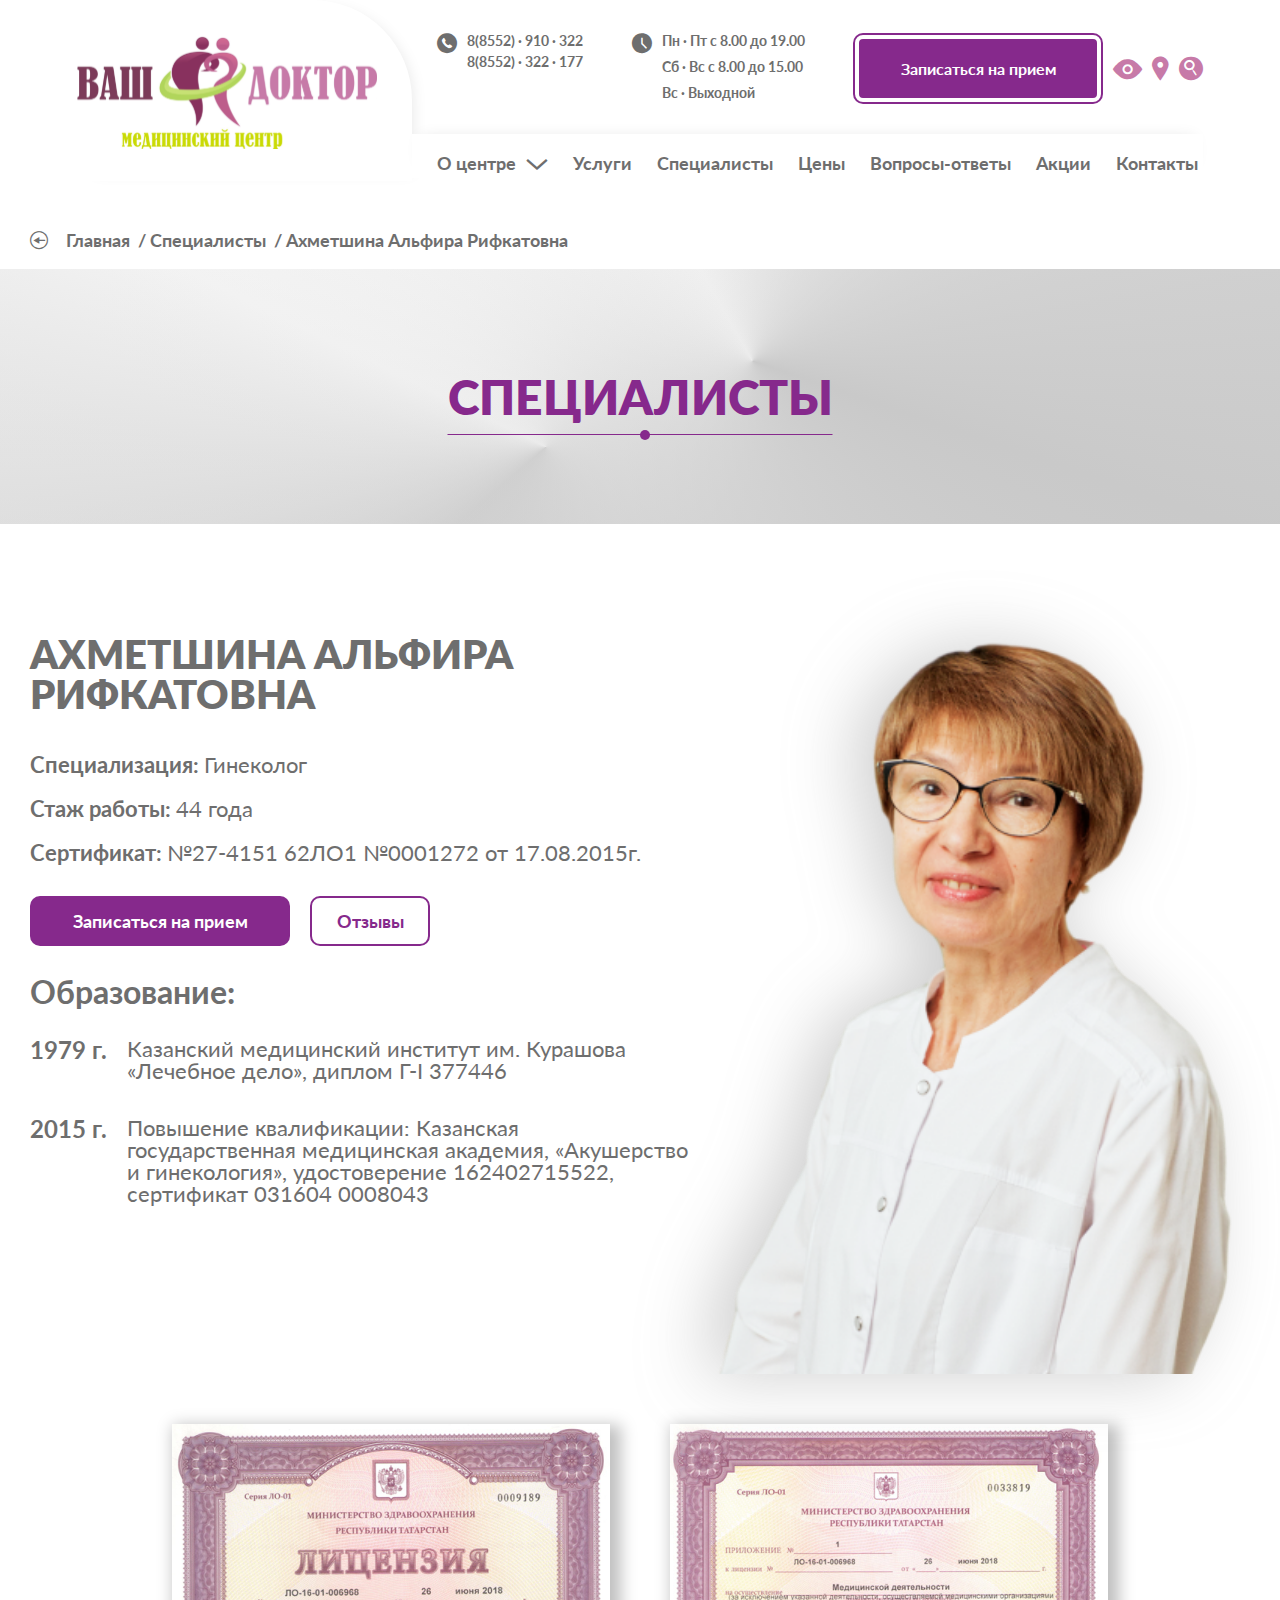
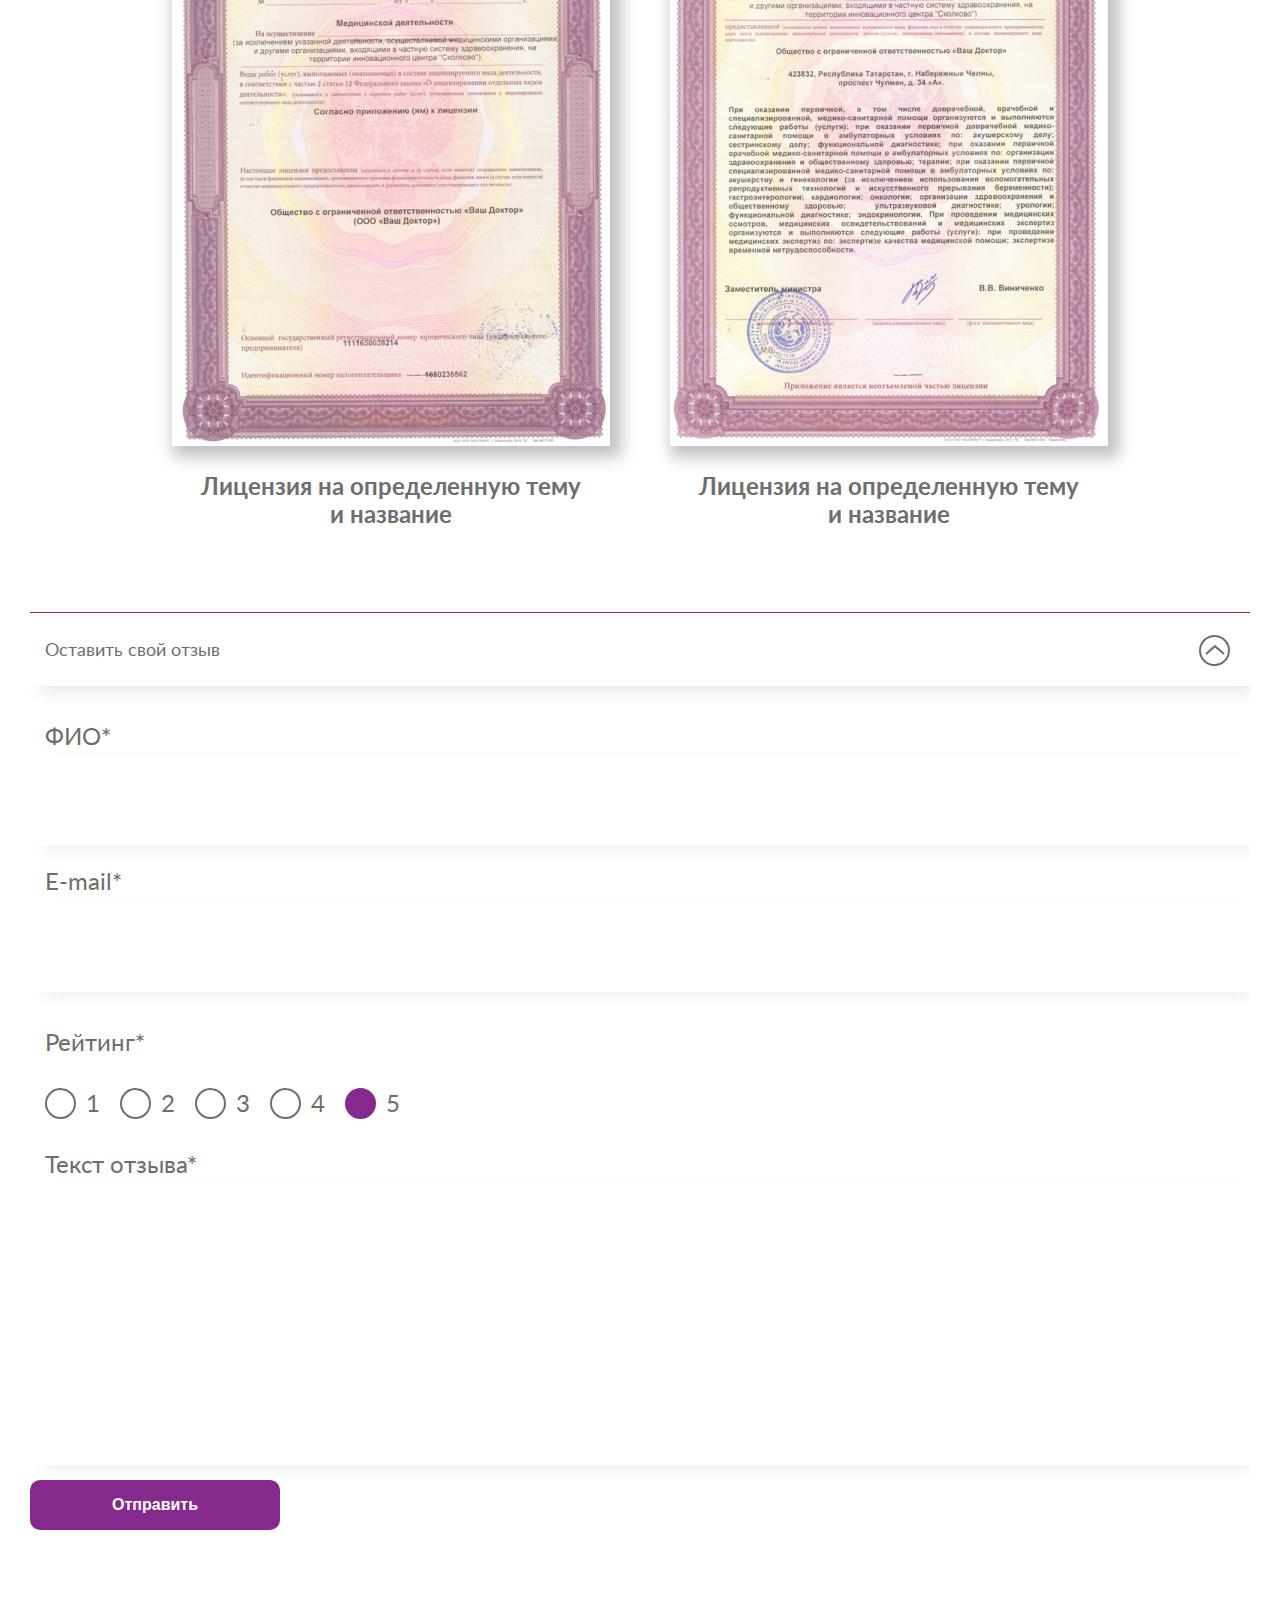
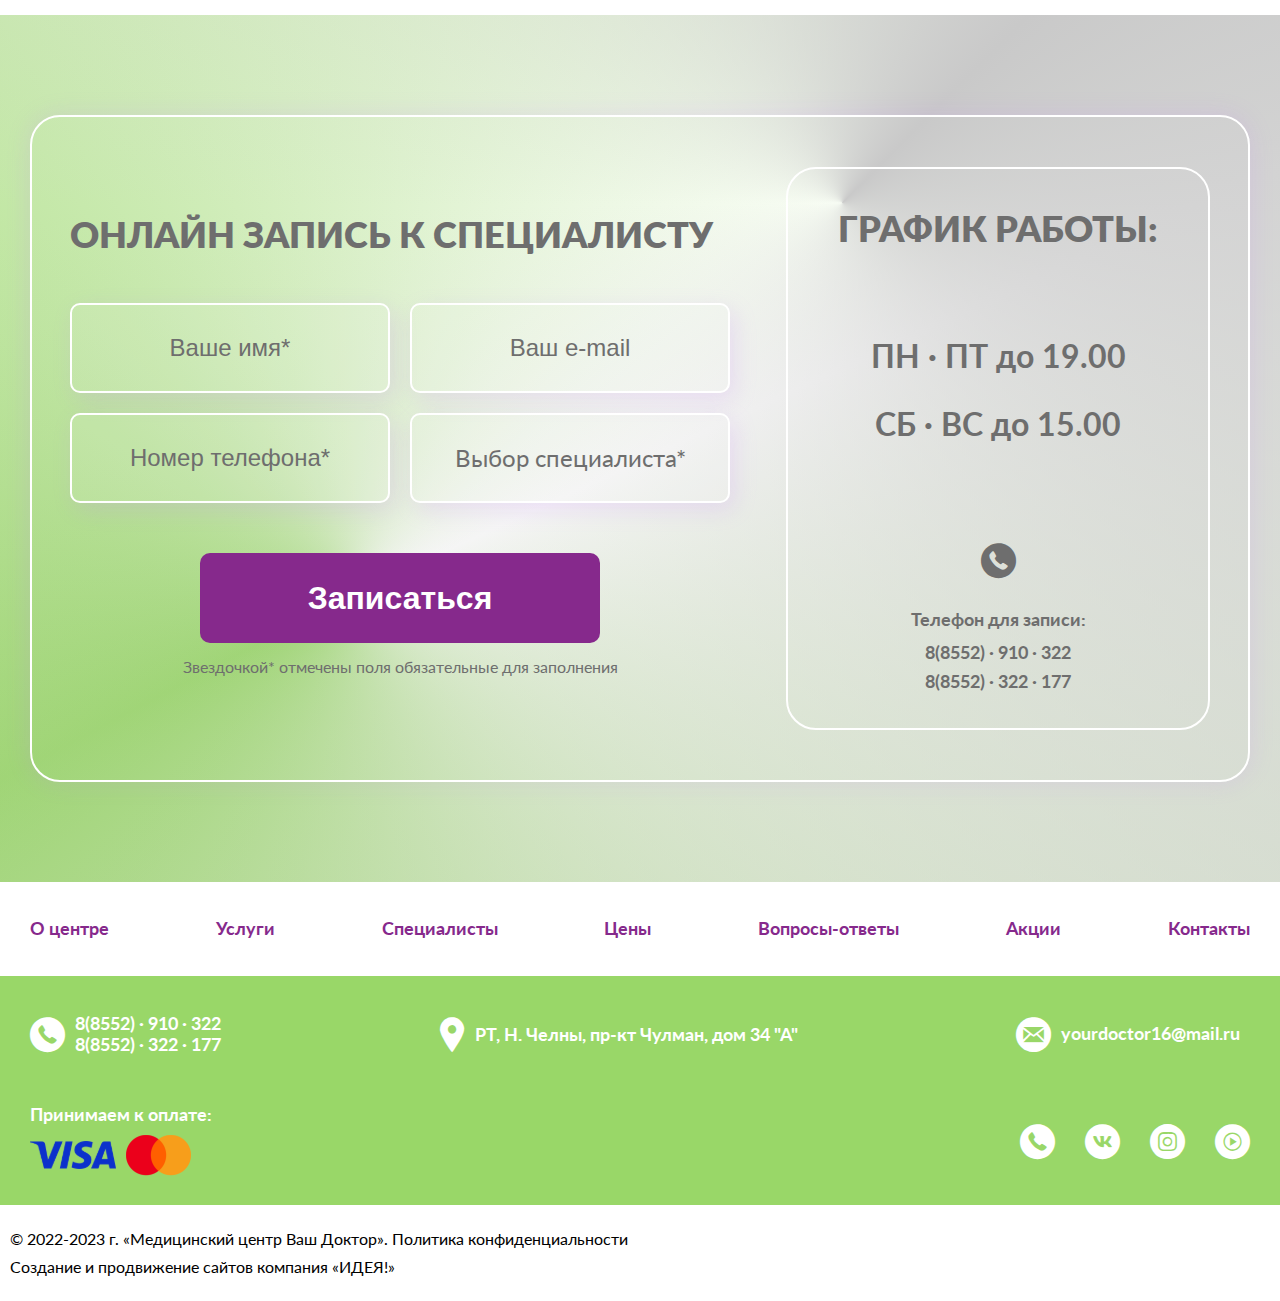
<file: specialist.html>
<!DOCTYPE html>
<html lang="en">
    <head>
    <meta charset="UTF-8">
    <meta http-equiv="X-UA-Compatible" content="IE=edge">
    <meta name="viewport" content="width=device-width, initial-scale=1.0">
    <link rel="stylesheet" href="libs/choices/choices.css">
    <link rel="stylesheet" href="css/style.css">
    <link rel="stylesheet" href="libs/lightbox/lightbox.css">
    <title>Специалисты</title>
</head>
    <body>
        <div class="wrapper">
            <header>
    <div class="header__container container">
        <div class="menu__icon">
            <span></span>
        </div>
        <div class="header__left">
            <a href="index.html">
                <img src="img/icons/logo.svg" alt="your-doctor">
            </a>
        </div>
        <div class="header__tel">
            <div class="header-tel__icon icon-tel"></div>
            <a href="tel:8(8552)910322">8(8552) · 910 · 322</a>
        </div>
        <div class="header__right">
            <div class="header-right__up">
                <div class="header-right__contacts">
                    <div class="contacts__icon icon-tel"></div>
                    <div class="contacts__phones">
                        <div class="header-contacts__first">
                            <a href="tel:8(8552)910322">8(8552) · 910 · 322</a>
                        </div>
                        <div class="header-contacts__second">
                            <a href="tel:8(8552)322177">8(8552) · 322 · 177</a>
                        </div>
                    </div>
                </div>
                <div class="header-right__times">
                    <div class="times__icon icon-time"></div>
                    <span class="times__text">Время работы:</span>
                    <ul class="times__list">
                        <li>Пн · Пт с 8.00 до 19.00</li>
                        <li>Сб · Вс с 8.00 до 15.00</li>
                        <li>Вс · Выходной</li>
                    </ul>
                </div>
                <div class="header-right__buttons">
                    <a href="#popup-reception" class="button">Записаться на прием</a>
                    <div class="header-right__icons">
                        <div class="header-right__poor-vision">
                            <a href="#" class="icon-eye"></a>
                        </div>
                        <div class="header-right__map">
                            <a href="#popup-map" class="icon-map"></a>
                        </div>
                        <div class="header-right__search">
                            <a href="#popup-search" class="icon-search"></a>
                        </div>
                    </div>
                </div>
            </div>
            <div class="header-right__down">
                <nav class="header-right__menu">
                    <ul class="menu__list">
                        <li class="menu__item">
                            <a href="about.html" class="menu__link">О центре</a>
                            <span class="menu__arrow icon-arrow3"></span>
                            <ul class="menu__sub-list">
                                <li>
                                    <a href="reviews.html" class="menu__sub-link">Отзывы</a>
                                </li>
                                <li>
                                    <a href="licenses.html" class="menu__sub-link">Лицензии</a>
                                </li>
                                <li>
                                    <a href="consumer-information.html" class="menu__sub-link">Информация для потребителей</a>
                                </li>
                            </ul>
                        </li>
                        <li class="menu__item">
                            <a href="services.html" class="menu__link">Услуги</a>
                        </li>
                        <li class="menu__item">
                            <a href="specialists.html" class="menu__link">Специалисты</a>
                        </li>
                        <li class="menu__item">
                            <a href="prices.html" class="menu__link">Цены</a>
                        </li>
                        <li class="menu__item">
                            <a href="questions.html" class="menu__link">Вопросы-ответы</a>
                        </li>
                        <li class="menu__item">
                            <a href="offers.html" class="menu__link">Акции</a>
                        </li>
                        <li class="menu__item">
                            <a href="contacts.html" class="menu__link">Контакты</a>
                        </li>
                    </ul>
                </nav>
            </div>
        </div>
    </div>
</header>
            <main class="page">
    <section class="breadcrumb">
        <div class="breadcrumb__container container">
            <a href="index.html" class="back__button icon-arrow1"></a>
            <ul class="breadcrumb__body">
                <li><a href="index.html">Главная</a></li>
                <li><a href="specialists.html">Специалисты</a></li>
                <li>Ахметшина Альфира Рифкатовна</li>
            </ul>
        </div>
    </section>

    <section class="page-tittle">
        <div class="page-tittle__container">
            <div class="page-tittle__body">
                <h2>Специалисты</h2>
                <div class="page-tittle__circle"></div>
            </div>
        </div>
    </section>

    <section class="specialist__card">
        <div class="specialist-card__container container">
            <div class="specialist-card__right">
                <p class="specialist-card__tittle">Ахметшина Альфира Рифкатовна</p>
                <div class="specialist-card__block">
                    <p><span>Специализация: </span>Гинеколог</p>
                    <p><span>Стаж работы: </span>44 года</p>
                    <p><span>Сертификат: </span>№27-4151 62ЛО1 №0001272 от 17.08.2015г.</p>
                </div>
                <div class="specialist-card__button-block">
                    <div class="button-block__first">
                        <a href="#popup-reception">Записаться на прием</a>
                    </div>
                    <div class="button-block__second">
                        <a href="#specialist">Отзывы</a>
                    </div>
                </div>
                <div class="specialist-card__education-block">
                    <p class="education-block__tittle">Образование:</p>
                    <div class="education-block__text">
                        <div class="education-block__year"><span>1979 г.</span></div>
                        <p>Казанский медицинский институт им. Курашова «Лечебное дело», диплом Г-I 377446</p>
                    </div>
                    <div class="education-block__text">
                        <div class="education-block__year"><span>2015 г.</span></div>
                        <p>Повышение квалификации: Казанская государственная медицинская академия, «Акушерство и гинекология», удостоверение 162402715522, сертификат 031604 0008043</p>
                    </div>
                </div>
            </div>
            <div class="specialist-card__left">
                <div class="specialist-card__img">
                    <img src="img/photo3.png" alt="">
                </div>
            </div>
        </div>
    </section>

    <section class="specialist__lisenses">
        <div class="licenses__container">
            <div class="licenses__body">
                <div class="licenses__item">
                    <a href="img/licenses/license1.png" data-lightbox="models" data-title="Лицензия на определенную тему и название">
                        <img src="img/licenses/license1.png" alt="">
                    </a>
                    <p class="licenses__tittle">Лицензия на определенную тему и название</p>
                </div>
                <div class="licenses__item">
                    <a href="img/licenses/license2.png" data-lightbox="models" data-title="Лицензия на определенную тему и название">
                        <img src="img/licenses/license2.png" alt="">
                    </a>
                    <p class="licenses__tittle">Лицензия на определенную тему и название</p>
                </div>
            </div>
        </div>
    </section>

    <section id="specialist" class="specialist__spoiler">
        <div class="specialist-spoiler__container container">
            <div class="specialist-spoiler__spoiler spoiler">
                <input checked type="checkbox" id="spoiler2" name="spoilers" class="spoiler__input">
                <label for="spoiler2" class="spoiler__tittle _border-top">Оставить свой  отзыв<span class="icon-arrow2"></span></label>
                <div class="spoiler__content">
                    <div class="specialist__form">
                        <form action="#" id="form" class="form__body">
                            <div class="specialist-form__body">
                                <div class="specialist-form__item">
                                    <label for="formName">ФИО*</label>
                                    <input id="formName" type="text" name="name" class="specialist-form__input _req">
                                </div>
                                <div class="specialist-form__item">
                                    <label for="formEmail">E-mail*</label>
                                    <input id="formEmail" type="email" name="email" class="specialist-form__input _email">
                                </div>
                                <span class="specialist-form__label">Рейтинг*</span>
                                <div class="specialist-form__radiobuttons">
                                    <div class="radiobutton">
                                      <input type="radio" id="raiting1" name="raiting" value="1" class="radiobutton__input">
                                      <label for="raiting1" class="radiobutton__label"><span>1</span></label>
                                    </div>
                                    <div class="radiobutton">
                                        <input type="radio" id="raiting2" name="raiting" value="2" class="radiobutton__input">
                                        <label for="raiting2" class="radiobutton__label"><span>2</span></label>
                                    </div>
                                    <div class="radiobutton">
                                        <input type="radio" id="raiting3" name="raiting" value="3" class="radiobutton__input">
                                        <label for="raiting3" class="radiobutton__label"><span>3</span></label>
                                    </div>
                                    <div class="radiobutton">
                                        <input type="radio" id="raiting4" name="raiting" value="4" class="radiobutton__input">
                                        <label for="raiting4" class="radiobutton__label"><span>4</span></label>
                                    </div>
                                    <div class="radiobutton">
                                        <input type="radio" id="raiting5" name="raiting" value="5" class="radiobutton__input" checked>
                                        <label for="raiting5" class="radiobutton__label"><span>5</span></label>
                                    </div>
                                </div>
                                <div class="specialist-form__item">
                                    <label for="formReview">Текст отзыва*</label>
                                    <textarea id="formReview" type="textarea" name="review" class="specialist-form__input _question"></textarea>
                                </div>
                            </div>
                            <button type="submit" class="specialists__button">Отправить</button>
                        </form>
                    </div>
                </div>
            </div>
        </div>
    </section>

    <section class="registration">
    <div class="registration__container container">
        <div class="registration__body">
            <div class="registration__left">
                <div class="form">
                    <form action="#" id="form" class="form__body">
                        <div class="registration__subtittle subtittle">Онлайн запись к специалисту</div>
                        <div class="form__grid-body">
                            <div class="form__item">
                                <input id="formName" type="text" name="name" class="form__input" placeholder="Ваше имя*">
                            </div>
                            <div class="form__item">
                                <input id="formEmail" type="email" name="email" class="form__input" placeholder="Ваш e-mail">
                            </div>
                            <div class="form__item">
                                <input id="formPhone" type="tel" name="phone" class="form__input" placeholder="Номер телефона*">
                            </div>
                            <div class="form__item">
                                <select name="specialist" id="formSpecialist" class="form__select">
                                    <option value="" disabled selected hidden>Выбор специалиста*</option>
                                    <option value="Гинеколог">Гинеколог</option>
                                    <option value="Уролог">Уролог</option>
                                    <option value="Гастроэнтеролог">Гастроэнтеролог</option>
                                    <option value="Хирургия">Хирургия</option>
                                    <option value="Эндокринолог">Эндокринолог</option>
                                    <option value="Кардиолог">Кардиолог</option>
                                </select>
                                
                            </div>
                        </div>
                        <button type="submit" class="form__button">Записаться</button>
                    </form>
                </div>
                <p class="registration-left__text">Звездочкой* отмечены поля обязательные для заполнения</p>
            </div>
            <div class="registration__right">
                <div class="registration-right__tittle">ГРАФИК РАБОТЫ:</div>
                <div class="registration-right__times">
                    <span class="registration-right__time1">ПН · ПТ до 19.00</span>
                    <span class="registration-right__time2">СБ · ВС до 15.00</span>
                </div>
                <div class="registration-right__contacts">
                    <div class="registration-right__contacts-icon icon-tel"></div>
                    <span class="registration-right__contacts-tittle">Телефон для записи:</span>
                    <a href="tel:8(8552)910322">8(8552) · 910 · 322</a>
                    <a href="tel:8(8552)322177">8(8552) · 322 · 177</a>
                </div>
            </div>
        </div>
    </div>
</section>
    <div class="scroll-up">
        <div class="scroll-up__icon icon-arrow2"></div>
    </div>
</main>
            <footer>
    <div class="footer__logo">
        <a href="#">
            <img src="img/icons/logo.svg">
        </a>
    </div>
    <div class="footer__menu container">
        <ul class="footer-menu__list">
            <li class="footer-menu__item">
                <a href="about.html" class="menu__link">О центре</a>
            </li>
            <li class="footer-menu__item">
                <a href="services.html" class="menu__link">Услуги</a>
            </li>
            <li class="footer-menu__item">
                <a href="specialists.html" class="menu__link">Специалисты</a>
            </li>
            <li class="footer-menu__item">
                <a href="prices.html" class="menu__link">Цены</a>
            </li>
            <li class="footer-menu__item">
                <a href="questions.html" class="menu__link">Вопросы-ответы</a>
            </li>
            <li class="footer-menu__item">
                <a href="offers.html" class="menu__link">Акции</a>
            </li>
            <li class="footer-menu__item">
                <a href="contacts.html" class="menu__link">Контакты</a>
            </li>
        </ul>
    </div>
    <div class="footer__connect">
        <div class="footer-contacts__container container">
            <div class="footer__up">
                <div class="footer__contacts">
                    <div class="footer-contacts__icon icon-tel"></div>
                    <div class="footer-contacts__phones">
                        <div class="footer-contacts__first">
                            <a href="tel:8(8552)910322">8(8552) · 910 · 322</a>
                        </div>
                        <div class="footer-contacts__second">
                            <a href="tel:8(8552)322177">8(8552) · 322 · 177</a>
                        </div>
                    </div>
                </div>
                <div class="footer__map">
                    <div class="footer-map__icon icon-map"></div>
                    <div class="footer-map__text">
                        <span>РТ, Н. Челны, пр-кт Чулман, дом 34 "А"</span>
                    </div>
                </div>
                <div class="footer__mail">
                    <div class="footer-mail__icon icon-mail"></div>
                    <div class="footer-mail__contact">
                        <a href="mailto:yourdoctor16@mail.ru">yourdoctor16@mail.ru</a>
                    </div>
                </div>
            </div>
            <div class="footer__down">
                <div class="footer__pay">
                    <span>Принимаем к оплате:</span>
                    <div class="footer-pay__cards">
                        <div class="visa-card">
                            <img src="img/icons/visa.svg">
                        </div>
                        <div class="master-card">
                            <img src="img/icons/master.svg">
                        </div>
                    </div>
                </div>
                <ul class="footer__icons">
                    <li class="footer-icons__whatsup">
                        <a href="#" class="icon-tel"></a>
                    </li>
                    <li class="footer-icons__vk">
                        <a href="#" class="icon-vk"></a>
                    </li>
                    <li class="footer-icons__insta">
                        <a href="#" class="icon-insta"></a>
                    </li>
                    <li class="footer-icons__youtube">
                        <a href="#" class="icon-youtube"></a>
                    </li>
                </ul>
            </div>
        </div>
    </div>
    <div class="footer__copyright container">
        <div class="copyright__left">
            <p>© 2022-2023 г. «Медицинский центр Ваш Доктор». <a href="#">Политика конфиденциальности</a></p>
            
        </div>
        <div class="copyright__right">
            <p>Создание и продвижение сайтов компания <a href="#">«ИДЕЯ!»</a></p>
        </div>
    </div>
</footer>
<div id="popup-map" class="popup">
    <a href="#header" class="popup__area"></a>
    <div class="popup__body">
        <div class="popup__content">
            <a href="#" class="popup__close"></a>
            <div class="popup__tittle">Адрес</div>
            <div class="popup__map">
                <script type="text/javascript" charset="utf-8" async src="https://api-maps.yandex.ru/services/constructor/1.0/js/?um=constructor%3A2dccb7eb11f1e199bd2d010eefdd7bbd5aed097dd081a88835fa962e490e1b9f&amp;width=100%25&amp;height=400&amp;lang=ru_RU&amp;scroll=false"></script>
            </div>
        </div>
    </div>
</div>
<div id="popup-search" class="popup">
    <a href="#header" class="popup__area"></a>
    <div class="popup__body">
        <div class="popup__content">
            <a href="#" class="popup__close"></a>
            <div class="popup__tittle">Поиск</div>
            <form action="" method="get" class="form-search">
                <input name="search" placeholder="Поиск" type="search" class="input-search">
                <button type="submit" class="button-search"></button>
            </form>
        </div>
    </div>
</div>
<div id="popup-reception" class="popup">
    <a href="#header" class="popup__area"></a>
    <div class="popup__body">
        <div class="popup__content popup-content__reception">
            <a href="#" class="popup__close"></a>
            <div class="popup__tittle">Записаться на прием</div>
            <div class="popup-form">
                <form action="#" id="form" class="form__body">
                    <div class="form__popup">
                        <div class="form__item">
                            <input id="formName" type="text" name="name" class="form__input" placeholder="Ваше имя*">
                        </div>
                        <div class="form__item">
                            <input id="formEmail" type="email" name="email" class="form__input" placeholder="Ваш e-mail">
                        </div>
                        <div class="form__item">
                            <input id="formPhone" type="tel" name="phone" class="form__input" placeholder="Номер телефона*">
                        </div>
                        <div class="form__item">
                            <select name="specialist" id="formSpecialist" class="form__select">
                                <option value="" disabled selected hidden>Выбор специалиста*</option>
                                <option value="Гинеколог">Гинеколог</option>
                                <option value="Уролог">Уролог</option>
                                <option value="Гастроэнтеролог">Гастроэнтеролог</option>
                                <option value="Хирургия">Хирургия</option>
                                <option value="Эндокринолог">Эндокринолог</option>
                                <option value="Кардиолог">Кардиолог</option>
                            </select>
                        </div>
                        <div class="form__item">
                            <input id="formName" type="text" name="name" class="form__input" placeholder="Дата">
                        </div>
                        <div class="form__item">
                            <input id="formName" type="text" name="name" class="form__input" placeholder="Время">
                        </div>
                        <div class="popup-checkbox">
                            <input id="formAgreement" checked type="checkbox" name="agreemetn" class="checkbox__input">
                            <label for="formAgreement" class="checkbox__label"><span>Нажимая кнопку, я даю свое согласие на обработку моих персональных данных в соответствии с законом № 152-ФЗ «О персональных данных» от 27.07.2006 и принимаю условия <a href="#">пользовательского соглашения.</a></span></label>
                        </div>
                    </div>
                    <button type="submit" class="form__button popup-button">Отправить</button>
                </form>
            </div>
            <p class="popup-reception__text">Звездочкой* отмечены поля обязательные для заполнения</p>
        </div>
    </div>
</div>
        </div>
        <script src="libs/lightbox/lightbox-plus-jquery.js"></script>
        <script src="libs/imask/imask.js"></script>
        <script src="libs/choices/choices.js"></script>
        <script src="js/app.js"></script>
    </body>
</html>
</file>
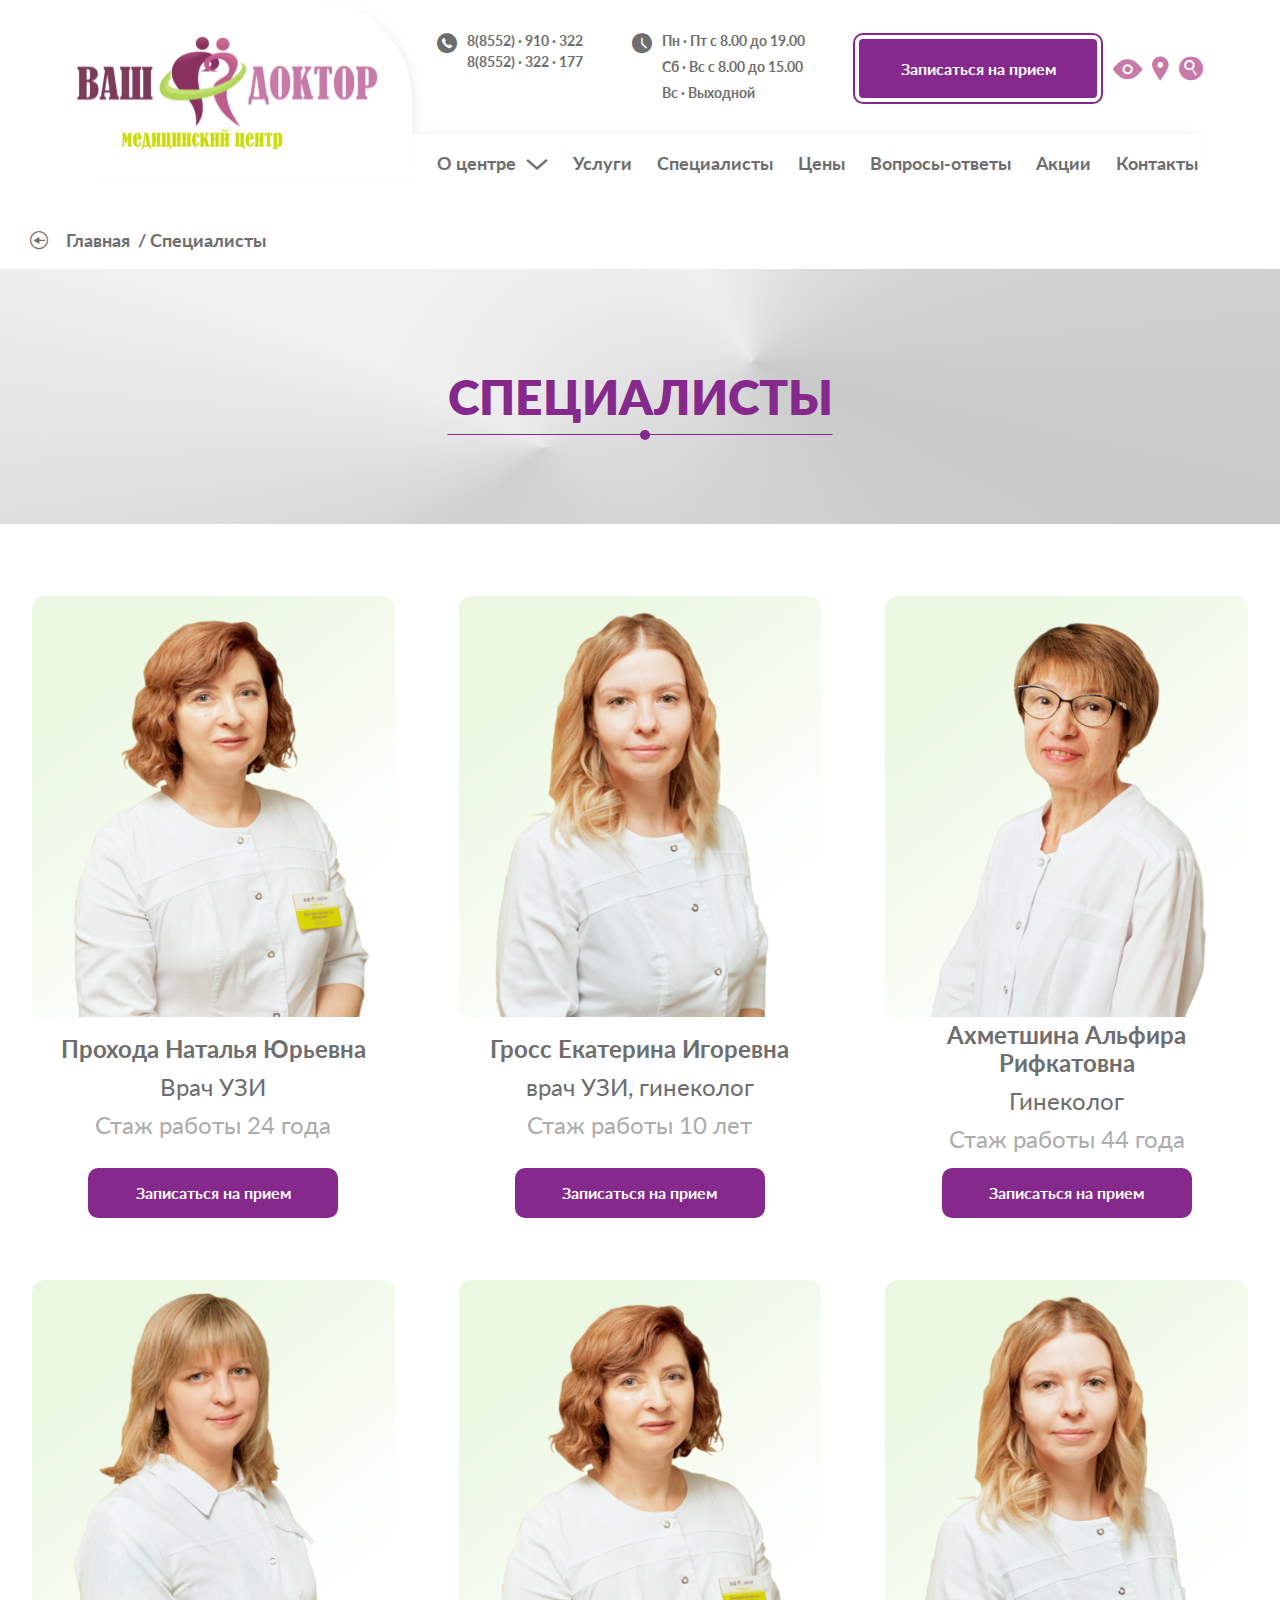
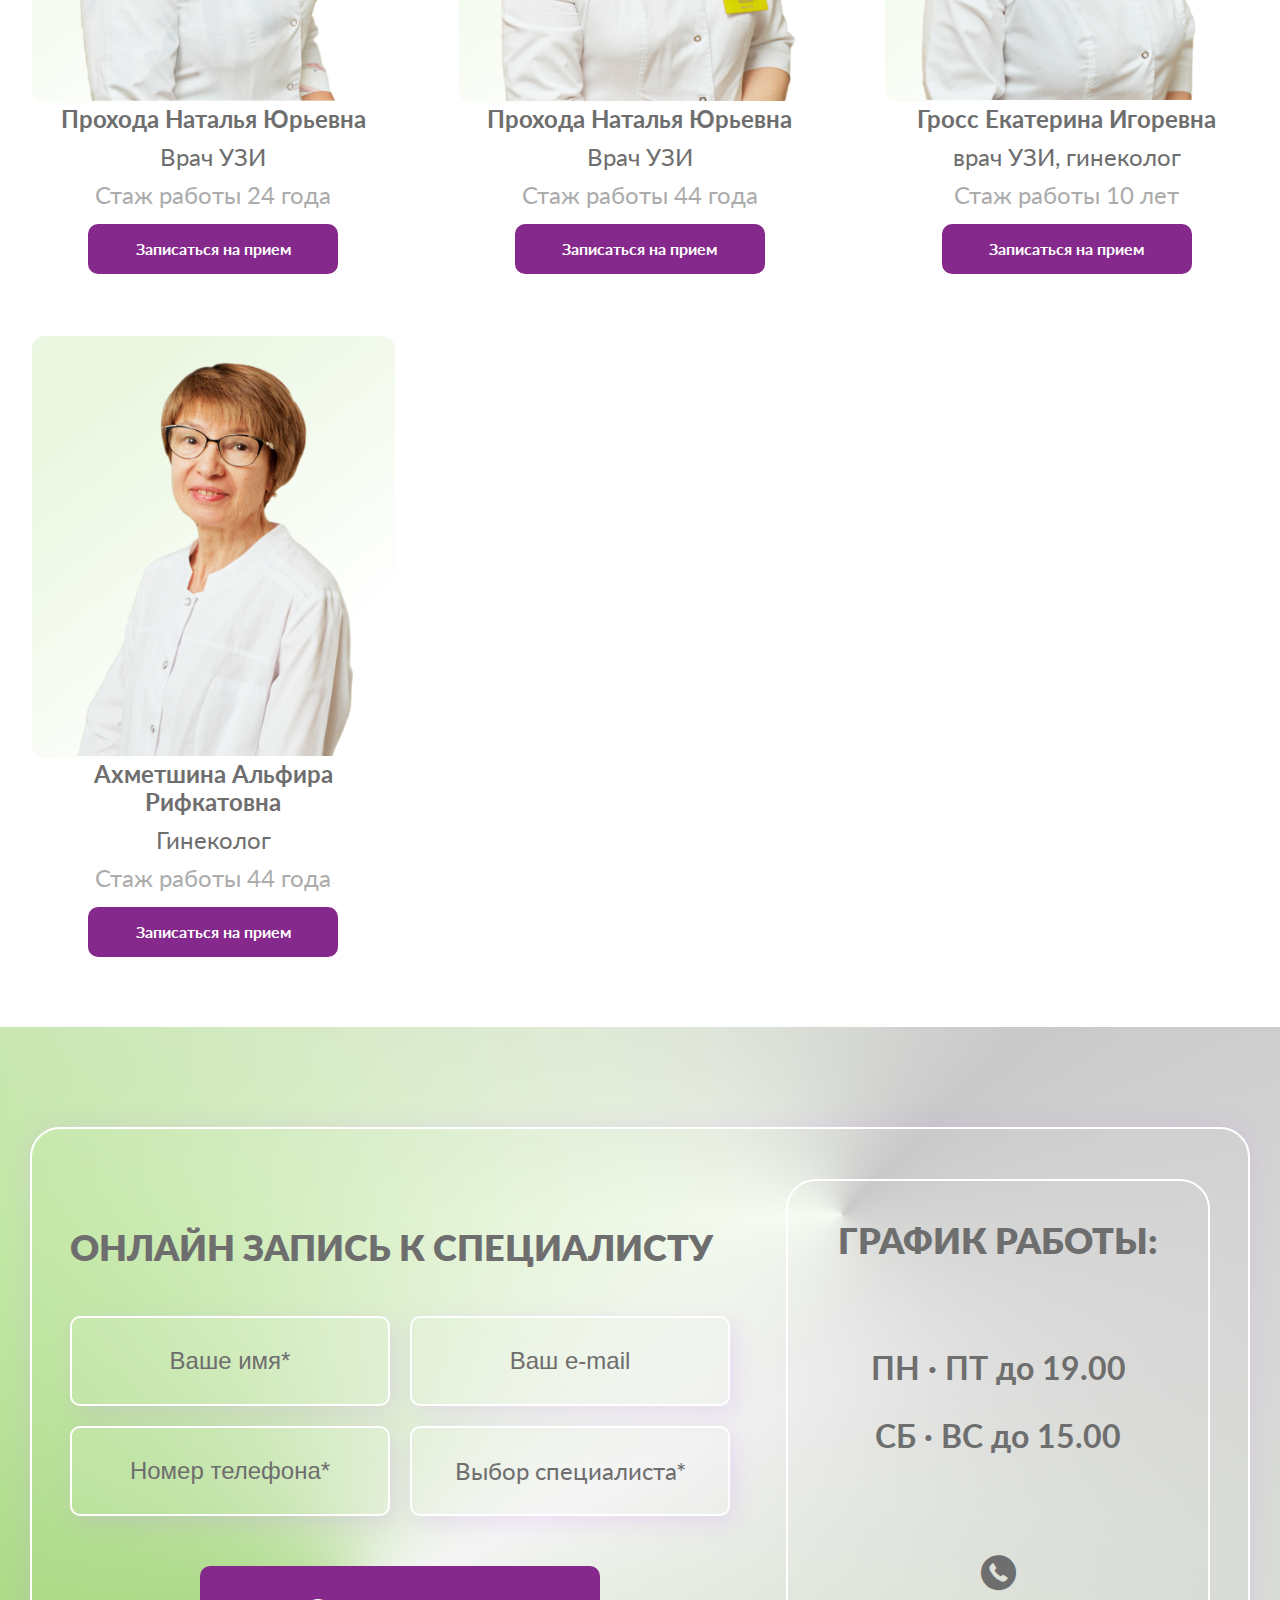
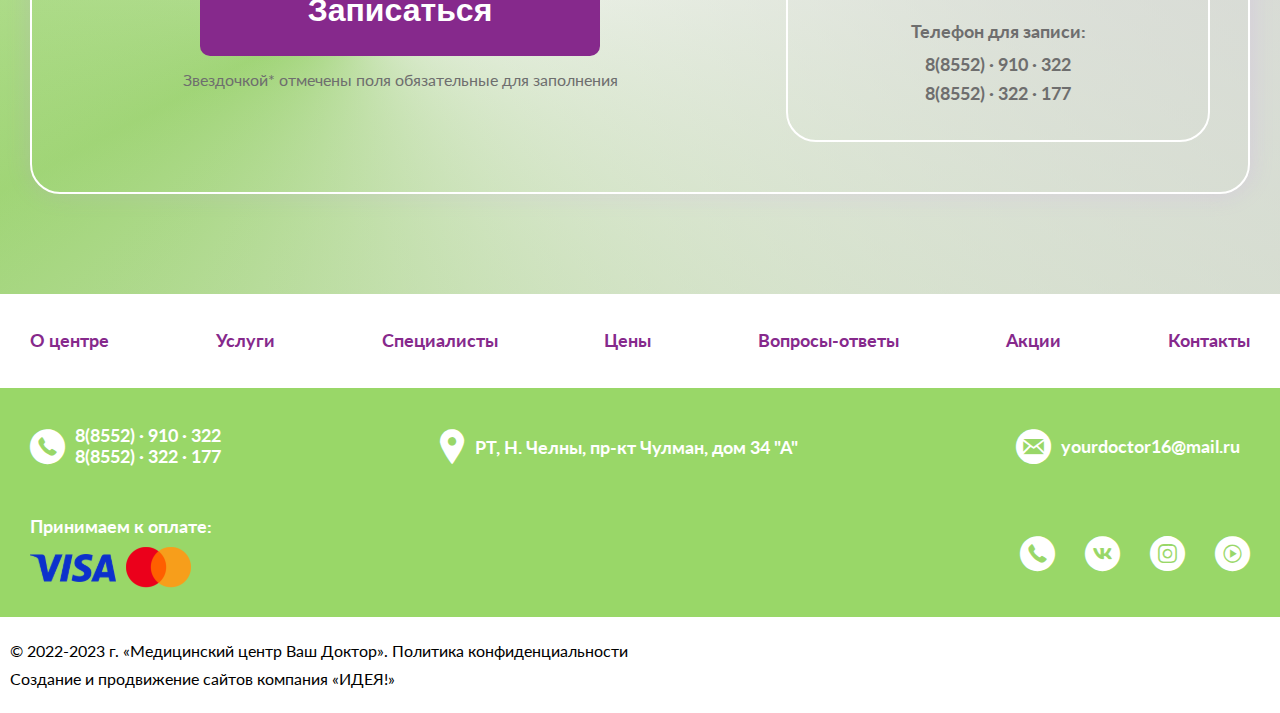
<file: specialists.html>
<!DOCTYPE html>
<html lang="en">
    <head>
    <meta charset="UTF-8">
    <meta http-equiv="X-UA-Compatible" content="IE=edge">
    <meta name="viewport" content="width=device-width, initial-scale=1.0">
    <link rel="stylesheet" href="libs/choices/choices.css">
    <link rel="stylesheet" href="css/style.css">
    <title>Специалисты</title>
</head>
    <body>
        <div class="wrapper">
            <header>
    <div class="header__container container">
        <div class="menu__icon">
            <span></span>
        </div>
        <div class="header__left">
            <a href="index.html">
                <img src="img/icons/logo.svg" alt="your-doctor">
            </a>
        </div>
        <div class="header__tel">
            <div class="header-tel__icon icon-tel"></div>
            <a href="tel:8(8552)910322">8(8552) · 910 · 322</a>
        </div>
        <div class="header__right">
            <div class="header-right__up">
                <div class="header-right__contacts">
                    <div class="contacts__icon icon-tel"></div>
                    <div class="contacts__phones">
                        <div class="header-contacts__first">
                            <a href="tel:8(8552)910322">8(8552) · 910 · 322</a>
                        </div>
                        <div class="header-contacts__second">
                            <a href="tel:8(8552)322177">8(8552) · 322 · 177</a>
                        </div>
                    </div>
                </div>
                <div class="header-right__times">
                    <div class="times__icon icon-time"></div>
                    <span class="times__text">Время работы:</span>
                    <ul class="times__list">
                        <li>Пн · Пт с 8.00 до 19.00</li>
                        <li>Сб · Вс с 8.00 до 15.00</li>
                        <li>Вс · Выходной</li>
                    </ul>
                </div>
                <div class="header-right__buttons">
                    <a href="#popup-reception" class="button">Записаться на прием</a>
                    <div class="header-right__icons">
                        <div class="header-right__poor-vision">
                            <a href="#" class="icon-eye"></a>
                        </div>
                        <div class="header-right__map">
                            <a href="#popup-map" class="icon-map"></a>
                        </div>
                        <div class="header-right__search">
                            <a href="#popup-search" class="icon-search"></a>
                        </div>
                    </div>
                </div>
            </div>
            <div class="header-right__down">
                <nav class="header-right__menu">
                    <ul class="menu__list">
                        <li class="menu__item">
                            <a href="about.html" class="menu__link">О центре</a>
                            <span class="menu__arrow icon-arrow3"></span>
                            <ul class="menu__sub-list">
                                <li>
                                    <a href="reviews.html" class="menu__sub-link">Отзывы</a>
                                </li>
                                <li>
                                    <a href="licenses.html" class="menu__sub-link">Лицензии</a>
                                </li>
                                <li>
                                    <a href="consumer-information.html" class="menu__sub-link">Информация для потребителей</a>
                                </li>
                            </ul>
                        </li>
                        <li class="menu__item">
                            <a href="services.html" class="menu__link">Услуги</a>
                        </li>
                        <li class="menu__item">
                            <a href="specialists.html" class="menu__link">Специалисты</a>
                        </li>
                        <li class="menu__item">
                            <a href="prices.html" class="menu__link">Цены</a>
                        </li>
                        <li class="menu__item">
                            <a href="questions.html" class="menu__link">Вопросы-ответы</a>
                        </li>
                        <li class="menu__item">
                            <a href="offers.html" class="menu__link">Акции</a>
                        </li>
                        <li class="menu__item">
                            <a href="contacts.html" class="menu__link">Контакты</a>
                        </li>
                    </ul>
                </nav>
            </div>
        </div>
    </div>
</header>
            <main class="page">
    <section class="breadcrumb">
        <div class="breadcrumb__container container">
            <a href="index.html" class="back__button icon-arrow1"></a>
            <ul class="breadcrumb__body">
                <li><a href="index.html">Главная</a></li>
                <li>Специалисты</li>
            </ul>
        </div>
    </section>

    <section class="page-tittle">
        <div class="page-tittle__container">
            <div class="page-tittle__body">
                <h2>Специалисты</h2>
                <div class="page-tittle__circle"></div>
            </div>
        </div>
    </section>

    <section class="specialists">
        <div class="specialists__container container">
            <div class="specialists__body">
                <div class="specialists__block">
                    <div class="specialists__img">
                        <a href="specialist.html">
                            <img src="img/photo1.png" alt="">
                        </a>
                    </div>
                    <div class="specialists__text-block">
                        <a href="specialist.html"><span class="doctor-name">Прохода Наталья Юрьевна</span></a>
                        <a href="service.html"><span class="speciality">Врач УЗИ</span></a>
                        <span class="stage">Стаж работы 24 года</span>
                    </div>
                    <div class="specialists__button-block">
                        <a href="#popup-reception" class="specialists__button">Записаться на прием</a>
                    </div>
                </div>
                <div class="specialists__block">
                    <div class="specialists__img">
                        <a href="specialist.html">
                            <img src="img/photo2.png" alt="">
                        </a>
                    </div>
                    <div class="specialists__text-block">
                        <a href="specialist.html"><span class="doctor-name">Гросс Екатерина Игоревна</span></a>
                        <a href="service.html"><span class="speciality">врач УЗИ, гинеколог </span></a>
                        <span class="stage">Стаж работы 10 лет</span>
                    </div>
                    <div class="specialists__button-block">
                        <a href="#popup-reception" class="specialists__button">Записаться на прием</a>
                    </div>
                </div>
                <div class="specialists__block">
                    <div class="specialists__img">
                        <a href="specialist.html">
                            <img src="img/photo3.png" alt="">
                        </a>
                    </div>
                    <div class="specialists__text-block">
                        <a href="specialist.html"><span class="doctor-name">Ахметшина Альфира Рифкатовна</span></a>
                        <a href="service.html"><span class="speciality">Гинеколог</span></a>
                        <span class="stage">Стаж работы 44 года</span>
                    </div>
                    <div class="specialists__button-block">
                        <a href="#popup-reception" class="specialists__button">Записаться на прием</a>
                    </div>
                </div>
                <div class="specialists__block">
                    <div class="specialists__img">
                        <a href="specialist.html">
                            <img src="img/photo4.png" alt="">
                        </a>
                    </div>
                    <div class="specialists__text-block">
                        <a href="specialist.html"><span class="doctor-name">Прохода Наталья Юрьевна</span></a>
                        <a href="service.html"><span class="speciality">Врач УЗИ</span></a>
                        <span class="stage">Стаж работы 24 года</span>
                    </div>
                    <div class="specialists__button-block">
                        <a href="#popup-reception" class="specialists__button">Записаться на прием</a>
                    </div>
                </div>
                <div class="specialists__block">
                    <div class="specialists__img">
                        <a href="specialist.html">
                            <img src="img/photo1.png" alt="">
                        </a>
                    </div>
                    <div class="specialists__text-block">
                        <a href="specialist.html"><span class="doctor-name">Прохода Наталья Юрьевна</span></a>
                        <a href="service.html"><span class="speciality">Врач УЗИ</span></a>
                        <span class="stage">Стаж работы 44 года</span>
                    </div>
                    <div class="specialists__button-block">
                        <a href="#popup-reception" class="specialists__button">Записаться на прием</a>
                    </div>
                </div>
                <div class="specialists__block">
                    <div class="specialists__img">
                        <a href="specialist.html">
                            <img src="img/photo2.png" alt="">
                        </a>
                    </div>
                    <div class="specialists__text-block">
                        <a href="specialist.html"><span class="doctor-name">Гросс Екатерина Игоревна</span></a>
                        <a href="service.html"><span class="speciality">врач УЗИ, гинеколог </span></a>
                        <span class="stage">Стаж работы 10 лет</span>
                    </div>
                    <div class="specialists__button-block">
                        <a href="#popup-reception" class="specialists__button">Записаться на прием</a>
                    </div>
                </div>
                <div class="specialists__block">
                    <div class="specialists__img">
                        <a href="specialist.html">
                            <img src="img/photo3.png" alt="">
                        </a>
                    </div>
                    <div class="specialists__text-block">
                        <a href="specialist.html"><span class="doctor-name">Ахметшина Альфира Рифкатовна</span></a>
                        <a href="service.html"><span class="speciality">Гинеколог</span></a>
                        <span class="stage">Стаж работы 44 года</span>
                    </div>
                    <div class="specialists__button-block">
                        <a href="#popup-reception" class="specialists__button">Записаться на прием</a>
                    </div>
                </div>
            </div>
        </div>
    </section>

    <section class="registration">
    <div class="registration__container container">
        <div class="registration__body">
            <div class="registration__left">
                <div class="form">
                    <form action="#" id="form" class="form__body">
                        <div class="registration__subtittle subtittle">Онлайн запись к специалисту</div>
                        <div class="form__grid-body">
                            <div class="form__item">
                                <input id="formName" type="text" name="name" class="form__input" placeholder="Ваше имя*">
                            </div>
                            <div class="form__item">
                                <input id="formEmail" type="email" name="email" class="form__input" placeholder="Ваш e-mail">
                            </div>
                            <div class="form__item">
                                <input id="formPhone" type="tel" name="phone" class="form__input" placeholder="Номер телефона*">
                            </div>
                            <div class="form__item">
                                <select name="specialist" id="formSpecialist" class="form__select">
                                    <option value="" disabled selected hidden>Выбор специалиста*</option>
                                    <option value="Гинеколог">Гинеколог</option>
                                    <option value="Уролог">Уролог</option>
                                    <option value="Гастроэнтеролог">Гастроэнтеролог</option>
                                    <option value="Хирургия">Хирургия</option>
                                    <option value="Эндокринолог">Эндокринолог</option>
                                    <option value="Кардиолог">Кардиолог</option>
                                </select>
                                
                            </div>
                        </div>
                        <button type="submit" class="form__button">Записаться</button>
                    </form>
                </div>
                <p class="registration-left__text">Звездочкой* отмечены поля обязательные для заполнения</p>
            </div>
            <div class="registration__right">
                <div class="registration-right__tittle">ГРАФИК РАБОТЫ:</div>
                <div class="registration-right__times">
                    <span class="registration-right__time1">ПН · ПТ до 19.00</span>
                    <span class="registration-right__time2">СБ · ВС до 15.00</span>
                </div>
                <div class="registration-right__contacts">
                    <div class="registration-right__contacts-icon icon-tel"></div>
                    <span class="registration-right__contacts-tittle">Телефон для записи:</span>
                    <a href="tel:8(8552)910322">8(8552) · 910 · 322</a>
                    <a href="tel:8(8552)322177">8(8552) · 322 · 177</a>
                </div>
            </div>
        </div>
    </div>
</section>
    <div class="scroll-up">
        <div class="scroll-up__icon icon-arrow2"></div>
    </div>
</main>
            <footer>
    <div class="footer__logo">
        <a href="#">
            <img src="img/icons/logo.svg">
        </a>
    </div>
    <div class="footer__menu container">
        <ul class="footer-menu__list">
            <li class="footer-menu__item">
                <a href="about.html" class="menu__link">О центре</a>
            </li>
            <li class="footer-menu__item">
                <a href="services.html" class="menu__link">Услуги</a>
            </li>
            <li class="footer-menu__item">
                <a href="specialists.html" class="menu__link">Специалисты</a>
            </li>
            <li class="footer-menu__item">
                <a href="prices.html" class="menu__link">Цены</a>
            </li>
            <li class="footer-menu__item">
                <a href="questions.html" class="menu__link">Вопросы-ответы</a>
            </li>
            <li class="footer-menu__item">
                <a href="offers.html" class="menu__link">Акции</a>
            </li>
            <li class="footer-menu__item">
                <a href="contacts.html" class="menu__link">Контакты</a>
            </li>
        </ul>
    </div>
    <div class="footer__connect">
        <div class="footer-contacts__container container">
            <div class="footer__up">
                <div class="footer__contacts">
                    <div class="footer-contacts__icon icon-tel"></div>
                    <div class="footer-contacts__phones">
                        <div class="footer-contacts__first">
                            <a href="tel:8(8552)910322">8(8552) · 910 · 322</a>
                        </div>
                        <div class="footer-contacts__second">
                            <a href="tel:8(8552)322177">8(8552) · 322 · 177</a>
                        </div>
                    </div>
                </div>
                <div class="footer__map">
                    <div class="footer-map__icon icon-map"></div>
                    <div class="footer-map__text">
                        <span>РТ, Н. Челны, пр-кт Чулман, дом 34 "А"</span>
                    </div>
                </div>
                <div class="footer__mail">
                    <div class="footer-mail__icon icon-mail"></div>
                    <div class="footer-mail__contact">
                        <a href="mailto:yourdoctor16@mail.ru">yourdoctor16@mail.ru</a>
                    </div>
                </div>
            </div>
            <div class="footer__down">
                <div class="footer__pay">
                    <span>Принимаем к оплате:</span>
                    <div class="footer-pay__cards">
                        <div class="visa-card">
                            <img src="img/icons/visa.svg">
                        </div>
                        <div class="master-card">
                            <img src="img/icons/master.svg">
                        </div>
                    </div>
                </div>
                <ul class="footer__icons">
                    <li class="footer-icons__whatsup">
                        <a href="#" class="icon-tel"></a>
                    </li>
                    <li class="footer-icons__vk">
                        <a href="#" class="icon-vk"></a>
                    </li>
                    <li class="footer-icons__insta">
                        <a href="#" class="icon-insta"></a>
                    </li>
                    <li class="footer-icons__youtube">
                        <a href="#" class="icon-youtube"></a>
                    </li>
                </ul>
            </div>
        </div>
    </div>
    <div class="footer__copyright container">
        <div class="copyright__left">
            <p>© 2022-2023 г. «Медицинский центр Ваш Доктор». <a href="#">Политика конфиденциальности</a></p>
            
        </div>
        <div class="copyright__right">
            <p>Создание и продвижение сайтов компания <a href="#">«ИДЕЯ!»</a></p>
        </div>
    </div>
</footer>
<div id="popup-map" class="popup">
    <a href="#header" class="popup__area"></a>
    <div class="popup__body">
        <div class="popup__content">
            <a href="#" class="popup__close"></a>
            <div class="popup__tittle">Адрес</div>
            <div class="popup__map">
                <script type="text/javascript" charset="utf-8" async src="https://api-maps.yandex.ru/services/constructor/1.0/js/?um=constructor%3A2dccb7eb11f1e199bd2d010eefdd7bbd5aed097dd081a88835fa962e490e1b9f&amp;width=100%25&amp;height=400&amp;lang=ru_RU&amp;scroll=false"></script>
            </div>
        </div>
    </div>
</div>
<div id="popup-search" class="popup">
    <a href="#header" class="popup__area"></a>
    <div class="popup__body">
        <div class="popup__content">
            <a href="#" class="popup__close"></a>
            <div class="popup__tittle">Поиск</div>
            <form action="" method="get" class="form-search">
                <input name="search" placeholder="Поиск" type="search" class="input-search">
                <button type="submit" class="button-search"></button>
            </form>
        </div>
    </div>
</div>
<div id="popup-reception" class="popup">
    <a href="#header" class="popup__area"></a>
    <div class="popup__body">
        <div class="popup__content popup-content__reception">
            <a href="#" class="popup__close"></a>
            <div class="popup__tittle">Записаться на прием</div>
            <div class="popup-form">
                <form action="#" id="form" class="form__body">
                    <div class="form__popup">
                        <div class="form__item">
                            <input id="formName" type="text" name="name" class="form__input" placeholder="Ваше имя*">
                        </div>
                        <div class="form__item">
                            <input id="formEmail" type="email" name="email" class="form__input" placeholder="Ваш e-mail">
                        </div>
                        <div class="form__item">
                            <input id="formPhone" type="tel" name="phone" class="form__input" placeholder="Номер телефона*">
                        </div>
                        <div class="form__item">
                            <select name="specialist" id="formSpecialist" class="form__select">
                                <option value="" disabled selected hidden>Выбор специалиста*</option>
                                <option value="Гинеколог">Гинеколог</option>
                                <option value="Уролог">Уролог</option>
                                <option value="Гастроэнтеролог">Гастроэнтеролог</option>
                                <option value="Хирургия">Хирургия</option>
                                <option value="Эндокринолог">Эндокринолог</option>
                                <option value="Кардиолог">Кардиолог</option>
                            </select>
                        </div>
                        <div class="form__item">
                            <input id="formName" type="text" name="name" class="form__input" placeholder="Дата">
                        </div>
                        <div class="form__item">
                            <input id="formName" type="text" name="name" class="form__input" placeholder="Время">
                        </div>
                        <div class="popup-checkbox">
                            <input id="formAgreement" checked type="checkbox" name="agreemetn" class="checkbox__input">
                            <label for="formAgreement" class="checkbox__label"><span>Нажимая кнопку, я даю свое согласие на обработку моих персональных данных в соответствии с законом № 152-ФЗ «О персональных данных» от 27.07.2006 и принимаю условия <a href="#">пользовательского соглашения.</a></span></label>
                        </div>
                    </div>
                    <button type="submit" class="form__button popup-button">Отправить</button>
                </form>
            </div>
            <p class="popup-reception__text">Звездочкой* отмечены поля обязательные для заполнения</p>
        </div>
    </div>
</div>
        </div>
        <script src="libs/imask/imask.js"></script>
        <script src="libs/choices/choices.js"></script>
        <script src="js/app.js"></script>
    </body>
</html>
</file>
<file: libs/choices/choices.css>
/* ===============================
=            Choices            =
=============================== */
.choices {
  position: relative;
  z-index: 2;
  overflow: hidden;
  margin-bottom: 24px;
  font-size: 16px;
}
.choices:focus {
  outline: none;
}
.choices:last-child {
  margin-bottom: 0;
}
.choices.is-open {
  overflow: visible;
}
.choices.is-disabled .choices__inner,
.choices.is-disabled .choices__input {
  background-color: #eaeaea;
  cursor: not-allowed;
  -webkit-user-select: none;
          user-select: none;
}
.choices.is-disabled .choices__item {
  cursor: not-allowed;
}
.choices [hidden] {
  display: none !important;
}

.choices[data-type*=select-one] {
  cursor: pointer;
}
.choices[data-type*=select-one] .choices__inner {
  /*padding-bottom: 7.5px;*/
}
.choices[data-type*=select-one] .choices__input {
  display: block;
  width: 100%;
  padding: 10px;
  border-bottom: 1px solid #ddd;
  background-color: #fff;
  margin: 0;
}
.choices[data-type*=select-one] .choices__button {
  background-image: url("[data-uri]");
  padding: 0;
  background-size: 8px;
  position: absolute;
  top: 50%;
  right: 0;
  margin-top: -10px;
  margin-right: 25px;
  height: 20px;
  width: 20px;
  border-radius: 10em;
  opacity: 0.25;
}
.choices[data-type*=select-one] .choices__button:hover, .choices[data-type*=select-one] .choices__button:focus {
  opacity: 1;
}
.choices[data-type*=select-one] .choices__button:focus {
  box-shadow: 0 0 0 2px #00bcd4;
}
.choices[data-type*=select-one] .choices__item[data-value=""] .choices__button {
  display: none;
}
.choices[data-type*=select-one]::after {
  content: "";
  height: 0;
  width: 0;
  border-style: solid;
  border-color: #333 transparent transparent transparent;
  border-width: 5px;
  position: absolute;
  right: 11.5px;
  top: 50%;
  margin-top: -2.5px;
  pointer-events: none;
}
.choices[data-type*=select-one].is-open::after {
  border-color: transparent transparent #333 transparent;
  margin-top: -7.5px;
}
.choices[data-type*=select-one][dir=rtl]::after {
  left: 11.5px;
  right: auto;
}
.choices[data-type*=select-one][dir=rtl] .choices__button {
  right: auto;
  left: 0;
  margin-left: 25px;
  margin-right: 0;
}

.choices[data-type*=select-multiple] .choices__inner,
.choices[data-type*=text] .choices__inner {
  cursor: text;
}
.choices[data-type*=select-multiple] .choices__button,
.choices[data-type*=text] .choices__button {
  position: relative;
  display: inline-block;
  margin-top: 0;
  margin-right: -4px;
  margin-bottom: 0;
  margin-left: 8px;
  padding-left: 16px;
  border-left: 1px solid #008fa1;
  background-image: url("[data-uri]");
  background-size: 8px;
  width: 8px;
  line-height: 1;
  opacity: 0.75;
  border-radius: 0;
}
.choices[data-type*=select-multiple] .choices__button:hover, .choices[data-type*=select-multiple] .choices__button:focus,
.choices[data-type*=text] .choices__button:hover,
.choices[data-type*=text] .choices__button:focus {
  opacity: 1;
}

/*.choices__inner {
  display: inline-block;
  vertical-align: top;
  width: 100%;
  background-color: #f9f9f9;
  padding: 7.5px 7.5px 3.75px;
  border: 1px solid #ddd;
  border-radius: 2.5px;
  font-size: 14px;
  min-height: 44px;
  overflow: hidden;
}*/
.is-focused .choices__inner, .is-open .choices__inner {
  /*border-color: #b7b7b7;*/
}
.is-open .choices__inner {
  /*border-radius: 2.5px 2.5px 0 0;*/
}
.is-flipped.is-open .choices__inner {
  /*border-radius: 0 0 2.5px 2.5px;*/
}

.choices__list {
  margin: 0;
  padding-left: 0;
  list-style: none;
  text-align: left;
}
.choices__list--single {
  display: inline-block;
  /*padding: 4px 16px 4px 4px;*/
  width: 100%;
}
[dir=rtl] .choices__list--single {
  /*padding-right: 4px;
  padding-left: 16px;*/
}
.choices__list--single .choices__item {
  width: 100%;
}

.choices__list--multiple {
  display: inline;
}
.choices__list--multiple .choices__item {
  display: inline-block;
  vertical-align: middle;
  border-radius: 20px;
  padding: 10px;
  font-size: 12px;
  font-weight: 500;
  margin-right: 3.75px;
  margin-bottom: 3.75px;
  background-color: #00bcd4;
  border: 1px solid #00a5bb;
  color: #fff;
  word-break: break-all;
  box-sizing: border-box;
}
.choices__list--multiple .choices__item[data-deletable] {
  padding-right: 5px;
}
[dir=rtl] .choices__list--multiple .choices__item {
  margin-right: 0;
  margin-left: 3.75px;
}
.choices__list--multiple .choices__item.is-highlighted {
  background-color: #00a5bb;
  border: 1px solid #008fa1;
}
.is-disabled .choices__list--multiple .choices__item {
  background-color: #aaaaaa;
  border: 1px solid #919191;
}

.choices__list--dropdown, .choices__list[aria-expanded] {
  visibility: hidden;
  position: absolute;
  z-index: 0;
  width: 100%;
  background-color: #F9FCF9;
  /*border: 1px solid #ddd;*/
  top: 100%;
  margin-top: -7px;
  /*border-bottom-left-radius: 2.5px;
  border-bottom-right-radius: 2.5px;*/
  overflow: hidden;
  word-break: break-all;
  will-change: visibility;
  box-shadow: 5px 7px 22px rgba(201, 134, 248, 0.2);
  padding: 10px;
}
.is-active.choices__list--dropdown, .is-active.choices__list[aria-expanded] {
  visibility: visible;
}
.is-open .choices__list--dropdown, .is-open .choices__list[aria-expanded] {
  border-color: #b7b7b7;
}
.is-flipped .choices__list--dropdown, .is-flipped .choices__list[aria-expanded] {
  top: auto;
  bottom: 100%;
  margin-top: 0;
  margin-bottom: -1px;
  border-radius: 0.25rem 0.25rem 0 0;
}
.choices__list--dropdown .choices__list, .choices__list[aria-expanded] .choices__list {
  position: relative;
  max-height: 300px;
  overflow: auto;
  -webkit-overflow-scrolling: touch;
  will-change: scroll-position;
}
.choices__list--dropdown .choices__item, .choices__list[aria-expanded] .choices__item {
  position: relative;
  padding: 10px 0 10px 40px;
  font-size: inherit;
  line-height: 100%;
}
@media (max-width: 1640px) {
  .choices__list--dropdown .choices__item, .choices__list[aria-expanded] .choices__item {
    padding: 10px;
  }
}
[dir=rtl] .choices__list--dropdown .choices__item, [dir=rtl] .choices__list[aria-expanded] .choices__item {
  text-align: right;
}
@media (min-width: 640px) {
  .choices__list--dropdown .choices__item--selectable, .choices__list[aria-expanded] .choices__item--selectable {
    /*padding-right: 100px;*/
  }
  /*.choices__list--dropdown .choices__item--selectable::after, .choices__list[aria-expanded] .choices__item--selectable::after {
    content: attr(data-select-text);
    font-size: 12px;
    opacity: 0;
    position: absolute;
    right: 10px;
    top: 50%;
    transform: translateY(-50%);
  }*/
  [dir=rtl] .choices__list--dropdown .choices__item--selectable, [dir=rtl] .choices__list[aria-expanded] .choices__item--selectable {
    text-align: right;
    padding-left: 100px;
    padding-right: 10px;
  }
  [dir=rtl] .choices__list--dropdown .choices__item--selectable::after, [dir=rtl] .choices__list[aria-expanded] .choices__item--selectable::after {
    right: auto;
    left: 10px;
  }
}
.choices__list--dropdown .choices__item--selectable.is-highlighted, .choices__list[aria-expanded] .choices__item--selectable.is-highlighted {
  background-color: #f2f2f2;
}
.choices__list--dropdown .choices__item--selectable.is-highlighted::after, .choices__list[aria-expanded] .choices__item--selectable.is-highlighted::after {
  opacity: 0.5;
}

.choices__item {
  cursor: default;
}

.choices__item--selectable {
  cursor: pointer;
}

.choices__item--disabled {
  cursor: not-allowed;
  -webkit-user-select: none;
          user-select: none;
  opacity: 0.5;
}

.choices__heading {
  font-weight: 600;
  font-size: 12px;
  padding: 10px;
  border-bottom: 1px solid #f7f7f7;
  color: gray;
}

.choices__button {
  text-indent: -9999px;
  -webkit-appearance: none;
          appearance: none;
  border: 0;
  background-color: transparent;
  background-repeat: no-repeat;
  background-position: center;
  cursor: pointer;
}
.choices__button:focus {
  outline: none;
}

.choices__input {
  display: inline-block;
  vertical-align: baseline;
  background-color: #f9f9f9;
  font-size: 14px;
  margin-bottom: 5px;
  border: 0;
  border-radius: 0;
  max-width: 100%;
  padding: 4px 0 4px 2px;
}
.choices__input:focus {
  outline: 0;
}
.choices__input::-webkit-search-decoration, .choices__input::-webkit-search-cancel-button, .choices__input::-webkit-search-results-button, .choices__input::-webkit-search-results-decoration {
  display: none;
}
.choices__input::-ms-clear, .choices__input::-ms-reveal {
  display: none;
  width: 0;
  height: 0;
}
[dir=rtl] .choices__input {
  padding-right: 2px;
  padding-left: 0;
}

.choices__placeholder {
  opacity: 1;
}

/* =====  End of Choices  ====== */
</file>
<file: css/style.css>
@charset "UTF-8";
@font-face {
  font-family: Lato;
  font-display: swap;
  src: url("../fonts/Lato-Regular.woff2") format("woff2"), url("../fonts/Lato-Regular.woff") format("woff");
  font-weight: 400;
  font-style: normal;
}
@font-face {
  font-family: Lato;
  font-display: swap;
  src: url("../fonts/Lato-Bold.woff2") format("woff2"), url("../fonts/Lato-Bold.woff") format("woff");
  font-weight: 700;
  font-style: normal;
}
@font-face {
  font-family: Lato;
  font-display: swap;
  src: url("../fonts/Lato-ExtraBold.woff2") format("woff2"), url("../fonts/Lato-ExtraBold.woff") format("woff");
  font-weight: 800;
  font-style: normal;
}
@font-face {
  font-family: "icons";
  src: url("../fonts/icons.eot?c48yky");
  src: url("../fonts/icons.eot?c48yky#iefix") format("embedded-opentype"), url("../fonts/icons.woff?c48yky") format("woff"), url("../fonts/icons.svg?c48yky#icons") format("svg");
  font-weight: normal;
  font-style: normal;
  font-display: block;
}
[class^=icon-]::before, [class*=" icon-"]::before {
  /* use !important to prevent issues with browser extensions that change fonts */
  font-family: "icons" !important;
  speak: never;
  font-style: normal;
  font-weight: normal;
  font-variant: normal;
  text-transform: none;
  line-height: 1;
  /* Better Font Rendering =========== */
  -webkit-font-smoothing: antialiased;
  -moz-osx-font-smoothing: grayscale;
}

.icon-arrow3:before {
  content: "\e91c";
  color: #6e6e6e;
}

.icon-arrow2:before {
  content: "\e905";
  color: #6e6e6e;
}

.icon-arrow1:before {
  content: "\e904";
  color: #6e6e6e;
}

.icon-requisites .path1:before {
  content: "\e91d";
  color: rgb(131, 131, 131);
}

.icon-requisites .path2:before {
  content: "\e91e";
  margin-left: -1em;
  color: rgb(254, 254, 254);
}

.icon-requisites .path3:before {
  content: "\e91f";
  margin-left: -1em;
  color: rgb(254, 254, 254);
}

.icon-requisites .path4:before {
  content: "\e920";
  margin-left: -1em;
  color: rgb(131, 131, 131);
}

.icon-requisites .path5:before {
  content: "\e921";
  margin-left: -1em;
  color: rgb(131, 131, 131);
}

.icon-requisites .path6:before {
  content: "\e922";
  margin-left: -1em;
  color: rgb(131, 131, 131);
}

.icon-requisites .path7:before {
  content: "\e923";
  margin-left: -1em;
  color: rgb(131, 131, 131);
}

.icon-youtube:before {
  content: "\e900";
}

.icon-insta:before {
  content: "\e901";
}

.icon-vk:before {
  content: "\e902";
}

.icon-mail:before {
  content: "\e903";
}

.icon-prices:before {
  content: "\e906";
}

.icon-individual:before {
  content: "\e907";
}

.icon-specialist:before {
  content: "\e908";
}

.icon-equipment:before {
  content: "\e909";
}

.icon-calendar:before {
  content: "\e90a";
}

.icon-analis:before {
  content: "\e90b";
}

.icon-procedure:before {
  content: "\e90c";
}

.icon-uzi:before {
  content: "\e90d";
}

.icon-diagnost:before {
  content: "\e90e";
}

.icon-surgeon:before {
  content: "\e90f";
}

.icon-mamolog:before {
  content: "\e910";
}

.icon-cardio:before {
  content: "\e911";
}

.icon-endocrin:before {
  content: "\e912";
}

.icon-therap:before {
  content: "\e913";
}

.icon-gastro:before {
  content: "\e914";
}

.icon-urolog:before {
  content: "\e915";
}

.icon-gynecolog:before {
  content: "\e916";
}

.icon-search:before {
  content: "\e917";
}

.icon-map:before {
  content: "\e918";
}

.icon-eye:before {
  content: "\e919";
}

.icon-time:before {
  content: "\e91a";
}

.icon-tel:before {
  content: "\e91b";
}


*, *:before, *:after {
  -moz-box-sizing: border-box;
  -webkit-box-sizing: border-box;
  box-sizing: border-box;
  scroll-behavior: smooth;
}

body {
  font-family: Lato, sans-serif;
  font-weight: 400;
  font-size: 14px;
  line-height: 100%;
  color: #6E6E6E;
  background-color: #fff;
  padding: 0;
  margin: 0;
  border: 0;
}

body._lock {
  overflow: hidden;
}

.wrapper {
  display: flex;
  flex-direction: column;
  min-height: 100%;
  overflow: hidden;
  max-width: 1920px;
  margin: 0 auto;
}

.container {
  max-width: 1687px;
  margin: 0 auto;
  padding: 0 30px;
}

h1 {
  font-size: 58px;
  font-weight: 800;
  line-height: 64px;
}

h2 {
  font-size: 48px;
  font-weight: 800;
  line-height: 56px;
}

@media (max-width: 1200px) {
  h2 {
    font-size: 36px;
  }
}
@media (max-width: 992px) {
  h2 {
    font-size: 24px;
  }
}

h3 {
  font-size: 40px;
  font-weight: 800;
  line-height: 100%;
}

@media (max-width: 1200px) {
  h3 {
    font-size: 32px;
  }
}
@media (max-width: 992px) {
  h3 {
    font-size: 22px;
  }
}

h4 {
  font-size: 32px;
  font-weight: 700;
  line-height: 100%;
}

@media (max-width: 1200px) {
  h4 {
    font-size: 28px;
  }
}
@media (max-width: 992px) {
  h4 {
    font-size: 18px;
  }
}
p {
  font-size: 16px;
  font-weight: 400;
  line-height: 28px;
}

a {
  text-decoration: none;
}

@media (max-width: 992px) {
  .container {
    padding: 0 10px;
  }
}
.breadcrumb {
  margin: 50px 0 0 0;
}

.breadcrumb__container {
  display: flex;
}

.breadcrumb__body {
  padding: 0;
  margin: 0;
  display: flex;
  flex-wrap: wrap;
  line-height: 100%;
  color: #6E6E6E;
  font-weight: 700;
}
.breadcrumb__body a {
  color: #6E6E6E;
  -webkit-transition-duration: 0.5s;
  transition-duration: 0.5s;
}
.breadcrumb__body a:hover {
  color: #86298C;
  text-decoration: underline;
  text-underline-offset: 5px;
  -webkit-transition-duration: 0.5s;
  transition-duration: 0.5s;
}
.breadcrumb__body li {
  list-style-type: none;
}
.breadcrumb__body li + li:before {
  padding: 0 0 0 8px;
  content: "/ ";
}

.back__button {
  margin: 0 18px 0 0;
}

@media (min-width: 993px) {
  .back__button {
    font-size: 18px;
  }
  .breadcrumb__body {
    font-size: 18px;
  }
  .breadcrumb__container {
    align-items: normal;
  }
}
@media (min-width: 1640px) {
  .back__button {
    font-size: 31px;
    margin: 0 27px 0 0;
  }
  .breadcrumb__body {
    font-size: 24px;
  }
  .breadcrumb__container {
    align-items: center;
  }
}
.page-tittle {
  margin: 20px 0 70px 0;
}
@media (max-width: 992px) {
  .page-tittle {
    margin: 20px 0 30px 0;
  }
}
.page-tittle__container {
  height: 255px;
  display: flex;
  align-items: center;
  justify-content: center;
  background: conic-gradient(from -29.6deg at 58.78% 36.04%, rgba(255, 255, 255, 0) 0deg, #C9C9C9 138.39deg, rgba(255, 255, 255, 0) 360deg), conic-gradient(from 183.58deg at 42.66% 69.8%, rgba(255, 255, 255, 0) -247.53deg, #D4D4D4 45deg, rgba(255, 255, 255, 0) 112.47deg, #D4D4D4 405deg);
}

.page-tittle__body {
  position: relative;
  text-decoration: 1px solid underline;
  text-underline-offset: 19px;
  color: #86298C;
  text-align: center;
  text-transform: uppercase;
}
.page-tittle__body h2 {
  margin: 0;
}

.page-tittle__circle {
  position: absolute;
  bottom: -15px;
  left: 50%;
  height: 10px;
  width: 10px;
  border-radius: 10px;
  background-color: #86298C;
}

@media (max-width: 1200px) {
  .page-tittle__circle {
    bottom: -9px;
    height: 8px;
    width: 8px;
  }
}
@media (max-width: 992px) {
  .page-tittle__circle {
    bottom: -5px;
  }
}
.button {
  -moz-box-sizing: border-box;
  -webkit-box-sizing: border-box;
  box-sizing: border-box;
  display: flex;
  justify-content: center;
  align-items: center;
  background-color: #86298C;
  padding: 20px 40px;
  border-radius: 10px;
  outline: 4px solid #fff;
  outline-offset: -6px;
  width: 250px;
  height: 71px;
  font-weight: 700;
  font-size: 16px;
  color: #fff;
  -webkit-transition-duration: 0.5s;
  transition-duration: 0.5s;
}

.button:hover {
  background-color: #C77AA8;
  color: #fff;
  -webkit-transition-duration: 0.5s;
  transition-duration: 0.5s;
}

.button:focus {
  outline: 4px solid #fff;
  outline-offset: -6px;
}

@media (max-width: 1200px) {
  .button {
    width: 236px;
    height: 71px;
  }
}
@media (max-width: 992px) {
  .button {
    padding: 20px 30px;
  }
  .button {
    background-color: #C77AA8;
  }
  .button:hover {
    background-color: #86298C;
  }
}
.scroll-up {
  position: fixed;
  right: 30px;
  bottom: 100px;
  z-index: 4;
  font-size: 50px;
  cursor: pointer;
  transform: rotate(180deg);
  opacity: 0;
  -webkit-transition-duration: 0.5s;
  transition-duration: 0.5s;
  visibility: hidden;
}

.scroll-up._active {
  visibility: visible;
  opacity: 0.5;
}

.scroll-up._hover {
  visibility: visible;
  opacity: 1;
}

.times__list {
  padding: 0;
  margin: 0;
}
.times__list li {
  list-style: none;
  font-weight: 700;
}
.times__list li:not(:last-child) {
  margin: 0 0 10px 0;
}

.header-right__contacts a {
  color: #6E6E6E;
  font-weight: 700;
  -webkit-transition-duration: 0.5s;
  transition-duration: 0.5s;
}
.header-right__contacts a:hover {
  color: #86298C;
  text-decoration: underline;
  -webkit-transition-duration: 0.5s;
  transition-duration: 0.5s;
}

.header-right__icons {
  display: flex;
  align-items: center;
}
.header-right__icons a {
  color: #C77AA8;
  margin: 0 0 0 10px;
  -webkit-transition-duration: 0.5s;
  transition-duration: 0.5s;
}
.header-right__icons a:hover {
  color: #86298C;
  -webkit-transition-duration: 0.5s;
  transition-duration: 0.5s;
}

.menu__item {
  list-style: none;
}
.menu__item a {
  color: #6E6E6E;
  font-weight: 700;
  line-height: 120%;
  -webkit-transition-duration: 0.5s;
  transition-duration: 0.5s;
}
.menu__item a:hover {
  color: #86298C;
  text-decoration: underline;
  text-underline-offset: 5px;
  -webkit-transition-duration: 0.5s;
  transition-duration: 0.5s;
}

.menu__sub-list li {
  list-style: none;
}
.menu__sub-list li a {
  color: #9A9A9A;
  font-size: 18px;
  font-weight: 400;
  line-height: 120%;
  -webkit-transition-duration: 0.5s;
  transition-duration: 0.5s;
}

.header-right__search {
  position: relative;
}

@media (min-width: 993px) {
  .button._none {
    opacity: 0;
    pointer-events: none;
  }
  .header__container {
    position: relative;
    display: flex;
    flex-direction: column;
    align-items: stretch;
    justify-content: space-between;
  }
  .header__left {
    position: absolute;
    top: 0;
    left: 0;
    margin: 0 0 0 30px;
    padding: 0 20px 0 0;
    background-color: #fff;
    padding: 0 35px 0 0;
    border-radius: 0 100px 0 0;
    -webkit-box-shadow: 9px 0px 15px -9px rgba(0, 0, 0, 0.1);
    -moz-box-shadow: 9px 0px 15px -9px rgba(0, 0, 0, 0.1);
    box-shadow: 9px 0px 15px -9px rgba(0, 0, 0, 0.1);
  }
  .header__left img {
    padding: 30px 0 30px 0;
    width: 200px;
  }
  .header-right__up {
    display: flex;
    align-items: flex-start;
    justify-content: flex-end;
  }
  .menu__icon {
    display: none;
  }
  .times__text {
    display: none;
  }
  .header__tel {
    display: none;
  }
  .header__right {
    margin: 30px 0 0 0;
  }
  .header-right__contacts {
    margin: 0 0 0 20px;
    display: flex;
  }
  .header-right__contacts a {
    font-size: 14px;
    line-height: 16px;
    margin: 0 0 10px 0;
  }
  .header-right__times {
    margin: 0 0 0 20px;
  }
  .header-right__buttons {
    margin: 0 0 0 20px;
  }
  .contacts__icon {
    font-size: 20px;
    margin: 0 10px 0 0;
  }
  .header-contacts__first {
    margin: 0 0 5px 0;
  }
  .header-right__times {
    display: flex;
  }
  .times__icon {
    font-size: 20px;
    margin: 0 10px 0 0;
  }
  .times__list li {
    font-size: 14px;
    line-height: 16px;
  }
  .header-right__buttons {
    display: flex;
  }
  .header-right__poor-vision {
    font-size: 20px;
  }
  .header-right__map {
    font-size: 24px;
  }
  .header-right__search {
    font-size: 24px;
  }
  .header-right__down {
    margin: 30px 0 0 0;
    background-color: #fff;
    -webkit-box-shadow: 0px -6px 15px -9px rgba(0, 0, 0, 0.1);
    -moz-box-shadow: 0px -6px 15px -9px rgba(0, 0, 0, 0.1);
    box-shadow: 0px -6px 15px -9px rgba(0, 0, 0, 0.1);
  }
  .menu__list {
    padding: 0 5px 0 0;
    margin: 0;
    display: flex;
    align-items: center;
    justify-content: space-between;
  }
  .menu__list li {
    position: relative;
  }
  .menu__item {
    display: flex;
    align-items: center;
    margin: 15px 30px 0 0;
  }
  .menu__item a {
    font-size: 18px;
  }
  .menu__item:last-child {
    margin: 15px 0 0 0;
  }
  .menu__sub-list {
    position: absolute;
    top: 100%;
    left: -30px;
    background-color: #fff;
    z-index: 30;
    min-width: 282px;
    padding: 15px 30px 0;
    transform: translate(0px, 10%);
    opacity: 0;
    visibility: hidden;
    pointer-events: none;
    transition: all 0.5s ease 0s;
    -webkit-box-shadow: 13px 14px 12px -9px rgba(0, 0, 0, 0.1);
    -moz-box-shadow: 13px 14px 12px -9px rgba(0, 0, 0, 0.1);
    box-shadow: 13px 14px 12px -9px rgba(0, 0, 0, 0.1);
  }
  .menu__sub-list li {
    margin: 0 0 15px 0;
  }
  .menu__arrow {
    font-size: 12px;
    margin: 10px 0 5px 10px;
    transition: transform 0.5s ease 0s;
  }
}
@media (min-width: 992px) and (max-width: 1200px) {
  .menu__list > li._active .menu__sub-list {
    opacity: 1;
    visibility: visible;
    pointer-events: all;
    transform: translate(0px, 0px);
  }
  .menu__list > li._active .menu__arrow {
    transform: rotate(180deg);
    transition: transform 0.5s ease 0s;
  }
}
@media (min-width: 1200px) {
  .header__container {
    display: flex;
    flex-direction: row;
    align-items: center;
    justify-content: center;
  }
  .header__left {
    position: static;
    margin: 0;
  }
  .header__left img {
    width: 300px;
  }
  .header-right__up {
    justify-content: space-between;
  }
  .header-right__contacts {
    margin: 0 0 0 25px;
  }
  .header-right__times {
    margin: 0;
  }
  .header-right__buttons {
    margin: 0;
  }
  .menu__list > li:hover .menu__sub-list {
    opacity: 1;
    visibility: visible;
    pointer-events: all;
    transform: translate(0px, 0px);
  }
  .menu__list > li:hover .menu__arrow {
    transform: rotate(180deg);
    transition: transform 0.5s ease 0s;
  }
  .menu__item {
    margin: 15px 0 0 25px;
  }
  .menu__item:last-child {
    margin: 15px 0 0 25px;
  }
}
@media (min-width: 1640px) {
  .header__left {
    position: static;
    margin: 30px 0 0 0;
  }
  .header__left img {
    width: 100%;
    vertical-align: top;
    padding: 0 30px 0 0;
  }
  .menu__item {
    margin: 25px 0 0 40px;
  }
  .menu__item a {
    font-size: 24px;
  }
  .menu__item:last-child {
    margin: 25px 0 0 40px;
  }
  .menu__item:first-child {
    margin: 25px 0 0 70px;
  }
  .header-right__contacts {
    margin: 0 0 0 70px;
  }
  .header-right__contacts a {
    font-size: 18px;
    line-height: 22px;
  }
  .times__list li {
    font-size: 18px;
  }
  .times__icon {
    font-size: 32px;
  }
  .contacts__icon {
    font-size: 32px;
  }
  .header-right__poor-vision {
    font-size: 24px;
  }
  .header-right__map {
    font-size: 31px;
  }
  .header-right__search {
    font-size: 31px;
  }
}
@media (max-width: 992px) {
  .header__left {
    position: relative;
    border-radius: 0;
    top: 0;
    left: 0;
    text-align: center;
    margin: 70px 0 0 0;
  }
  .header__left img {
    padding: 30px 0;
    width: 356px;
  }
  header {
    -webkit-box-shadow: 0px 5px 6px -3px rgba(0, 0, 0, 0.1);
    -moz-box-shadow: 0px 5px 6px -3px rgba(0, 0, 0, 0.1);
    box-shadow: 0px 5px 6px -3px rgba(0, 0, 0, 0.1);
  }
  .menu__icon {
    margin: 20px 0 0 20px;
    display: block;
    position: fixed;
    top: 0;
    left: 0;
    z-index: 10;
    width: 50px;
    height: 30px;
    cursor: pointer;
  }
  .menu__icon span,
  .menu__icon::before,
  .menu__icon::after {
    left: 0;
    position: absolute;
    height: 8%;
    width: 100%;
    transition: all 0.3s ease 0s;
    background-color: #86298C;
  }
  .menu__icon::before,
  .menu__icon::after {
    content: "";
  }
  .menu__icon::before {
    top: 0;
  }
  .menu__icon::after {
    bottom: 0;
  }
  .menu__icon span {
    top: 50%;
    transform: scale(1) translate(0px, -50%);
  }
  .menu__icon._active span {
    transform: scale(0) translate(0px, -50%);
  }
  .menu__icon._active::after {
    bottom: 50%;
    transform: rotate(45deg) translate(0px, 50%);
  }
  .menu__icon._active::before {
    top: 50%;
    transform: rotate(-45deg) translate(0px, -50%);
  }
  .header__tel {
    display: flex;
    align-items: center;
    position: fixed;
    top: 0;
    right: 0;
    margin: 15.5px 20px 0 0;
    z-index: 40;
  }
  .header__tel a {
    color: #6E6E6E;
    font-size: 18px;
    line-height: 22px;
    font-weight: 700;
    -webkit-transition-duration: 0.5s;
    transition-duration: 0.5s;
  }
  .header__tel a:hover {
    color: #86298C;
    text-decoration: underline;
    -webkit-transition-duration: 0.5s;
    transition-duration: 0.5s;
  }
  .header__tel .header-tel__icon {
    font-size: 31px;
    color: #C77AA8;
    margin: 5px;
  }
  .header__right {
    position: fixed;
    z-index: 5;
    top: -100%;
    left: 0;
    width: 100%;
    height: 100%;
    background-color: #fff;
    margin: 0;
    padding: 100px 10px 30px 10px;
    overflow: auto;
    transition: top 0.3s ease 0s;
    display: flex;
    flex-direction: column;
  }
  .header__right._active {
    top: 0;
  }
  .header__right::before {
    content: "";
    position: fixed;
    z-index: 6;
    width: 100%;
    top: 0;
    left: 0;
    height: 70px;
    background-color: #fff;
    -webkit-box-shadow: 0px 4px 6px 0px rgba(0, 0, 0, 0.1);
    -moz-box-shadow: 0px 4px 6px 0px rgba(0, 0, 0, 0.1);
    box-shadow: 0px 4px 6px 0px rgba(0, 0, 0, 0.1);
  }
  .header-right__up {
    text-align: center;
    margin: 0 0 35px 0;
    order: 1;
  }
  .header-right__contacts {
    font-size: 18px;
    line-height: 22px;
    margin: 0 0 10px 0;
  }
  .contacts__icon {
    font-size: 31px;
    margin: 20px 0 10px 0;
    color: #C77AA8;
  }
  .header-contacts__second {
    display: none;
  }
  .times__icon {
    font-size: 31px;
    margin: 0 0 10px 0;
  }
  .times__text {
    display: block;
    font-weight: 700;
    font-size: 16px;
    line-height: 18px;
    margin: 0 0 15px 0;
  }
  .times__list {
    font-size: 16px;
  }
  .times__list li:not(:last-child) {
    margin: 0 0 5px 0;
  }
  .header-right__times {
    margin: 35px 0 35px 0;
  }
  .header-right__buttons {
    display: flex;
    flex-direction: column;
    align-items: center;
    justify-content: center;
  }
  .header-right__icons {
    margin: 20px 0 0 0;
  }
  .header-right__poor-vision {
    font-size: 24px;
  }
  .header-right__map {
    font-size: 31px;
  }
  .header-right__search {
    font-size: 31px;
  }
  .icon-search._active {
    position: absolute;
    top: -17px;
    right: -130px;
  }
  .header-right__down {
    order: 0;
  }
  .menu__arrow {
    display: none;
  }
  .menu__sub-list {
    margin: 15px 0 0 0;
    padding: 0;
  }
  .menu__sub-list li {
    margin: 0 0 10px 0;
  }
  .menu__sub-list li:last-child {
    margin: 0 0 0 0;
  }
  .menu__item {
    font-size: 18px;
    margin: 0 0 15px 0;
  }
}
@media (max-width: 480px) {
  .header__left img {
    width: 250px;
  }
  .icon-search._active {
    right: -80px;
  }
}
.page {
  flex: 1 1 auto;
}

.first__slider {
  margin: 30px 0 0 0;
}

.swiper {
  width: 100%;
  position: relative;
}

.first-slider__wrapper {
  margin: 0 0 48px 0;
  overflow: hidden;
}
.first-slider .swiper-pagination-bullet, .first-slider-2 .swiper-pagination-bullet, .second-slider .swiper-pagination-bullet, .reviews-slider .swiper-pagination-bullet {
  width: 15px;
  height: 15px;
  background-color: #86298C;
  z-index: 3;
}


.first-slider__wrapper {
  margin: 0 0 48px 0;
}

.first-slider__img {
  text-align: center;
}
.first-slider__img img {
  width: 100%;
}

@media (max-width: 992px) {
  .first-slider .swiper-pagination-bullet, .second-slider .swiper-pagination-bullet, .reviews-slider .swiper-pagination-bullet {
    width: 10px;
    height: 10px;
  }
  .swiper-container-horizontal>.swiper-pagination-bullets,.swiper-pagination-custom,.swiper-pagination-fraction{
    bottom: -20px;
  }
  .first-slider__wrapper {
    margin: 0 0 28px 0;
  }
}
.doctors__body {
  display: grid;
  justify-content: space-between;
  grid-template: repeat(1, 1fr)/repeat(4, 1fr);
  gap: 50px;
  margin: 100px 0;
}
.doctors__body a {
  color: inherit;
}

.doctors-item {
  display: flex;
  flex-direction: column;
  align-items: center;
  text-align: center;
  padding: 50px 30px;
  border-radius: 15px;
  -webkit-box-shadow: 15px 14px 21px -18px rgba(0, 0, 0, 0.1);
  -moz-box-shadow: 15px 14px 21px -18px rgba(0, 0, 0, 0.1);
  box-shadow: 15px 14px 21px -18px rgba(0, 0, 0, 0.1);
  -webkit-transition-duration: 0.5s;
  transition-duration: 0.5s;
}
.doctors-item span {
  font-size: 32px;
  line-height: 38px;
  font-weight: 700;
}

.doctors-item:hover {
  -webkit-box-shadow: 17px 18px 21px -18px rgba(0, 0, 0, 0.2);
  -moz-box-shadow: 17px 18px 21px -18px rgba(0, 0, 0, 0.2);
  box-shadow: 17px 18px 21px -18px rgba(0, 0, 0, 0.2);
  -webkit-transition-duration: 0.5s;
  transition-duration: 0.5s;
  color: #C77AA8;
}

.purple {
  background: rgb(247, 236, 255);
  background: linear-gradient(10deg, rgb(247, 236, 255) 0%, rgb(255, 255, 255) 30%);
}

.green {
  background: rgb(154, 216, 105);
  background: linear-gradient(340deg, rgba(154, 216, 105, 0.2) 0%, rgb(255, 255, 255) 60%);
}

.doctors-item__icon-block {
  font-size: 100px;
  color: #86298C;
  margin: 0 0 10px 0;
}

@media (max-width: 1640px) {
  .doctors-item {
    padding: 30px 20px;
  }
  .doctors__body {
    gap: 50px;
  }
  .doctors-item__icon-block {
    font-size: 70px;
  }
  .doctors-item span {
    font-size: 22px;
    line-height: 28px;
    font-weight: 700;
  }
}
@media (max-width: 1200px) {
  .doctors__body {
    grid-template: repeat(1, 1fr)/repeat(3, 1fr);
    margin: 50px 0;
    gap: 30px;
  }
  .doctors-item {
    padding: 20px 10px;
  }
}
@media (max-width: 992px) {
  .doctors-item {
    padding: 20px 10px;
  }
  .doctors-item__icon-block {
    font-size: 40px;
  }
  .doctors-item span {
    font-size: 18px;
    line-height: 22px;
    font-weight: 700;
  }
}
@media (max-width: 768px) {
  .doctors__body {
    grid-template: repeat(1, 1fr)/repeat(2, 1fr);
    margin: 20px 0;
    gap: 30px;
  }
}
@media (max-width: 480px) {
  .doctors__body {
    display: block;
  }
  .doctors-item {
    display: flex;
    flex-direction: row;
    margin: 20px 0;
    padding: 20px 20px;
    align-items: center;
    text-align: left;
  }
  .doctors-item__icon-block {
    font-size: 30px;
    margin: 0 10px 0 0;
  }
}
.quote__container {
  display: flex;
  align-items: center;
  justify-content: center;
}

.quote__tittle {
  margin: 0 0 20px 0;
  width: 805px;
}

.quote__center {
  margin: 0 20px;
  padding: 0 10px;
}

.quote__line {
  position: relative;
  height: 245px;
  width: 2px;
  background-color: #86298C;
}

.quote__circle {
  position: absolute;
  top: 50%;
  left: -4px;
  width: 10px;
  height: 10px;
  border-radius: 10px;
  background-color: #86298C;
}

.quote__left {
  width: 50%;
}

.quote__right {
  width: 50%;
}

.quote-right__img {
  opacity: 0.7;
}
.quote-right__img img {
  max-width: 100%;
}

@media (max-width: 1640px) {
  h1 {
    font-size: 48px;
    line-height: 54px;
  }
  .quote__tittle {
    width: 380px;
  }
}
@media (max-width: 1200px) {
  h1 {
    font-size: 32px;
    line-height: 40px;
  }
}
@media (max-width: 768px) {
  .quote__tittle {
    margin: 50px 0 20px 0;
  }
  .quote__container {
    display: block;
  }
  .quote__center {
    margin: 30px 0;
    padding: 10px 0;
  }
  .quote__line {
    position: relative;
    height: 2px;
    width: 100%;
    background-color: #86298C;
  }
  .quote__circle {
    position: absolute;
    top: -4px;
    left: 50%;
    width: 10px;
    height: 10px;
    border-radius: 10px;
    background-color: #86298C;
  }
  .quote__left {
    width: 100%;
    margin: 0 0 20px 0;
  }
  .quote__right {
    width: 100%;
  }
}
@media (max-width: 480px) {
  h1 {
    font-size: 26px;
  }
  .quote__tittle {
    width: 90%;
  }
}
.second__slider {
  margin: 70px 0 0 0;
}

.second-slider__img {
  text-align: center;
}
.second-slider__img img {
  width: 100%;
  max-height: 580px;
}

/*.swiper-pagination__block > .swiper-pagination-horizontal.swiper-pagination-bullets .swiper-pagination-bullet {
  margin: 0 var(--swiper-pagination-bullet-horizontal-gap, 60px);
}*/

.second-slider .swiper-pagination {
  position: relative;
  display: flex;
  margin: 0 auto;
  align-items: center;
  justify-content: space-between;
  width: 300px;
}
.second-slider .swiper-pagination::after {
  content: "";
  width: 100%;
  height: 1px;
  background: #86298C;
  position: absolute;
  top: 50%;
  left: 0;
  opacity: 0.8;
  z-index: 1;
}
.second-slider .swiper-pagination-bullets .swiper-pagination-bullet{
  margin: 0;
}


@media (max-width: 1200px) {
  .second__slider {
    margin: 50px 0 0 0;
  }
  .second-slider .swiper-pagination {
    width: 200px;
  }
}
@media (max-width: 992px) {
  .second-slider .swiper-pagination {
    width: 100px;
  }
}


.feauters__container {
  padding: 100px 0;
  color: #86298C;
  max-width: 1071px;
}

.green-icon {
  color: #99D768;
}

.feauters__items {
  display: flex;
  flex-wrap: wrap;
  gap: 100px;
  align-items: center;
  align-content: space-around;
  justify-content: center;
}

.feauters__item {
  display: flex;
  flex-direction: column;
  align-items: center;
  text-align: center;
  max-width: 200px;
}

.feauters-item__icon {
  font-size: 85px;
}

.feauters-item__tittle span {
  font-size: 28px;
  font-weight: 700;
  line-height: 30px;
}

@media (max-width: 1200px) {
  .feauters__container {
    padding: 70px 0 0 0;
  }
}
@media (max-width: 992px) {
  .feauters__container {
    padding: 50px 0 0 0;
    max-width: 650px;
  }
  .feauters__items {
    gap: 40px;
  }
  .feauters-item__icon {
    font-size: 60px;
  }
  .feauters__item {
    max-width: 140px;
  }
  .feauters-item__tittle span {
    font-size: 18px;
    line-height: 20px;
  }
}
@media (max-width: 480px) {
  .feauters-item__icon {
    font-size: 50px;
    margin: 0 0 10px 0;
  }
}
.third-slider__tittle {
  margin: 50px 0;
  text-transform: uppercase;
}
.third-slider__tittle a {
  color: inherit;
}
.third-slider__tittle a:hover {
  color: #86298C;
}

.third-slider__img {
  filter: drop-shadow(-20px 0px 35px rgba(110, 110, 110, 0.34));
  padding: 50px 10px 0;
}

.third-slider .swiper-button-next::after,
.third-slider .swiper-button-prev::after {
  content: "";
}

.third-slider .swiper-button-prev {
  background: url("../img/icons/prev.svg") 0 0/100% auto no-repeat;
}

.third-slider .swiper-button-next {
  background: url("../img/icons/next.svg") 0 0/100% auto no-repeat;
}

.third-slider__block {
  display: flex;
  flex-direction: column;
  align-items: center;
  justify-content: space-between;
  text-align: center;
}

.third-slider__text-block {
  flex-grow: 2;
}

.third-slider__button {
  -moz-box-sizing: border-box;
  -webkit-box-sizing: border-box;
  box-sizing: border-box;
  display: flex;
  justify-content: center;
  align-items: center;
  background-color: #86298C;
  padding: 20px 40px;
  border-radius: 10px;
  width: 250px;
  height: 50px;
  font-weight: 700;
  font-size: 16px;
  color: #fff;
  -webkit-transition-duration: 0.5s;
  transition-duration: 0.5s;
}

.third-slider__button:hover {
  background-color: #C77AA8;
  -webkit-transition-duration: 0.5s;
  transition-duration: 0.5s;
}

.third-slider__img {
  flex-basis: 0;
}
.third-slider{
  overflow: hidden;
}

.doctor-name {
  display: block;
  margin: 0 0 10px 0;
  font-size: 24px;
  font-weight: 700;
  line-height: 28px;
  color: #6E6E6E;
}
.doctor-name:hover{
  color: #86298C;
}

.speciality {
  display: block;
  font-size: 24px;
  font-weight: 400;
  line-height: 28px;
  color: #6E6E6E;
}
.speciality:hover{
  color: #86298C;
}

.stage {
  display: block;
  font-size: 24px;
  font-weight: 400;
  line-height: 28px;
  color: #9A9A9A;
}

.third_slider__text-block {
  display: flex;
  flex-direction: column;
  align-items: center;
  text-align: center;
  justify-content: space-between;
  flex-shrink: 100%;
}

.third-slider__button-block {
  margin: 10px 0 0 0;
  flex-basis: 0;
}
.swiper-button-next, .swiper-button-prev{
  z-index: 3;
}

.stage {
  color: #ACACAC;
  margin: 10px 0 0 0;
}
.swiper {
  box-sizing: border-box;
  width: 100%;
}

@media (max-width: 1200px) {
  .third__slider {
    margin: 70px 0 0 0;
  }
}
@media (max-width: 992px) {
  .third__slider {
    margin: 50px 0 0 0;
  }
}
@media (max-width: 768px) {
  .doctor-name {
    font-size: 20px;
  }
  .speciality {
    font-size: 18px;
  }
  .stage {
    font-size: 18px;
  }
  .text-slider__block {
    height: 180px;
  }
}
@media (max-width: 480px) {
  .third-slider__img {
    text-align: center;
  }
  .third-slider__img img {
    width: 100%;
  }
  .third-slider__block {
    height: 100%;
  }
}
.reviews a {
  color: inherit;
}
.reviews .swiper-container-horizontal>.swiper-pagination-bullets,.swiper-pagination-custom,.swiper-pagination-fraction {
  bottom: 0;
}

.reviews-slider {
  margin: 30px 0 0 0;
  /*padding: 0 0 30px 0;*/
  overflow: hidden;
}

.reviews-slider__body {
  position: relative;
  display: flex;
  flex-direction: column;
  align-items: center;
}

.reviews__tittle {
  text-transform: uppercase;
  margin: 100px 0;
}
.reviews__tittle a {
  color: inherit;
}
.reviews__tittle a:hover {
  color: #86298C;
}

.reviews-slider__wrapper {
  margin: 0 0 60px 0;
}

.reviews-slider__img {
  margin: 0 0 -70px 0;
  position: relative;
  z-index: 10;
}

.reviews-slider__text-block {
  border-radius: 15px;
  -webkit-box-shadow: 15px 14px 21px -18px rgba(0, 0, 0, 0.1);
  -moz-box-shadow: 15px 14px 21px -18px rgba(0, 0, 0, 0.1);
  box-shadow: 15px 14px 21px -18px rgba(0, 0, 0, 0.1);
  background-color: #fff;
  padding: 85px 30px 30px;
}

.reviews-slider__img {
  width: 156px;
  height: 156px;
  border-radius: 100px;
  -webkit-box-shadow: 17px 14px 20px 5px rgba(110, 110, 110, 0.3);
  -moz-box-shadow: 17px 14px 20px 5px rgba(110, 110, 110, 0.3);
  box-shadow: 17px 14px 20px 5px rgba(110, 110, 110, 0.3);
}

.reviews-slider__tittle {
  color: #86298C;
  font-size: 24px;
  font-weight: 700;
  line-height: 28px;
  margin: 40px 0 15px 0;
}
.reviews-slider__tittle:hover{
  color: #C77AA8;
}

.reviews-slider__text-review {
  font-size: 16px;
  font-weight: 700;
  line-height: 22px;
}

.reviews-slider__date {
  font-size: 16px;
  font-weight: 700;
  line-height: 22px;
  display: block;
  color: #9A9A9A;
  text-align: right;
  margin: 10px 0 0 0;
}

.reviews-slider__all-button {
  display: flex;
  align-items: center;
  justify-content: flex-end;
}
.reviews-slider__all-button a {
  font-size: 18px;
  color: #9A9A9A;
  margin: 0 0 0 10px;
  -webkit-transition-duration: 0.5s;
  transition-duration: 0.5s;
}
.reviews-slider__all-button a:hover {
  color: #86298C;
  -webkit-transition-duration: 0.5s;
  transition-duration: 0.5s;
}

.review__arrow {
  font-size: 31px;
  margin: 0 0 0 10px;
}

@media (max-width: 1640px) {
  .reviews-slider__text-block {
    padding: 85px 30px 30px 50px;
  }
}
@media (max-width: 1200px) {
  .reviews {
    margin: 70px 0 0 0;
  }
  .reviews-slider__text-block {
    padding: 85px 20px 30px 30px;
  }
}
@media (max-width: 992px) {
  .reviews {
    margin: 50px 0 0 0;
  }
  .reviews-slider__wrapper{
    margin: 0 0 30px 0;
  }
  /*.reviews .swiper-container-horizontal>.swiper-pagination-bullets,.swiper-pagination-custom,.swiper-pagination-fraction {
    bottom: -30px;
  }*/
  .reviews-slider__text-block {
    padding: 85px 30px 30px;
  }
}
@media (max-width: 480px) {
  .reviews__tittle {
    margin: 0;
  }
}
.registration {
  background: conic-gradient(from -84.47deg at 65.81% 21.67%, rgba(255, 255, 255, 0) -5.89deg, #C9C9C9 129.17deg, rgba(255, 255, 255, 0) 354.11deg, #C9C9C9 489.17deg), conic-gradient(from 166.91deg at 27.84% 66.56%, rgba(255, 255, 255, 0) -101.64deg, #99D768 75.27deg, rgba(255, 255, 255, 0) 258.36deg, #99D768 435.27deg);
  padding: 120px 0;
  margin: 100px 0 0 0;
}

.registration__body {
  display: flex;
  justify-content: space-around;
  padding: 120px 0;
  color: #6E6E6E;
  align-items: center;
  border-radius: 30px;
  border: solid 2px #fff;
  -webkit-box-shadow: 0px 0px 23px 0px rgba(201, 134, 248, 0.2);
  -moz-box-shadow: 0px 0px 23px 0px rgba(201, 134, 248, 0.2);
  box-shadow: 0px 0px 23px 0px rgba(201, 134, 248, 0.2);
}

.form {
  margin: 0 auto;
}

.registration__subtittle, .registration-right__tittle {
  font-size: 48px;
  font-weight: 800;
  color: #6E6E6E;
  margin: 0 0 40px 0;
  text-transform: uppercase;
  line-height: 52px;
}

.form__grid-body {
  display: grid;
  grid-template: 1fr 1fr/1fr 1fr;
  grid-gap: 60px;
  margin: 0 0 60px 0;
}

.form__input input:-webkit-autofill,
.form__input input:-webkit-autofill:hover,
.form__input input:-webkit-autofill:focus,
.form__input textarea:-webkit-autofill,
.form__input textarea:-webkit-autofill:hover,
.form__input textarea:-webkit-autofill:focus,
.form__input select:-webkit-autofill,
.form__input select:-webkit-autofill:hover,
.form__input select:-webkit-autofill:focus,
.form__input,
.choices {
  padding: 10px;
  font-size: 32px;
  height: 92px;
  width: 428px;
  border-radius: 10px;
  border: solid 2px #fff;
  background-color: rgba(255, 255, 255, 0.1);
  text-align: center;
  color: #6E6E6E;
  -webkit-text-fill-color: #6E6E6E;
  transition: background-color 5000s ease-in-out 0s;
  -webkit-box-shadow: 5px 7px 22px 0px rgba(201, 134, 248, 0.2);
  -moz-box-shadow: 5px 7px 22px 0px rgba(201, 134, 248, 0.2);
  box-shadow: 5px 7px 22px 0px rgba(201, 134, 248, 0.2);
}
#choices--formSpecialist-item-choice-1{
  display: none;
}
.choices{
  display: flex;
  padding: 0;
  align-items: center;
  justify-content: center;
}
.choices[data-type*=select-one]::after {
  display: none;
}
.form__input._error {
  border: solid 2px rgb(220, 7, 7);
}
.form__input:focus {
  border: none;
  outline: none;
}
.form__input::placeholder {
  font-size: 32px;
  line-height: 38px;
  color: #6E6E6E;
}
.form__button {
  margin: 0 auto;
  display: flex;
  justify-content: center;
  align-items: center;
  background-color: #86298C;
  padding: 25px 115px;
  border-radius: 10px;
  width: 400px;
  height: 90px;
  font-weight: 700;
  font-size: 32px;
  color: #fff;
  -webkit-transition-duration: 0.5s;
  transition-duration: 0.5s;
  border: none;
}

.form__button:hover {
  background-color: #C77AA8;
  color: #fff;
  -webkit-transition-duration: 0.5s;
  transition-duration: 0.5s;
}

.registration-left__text {
  text-align: center;
}

.registration__right {
  display: flex;
  flex-direction: column;
  justify-content: space-between;
  padding: 40px 50px;
  color: #6E6E6E;
  align-items: center;
  border-radius: 30px;
  border: solid 2px #fff;
  text-align: center;
}

.registration-right__times {
  margin: 90px 0 0 0;
}

.registration-right__time1 {
  display: block;
  font-size: 32px;
  font-weight: 700;
  line-height: 38px;
}

.registration-right__time2 {
  display: block;
  margin: 30px 0 0 0;
  font-size: 32px;
  font-weight: 700;
  line-height: 38px;
}

.registration-right__contacts {
  margin: 120px 0 0 0;
  display: flex;
  flex-direction: column;
  align-items: center;
}
.registration-right__contacts a {
  font-size: 24px;
  font-weight: 700;
  color: #6E6E6E;
  margin: 15px 0 0 0;
}

.registration-right__contacts-icon {
  font-size: 35px;
}

.registration-right__contacts-tittle {
  color: #6E6E6E;
  margin: 30px 0 0 0;
  font-size: 18px;
  font-weight: 700;
  line-height: 22px;
}

.registration-left__text {
  margin: 10px 0 0 0;
  color: #6E6E6E;
}

@media (max-width: 1640px) {
  .registration {
    margin: 70px 0 0 0;
    padding: 100px 0;
  }
  .registration__body {
    padding: 50px 0;
    color: #6E6E6E;
  }
  .registration__subtittle, .registration-right__tittle {
    font-size: 36px;
    line-height: 38px;
  }
  .registration__subtittle {
    margin: 0 0 50px 0;
  }
  .registration__right {
    margin: 0 20px;
  }
  .registration__left {
    margin: 0 0 0 20px;
  }
  .form__grid-body {
    grid-gap: 20px;
    margin: 0 0 50px 0;
  }
  .registration-right__contacts {
    margin: 100px 0 0 0;
  }
  .registration-right__contacts a {
    font-size: 18px;
    margin: 15px 0 0 0;
  }
  .form__input input:-webkit-autofill,
  .form__input input:-webkit-autofill:hover,
  .form__input input:-webkit-autofill:focus,
  .form__input textarea:-webkit-autofill,
  .form__input textarea:-webkit-autofill:hover,
  .form__input textarea:-webkit-autofill:focus,
  .form__input select:-webkit-autofill,
  .form__input select:-webkit-autofill:hover,
  .form__input select:-webkit-autofill:focus,
  .form__input,
  .choices {
    font-size: 24px;
    height: 90px;
    width: 320px;
  }
  .form__input::placeholder {
    font-size: 24px;
    line-height: 32px;
  }
  .registration-right__times {
    margin: 50px 0 0 0;
  }
}
@media (max-width: 1200px) {
  .registration {
    margin: 50px 0 0 0;
    padding: 70px 0;
  }
  .registration__subtittle, .registration-right__tittle {
    font-size: 26px;
  }
  .registration-right__time1 {
    font-size: 24px;
    line-height: 28px;
  }
  .registration-right__time2 {
    font-size: 24px;
    line-height: 28px;
  }
  .form__input input:-webkit-autofill,
  .form__input input:-webkit-autofill:hover,
  .form__input input:-webkit-autofill:focus,
  .form__input textarea:-webkit-autofill,
  .form__input textarea:-webkit-autofill:hover,
  .form__input textarea:-webkit-autofill:focus,
  .form__input select:-webkit-autofill,
  .form__input select:-webkit-autofill:hover,
  .form__input select:-webkit-autofill:focus,
  .form__input,
  .choices {
    font-size: 18px;
    height: 70px;
    width: 260px;
  }
  .form__input::placeholder {
    font-size: 18px;
    line-height: 24px;
  }
}
@media (max-width: 992px) {
  .registration-right__times {
    margin: 30px 0 0 0;
  }
  .registration-right__time2 {
    margin: 10px 0 0 0;
  }
  .form__input input:-webkit-autofill,
  .form__input input:-webkit-autofill:hover,
  .form__input input:-webkit-autofill:focus,
  .form__input textarea:-webkit-autofill,
  .form__input textarea:-webkit-autofill:hover,
  .form__input textarea:-webkit-autofill:focus,
  .form__input select:-webkit-autofill,
  .form__input select:-webkit-autofill:hover,
  .form__input select:-webkit-autofill:focus,
  .form__input,
  .choices {
    font-size: 18px;
    height: 70px;
    width: 200px;
  }
  .form__input::placeholder {
    font-size: 18px;
    line-height: 24px;
  }
}
@media (max-width: 992px) {
  .registration {
    padding: 50px 0;
  }
  .registration__body {
    display: block;
    border: none;
    box-shadow: none;
    padding: 20px 0;
  }
  .registration__left {
    margin: 0 20px 40px;
    align-items: center;
    text-align: center;
    border-radius: 30px;
    border: solid 2px #fff;
    -webkit-box-shadow: 0px 0px 23px 0px rgba(201, 134, 248, 0.2);
    -moz-box-shadow: 0px 0px 23px 0px rgba(201, 134, 248, 0.2);
    box-shadow: 0px 0px 23px 0px rgba(201, 134, 248, 0.2);
    padding: 20px 40px;
  }
  .registration__subtittle {
    margin: 0 0 20px 0;
    text-align: center;
  }
  .form__grid-body {
    display: block;
    margin: 0 0 20px 0;
  }
  .form__input input:-webkit-autofill,
  .form__input input:-webkit-autofill:hover,
  .form__input input:-webkit-autofill:focus,
  .form__input textarea:-webkit-autofill,
  .form__input textarea:-webkit-autofill:hover,
  .form__input textarea:-webkit-autofill:focus,
  .form__input select:-webkit-autofill,
  .form__input select:-webkit-autofill:hover,
  .form__input select:-webkit-autofill:focus,
  .form__input,
  .choices {
    width: 310px;
    margin: 10px auto;
  }
  .form__button {
    width: 300px;
    height: 70px;
    font-size: 18px;
  }
  .registration-left__text {
    text-align: center;
  }
  .registration__right {
    display: flex;
    flex-direction: column;
    justify-content: space-between;
    padding: 40px 50px;
    color: #6E6E6E;
    align-items: center;
    border-radius: 30px;
    border: solid 2px #fff;
    text-align: center;
  }
  .registration-right__times {
    margin: 0 0 70px 0;
  }
  .registration-right__time2 {
    margin: 10px 0 0 0;
  }
  .registration-right__contacts {
    margin: 30px 0 0 0;
  }
  .registration-right__contacts a {
    margin: 10px 0 0 0;
  }
  .registration-right__contacts-icon {
    margin: 0 0 10px 0;
    font-size: 25px;
  }
  .registration-right__contacts-tittle {
    color: #6E6E6E;
    margin: 0 0 0 0;
  }
}
@media (max-width: 480px) {
  .registration__subtittle, .registration-right__tittle {
    font-size: 18px;
  }
  .form__input::placeholder {
    font-size: 16px;
    line-height: 24px;
  }
  .form__input input:-webkit-autofill,
  .form__input input:-webkit-autofill:hover,
  .form__input input:-webkit-autofill:focus,
  .form__input textarea:-webkit-autofill,
  .form__input textarea:-webkit-autofill:hover,
  .form__input textarea:-webkit-autofill:focus,
  .form__input select:-webkit-autofill,
  .form__input select:-webkit-autofill:hover,
  .form__input select:-webkit-autofill:focus,
  .form__input,
  .choices {
    width: 310px;
    margin: 10px auto;
    font-size: 16px;
  }
  .registration__right {
    padding: 10px;
  }
  .registration__left {
    padding: 10px;
    margin: 0 0 20px 0;
  }
}
@media (max-width: 460px) {
  .form__input, .choices {
    width: 100%;
    margin: 10px auto;
    text-align: center;
  }
  .form__button {
    width: 180px;
    height: 70px;
    padding: 0;
  }
  .registration-left__text {
    margin: 10px 0 0 0;
    line-height: 18px;
  }
}
.footer__logo {
  display: none;
}

.footer-menu__list {
  display: flex;
  align-items: center;
  justify-content: space-between;
  padding: 0;
}

.footer-menu__item {
  list-style: none;
}
.footer-menu__item a {
  color: #86298C;
  font-size: 24px;
  font-weight: 700;
  -webkit-transition-duration: 0.5s;
  transition-duration: 0.5s;
}
.footer-menu__item a:hover {
  color: #6E6E6E;
  text-decoration: underline;
  text-underline-offset: 5px;
  -webkit-transition-duration: 0.5s;
  transition-duration: 0.5s;
}

.footer-menu__item:not(:last-child) {
  margin: 25px 30px 25px 0;
}

.footer-menu__item:last-child {
  margin: 25px 0 25px 0;
}

.footer__connect {
  color: #fff;
  background-color: #99D768;
}

.footer__up {
  display: flex;
  align-items: center;
  justify-content: space-between;
  padding: 40px 0 0 0;
}

.footer__contacts {
  display: flex;
  align-items: center;
  margin: 0 10px 10px 0;
}

.footer-contacts__icon {
  margin: 0 10px 0 0;
  font-size: 35px;
}

.footer-contacts__phones a {
  font-size: 18px;
  font-weight: 700;
  color: #fff;
  -webkit-transition-duration: 0.5s;
  transition-duration: 0.5s;
}
.footer-contacts__phones a:hover {
  color: #86298C;
  text-decoration: underline;
  text-underline-offset: 5px;
  -webkit-transition-duration: 0.5s;
  transition-duration: 0.5s;
}

.footer-contacts__first {
  margin: 0 0 5px 0;
}

.footer__map {
  display: flex;
  align-items: center;
  margin: 0 10px 10px 0;
}

.footer-map__icon {
  margin: 0 10px 0 0;
  font-size: 35px;
}

.footer-map__text {
  font-size: 18px;
  font-weight: 700;
  color: #fff;
  line-height: 22px;
}

.footer__mail {
  display: flex;
  align-items: center;
  margin: 0 10px 10px 0;
}

.footer-mail__icon {
  margin: 0 10px 0 0;
  font-size: 35px;
}

.footer-mail__contact a {
  font-size: 18px;
  font-weight: 700;
  color: #fff;
  -webkit-transition-duration: 0.5s;
  transition-duration: 0.5s;
}
.footer-mail__contact a:hover {
  color: #86298C;
  text-decoration: underline;
  text-underline-offset: 5px;
  -webkit-transition-duration: 0.5s;
  transition-duration: 0.5s;
}

.footer__down {
  display: flex;
  align-items: center;
  justify-content: space-between;
  margin: 40px 0 0 0;
  padding: 0 0 25px 0;
}

.footer__pay {
  font-size: 18px;
  font-weight: 700;
  color: #fff;
  line-height: 22px;
}

.footer-pay__cards {
  display: flex;
  align-items: center;
  margin: 10px 0 0 0;
}

.visa-card {
  margin: 0 10px 0 0;
}

.footer__icons {
  padding: 0;
  display: flex;
  align-items: center;
  justify-content: space-between;
  list-style: none;
}
.footer__icons li:not(:last-child) {
  margin: 0 30px 0 0;
}
.footer__icons a {
  font-size: 35px;
  color: #fff;
  -webkit-transition-duration: 0.5s;
  transition-duration: 0.5s;
}
.footer__icons a:hover {
  color: #86298C;
  -webkit-transition-duration: 0.5s;
  transition-duration: 0.5s;
}

.footer__copyright {
  display: flex;
  justify-content: space-between;
  padding: 20px 10px;
  color: #000;
}
.footer__copyright a {
  color: inherit;
}

.copyright__left p {
  margin: 0;
}

.copyright__right p {
  margin: 0;
}

@media (max-width: 1640px) {
  .footer-menu__item a {
    font-size: 18px;
  }
  .footer__copyright {
    display: flex;
    flex-direction: column;
  }
}
@media (max-width: 1200px) {
  .footer__copyright {
    display: flex;
    flex-direction: column;
    justify-content: space-between;
    color: #000;
  }
}
@media (max-width: 992px) {
  .footer__map {
    width: 200px;
  }
  .footer-menu__item a {
    font-size: 18px;
  }
  .footer-menu__item:not(:last-child) {
    margin: 25px 10px 25px 0;
  }
}
@media (max-width: 768px) {
  footer {
    background-color: #99D768;
  }
  .footer__logo {
    display: block;
    background-color: #fff;
    text-align: center;
    padding: 10px 0;
  }
  .footer__logo img {
    height: 100px;
  }
  .footer-menu__list {
    display: grid;
    grid-template: 1fr/1fr 1fr;
    grid-row-gap: 20px;
    grid-column-gap: 50px;
    margin: 30px auto;
    width: 80%;
  }
  .footer-menu__item a {
    color: #fff;
  }
  .footer-menu__item:not(:last-child) {
    margin: 0 0 0 0;
  }
  .footer-menu__item:last-child {
    margin: 0 0 0 0;
  }
  .footer__connect {
    color: #fff;
    background-color: #99D768;
  }
  .footer__up {
    display: flex;
    flex-direction: column;
    align-items: center;
    justify-content: space-between;
    margin: 0 0 0 0;
  }
  .footer__contacts {
    display: flex;
    flex-direction: column;
    align-items: center;
    margin: 0 10px 0 0;
  }
  .footer-contacts__icon {
    margin: 0 0 10px 0;
  }
  .footer__map {
    display: flex;
    flex-direction: column;
    align-items: center;
    margin: 20px 0 0 0;
    width: 100%;
  }
  .footer-map__icon {
    margin: 0 0 10px 0;
  }
  .footer__mail {
    display: flex;
    flex-direction: column;
    align-items: center;
    margin: 20px 0 0 0;
  }
  .footer-mail__icon {
    margin: 0 0 10px 0;
  }
  .footer__down {
    display: flex;
    flex-direction: column;
    align-items: center;
    justify-content: space-between;
    margin: 20px 0 0 0;
    padding: 0 0 20px 0;
  }
  .footer__pay {
    border: 2px solid #fff;
    padding: 10px;
  }
  .footer-pay__cards {
    display: flex;
    align-items: center;
    margin: 10px 0 0 0;
    padding: 10px;
  }
  .visa-card {
    margin: 0 10px 0 0;
  }
  .footer__icons {
    margin: 20px 0 0 0;
    list-style: none;
  }
  .footer__icons li:not(:last-child) {
    margin: 0 30px 0 0;
  }
  .footer__icons a {
    font-size: 35px;
    color: #fff;
    -webkit-transition-duration: 0.5s;
    transition-duration: 0.5s;
  }
  .footer__icons a:hover {
    color: #86298C;
    -webkit-transition-duration: 0.5s;
    transition-duration: 0.5s;
  }
  .footer__copyright {
    display: flex;
    justify-content: space-between;
    padding: 20px 10px;
    color: #000;
    background-color: #fff;
  }
}
@media (max-width: 480px) {
  .footer-menu__list {
    display: grid;
    grid-template: 1fr/1fr 1fr;
    grid-row-gap: 20px;
    grid-column-gap: 20px;
    margin: 30px auto;
    width: 100%;
  }
}
@media (max-width: 390px) {
  .footer-menu__list {
    display: block;
    text-align: center;
  }
  .footer-menu__item:not(:last-child) {
    margin: 20px 0 0 0;
  }
  .footer-menu__item:last-child {
    margin: 20px 0 0 0;
  }
  .footer__up {
    margin: 0 0 0 0;
  }
}
.error-info__block {
  margin: 100px auto 0;
  padding: 120px 80px;
  max-width: 1046px;
  background: #FFFFFF;
  box-shadow: 19px 17px 24px -11px rgba(0, 0, 0, 0.1);
  border-radius: 30px 0px 30px 30px;
  display: flex;
  flex-direction: column;
  align-items: center;
  justify-content: center;
  text-align: center;
}

.error-info__tittle {
  color: #86298C;
  line-height: 100%;
}

.error-info__text {
  font-size: 28px;
  line-height: 100%;
}

.error-info__line {
  position: relative;
  height: 2px;
  width: 348px;
  background-color: #86298C;
}

.error-info__circle {
  position: absolute;
  top: -4px;
  left: 50%;
  width: 10px;
  height: 10px;
  border-radius: 10px;
  background-color: #86298C;
}

.error-info__button-block {
  margin: 50px 0 0 0;
}

.error-info__button {
  -moz-box-sizing: border-box;
  -webkit-box-sizing: border-box;
  box-sizing: border-box;
  display: flex;
  justify-content: center;
  align-items: center;
  background-color: #86298C;
  padding: 20px 40px;
  border-radius: 10px;
  width: 250px;
  height: 50px;
  font-weight: 700;
  font-size: 16px;
  color: #fff;
  -webkit-transition-duration: 0.5s;
  transition-duration: 0.5s;
}

.error-info__button:hover {
  background-color: #C77AA8;
  -webkit-transition-duration: 0.5s;
  transition-duration: 0.5s;
}

@media (max-width: 1200px) {
  .error-info__text {
    font-size: 18px;
  }
  .error-info__block {
    margin: 50px auto 0;
  }
}
@media (max-width: 992px) {
  .error-info__text {
    font-size: 18px;
  }
  .error-info__block {
    margin: 30px auto 0;
    padding: 60px 30px;
  }
}
@media (max-width: 480px) {
  .error-info__line {
    width: 200px;
  }
  .error-info__button {
    width: 200px;
    padding: 20px 10px;
  }
}
.contacts-information {
  background-color: #F7F7F7;
}

.contacts-information__body {
  display: flex;
  align-items: center;
  justify-content: space-between;
}

.contacts-information__img {
  width: 50%;
}
.contacts-information__img img {
  width: 100%;
  height: auto;
}

.contacts-information__data {
  width: 50%;
}
.contacts-information__data p {
  font-size: 24px;
  margin: 0;
}

.contacts-information__icon-map {
  font-size: 35px;
  margin: 5px 18px 0 35px;
}

.contacts-information__icon-time {
  font-size: 31px;
  margin: 5px 12px 0 35px;
}

.contacts-information__icon-tel {
  font-size: 31px;
  margin: 5px 12px 0 35px;
}

.contacts-information__icon-mail {
  font-size: 35px;
  margin: 5px 12px 0 35px;
}
.contacts-information__icon-requisites{
  margin: 5px 12px 0 35px;
}
@media (max-width: 480px) {
  .contacts-information__icon-map {
    margin: 5px 10px 0 10px;
  }
  .contacts-information__icon-time {
    margin: 5px 10px 0 10px;
  }
  .contacts-information__icon-tel {
    margin: 5px 10px 0 10px;
  }
  .contacts-information__icon-mail {
    margin: 5px 10px 0 10px;
  }
  .contacts-information__icon-requisites{
    margin: 5px 10px 0 10px;
  }
}
.contacts-information__items {
  margin: 20px 0;
  display: flex;
}

.contacts-information-item__tittle {
  font-weight: 700;
}

@media (max-width: 1640px) {
  .contacts-information__data p {
    font-size: 18px;
  }
}
@media (max-width: 1200px) {
  .contacts-information__data p {
    font-size: 18px;
  }
  .contacts-information__body {
    display: flex;
    flex-direction: column;
    align-items: center;
    justify-content: space-between;
  }
  .contacts-information__img {
    width: 100%;
  }
  .contacts-information__data {
    width: 100%;
  }
  .contacts-information__icon {
    margin: 5px 18px 0 0;
  }
}
.about-quote {
  margin: 60px 0 0 0;
}

.about-quote__container {
  display: flex;
  align-items: center;
  font-weight: 700;
  color: #C77AA8;
}

.about-quote__tittle {
  padding: 0;
}
.about-quote__tittle p {
  font-size: 28px;
  white-space: nowrap;
}

.about-quote__text {
  padding: 0;
}
.about-quote__text p {
  font-size: 24px;
  font-weight: 700;
}

.about-quote__line {
  position: relative;
  margin: 0 40px 0 80px;
  height: 120px;
  width: 2px;
  background-color: #C77AA8;
}

.about-quote__circle {
  position: absolute;
  top: 50%;
  left: -4px;
  width: 10px;
  height: 10px;
  border-radius: 10px;
  background-color: #C77AA8;
}

@media (max-width: 1200px) {
  .about-quote__tittle {
    padding: 0;
  }
  .about-quote__tittle p {
    font-size: 22px;
    font-weight: 700;
  }
  .about-quote__text {
    padding: 0;
  }
  .about-quote__text p {
    font-size: 18px;
  }
  .about-quote__line {
    margin: 0 30px 0 50px;
  }
}
@media (max-width: 992px) {
  .about-quote {
    margin: 40px 0 0 0;
  }
  .about-quote__line {
    margin: 0 20px 0 30px;
  }
}
@media (max-width: 768px) {
  .about-quote__container {
    flex-direction: column;
    text-align: center;
  }
  .about-quote__line {
    height: 2px;
    width: 100%;
    margin: 0 20px;
  }
  .about-quote__circle {
    top: -4px;
    left: 50%;
  }
}
.about-advantages {
  margin: 60px 0 0 0;
}

.about-advantages__body {
  font-size: 22px;
  line-height: 100%;
}
.about-advantages__body li {
  list-style-image: url(../img/icons/marker.svg);
  margin: 0 0 20px 0;
  padding-inline-start: 15px;
}

@media (max-width: 1200px) {
  .about-advantages__body {
    font-size: 18px;
  }
}
.about-thanks__container {
  position: relative;
  text-align: center;
}

.about-thanks__block {
  background-color: #fff;
  width: fit-content;
  margin: 0 auto;
  padding: 0 20px;
}
.about-thanks__block p {
  font-size: 28px;
  font-weight: 700;
  color: #86298C;
}

.about-thanks__line {
  position: absolute;
  z-index: -1;
  top: 50%;
  left: 0;
  width: 100%;
  height: 1px;
  background-color: #9A9A9A;
}

@media (max-width: 1200px) {
  .about-thanks__block {
    padding: 0 10px;
  }
  .about-thanks__block p {
    font-size: 24px;
  }
}
@media (max-width: 768px) {
  .about-thanks__block p {
    font-size: 18px;
  }
}
@media (max-width: 480px) {
  .about-thanks__block {
    margin: 0 40px;
  }
}
.about-photogallery__tittle {
  position: relative;
  text-decoration: 1px solid underline #86298C;
  text-underline-offset: 19px;
  width: fit-content;
  text-transform: uppercase;
}
.about-photogallery-slider{
  overflow: hidden;
}
.about-photogallery-tittle__circle {
  position: absolute;
  bottom: -15px;
  left: 50%;
  height: 10px;
  width: 10px;
  border-radius: 10px;
  background-color: #86298C;
}

@media (max-width: 1200px) {
  .about-photogallery-tittle__circle {
    bottom: -10px;
  }
}
@media (max-width: 992px) {
  .about-photogallery-tittle__circle {
    width: 8px;
    height: 8px;
    bottom: -5px;
  }
}
.about-photogallery-slider__img img{
  width: 100%;
  object-fit: cover;
  border-radius: 15px;
}
.about-photogallery-slider .swiper-button-next::after,
.about-photogallery-slider .swiper-button-prev::after {
  content: "";
}
.about-photogallery-slider .swiper-button-prev {
  background: url("../img/icons/prev.svg") 0 0/100% auto no-repeat;
}
.about-photogallery-slider .swiper-button-next {
  background: url("../img/icons/next.svg") 0 0/100% auto no-repeat;
}

.licenses__body {
  display: flex;
  flex-wrap: wrap;
  align-items: center;
  justify-content: center;
  margin: 30px 0;
}

.licenses__item {
  display: flex;
  flex-direction: column;
  align-items: center;
  text-align: center;
  margin: 20px 30px 50px;
}
.licenses__item img {
  box-shadow: 6px 6px 15px 5px rgba(0, 0, 0, 0.25);
}

.licenses__tittle {
  font-size: 24px;
  font-weight: 700;
  max-width: 380px;
}

@media (max-width: 1640px) {
  .licenses__item {
    margin: 20px 30px 30px;
  }
}
@media (max-width: 1200px) {
  .licenses__tittle {
    font-size: 18px;
  }
  .licenses__item {
    margin: 20px 30px 10px;
  }
}
@media (max-width: 480px) {
  .licenses__item img {
    width: 250px;
  }
}
.consumer-information {
  margin: 60px 0 0 0;
}


.discounts-info__tittle {
  position: relative;
  text-align: center;
}

.discounts-info-tittle__block {
  background-color: #fff;
  width: fit-content;
  margin: 0 auto;
  padding: 0 20px;
}
.discounts-info-tittle__block p {
  font-size: 28px;
  font-weight: 700;
  color: #86298C;
}

.discounts-info-tittle__line {
  position: absolute;
  z-index: -1;
  top: 50%;
  left: 0;
  width: 100%;
  height: 1px;
  background-color: #9A9A9A;
}

@media (max-width: 1200px) {
  .discounts-info-tittle__block {
    padding: 0 10px;
  }
  .discounts-info-tittle__block p {
    font-size: 24px;
  }
}
@media (max-width: 768px) {
  .discounts-info-tittle__block p {
    font-size: 18px;
  }
}
.discounts-info__item p {
  font-size: 22px;
  margin: 30px 0;
}
.discounts-info__item .tittle {
  margin: 40px 0;
  font-weight: 800;
  text-transform: uppercase;
}
.discounts-info__item ol {
  font-size: 22px;
  padding: 0 0 0 30px;
  line-height: 150%;
}

.specify {
  font-weight: 300;
  font-style: italic;
}

.list {
  font-size: 22px;
  line-height: 100%;
}
.list li {
  list-style-image: url(../img/icons/marker.svg);
  margin: 0 0 20px 0;
  padding-inline-start: 15px;
}
.list li a{
  color: #6E6E6E;
}
.list li a:hover{
  color: #86298C;
}

@media (max-width: 1200px) {
  .list {
    font-size: 18px;
  }
  .discounts-info__item .tittle {
    margin: 30px 0;
  }
  .discounts-info__item p {
    font-size: 18px;
  }
  .discounts-info__item ol {
    font-size: 18px;
  }
}
.price-attention {
  font-size: 28px;
  font-weight: 700;
  line-height: 120%;
  margin: 0 0 80px 0;
}
@media (max-width: 992px) {
  .price-attention {
    font-size: 18px;
    margin: 0 0 40px 0;
  }
}

.price-search__body {
  border-top: 1px #86298C solid;
  display: flex;
  align-items: center;
  box-shadow: 7px 8px 16px -3px rgba(0, 0, 0, 0.1);
}
.price-search__body span {
  font-size: 31px;
  color: #C77AA8;
  margin: 0 10px 0 0;
}
.price-search__body form {
  width: 100%;
  display: flex;
  justify-content: space-between;
}
.price-search__body input[type=search] {
  font-family: Lato, sans-serif;
  color: #6E6E6E;
  font-size: 18px;
  padding: 15px 0;
  border: none;
  width: 100%;
}
.price-search__body input[type=search]:focus {
  outline: none;
}
.price-search__body input[type=search]::-webkit-search-cancel-button {
  -webkit-appearance: none;
  width: 14px;
  height: 14px;
  background: url(../img/icons/cross.svg);
  margin: 0 5px 0 0;
}
.price-search__body button {
  font-family: Lato, sans-serif;
  color: #fff;
  background-color: #C77AA8;
  font-size: 18px;
  border: none;
  margin: 0 0 0 10px;
  padding: 10px;
}

.spoiler {
  font-size: 18px;
  overflow: hidden;
}
.spoiler label {
  display: inline-block;
  width: 100%;
  border-bottom: #6E6E6E;
  padding: 15px;
  line-height: 170%;
  cursor: pointer;
  display: flex;
  align-items: center;
  justify-content: space-between;
}

.prices__spoiler {
  box-shadow: 7px 8px 16px rgba(0, 0, 0, 0.1);
}
.prices__spoiler .spoiler__tittle {
  color: #86298C;
  font-weight: 700;
}
.spoiler__input{
  display: none;
}
.spoiler__content {
  -webkit-transition: max-height .5s, padding .5s;
  transition: max-height .5s, padding .5s;
  max-height: 0;
}

:checked ~ .spoiler__content {
  /*-webkit-transition: max-height 0.5s;
  transition: max-height 0.5s;*/
  max-height: 5000px;
  padding: 15px 0;
}

.spoiler__tittle span {
  font-size: 31px;
  float: right;
  padding: 5px;
  -webkit-transition-duration: 0.5s;
  transition-duration: 0.5s;
}
:checked + .spoiler__tittle span {
  transform: rotate(180deg);
  -webkit-transition-duration: 0.5s;
  transition-duration: 0.5s;
}

table {
  width: 100%;
  border-spacing: 0;
}

td {
  padding: 15px 40px;
  width: 100%;
  line-height: 110%;
}

tr:nth-child(odd) {
  background-color: #EFEFEF;
}
@media (max-width: 480px) {
  td {
    font-size: 16px;
    padding: 10px 10px;
  }
}

.questions__container {
  display: flex;
  justify-content: space-between;
}
.questions__body {
  flex-basis: 1110px;
  padding: 0 50px 30px 0;
  margin: 0 20px 0 0;
  box-shadow: 19px 17px 24px -11px rgba(0, 0, 0, 0.1);
  border-radius: 30px 0px 30px 30px;
}
.questions__spoiler:nth-child(even) label {
  background-color: #EFEFEF;
}

.questions__spoiler p {
  margin: 0;
  padding: 0 15px;
  font-size: 16px;
  color: #9A9A9A;
}
.page-links__body {
  display: flex;
  border-bottom: 1px #86298C solid;
  margin: 0 0 40px 0;
}
.page-links__item {
  margin: 0 40px 25px 0;
}
.page-links__item a {
  font-size: 18px;
  color: #6E6E6E;
}

.page-links__item._choosen a {
  font-weight: 700;
}
.questions__form {
  flex-basis: 550px;
  height: fit-content;
  padding: 0 20px 20px 10px;
  background-color: #fff;
  border-radius: 30px 0px 30px 30px;
  box-shadow: 19px 17px 24px -11px rgba(0, 0, 0, 0.1);
}
.questions__subtittle {
  padding: 0 40px 25px 0;
  margin: 0 0 40px 0;
  font-size: 18px;
  color: #6E6E6E;
  border-bottom: 1px #86298C solid;
}
.questions-form__item label {
  font-size: 24px;
  line-height: 100%;
}
.questions-form__input input:-webkit-autofill,
.questions-form__input input:-webkit-autofill:hover,
.questions-form__input input:-webkit-autofill:focus,
.questions-form__input input:-webkit-autofill:active,
.questions-form__input textarea:-webkit-autofill,
.questions-form__input textarea:-webkit-autofill:hover,
.questions-form__input textarea:-webkit-autofill:focus,
.questions-form__input select:-webkit-autofill,
.questions-form__input select:-webkit-autofill:hover,
.questions-form__input select:-webkit-autofill:focus,
.questions-form__input {
  display: block;
  font-size: 24px;
  width: 100%;
  height: 90px;
  border: none;
  color: #6E6E6E;
  margin: 20px 0;
  padding: 10px;
  outline: none;
  -webkit-box-shadow: 8px 6px 17px -6px rgba(0, 0, 0, 0.1);
  -moz-box-shadow: 8px 6px 17px -6px rgba(0, 0, 0, 0.1);
  box-shadow: 8px 6px 17px -6px rgba(0, 0, 0, 0.1);
  -webkit-text-fill-color: #6E6E6E;
  transition: background-color 5000s ease-in-out 0s;
}
textarea.questions-form__input {
  resize: none;
  height: 280px;
}
.checkbox__input {
  display: none;
}
.checkbox__input:checked + .checkbox__label::after {
  transform: scale(1);
}
.checkbox__label {
  font-weight: 700;
  display: inline-flex;
  position: relative;
}
.checkbox__label span {
  font-size: 16px;
  line-height: 100%;
}
.checkbox__label::before {
  content: "";
  align-self: flex-start;
  flex: 0 0 24px;
  height: 24px;
  background-color: #fff;
  border-radius: 24px;
  margin: 0 10px 0 0;
  border: 1px #6E6E6E solid;
}
.checkbox__label::after {
  transition: all 0.5s ease 0s;
  content: "";
  width: 16px;
  height: 16px;
  position: absolute;
  top: 4px;
  left: 4px;
  background-color: #86298C;
  border-radius: 10px;
  transform: scale(0);
}
.form__input._error {
  border: solid 2px rgb(220, 7, 7);
}
.questions-form__button {
  margin: 20px 0 0 0;
  display: flex;
  justify-content: center;
  align-items: center;
  background-color: #86298C;
  padding: 5px 10px;
  border-radius: 10px;
  width: 145px;
  height: 50px;
  font-weight: 700;
  font-size: 18px;
  color: #fff;
  -webkit-transition-duration: 0.5s;
  transition-duration: 0.5s;
  border: none;
}
.questions-form__button:hover {
  background-color: #C77AA8;
  color: #fff;
  -webkit-transition-duration: 0.5s;
  transition-duration: 0.5s;
}
@media (max-width: 1200px) {
  .questions__container {
    display: block;
  }
  .questions__form{
    margin: 50px 0 0 0;
  }
  .questions__body{
    padding: 0 20px 50px 0;
    margin: 0;
  }
  .questions-form__input input:-webkit-autofill,
  .questions-form__input input:-webkit-autofill:hover,
  .questions-form__input input:-webkit-autofill:focus,
  .questions-form__input input:-webkit-autofill:active,
  .questions-form__input textarea:-webkit-autofill,
  .questions-form__input textarea:-webkit-autofill:hover,
  .questions-form__input textarea:-webkit-autofill:focus,
  .questions-form__input select:-webkit-autofill,
  .questions-form__input select:-webkit-autofill:hover,
  .questions-form__input select:-webkit-autofill:focus,
  .questions-form__input {
    font-size: 18px;
  }
  .questions-form__item label {
    font-size: 18px;
  }
}

.questions-review__review {
  padding: 30px 20px 20px 15px;
  box-shadow: 7px 8px 16px -3px rgba(0, 0, 0, 0.1);
}
.questions-review__review span {
  font-size: 16px;
  font-weight: 700;
  line-height: 100%;
}
.questions-review__review p {
  margin: 20px 0 0 0;
  font-size: 16px;
}

.questions-review__answer {
  padding: 30px 20px 20px 15px;
  opacity: 50%;
}
.questions-review__answer span {
  font-size: 16px;
  font-weight: 700;
}
.questions-review__answer p {
  margin: 20px 0 0 0;
  font-size: 16px;
}

.questions-reviews__spoiler {
  display: flex;
  flex-direction: column-reverse;
}
.questions-reviews__spoiler .spoiler__tittle{
  border-top: 1px #86298C solid;
  background: #fff;
}
.spoiler__tittle {
  box-shadow: 7px 8px 16px -3px rgba(0, 0, 0, 0.1);
}

.spoiler__tittle._questions {
  border-bottom: none;
}
.spoiler__tittle._border-top {
  border-top: 1px #86298C solid;
}
.specialists__body {
  display: grid;
  grid-template: repeat(1, 1fr)/repeat(3, 1fr);
  gap: 60px;
}
.service-specialists__tittle h2{
  text-transform: uppercase;
  margin: 50px 0 30px 0;
}
.specialists__img {
  background: linear-gradient(321.84deg, rgba(255, 255, 255, 0) 22.34%, rgba(154, 216, 105, 0.2) 80.97%);
  border: 2px solid #FFFFFF;
  border-radius: 15px;
  position: relative;
  overflow: hidden;
}
.specialists__img img {
  max-width: 100%;
}

.specialists__block {
  display: flex;
  flex-direction: column;
  align-items: center;
  justify-content: space-between;
  text-align: center;
}

.specialists__text-block {
  overflow-wrap: overlay;
  margin: 0 0 15px 0;
}

.specialists__button {
  -moz-box-sizing: border-box;
  -webkit-box-sizing: border-box;
  box-sizing: border-box;
  display: flex;
  justify-content: center;
  align-items: center;
  background-color: #86298C;
  padding: 20px 40px;
  border-radius: 10px;
  width: 250px;
  height: 50px;
  font-weight: 700;
  font-size: 16px;
  color: #fff;
  -webkit-transition-duration: 0.5s;
  transition-duration: 0.5s;
  border: none;
}
@media (max-width: 480px) {
  .specialists__button {
    padding: 10px 20px;
    width: 230px;
  }
}

.specialists__button:hover {
  background-color: #C77AA8;
  -webkit-transition-duration: 0.5s;
  transition-duration: 0.5s;
}

@media (max-width: 1200px) {
  .specialists__body {
    gap: 30px;
  }
}
@media (max-width: 992px) {
  .specialists__body {
    grid-template: repeat(1, 1fr)/repeat(2, 1fr);
    gap: 30px;
  }
}
@media (max-width: 768px) {
  .specialists__body {
    grid-template: repeat(1, 1fr)/repeat(1, 1fr);
    gap: 30px;
  }
}
.specialist-card__container {
  display: flex;
  justify-content: space-between;
}

.specialist-card__tittle {
  font-weight: 800;
  font-size: 40px;
  text-transform: uppercase;
  line-height: 100%;
}

.specialist-card__block p {
  line-height: 100%;
  font-size: 22px;
}
.specialist-card__block span {
  font-weight: 700;
}

.education-block__tittle {
  font-size: 32px;
  font-weight: 700;
}

.education-block__text {
  display: inline-flex;
  margin: 0 0 35px 0;
}
.education-block__text p {
  line-height: 100%;
  font-size: 22px;
  margin: 0;
}
@media (max-width: 480px) {
  .education-block__text p {
    font-size: 18px;
  }
}
.education-block__year {
  margin: 0 20px 0 0;
}
.education-block__year span {
  line-height: 100%;
  font-weight: 700;
  font-size: 24px;
  white-space: nowrap;
}

.specialist-card__right {
  width: 800px;
}

.specialist-card__left {
  max-width: 827px;
}

.specialist-card__img {
  height: 780px;
}
.specialist-card__img img {
  filter: drop-shadow(-20px 0px 35px rgba(110, 110, 110, 0.34));
  object-fit: cover;
  width: 100%;
  height: 100%;
}

@media (max-width: 1200px) {
  .specialist-card__img {
    height: 500px;
  }
  .specialist-card__container {
    align-items: center;
  }
}
@media (max-width: 992px) {
  .specialist-card__container {
    flex-direction: column-reverse;
  }
  .specialist-card__right {
    width: 100%;
  }
}
@media (max-width: 768px) {
  .specialist-card__tittle {
    font-size: 32px;
  }
}
@media (max-width: 480px) {
  .specialist-card__img {
    height: 300px;
  }
}
.specialist-card__button-block {
  display: flex;
  flex-wrap: wrap;
}
.specialist-card__button-block a {
  margin: 10px 0 0 0;
  -moz-box-sizing: border-box;
  -webkit-box-sizing: border-box;
  box-sizing: border-box;
  display: flex;
  justify-content: center;
  align-items: center;
  padding: 20px 40px;
  border-radius: 10px;
  height: 50px;
  font-weight: 700;
  font-size: 18px;
  -webkit-transition-duration: 0.5s;
  transition-duration: 0.5s;
}
.specialist-card__button-block a:hover {
  -webkit-transition-duration: 0.5s;
  transition-duration: 0.5s;
}

.specialist-form__input input:-webkit-autofill,
.specialist-form__input input:-webkit-autofill:hover,
.specialist-form__input input:-webkit-autofill:focus,
.specialist-form__input input:-webkit-autofill:active,
.specialist-form__input textarea:-webkit-autofill,
.specialist-form__input textarea:-webkit-autofill:hover,
.specialist-form__input textarea:-webkit-autofill:focus,
.specialist-form__input select:-webkit-autofill,
.specialist-form__input select:-webkit-autofill:hover,
.specialist-form__input select:-webkit-autofill:focus,
.specialist-form__input {
  display: block;
  font-size: 24px;
  width: 100%;
  height: 90px;
  border: none;
  color: #6E6E6E;
  padding: 10px;
  outline: none;
  -webkit-box-shadow: 8px 6px 17px -6px rgba(0, 0, 0, 0.1);
  -moz-box-shadow: 8px 6px 17px -6px rgba(0, 0, 0, 0.1);
  box-shadow: 8px 6px 17px -6px rgba(0, 0, 0, 0.1);
  -webkit-text-fill-color: #6E6E6E;
  transition: background-color 5000s ease-in-out 0s;
}
.specialist-form__item{
  margin: 15px 0;
}
.specialist-form__item label{
  padding: 0 15px;
  font-size: 24px;
}
.specialist-form__label{
  padding: 0 15px;
  font-size: 24px;
  display: inline-block;
  width: 100%;
  border-bottom: #6E6E6E;
  padding: 15px;
  line-height: 170%
}
.specialist-form__radiobuttons{
  display: flex;
  padding: 0 15px;
}
.radiobutton{
  display: flex;
}
.radiobutton input[type=radio] {
	display: none;
}
.radiobutton label {
	display: flex;
  align-items: center;
  padding: 10px 0;
}
.radiobutton label:before {
	content: "";
	display: inline-block;
	width: 31px;
	height: 31px;
	background: url(../img/icons/radio1.svg) 0 0/cover no-repeat;
}
.radiobutton input[type=radio]:checked + label:before {
	background: url(../img/icons/radio2.svg) 0 0/cover no-repeat;
}
.radiobutton label:hover:before {
	filter: brightness(120%);
}
.radiobutton input[type=radio]:disabled + label:before {
	filter: grayscale(100%);
}
.radiobutton__label span{
  margin: 0 20px 0 10px;
  font-size: 24px;
}
@media (max-width: 480px) {
  .radiobutton__label span{
    margin: 0 10px 0 10px;
    font-size: 18px;
  }
  .radiobutton label:before {
    width: 15px;
    height: 15px;
  }
}
textarea.specialist-form__input {
  resize: none;
  height: 280px;
}
.checkbox__input {
  display: none;
}
.checkbox__input:checked + .checkbox__label::after{
  transform: scale(1);
}
.checkbox__label{
  font-weight: 700;
  display: inline-flex;
  position: relative;
}
.checkbox__label span {
  font-size: 16px;
  line-height: 100%;
}
.checkbox__label::before {
  content: "";
  align-self: flex-start;
  flex: 0 0 24px;
  height: 24px;
  background-color: #fff;
  border-radius: 24px;
  margin: 0 10px 0 0;
  border: 1px #6E6E6E solid;
}
.checkbox__label::after {
  transition: all 0.5s ease 0s;
  content: "";
  width: 16px;
  height: 16px;
  position: absolute;
  top: 4px;
  left: 4px;
  background-color: #86298C;
  border-radius: 10px;
  transform: scale(0);
}

.button-block__first {
  margin: 0 20px 0 0;
}
.button-block__first a {
  -moz-box-sizing: border-box;
  -webkit-box-sizing: border-box;
  box-sizing: border-box;
  display: flex;
  background-color: #86298C;
  width: 260px;
  height: 50px;
  color: #fff;
}
.button-block__first a:hover {
  background-color: #C77AA8;
}
@media (max-width: 480px) {
  .button-block__first a {
    padding: 30px 10px;
    width: 230px;
  }
}
.button-block__second a {
  -moz-box-sizing: border-box;
  -webkit-box-sizing: border-box;
  box-sizing: border-box;
  display: flex;
  background-color: #fff;
  width: 120px;
  height: 50px;
  color: #86298C;
  border: 2px solid #86298C;
}
.button-block__second a:hover {
  background-color: #86298C;
  color: #fff;
}
.service__reminder{
  margin: 50px 0 70px 0;
}
.service-reminder__container {
  position: relative;
  text-align: center;
}
.service-reminder__block {
  background-color: #fff;
  max-width: 890px;
  margin: 0 auto;
  padding: 0 20px;
}
.service-reminder__block p {
  font-size: 28px;
  font-weight: 700;
  color: #C5C5C5;
  margin: 50px 0;
}
.service-reminder__line {
  position: absolute;
  z-index: -1;
  top: 50%;
  left: 0;
  width: 100%;
  height: 1px;
  background-color: #C5C5C5;
}
@media (max-width: 1200px) {
  .service-reminder__block {
    padding: 0 10px;
  }
  .service-reminder__block p {
    font-size: 18px;
  }
}

.service__explain{
  background-color: #EFEFEF;
}
.service-explain__container{
  display: flex;
  align-items: center;
  justify-content: space-between;
}
@media (max-width: 998px) {
  .service-explain__container{
  display: block;
  }
  .service-reminder__block{
    max-width: 400px;
  }
}
.service-explain__slider{
  flex-basis: 55%;
  min-width: 0;
}

.service-explain__img img{
  height: 580px;
  width: 100%;
  object-fit: cover;
  padding: 0 50px;
}
@media (max-width: 1640px) {
  .service-explain__img img{
    height: 700px;
  }
}
@media (max-width: 998px) {
  .service-explain__img img{
    height: 500px;
  }
}
@media (max-width: 768px) {
  .service-explain__img img{
    height: 300px;
  }
}
@media (max-width: 480px) {
  .service-explain__img img{
    height: 200px;
  }
}
.service-explain__text-block{
  flex-basis: 44%;
}
@media (max-width: 998px) {
  .service-explain__container{
  display: block;
  }
  .service-explain__container{
    padding: 0 0 10px 0;
  }
  .service-explain__text-block{
    margin: 20px 20px 30px 20px;
  }
}
.service-explain__text-block h2{
  text-transform: uppercase;
  color: #86298C;
  margin: 0;
  padding: 0;
}
.service-explain__text-block p{
  font-weight: 700;
}
.service-explain .swiper-button-next::after,
.service-explain .swiper-button-prev::after {
  content: "";
}
.service-explain .swiper-button-prev {
  background: url("../img/icons/prev.svg") 0 0/100% auto no-repeat;
}
.service-explain .swiper-button-next {
  background: url("../img/icons/next.svg") 0 0/100% auto no-repeat;
}

.service-visit__tittle{
  text-transform: uppercase;
  color: #6E6E6E;
  border-bottom: 1px solid #6E6E6E;
}
.service-visit__tittle h3{
  margin: 40px 0 20px 0;
  line-height: 120%;
}
.service-visit__text-block h4{
  text-transform: uppercase;
  color: #C77AA8;
}
.service-visit__text-block.with-border{
  background-color: #F9F2F6;
  outline: solid 4px #86298C;
  border-bottom: 3px solid #C77AA8;
}
.text-block__tittle.with-border{
  background-color: #86298C;
  padding: 10px;
}
.service-visit__text-block.with-border h4{
  color: #fff;
}
.text-block__text p{
  font-size: 22px;
}
@media (max-width: 998px) {
  .text-block__text p{
  font-size: 18px;
}
}
.text-block__text span{
  font-weight: 700;
}
.service__prices{
  margin: 40px 0 0 0;
}

.popup{
  position: fixed;
  z-index: 1000;
  width: 100%;
  height: 100%;
  background-color: rgba(0, 0, 0, 0.2);
  top: 0;
  left: 0;
  opacity: 0;
  visibility: hidden;
  overflow-y: auto;
  overflow-x: hidden;
  transition: all 0.5s ease 0s;
}
.popup:target{
  opacity: 1;
  visibility: visible;
}
.popup__area{
  position: absolute;
  width: 100%;
  height: 100%;
  top: 0;
  left: 0;
}
.popup__body{
  min-height: 100%;
  display: flex;
  align-items: center;
  justify-content: center;
}
.popup__content{
  background: #fff;
  color: #6E6E6E;
  width: 1178px;
  margin: 10px;
  padding: 30px 40px 70px;
  position: relative;
  border-radius: 30px;
  background: conic-gradient(from -84.47deg at 65.81% 21.67%, rgba(255, 255, 255, 0) -5.89deg, #C9C9C9 129.17deg, rgba(255, 255, 255, 0) 354.11deg, #C9C9C9 489.17deg), conic-gradient(from 166.91deg at 27.84% 66.56%, rgba(255, 255, 255, 0) -101.64deg, #99D768 75.27deg, rgba(255, 255, 255, 0) 258.36deg, #99D768 435.27deg) #fff;
  border: 2px solid #FFFFFF;
}
.popup__close{
  position: absolute;
  right: 40px;
  top: 40px;
  width: 24px;
  height: 24px;
  color: #6E6E6E;
  background: url("../img/icons/cross.svg") 0 0/auto 100% no-repeat; 
}
.popup__tittle{
  font-size: 40px;
  font-weight: 800;
  line-height: 100%;
  margin: 0 0 30px 0;
  padding: 0 0 20px 0;
  border-bottom: #CCCCCC 1px solid;
  text-transform: uppercase;
}
.form-search{
  width: 100%;
  display: flex;
  justify-content: space-between;
  border: 2px solid #fff;
  border-radius: 10px;
  padding: 20px 10px;
}
.input-search{
  border: none;
  background: none;
  width: 100%;
  padding: 10px 30px;
  font-size: 32px;
  font-weight: 700;
  color: #6E6E6E;
}
.form-search input[type=search]::-webkit-search-cancel-button {
  -webkit-appearance: none;
  width: 26px;
  height: 26px;
  background: url("../img/icons/cross.svg") 0 0/contain no-repeat; 
  margin: 0 0 0 10px;
}
.form-search input[type=search]:focus {
  outline: none;
}
.popup .button-search{
  width: 56px;
  height: 56px;
  border: none;
  background: url("../img/icons/magnifier.svg") 0 0/contain no-repeat; 
}
input:-webkit-autofill,
input:-webkit-autofill:hover,
input:-webkit-autofill:focus,
textarea:-webkit-autofill,
textarea:-webkit-autofill:hover,
textarea:-webkit-autofill:focus,
select:-webkit-autofill,
select:-webkit-autofill:hover,
select:-webkit-autofill:focus {
  border: none;
  -webkit-text-fill-color: #6E6E6E;
  transition: background-color 5000s ease-in-out 0s;
}
@media (max-width: 1200px) {
  .popup__close{
    right: 40px;
    top: 30px;
  }
  .popup__tittle{
    font-size: 28px;
  }
  .input-search{
    font-size: 24px;
  }
  .popup .button-search{
    width: 36px;
    height: 36px;
    background: url("../img/icons/magnifier.svg") 0 0/contain no-repeat; 
  }
}
@media (max-width: 998px) {
  .popup__tittle{
    font-size: 22px;
  }
  .form-search{
    padding: 15px 10px;
  }
  .input-search{
    padding: 0;
    font-size: 18px;
  }
  .form-search input[type=search]::-webkit-search-cancel-button {
    width: 20px;
    height: 20px;
    margin: 0 10px 0 5px;
  }
}
.form__popup {
  display: flex;
  flex-wrap: wrap;
  margin: 40px auto;
  justify-content: center;
  gap: 40px;
  max-width: 900px;
}
.popup-checkbox .checkbox__label span{
  font-size: 18px;
  font-weight: 400;
  line-height: 24px;
}
.popup-reception__text{
  font-size: 14px;
  font-weight: 700;
  text-align: center;
  line-height: 16px;
  margin: 5px 0 0 0;
}
@media (max-width: 1640px) {
  .popup-content__reception{
    max-width: 800px;
  }
  .form__popup {
    max-width: 680px;
  }
}
@media (max-width: 1200px) {
  .popup-checkbox .checkbox__label span{
    font-size: 14px;
    line-height: 18px;
  }
  .form__popup {
    max-width: 560px;
  }
  .popup-button{
    width: 300px;
    height: 70px;
    font-size: 18px;
  }
}
@media (max-width: 998px) {
  .form__popup {
    margin: 0 auto 20px;
    gap: 20px;
    max-width: 640px;
  }
}
@media (max-width: 460px) {
  .form__popup {
    display: block;
    width: 100%;
    gap: 10px;
    margin: 0 auto;
  }
  .popup__content{
    padding: 30px 20px;
  }
  .popup-content__reception {
    max-width: 100%;
  }
  .popup__tittle{
    max-width: 270px;
  }
  .popup-button{
    margin: 10px auto;
    width: 180px;
    height: 70px;
    font-size: 18px;
  }
}
.swiper-pagination{
  z-index: 3;
}
.swiper-button-next, .swiper-button-prev{
  z-index: 3;
}
</file>
